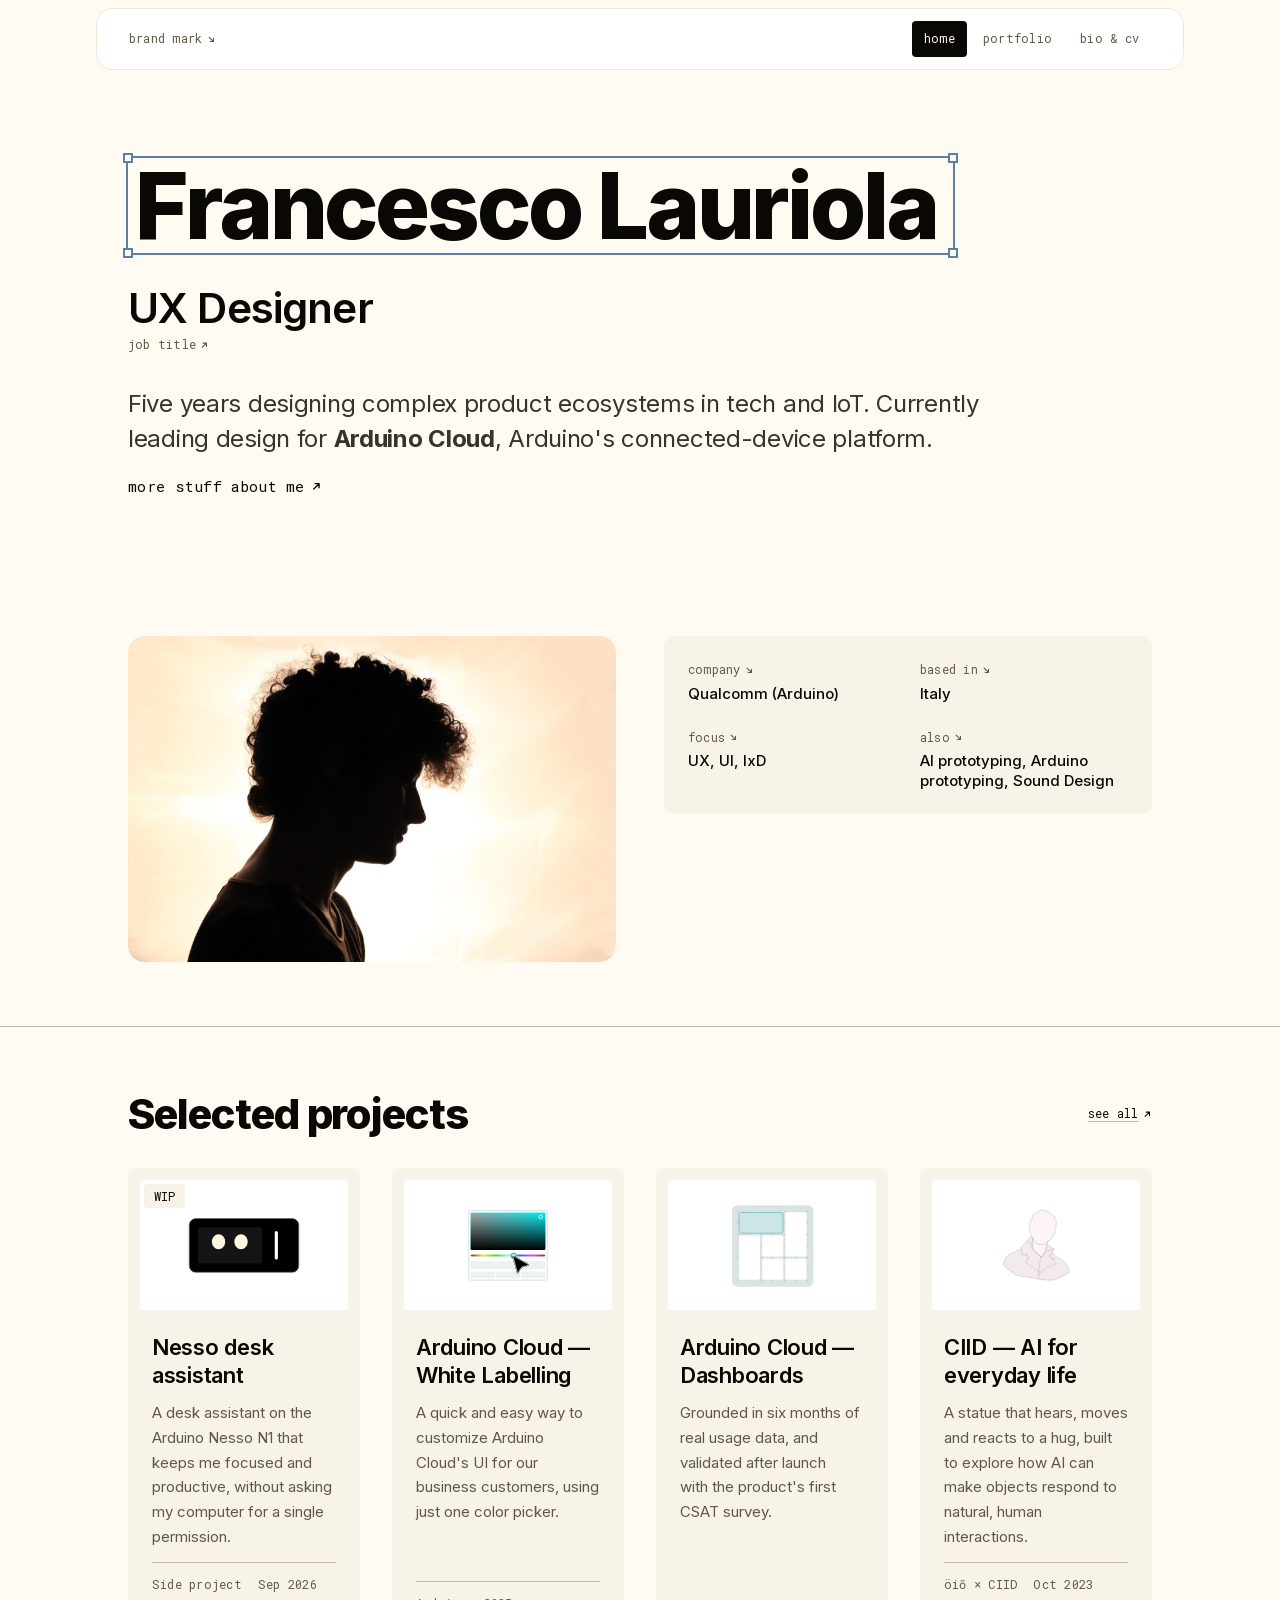
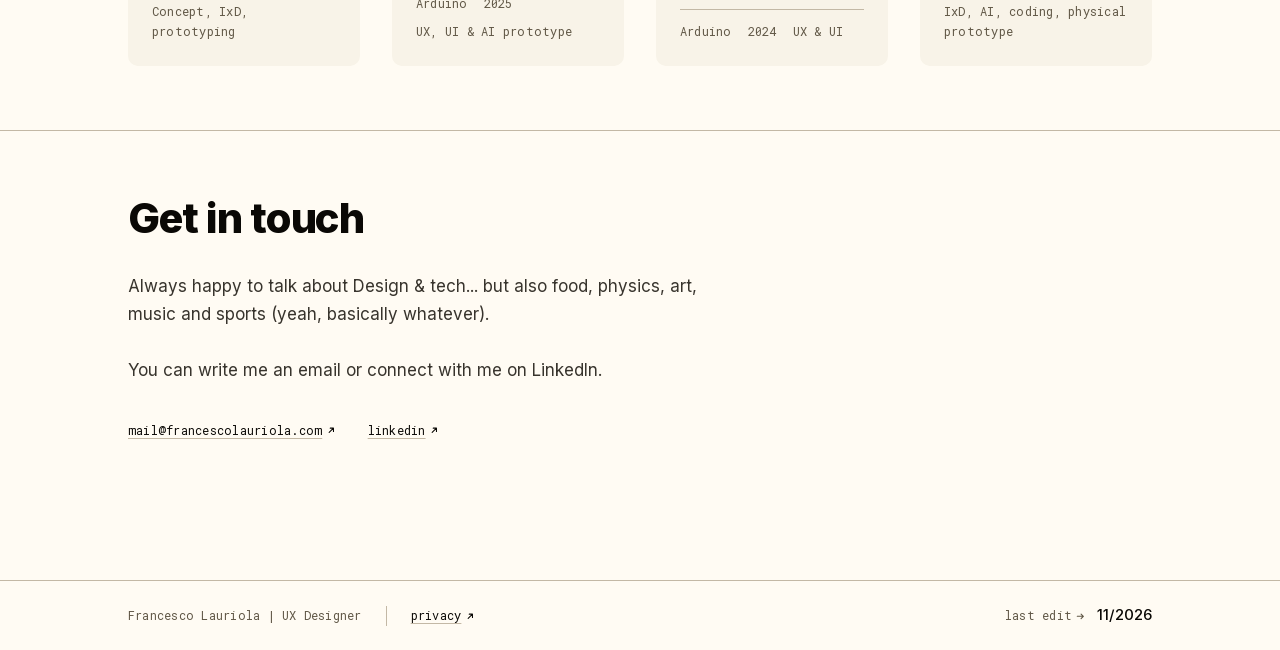
<file: index.html>
<!doctype html>
<html lang="en">
<head>
<meta charset="utf-8">
<meta name="viewport" content="width=device-width, initial-scale=1">

<title>Francesco Lauriola — UX Designer</title>
<meta name="description" content="UX Designer with five years designing complex product ecosystems in tech and IoT. Currently leading design for Arduino Cloud at Qualcomm.">
<link rel="canonical" href="https://francescolauriola.com/">

<meta property="og:type" content="website">
<meta property="og:url" content="https://francescolauriola.com/">
<meta property="og:title" content="Francesco Lauriola — UX Designer">
<meta property="og:description" content="Five years designing complex product ecosystems in tech and IoT. Currently leading design for Arduino Cloud.">
<meta property="og:image" content="https://francescolauriola.com/assets/img/portrait.jpg">
<meta name="twitter:card" content="summary_large_image">
<meta name="theme-color" content="#F8F3E8">
<meta name="theme-color" content="#0A0805" media="(prefers-color-scheme: dark)">

<!-- ?v= busts the browsers' favicon cache: bump it whenever favicon.svg changes -->
<link rel="icon" href="favicon.svg?v=2" type="image/svg+xml">
<link rel="icon" href="favicon-96.png?v=2" type="image/png" sizes="96x96">
<link rel="apple-touch-icon" href="apple-touch-icon.png?v=2">
<link rel="preload" href="assets/fonts/inter-latin.woff2" as="font" type="font/woff2" crossorigin>
<link rel="preload" href="assets/fonts/robotomono-latin.woff2" as="font" type="font/woff2" crossorigin>
<link rel="stylesheet" href="assets/css/site.css">

<!-- shared header + footer, defined once in assets/js/components.js.
     Not deferred: the custom elements must exist before the parser reaches them. -->
<script src="assets/js/site.config.js"></script>
<script src="assets/js/components.js"></script>

<script type="application/ld+json">
{
  "@context": "https://schema.org",
  "@type": "Person",
  "name": "Francesco Lauriola",
  "jobTitle": "UX Designer",
  "email": "mailto:mail@francescolauriola.com",
  "address": { "@type": "PostalAddress", "addressLocality": "Turin", "addressCountry": "IT" },
  "worksFor": { "@type": "Organization", "name": "Qualcomm (Arduino)" },
  "sameAs": [
    "https://www.linkedin.com/in/francesco-lauriola/"
  ]
}
</script>
</head>

<body data-page="home">

<a class="skip-link" href="#main">Skip to content</a>

<!-- One arrow, defined once, referenced everywhere. ↗ and ↘ are not in Inter's
     latin subset, so drawing them keeps weight and baseline consistent. -->
<svg width="0" height="0" style="position:absolute" aria-hidden="true" focusable="false">
  <symbol id="arrow" viewBox="0 0 12 12">
    <path d="M3 9 9 3M4.5 3H9v4.5" fill="none" stroke="currentColor" stroke-width="1.5"
          stroke-linecap="round" stroke-linejoin="round"/>
  </symbol>
  <!-- Lucide icons (ISC) — https://lucide.dev. The licence travels with them:
       assets/LICENSE-Lucide.txt -->
  <symbol id="i-grip" viewBox="0 0 24 24">
    <circle cx="9" cy="5" r="1.6"/><circle cx="9" cy="12" r="1.6"/><circle cx="9" cy="19" r="1.6"/>
    <circle cx="15" cy="5" r="1.6"/><circle cx="15" cy="12" r="1.6"/><circle cx="15" cy="19" r="1.6"/>
  </symbol>
  <symbol id="i-reset" viewBox="0 0 24 24">
    <path d="M3 12a9 9 0 1 0 9-9 9.75 9.75 0 0 0-6.74 2.74L3 8"/><path d="M3 3v5h5"/>
  </symbol>
</svg>

<!-- announcements for assistive tech when blocks are reordered -->
<div class="sr-only" aria-live="polite" data-announce></div>

<site-header></site-header>

<!-- Same three links for browsers with JavaScript off, where <site-header>
     stays empty. Keep in sync with the NAV array in assets/js/components.js —
     the only thing on the site that is still duplicated per page. -->
<noscript>
  <nav class="nav nav--fallback" aria-label="Main">
    <a class="nav__link" data-page="home"      href="/">home</a>
    <a class="nav__link" data-page="portfolio" href="/portfolio">portfolio</a>
    <a class="nav__link" data-page="bio"       href="/bio">bio &amp; cv</a>
  </nav>
</noscript>

<main id="main">

  <!-- Hero ------------------------------------------------------------- -->
  <section class="hero">
    <div class="container">

      <!-- The name in a selection box, as on the cover slide of the portfolio.
           Drag any handle to resize it: the name scales to fit and the page
           reflows underneath (site.js). The wrapper — not the <h1> — carries
           the handles, so the heading's accessible name stays clean.
           data-dock: the header's brand name stays out of the bar until this
           <h1> has scrolled under it (components.js); the portrait below does
           the same for the brand mark. -->
      <div class="selbox hero__name" data-selbox>
        <h1 class="display" data-dock="name">Francesco Lauriola</h1>
        <span class="selbox__handle selbox__handle--nw" data-side="-1" aria-hidden="true"></span>
        <span class="selbox__handle selbox__handle--ne" data-side="1"  aria-hidden="true"></span>
        <span class="selbox__handle selbox__handle--sw" data-side="-1" aria-hidden="true"></span>
        <button class="selbox__handle selbox__handle--se" data-side="1" type="button"
                role="slider" aria-label="Resize the name" aria-orientation="horizontal"
                aria-valuemin="0" aria-valuemax="100" aria-valuenow="100"></button>
      </div>

      <div class="meta meta--reverse">
        <span class="mono meta__label">
          job title <svg class="arrow" aria-hidden="true"><use href="#arrow"/></svg>
        </span>
        <p class="hero__role">UX Designer</p>
      </div>

      <p class="lead hero__intro">
        Five years designing complex product ecosystems in tech and IoT.
        Currently leading design for <strong>Arduino Cloud</strong>, Arduino's
        connected-device platform.
      </p>

      <a class="out out--loop hero__more" href="/bio#random-facts">
        <span>more stuff about me</span> <svg class="arrow" aria-hidden="true"><use href="#arrow"/></svg>
      </a>
    </div>
  </section>

  <!-- Portrait + facts ------------------------------------------------- -->
  <section class="section">
    <!-- Drag the portrait or the facts chip onto the other one to swap them. -->
    <div class="container split reveal" data-sortable="split">

      <figure class="portrait" data-dock="mark">
        <!-- draggable="false" + pointer-events:none in site.css § 7.6: macOS and iOS
             answer a press-and-hold on an <img> themselves (drag out, subject lift,
             save-image), which fought the reorder. The events land on the <figure>. -->
        <img src="assets/img/portrait.jpg" width="1600" height="1067" draggable="false"
             alt="Backlit profile portrait of Francesco Lauriola in silhouette against a warm amber background.">
        <button class="grip" type="button" aria-label="Move the portrait (drag, or use the arrow keys)">
          <svg aria-hidden="true"><use href="#i-grip"/></svg>
        </button>
      </figure>

      <div class="facts">
        <button class="grip" type="button" aria-label="Move the facts (drag, or use the arrow keys)">
          <svg aria-hidden="true"><use href="#i-grip"/></svg>
        </button>
        <div class="meta">
          <span class="mono meta__label">
            company <svg class="arrow arrow--down" aria-hidden="true"><use href="#arrow"/></svg>
          </span>
          <span class="meta__value">Qualcomm (Arduino)</span>
        </div>
        <div class="meta">
          <span class="mono meta__label">
            based in <svg class="arrow arrow--down" aria-hidden="true"><use href="#arrow"/></svg>
          </span>
          <span class="meta__value">Italy</span>
        </div>
        <div class="meta">
          <span class="mono meta__label">
            focus <svg class="arrow arrow--down" aria-hidden="true"><use href="#arrow"/></svg>
          </span>
          <span class="meta__value">UX, UI, IxD</span>
        </div>
        <div class="meta">
          <span class="mono meta__label">
            also <svg class="arrow arrow--down" aria-hidden="true"><use href="#arrow"/></svg>
          </span>
          <span class="meta__value">AI prototyping, Arduino prototyping, Sound Design</span>
        </div>
      </div>

    </div>
  </section>

  <!-- Selected work ---------------------------------------------------- -->
  <section class="section" id="selected-projects">
    <div class="container">

      <div class="section-head reveal">
        <div class="meta meta--reverse">
<!--        <span class="mono meta__label">
            selected work <svg class="arrow" aria-hidden="true"><use href="#arrow"/></svg>
            </span> -->
          <!-- iPhone only: Safari lets a page feel the phone move only after a
               tap, and this is the tap. covers.js shows it when it is needed,
               swaps in data-motion-then once allowed, hides it after the first
               shake. Edit the two lines of copy here, and in portfolio.html. -->
          <button class="mono meta__label trick" type="button" data-motion-ask hidden
                  data-motion-then="now shake your phone">
            <span data-motion-text>wanna see a magic trick?</span>
            <svg class="arrow arrow--up" aria-hidden="true"><use href="#arrow"/></svg>
          </button>
          <div class="h2-row">
            <h2 class="h2">Selected projects</h2>
            <button class="icon-btn" type="button" data-reset-order hidden
                    aria-label="Reset the original order" title="Reset order">
              <svg aria-hidden="true"><use href="#i-reset"/></svg>
            </button>
          </div>
        </div>
        <a class="out" href="/portfolio">
          see all <svg class="arrow" aria-hidden="true"><use href="#arrow"/></svg>
        </a>
      </div>

      <!-- Drag cards to reorder them; the reset button appears beside the title. -->
      <div class="projects projects--four reveal" data-sortable="cards">

        <!-- CARD TEMPLATE — duplicate this <article> to add a project -->
        <article class="project-card">
          <button class="grip" type="button" aria-label="Move this project (drag, or use the arrow keys)">
            <svg aria-hidden="true"><use href="#i-grip"/></svg>
          </button>
          <div class="project-card__cover" data-cover="nesso">
            <img src="assets/img/projects/Cover/Nesso.svg" width="296" height="185" loading="lazy"
                 alt="Project cover: Nesso desk assistant.">
          </div>
          <span class="mono tag tag--cover" data-tooltip="work in progress">
            <span aria-hidden="true">WIP</span><span class="sr-only">work in progress</span>
          </span>
          <div class="project-card__body">
            <h3 class="h3 project-card__title">
              <a class="project-card__link" href="/nesso-desk-assistant" draggable="false">Nesso desk assistant</a>
            </h3>
            <p class="project-card__desc">
              A desk assistant on the Arduino Nesso N1 that keeps me focused and
              productive, without asking my computer for a single permission.
            </p>
            <div class="project-card__foot">
              <div class="meta-row">
                <span class="mono">Side project</span>
                <span class="mono">Sep 2026</span>
                <span class="mono">Concept, IxD, prototyping</span>
              </div>
            </div>
          </div>
        </article>

        <article class="project-card">
          <button class="grip" type="button" aria-label="Move this project (drag, or use the arrow keys)">
            <svg aria-hidden="true"><use href="#i-grip"/></svg>
          </button>
          <div class="project-card__cover" data-cover="white-label">
            <picture>
              <source media="(prefers-color-scheme: dark)" srcset="assets/img/projects/Cover/White%20Labelling_dark.svg">
              <img src="assets/img/projects/Cover/White%20Labelling_light.svg" width="296" height="185" loading="lazy"
                   alt="Project cover: Arduino Cloud white labelling settings.">
            </picture>
          </div>
          <div class="project-card__body">
            <h3 class="h3 project-card__title">
              <a class="project-card__link" href="/white-labelling" draggable="false">Arduino Cloud — White Labelling</a>
            </h3>
            <p class="project-card__desc">
              A quick and easy way to customize Arduino Cloud's UI for our business customers,
              using just one color picker.
            </p>
            <div class="project-card__foot">
              <div class="meta-row">
                <span class="mono">Arduino</span>
                <span class="mono">2025</span>
                <span class="mono">UX, UI &amp; AI prototype</span>
              </div>
            </div>
          </div>
        </article>

        <article class="project-card">
          <button class="grip" type="button" aria-label="Move this project (drag, or use the arrow keys)">
            <svg aria-hidden="true"><use href="#i-grip"/></svg>
          </button>
          <div class="project-card__cover" data-cover="dashboards">
            <picture>
              <source media="(prefers-color-scheme: dark)" srcset="assets/img/projects/Cover/Dashboards%20improvements_dark.svg">
              <img src="assets/img/projects/Cover/Dashboards%20improvements_light.svg" width="296" height="185" loading="lazy"
                   alt="Project cover: Arduino Cloud Dashboards redesign.">
            </picture>
          </div>
          <div class="project-card__body">
            <h3 class="h3 project-card__title">
              <a class="project-card__link" href="/dashboards-redesign" draggable="false">Arduino Cloud — Dashboards</a>
            </h3>
            <p class="project-card__desc">
              Grounded in six months of real usage data, and validated after launch
              with the product's first CSAT survey.
            </p>
            <div class="project-card__foot">
              <div class="meta-row">
                <span class="mono">Arduino</span>
                <span class="mono">2024</span>
                <span class="mono">UX &amp; UI</span>
              </div>
            </div>
          </div>
        </article>

        <article class="project-card">
          <button class="grip" type="button" aria-label="Move this project (drag, or use the arrow keys)">
            <svg aria-hidden="true"><use href="#i-grip"/></svg>
          </button>
          <div class="project-card__cover" data-cover="ciid">
            <img src="assets/img/projects/Cover/CIID.svg" width="296" height="185" loading="lazy"
                 alt="Project cover: AI for everyday life, öiō × CIID workshop on Lake Como.">
          </div>
          <div class="project-card__body">
            <h3 class="h3 project-card__title">
              <a class="project-card__link" href="/ciid" draggable="false">CIID — AI for everyday life</a>
            </h3>
            <p class="project-card__desc">
              A statue that hears, moves and reacts to a hug, built to explore how AI
              can make objects respond to natural, human interactions.
            </p>
            <div class="project-card__foot">
              <div class="meta-row">
                <span class="mono">öiō × CIID</span>
                <span class="mono">Oct 2023</span>
                <span class="mono">IxD, AI, coding, physical prototype</span>
              </div>
            </div>
          </div>
        </article>

      </div>
    </div>
  </section>

  <!-- Contact ---------------------------------------------------------- -->
  <section class="section" id="get-in-touch">
    <div class="container reveal">
      <div class="section-head">
        <div class="meta meta--reverse">
          <!-- <span class="mono meta__label">
            contacts <svg class="arrow" aria-hidden="true"><use href="#arrow"/></svg>
          </span> -->
          <h2 class="h2">Get in touch</h2>
        </div>
      </div>

      <!-- Borrows from "Off the clock" on the bio page — keep the two in sync. -->
      <p class="prose">
        Always happy to talk about Design & tech... but also food, physics, art, music and sports (yeah, basically whatever).
        <br>
        <br>
        You can write me an email or connect with me on LinkedIn.
      </p>

      <div class="contact-list">
        <a class="out" href="mailto:mail@francescolauriola.com">
          mail@francescolauriola.com <svg class="arrow" aria-hidden="true"><use href="#arrow"/></svg>
        </a>
        <a class="out" href="https://www.linkedin.com/in/francesco-lauriola/" target="_blank" rel="noopener">
          linkedin <svg class="arrow" aria-hidden="true"><use href="#arrow"/></svg>
        </a>
      </div>
    </div>
  </section>

</main>

<site-footer></site-footer>

<script src="assets/js/site.js"></script>
<script src="assets/js/covers.js"></script>
</body>
</html>
</file>
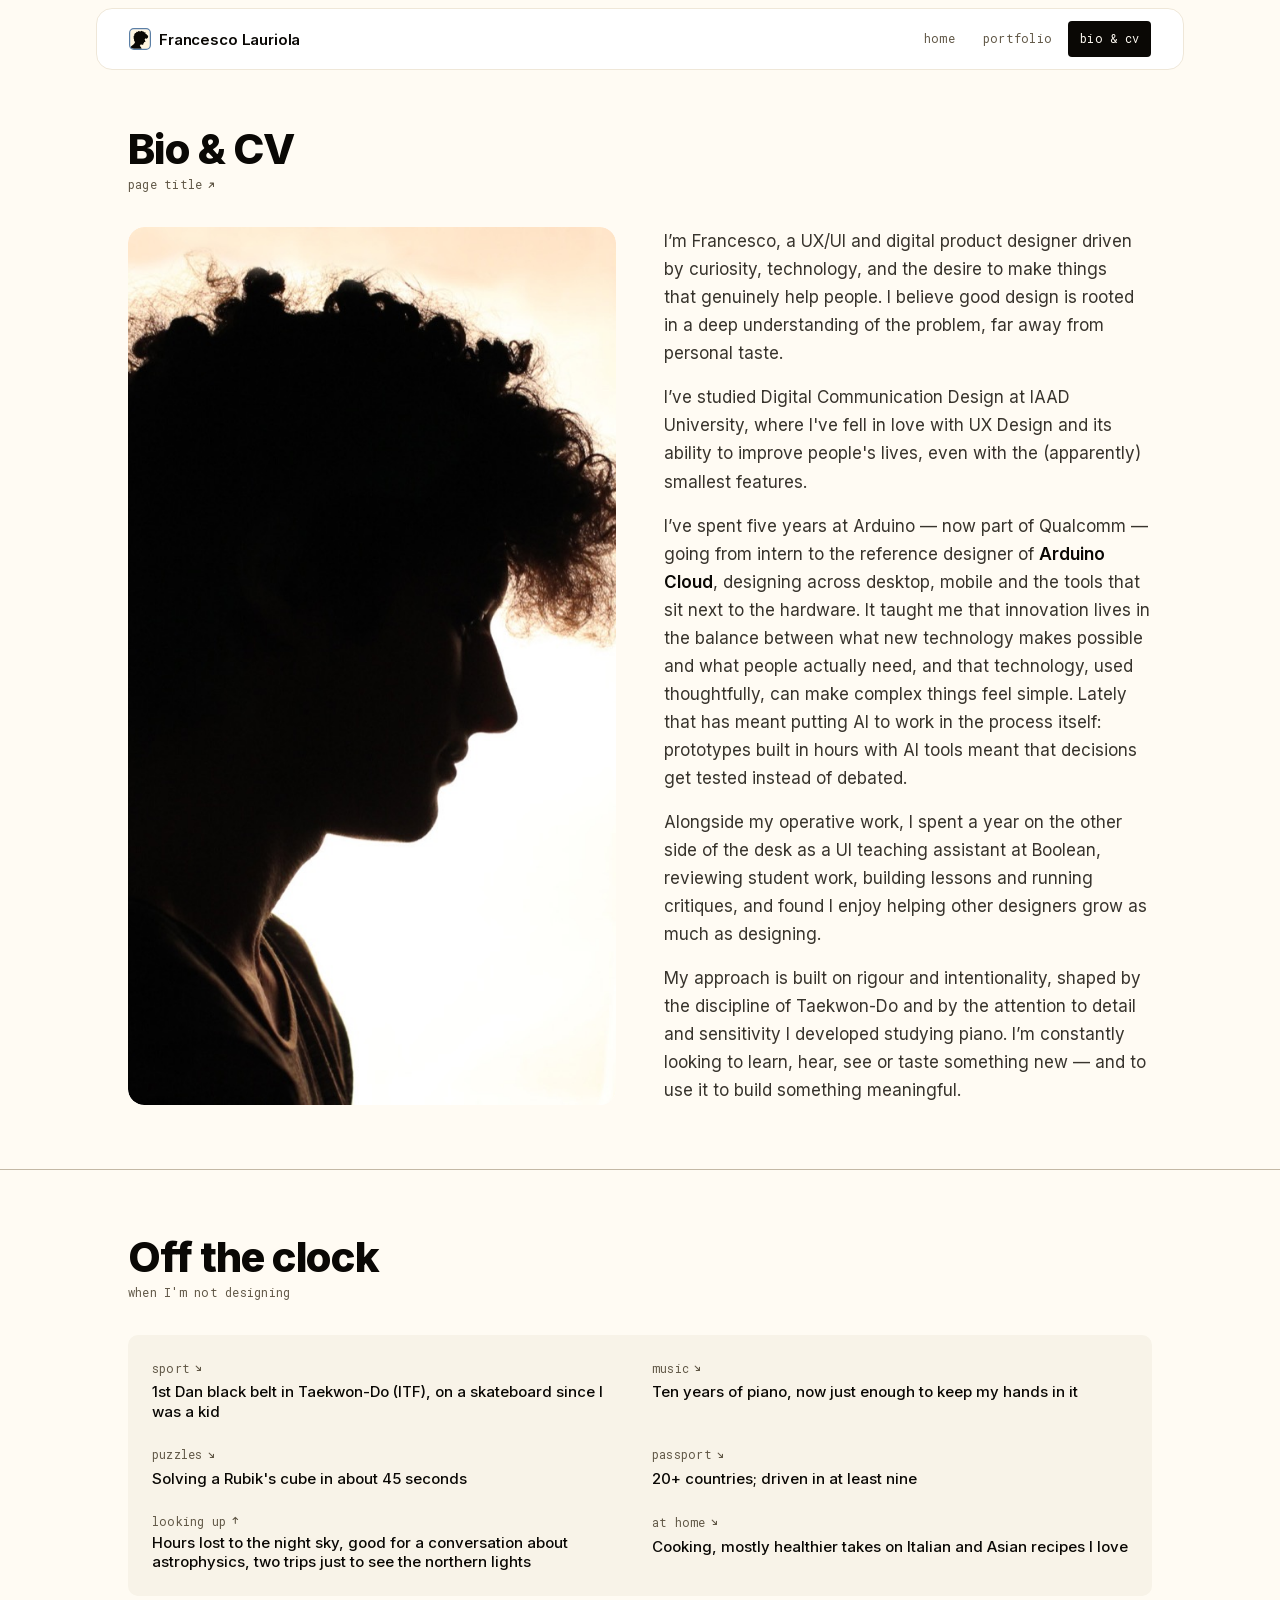
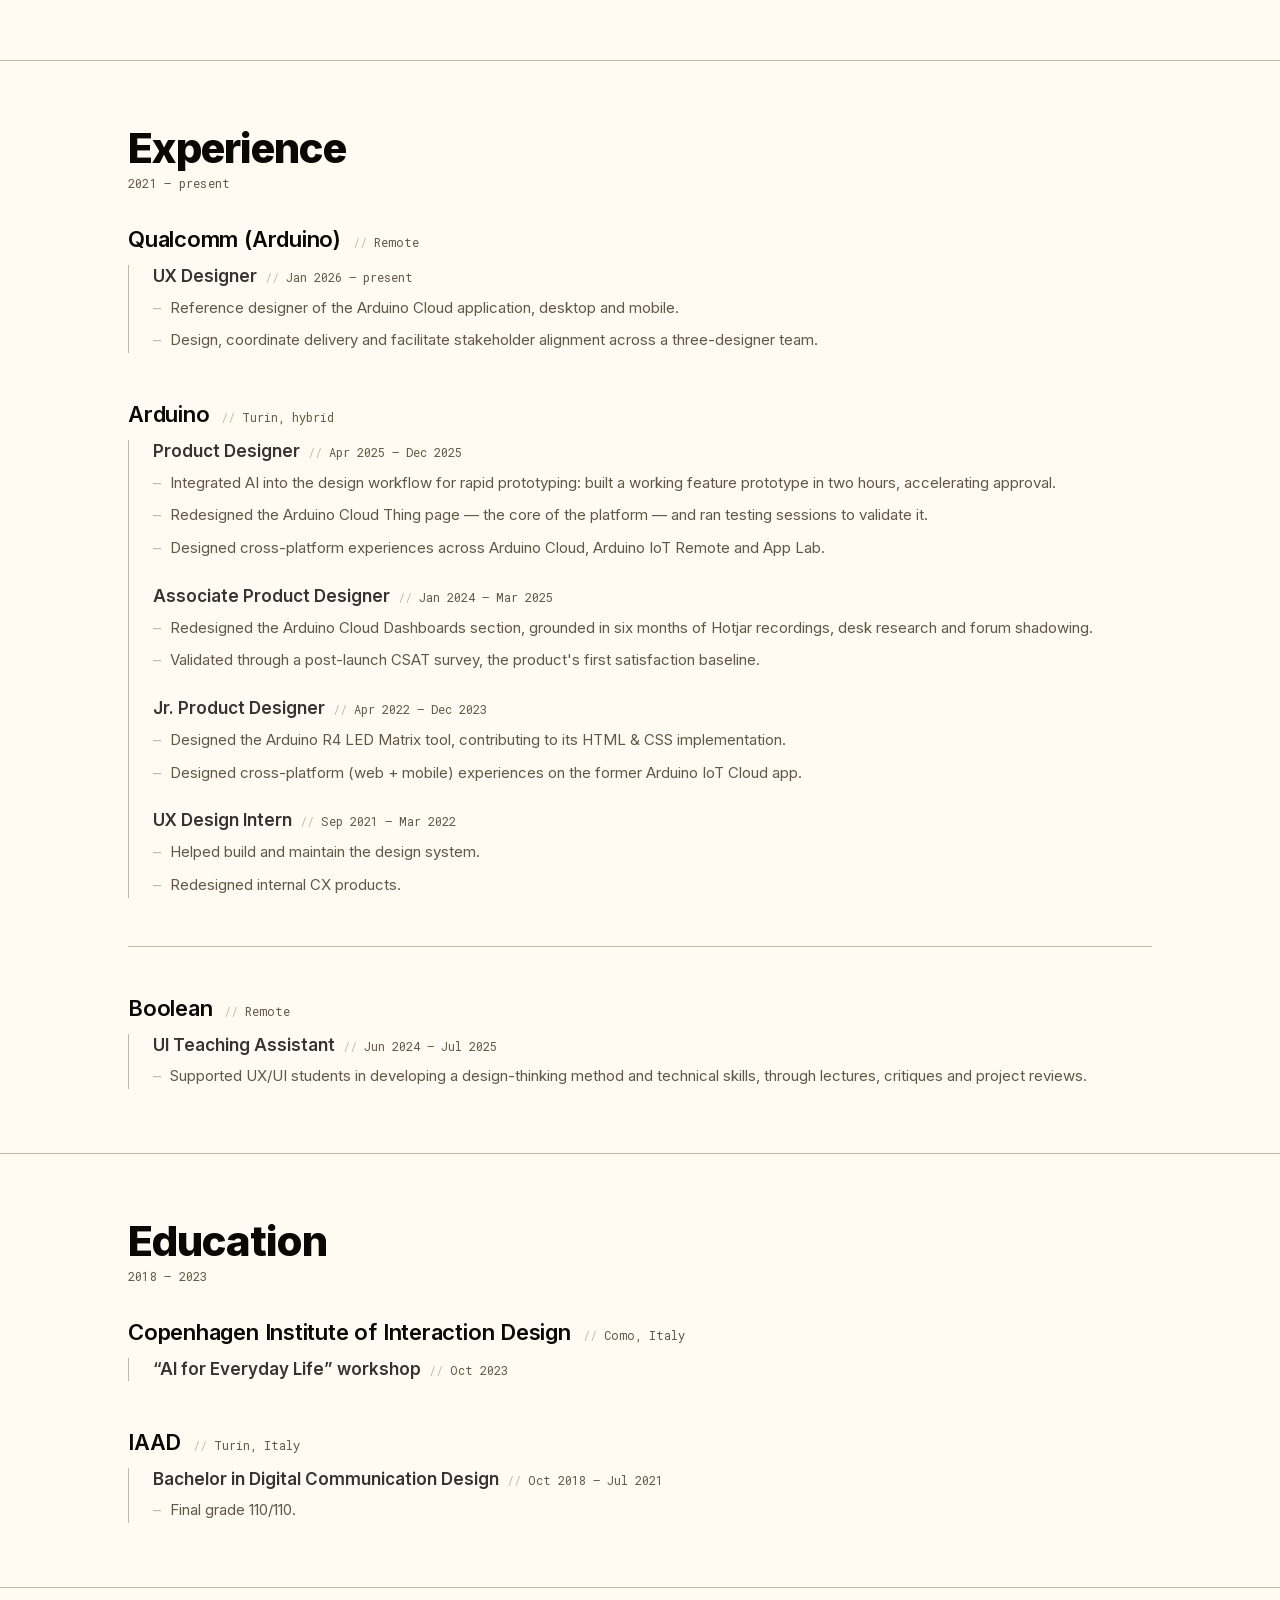
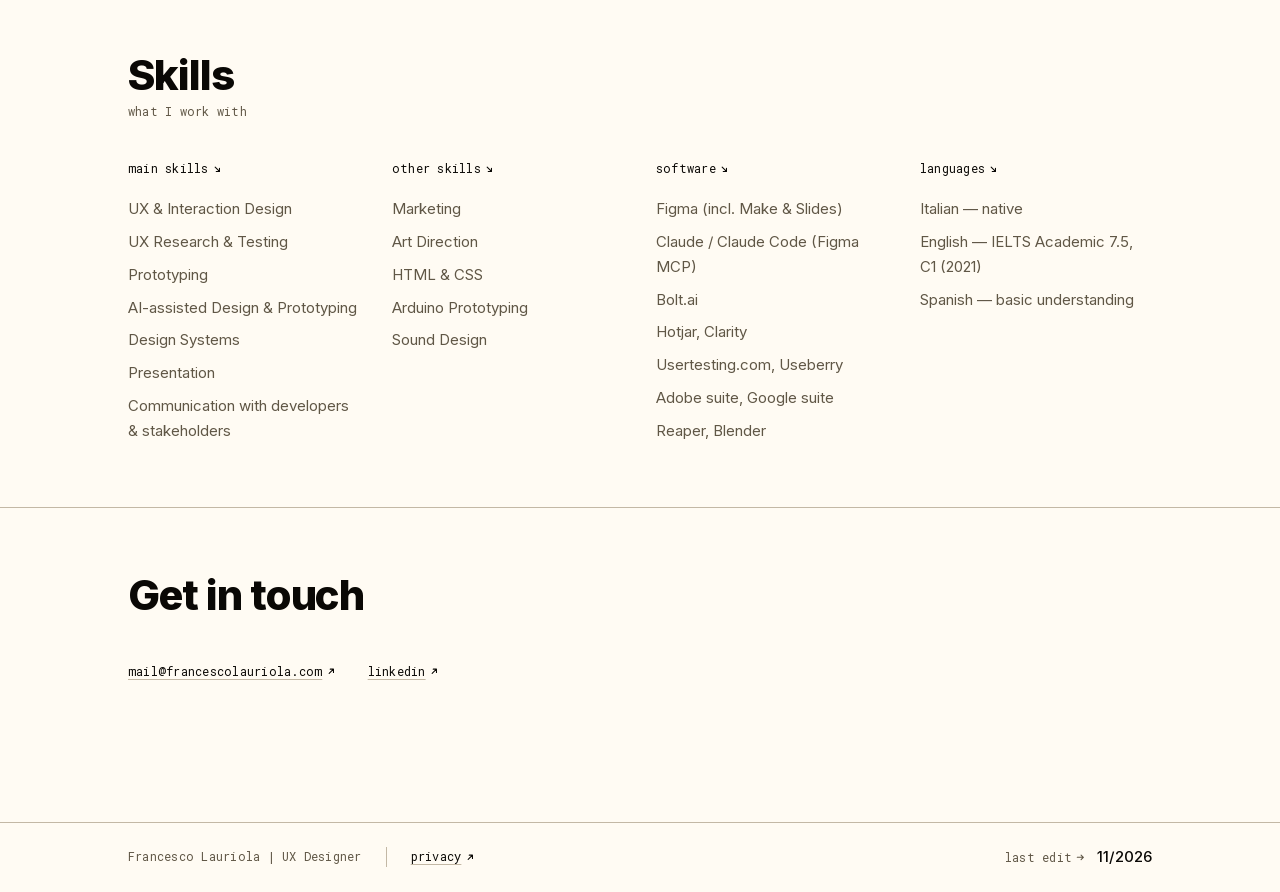
<file: bio.html>
<!doctype html>
<html lang="en">
<head>
<meta charset="utf-8">
<meta name="viewport" content="width=device-width, initial-scale=1">

<title>Bio &amp; CV — Francesco Lauriola</title>
<meta name="description" content="Francesco Lauriola — UX Designer. Five years at Arduino, now Qualcomm, leading design for Arduino Cloud.">
<link rel="canonical" href="https://francescolauriola.com/bio">

<meta property="og:type" content="profile">
<meta property="og:url" content="https://francescolauriola.com/bio">
<meta property="og:title" content="Bio &amp; CV — Francesco Lauriola">
<meta property="og:description" content="UX Designer. Five years at Arduino, now Qualcomm, leading design for Arduino Cloud.">
<meta property="og:image" content="https://francescolauriola.com/assets/img/portrait.jpg">
<meta name="twitter:card" content="summary_large_image">
<meta name="theme-color" content="#F8F3E8">
<meta name="theme-color" content="#0A0805" media="(prefers-color-scheme: dark)">

<!-- ?v= busts the browsers' favicon cache: bump it whenever favicon.svg changes -->
<link rel="icon" href="favicon.svg?v=2" type="image/svg+xml">
<link rel="icon" href="favicon-96.png?v=2" type="image/png" sizes="96x96">
<link rel="apple-touch-icon" href="apple-touch-icon.png?v=2">
<link rel="preload" href="assets/fonts/inter-latin.woff2" as="font" type="font/woff2" crossorigin>
<link rel="preload" href="assets/fonts/robotomono-latin.woff2" as="font" type="font/woff2" crossorigin>
<link rel="stylesheet" href="assets/css/site.css">

<!-- shared header + footer, defined once in assets/js/components.js.
     Not deferred: the custom elements must exist before the parser reaches them. -->
<script src="assets/js/site.config.js"></script>
<script src="assets/js/components.js"></script>
</head>

<body data-page="bio">

<a class="skip-link" href="#main">Skip to content</a>

<svg width="0" height="0" style="position:absolute" aria-hidden="true" focusable="false">
  <symbol id="arrow" viewBox="0 0 12 12">
    <path d="M3 9 9 3M4.5 3H9v4.5" fill="none" stroke="currentColor" stroke-width="1.5"
          stroke-linecap="round" stroke-linejoin="round"/>
  </symbol>
  <!-- Lucide icons (ISC) — https://lucide.dev. The licence travels with them:
       assets/LICENSE-Lucide.txt. Used by the sky's "reset position". -->
  <symbol id="i-reset" viewBox="0 0 24 24">
    <path d="M3 12a9 9 0 1 0 9-9 9.75 9.75 0 0 0-6.74 2.74L3 8"/><path d="M3 3v5h5"/>
  </symbol>
</svg>

<site-header></site-header>

<!-- Same three links for browsers with JavaScript off, where <site-header>
     stays empty. Keep in sync with the NAV array in assets/js/components.js —
     the only thing on the site that is still duplicated per page. -->
<noscript>
  <nav class="nav nav--fallback" aria-label="Main">
    <a class="nav__link" data-page="home"      href="/">home</a>
    <a class="nav__link" data-page="portfolio" href="/portfolio">portfolio</a>
    <a class="nav__link" data-page="bio"       href="/bio">bio &amp; cv</a>
  </nav>
</noscript>

<main id="main">

  <!-- Bio --------------------------------------------------------------- -->
  <section class="page-head">
    <div class="container">
      <div class="meta meta--reverse">
        <span class="mono meta__label">
          page title <svg class="arrow" aria-hidden="true"><use href="#arrow"/></svg>
        </span>
        <h1 class="h2">Bio &amp; CV</h1>
      </div>
    </div>
  </section>

  <section class="section" style="padding-top:0;border-top:0">
    <div class="container split split--even">

      <figure class="portrait portrait--fill">
        <img src="assets/img/portrait.jpg" width="1600" height="1067"
             alt="Backlit profile portrait of Francesco Lauriola in silhouette against a warm amber background.">
      </figure>

      <!-- First-person draft, written from the facts in the CV. Edit freely —
           this is the one place on the site that should sound like you. -->
      <div class="prose">
        <p>
          I’m Francesco, a UX/UI and digital product designer driven by curiosity, technology,
          and the desire to make things that genuinely help people. I believe good design is
          rooted in a deep understanding of the problem, far away from personal taste.
        </p>
        <p>
          I’ve studied Digital Communication Design at IAAD University, where I've fell in love with UX Design
          and its ability to improve people's lives, even with the (apparently) smallest features.
        </p>
        <p>
          I’ve spent five years at Arduino — now part of Qualcomm — going from intern to the
          reference designer of <strong>Arduino Cloud</strong>, designing across desktop, mobile
          and the tools that sit next to the hardware. It taught me that innovation lives in the
          balance between what new technology makes possible and what people actually need, and
          that technology, used thoughtfully, can make complex things feel simple. Lately that
          has meant putting AI to work in the process itself: prototypes built in hours with
          AI tools meant that decisions get tested instead of debated.
        </p>
        <p>
          Alongside my operative work, I spent a year on the other side of the desk as a UI teaching assistant at Boolean,
          reviewing student work, building lessons and running critiques, and found I enjoy
          helping other designers grow as much as designing.
        </p>
        <p>
          My approach is built on rigour and intentionality, shaped by the discipline of
          Taekwon-Do and by the attention to detail and sensitivity I developed studying piano.
          I’m constantly looking to learn, hear, see or taste something new — and to use it to
          build something meaningful.
        </p>
        <!-- CV DOWNLOAD — commented out, not deleted: the PDF is not in this repository.
             Drop a copy you are happy to publish at
             assets/docs/Francesco-Lauriola-CV-2026.pdf and uncomment this block.
        <div class="contact-list">
          <a class="btn" href="assets/docs/Francesco-Lauriola-CV-2026.pdf" download>
            download the CV (PDF) <svg class="arrow arrow--down" aria-hidden="true"><use href="#arrow"/></svg>
          </a>
        </div>
        -->
      </div>

    </div>
  </section>

  <!-- Off the clock ----------------------------------------------------- -->
  <!-- The facts chip from the home page, reused: flat surface, one mono
       label per fact. No new CSS — .facts and .meta already do all of it.
       id: the home page's "more stuff about me" link lands here. -->
  <section class="section" id="random-facts">
    <div class="container reveal">

      <div class="section-head">
        <div class="meta meta--reverse">
          <span class="mono meta__label">
            when I'm not designing <!-- <svg class="arrow" aria-hidden="true"><use href="#arrow"/></svg> -->
          </span>
          <h2 class="h2">Off the clock</h2>
        </div>
      </div>

      <div class="facts">
        <div class="meta">
          <span class="mono meta__label">
            sport <svg class="arrow arrow--down" aria-hidden="true"><use href="#arrow"/></svg>
          </span>
          <span class="meta__value">1st Dan black belt in Taekwon-Do (ITF), on a skateboard since I was a kid</span>
        </div>
        <div class="meta">
          <span class="mono meta__label">
            music <svg class="arrow arrow--down" aria-hidden="true"><use href="#arrow"/></svg>
          </span>
          <span class="meta__value">Ten years of piano, now just enough to keep my hands in it</span>
        </div>
        <div class="meta">
          <span class="mono meta__label">
            puzzles <svg class="arrow arrow--down" aria-hidden="true"><use href="#arrow"/></svg>
          </span>
          <span class="meta__value">Solving a Rubik's cube in about 45 seconds</span>
        </div>
        <div class="meta">
          <span class="mono meta__label">
            passport <svg class="arrow arrow--down" aria-hidden="true"><use href="#arrow"/></svg>
          </span>
          <span class="meta__value">20+ countries; driven in at least nine</span>
        </div>
        <div class="meta">
          <!-- Easter egg: the sky over my hometown (assets/js/sky.js). A label
               that is a button, like the magic trick on the home; the arrow
               is the hint — every other one here points down. The second line
               of copy, phones only, is data-sky-then. -->
          <button class="mono meta__label lookup" type="button" data-sky-ask
                  data-sky-then="now hold your phone up to the sky">
            <span data-sky-text>looking up</span>
            <svg class="arrow arrow--up" aria-hidden="true"><use href="#arrow"/></svg>
          </button>
          <span class="meta__value">Hours lost to the night sky, good for a conversation about astrophysics, two trips just to see the northern lights</span>
        </div>
        <div class="meta">
          <span class="mono meta__label">
            at home <svg class="arrow arrow--down" aria-hidden="true"><use href="#arrow"/></svg>
          </span>
          <span class="meta__value">Cooking, mostly healthier takes on Italian and Asian recipes I love</span>
        </div>
      </div>

    </div>
  </section>

  <!-- verbatim:start ----------------------------------------------------
       Everything down to verbatim:end is HISTORY: job titles as they were held,
       employers, dates and places. The sync helper skips this block, so a
       change to the current role or city in site.config.js can never rewrite the
       past. Edit it by hand, or not at all.

       Grouped by organisation, following the 2026 CV: one organisation line,
       then every role held there hanging off a single hairline. -->

  <!-- Experience -------------------------------------------------------- -->
  <section class="section" id="experience">
    <div class="container reveal">

      <div class="section-head">
        <div class="meta meta--reverse">
          <span class="mono meta__label">
            2021 – present <!-- <svg class="arrow" aria-hidden="true"><use href="#arrow"/></svg> -->
          </span>
          <h2 class="h2">Experience</h2>
        </div>
      </div>

      <section class="cv-org">
        <header class="cv-org__head">
          <h3 class="cv-org__name">Qualcomm (Arduino)</h3>
          <span class="cv-org__where">Remote</span>
        </header>
        <div class="cv-org__roles">
          <article>
            <div class="cv-role__head">
              <h4 class="cv-role__title">UX Designer</h4>
              <span class="cv-role__when">Jan 2026 — present</span>
            </div>
            <ul class="cv-role__list">
              <li>Reference designer of the Arduino Cloud application, desktop and mobile.</li>
              <li>Design, coordinate delivery and facilitate stakeholder alignment across a three-designer team.</li>
            </ul>
          </article>
        </div>
      </section>

      <section class="cv-org">
        <header class="cv-org__head">
          <h3 class="cv-org__name">Arduino</h3>
          <span class="cv-org__where">Turin, hybrid</span>
        </header>
        <div class="cv-org__roles">
          <article>
            <div class="cv-role__head">
              <h4 class="cv-role__title">Product Designer</h4>
              <span class="cv-role__when">Apr 2025 — Dec 2025</span>
            </div>
            <ul class="cv-role__list">
              <li>Integrated AI into the design workflow for rapid prototyping: built a working feature prototype in two hours, accelerating approval.</li>
              <li>Redesigned the Arduino Cloud Thing page — the core of the platform — and ran testing sessions to validate it.</li>
              <li>Designed cross-platform experiences across Arduino Cloud, Arduino IoT Remote and App Lab.</li>
            </ul>
          </article>
          <article>
            <div class="cv-role__head">
              <h4 class="cv-role__title">Associate Product Designer</h4>
              <span class="cv-role__when">Jan 2024 — Mar 2025</span>
            </div>
            <ul class="cv-role__list">
              <li>Redesigned the Arduino Cloud Dashboards section, grounded in six months of Hotjar recordings, desk research and forum shadowing.</li>
              <li>Validated through a post-launch CSAT survey, the product's first satisfaction baseline.</li>
            </ul>
          </article>
          <article>
            <div class="cv-role__head">
              <h4 class="cv-role__title">Jr. Product Designer</h4>
              <span class="cv-role__when">Apr 2022 — Dec 2023</span>
            </div>
            <ul class="cv-role__list">
              <li>Designed the Arduino R4 LED Matrix tool, contributing to its HTML &amp; CSS implementation.</li>
              <li>Designed cross-platform (web + mobile) experiences on the former Arduino IoT Cloud app.</li>
            </ul>
          </article>
          <article>
            <div class="cv-role__head">
              <h4 class="cv-role__title">UX Design Intern</h4>
              <span class="cv-role__when">Sep 2021 — Mar 2022</span>
            </div>
            <ul class="cv-role__list">
              <li>Helped build and maintain the design system.</li>
              <li>Redesigned internal CX products.</li>
            </ul>
          </article>
        </div>
      </section>

      <!-- data-rule-before draws the one horizontal rule in this section.
           Boolean is not simply the next employer: it is teaching rather than
           product work, and it ran in parallel with the Arduino years rather
           than after them. -->
      <section class="cv-org" data-rule-before>
        <header class="cv-org__head">
          <h3 class="cv-org__name">Boolean</h3>
          <span class="cv-org__where">Remote</span>
        </header>
        <div class="cv-org__roles">
          <article>
            <div class="cv-role__head">
              <h4 class="cv-role__title">UI Teaching Assistant</h4>
              <span class="cv-role__when">Jun 2024 — Jul 2025</span>
            </div>
            <ul class="cv-role__list">
              <li>Supported UX/UI students in developing a design-thinking method and technical skills, through lectures, critiques and project reviews.</li>
            </ul>
          </article>
        </div>
      </section>

    </div>
  </section>

  <!-- Education --------------------------------------------------------- -->
  <section class="section" id="education">
    <div class="container reveal">

      <div class="section-head">
        <div class="meta meta--reverse">
          <span class="mono meta__label">
            2018 – 2023 <!-- <svg class="arrow" aria-hidden="true"><use href="#arrow"/></svg> -->
          </span>
          <h2 class="h2">Education</h2>
        </div>
      </div>

      <section class="cv-org">
        <header class="cv-org__head">
          <h3 class="cv-org__name">Copenhagen Institute of Interaction Design</h3>
          <span class="cv-org__where">Como, Italy</span>
        </header>
        <div class="cv-org__roles">
          <article>
            <div class="cv-role__head">
              <h4 class="cv-role__title">“AI for Everyday Life” workshop</h4>
              <span class="cv-role__when">Oct 2023</span>
            </div>
          </article>
        </div>
      </section>

      <section class="cv-org">
        <header class="cv-org__head">
          <h3 class="cv-org__name">IAAD</h3>
          <span class="cv-org__where">Turin, Italy</span>
        </header>
        <div class="cv-org__roles">
          <article>
            <div class="cv-role__head">
              <h4 class="cv-role__title">Bachelor in Digital Communication Design</h4>
              <span class="cv-role__when">Oct 2018 — Jul 2021</span>
            </div>
            <ul class="cv-role__list">
              <li>Final grade 110/110.</li>
            </ul>
          </article>
        </div>
      </section>

    </div>
  </section>

  <!-- verbatim:end -->

  <!-- Skills ------------------------------------------------------------ -->
  <section class="section" id="skills">
    <div class="container reveal">

      <div class="section-head">
        <div class="meta meta--reverse">
          <span class="mono meta__label">
            what I work with <!-- <svg class="arrow" aria-hidden="true"><use href="#arrow"/></svg> -->
          </span>
          <h2 class="h2">Skills</h2>
        </div>
      </div>

      <div class="skill-cols">
        <div>
          <span class="mono meta__label">main skills <svg class="arrow arrow--down" aria-hidden="true"><use href="#arrow"/></svg></span>
          <ul class="skill-list">
            <li>UX &amp; Interaction Design</li>
            <li>UX Research &amp; Testing</li>
            <li>Prototyping</li>
            <li>AI-assisted Design &amp; Prototyping</li>
            <li>Design Systems</li>
            <li>Presentation</li>
            <li>Communication with developers &amp; stakeholders</li>
          </ul>
        </div>
        <div>
          <span class="mono meta__label">other skills <svg class="arrow arrow--down" aria-hidden="true"><use href="#arrow"/></svg></span>
          <ul class="skill-list">
            <li>Marketing</li>
            <li>Art Direction</li>
            <li>HTML &amp; CSS</li>
            <li>Arduino Prototyping</li>
            <li>Sound Design</li>
          </ul>
        </div>
        <div>
          <span class="mono meta__label">software <svg class="arrow arrow--down" aria-hidden="true"><use href="#arrow"/></svg></span>
          <ul class="skill-list">
            <li>Figma (incl. Make &amp; Slides)</li>
            <li>Claude / Claude Code (Figma MCP)</li>
            <li>Bolt.ai</li>
            <li>Hotjar, Clarity</li>
            <li>Usertesting.com, Useberry</li>
            <li>Adobe suite, Google suite</li>
            <li>Reaper, Blender</li>
          </ul>
        </div>
        <div>
          <span class="mono meta__label">languages <svg class="arrow arrow--down" aria-hidden="true"><use href="#arrow"/></svg></span>
          <ul class="skill-list">
            <li>Italian — native</li>
            <li>English — IELTS Academic 7.5, C1 (2021)</li>
            <li>Spanish — basic understanding</li>
          </ul>
        </div>
      </div>

    </div>
  </section>

  <!-- Contact ----------------------------------------------------------- -->
  <section class="section" id="get-in-touch">
    <div class="container reveal">
      <div class="section-head">
        <div class="meta meta--reverse">
          <!-- <span class="mono meta__label">
            contacts <svg class="arrow" aria-hidden="true"><use href="#arrow"/></svg>
          </span> -->
          <h2 class="h2">Get in touch</h2>
        </div>
      </div>

      <div class="contact-list">
        <a class="out" href="mailto:mail@francescolauriola.com">
          mail@francescolauriola.com <svg class="arrow" aria-hidden="true"><use href="#arrow"/></svg>
        </a>
        <a class="out" href="https://www.linkedin.com/in/francesco-lauriola/" target="_blank" rel="noopener">
          linkedin <svg class="arrow" aria-hidden="true"><use href="#arrow"/></svg>
        </a>
      </div>
    </div>
  </section>

</main>

<site-footer></site-footer>

<!-- The sky behind "looking up": hidden until the tap. Styles: site.css § 7.29. -->
<div class="sky" data-sky hidden role="dialog" aria-label="The sky over my hometown, right now">
  <canvas class="sky__canvas" aria-hidden="true"></canvas>
  <div class="sky__hud">
    <div class="meta">
      <span class="mono meta__label">
        the sky over my hometown <svg class="arrow arrow--down" aria-hidden="true"><use href="#arrow"/></svg>
      </span>
      <span class="meta__value" data-sky-time></span>
      <span class="mono sky__note" data-sky-note hidden>the sun is up: you'd see none of this</span>
      <button class="mono sky__credits-open" type="button" data-sky-credits-open aria-haspopup="dialog">credits</button>
    </div>
    <button class="mono sky__close" type="button" data-sky-close>
      close <svg viewBox="0 0 12 12" aria-hidden="true"><path d="M2.5 2.5l7 7M9.5 2.5l-7 7" stroke-linecap="round"/></svg>
    </button>
  </div>
  <!-- Where you are looking: two metadata pairs, value above, label below
       pointing up at it — the hero's "job title ↗" pattern. -->
  <div class="sky__foot">
    <div class="sky__readout">
      <div class="meta meta--reverse">
        <span class="mono meta__label">facing <svg class="arrow" aria-hidden="true"><use href="#arrow"/></svg></span>
        <span class="meta__value" data-sky-heading>–</span>
      </div>
      <div class="meta meta--reverse">
        <span class="mono meta__label">altitude <svg class="arrow" aria-hidden="true"><use href="#arrow"/></svg></span>
        <span class="meta__value" data-sky-alt>–</span>
      </div>
    </div>
    <p class="mono sky__hint" data-sky-hint hidden></p>
    <!-- after a finger drag on the phone: give the view back to the phone.
         Same reset icon as the home's reset-order button (#i-reset, above). -->
    <button class="mono sky__reset" type="button" data-sky-reset hidden>
      <svg aria-hidden="true"><use href="#i-reset"/></svg>
      reset position
    </button>
  </div>
  <pre class="sky__debug" data-sky-debug hidden></pre>

  <!-- Credits, shown where the material is: the constellation figures are
       CC BY 3.0, which wants a visible attribution, the licence link and a note
       of what was changed. The rest is courtesy. Fonts (OFL) and the reset icon
       (ISC) only ask for their licence text to travel with the files — it does,
       in assets/fonts/OFL-*.txt and assets/LICENSE-Lucide.txt — so they are not
       listed here. Keep in step with the sources in assets/js/sky-data.js. -->
  <div class="sky__credits" data-sky-credits hidden role="dialog" aria-modal="true" aria-labelledby="sky-credits-title">
    <div class="sky__credits-card">
      <div class="sky__credits-head">
        <h2 class="sky__credits-title" id="sky-credits-title">Credits</h2>
        <button class="mono sky__close" type="button" data-sky-credits-close>
          close <svg viewBox="0 0 12 12" aria-hidden="true"><path d="M2.5 2.5l7 7M9.5 2.5l-7 7" stroke-linecap="round"/></svg>
        </button>
      </div>

      <div class="meta">
        <span class="mono meta__label">stars <svg class="arrow arrow--down" aria-hidden="true"><use href="#arrow"/></svg></span>
        <p class="sky__credit">Positions and brightness from
          <a class="link" href="https://cdsarc.cds.unistra.fr/viz-bin/cat/V/137D" target="_blank" rel="noopener">XHIP</a>,
          an extended Hipparcos compilation (Anderson &amp; Francis, 2012), via the
          <a class="link" href="https://doi.org/10.26093/cds/vizier" target="_blank" rel="noopener">VizieR</a>
          catalogue access tool, CDS, Strasbourg, France.</p>
      </div>

      <div class="meta">
        <span class="mono meta__label">constellation figures <svg class="arrow arrow--down" aria-hidden="true"><use href="#arrow"/></svg></span>
        <p class="sky__credit">Alan MacRobert's patterns from the
          <a class="link" href="https://web.archive.org/web/20200107091323/https://www.iau.org/public/themes/constellations/" target="_blank" rel="noopener">IAU constellation charts</a>,
          made with Sky &amp; Telescope magazine (Roger Sinnott &amp; Rick Fienberg),
          <a class="link" href="https://creativecommons.org/licenses/by/3.0/" target="_blank" rel="noopener">CC BY 3.0</a>.
          Lines adapted by Olaf Frohn; here reduced to the stars down to magnitude 5.</p>
      </div>

      <div class="meta">
        <span class="mono meta__label">star data <svg class="arrow arrow--down" aria-hidden="true"><use href="#arrow"/></svg></span>
        <p class="sky__credit"><a class="link" href="https://github.com/ofrohn/d3-celestial" target="_blank" rel="noopener">d3-celestial</a>
          by Olaf Frohn, BSD 3-Clause licence — filtered and reshaped for this page;
          the full notice is in the data file.</p>
      </div>

      <div class="meta">
        <span class="mono meta__label">sun, moon, planets <svg class="arrow arrow--down" aria-hidden="true"><use href="#arrow"/></svg></span>
        <p class="sky__credit">Worked out on your device with
          <a class="link" href="https://ssd.jpl.nasa.gov/planets/approx_pos.html" target="_blank" rel="noopener">JPL's approximate planetary elements</a>
          (E. M. Standish) and
          <a class="link" href="https://stjarnhimlen.se/comp/ppcomp.html" target="_blank" rel="noopener">Paul Schlyter's method</a> for the moon.</p>
      </div>
    </div>
  </div>
</div>

<script src="assets/js/site.js"></script>
<script src="assets/js/sky-data.js"></script>
<script src="assets/js/sky-astro.js"></script>
<script src="assets/js/sky.js"></script>
</body>
</html>
</file>
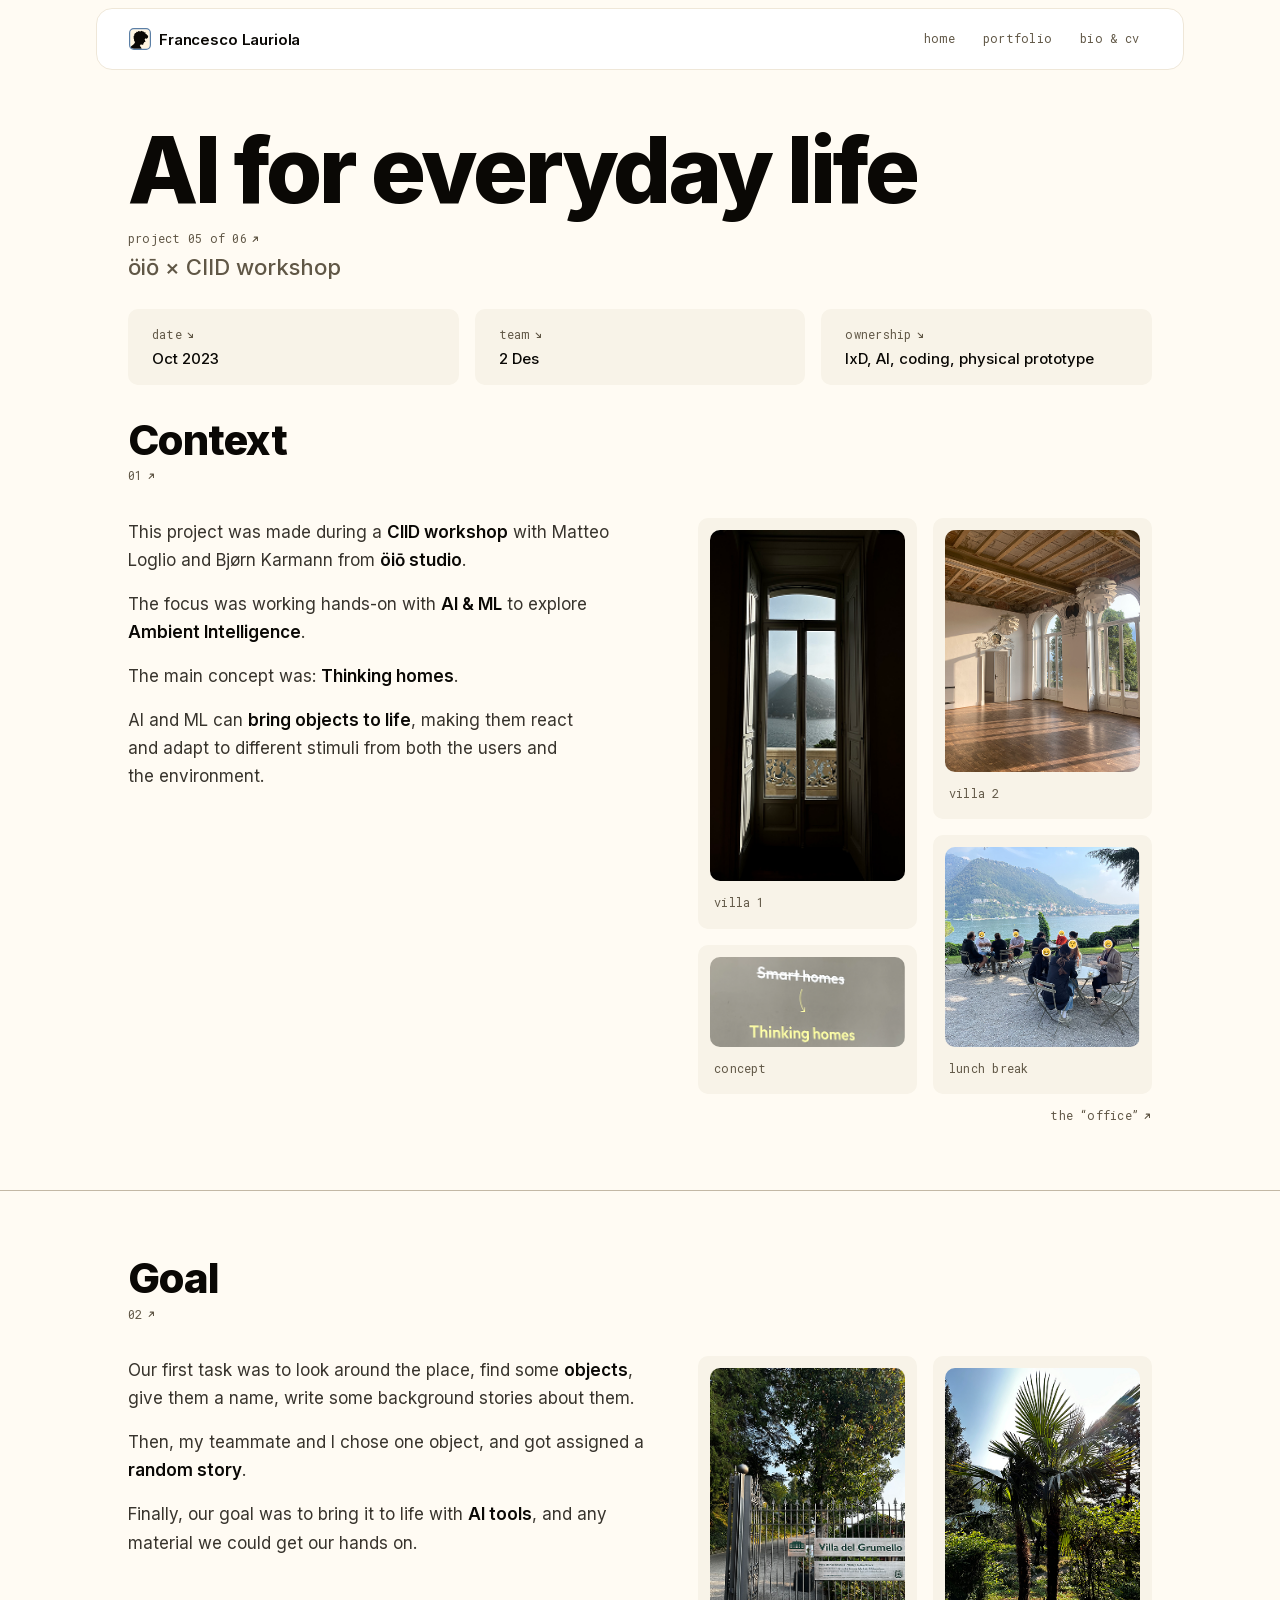
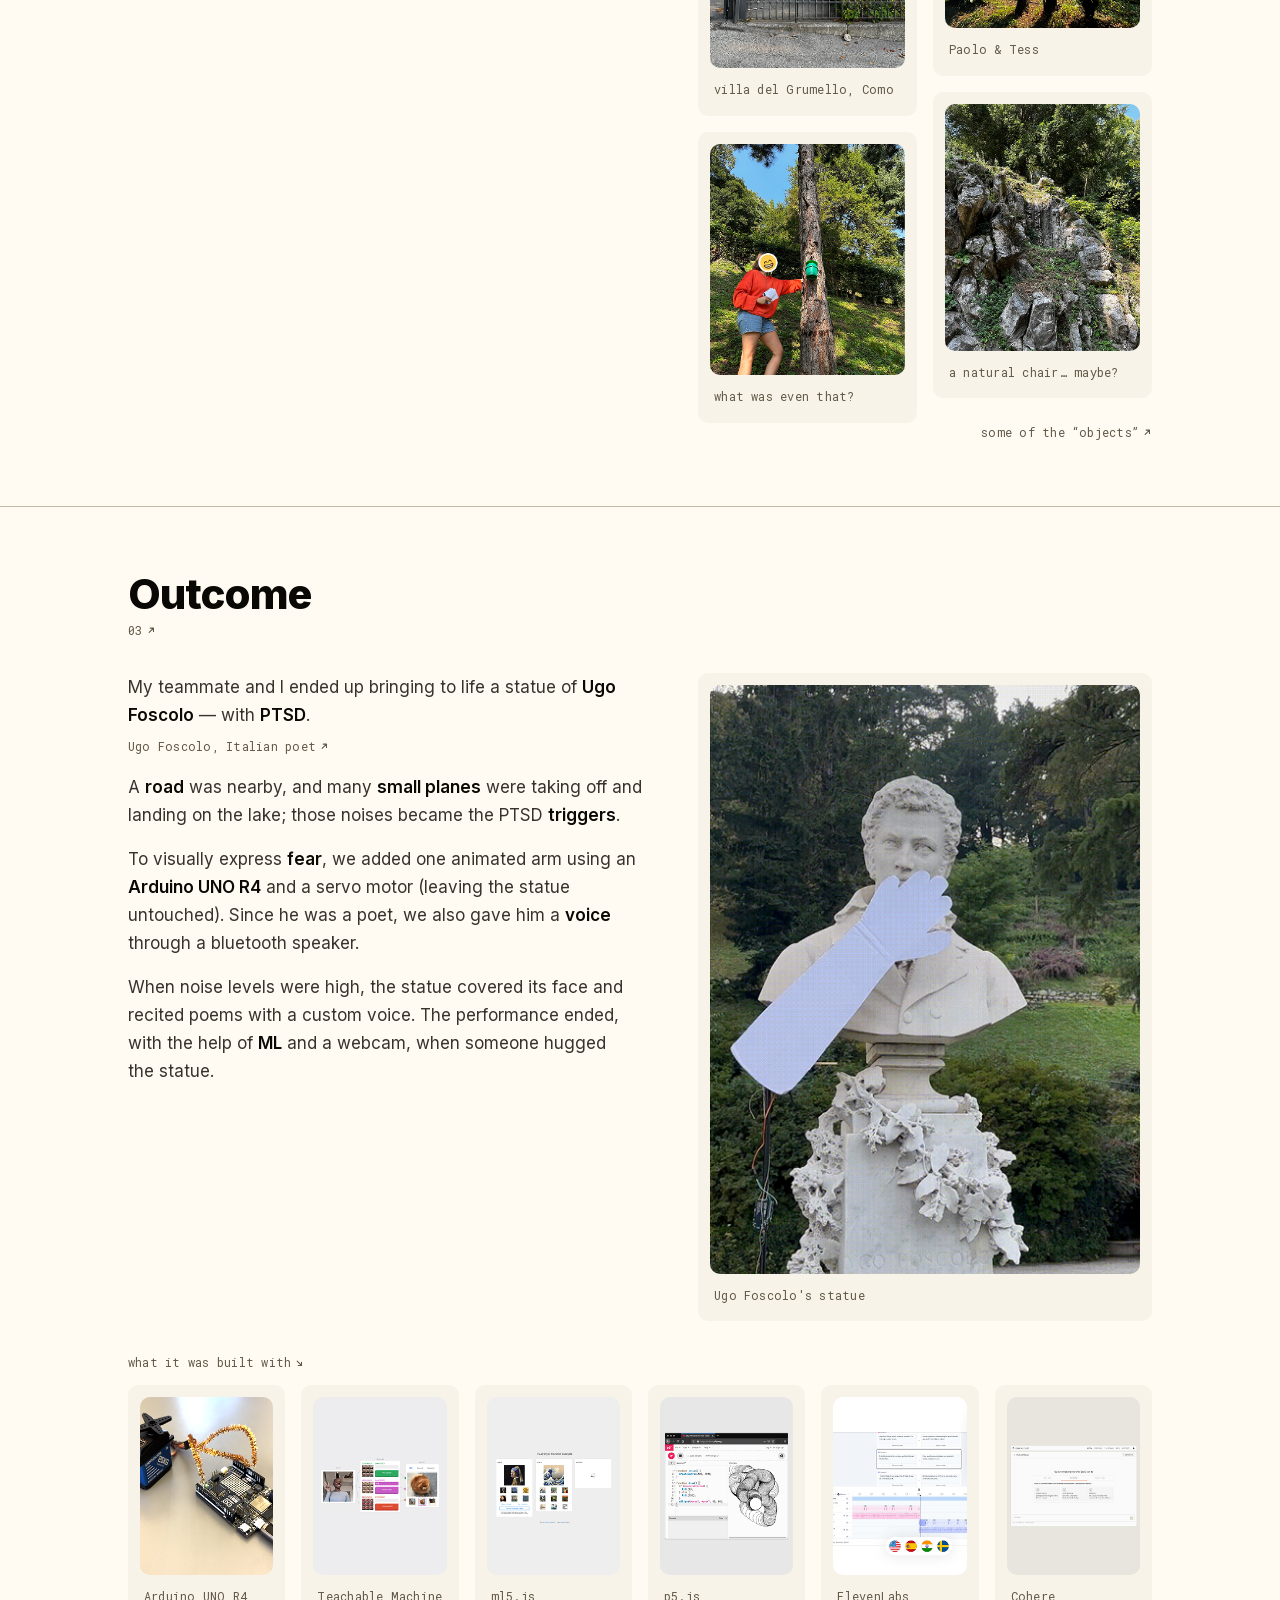
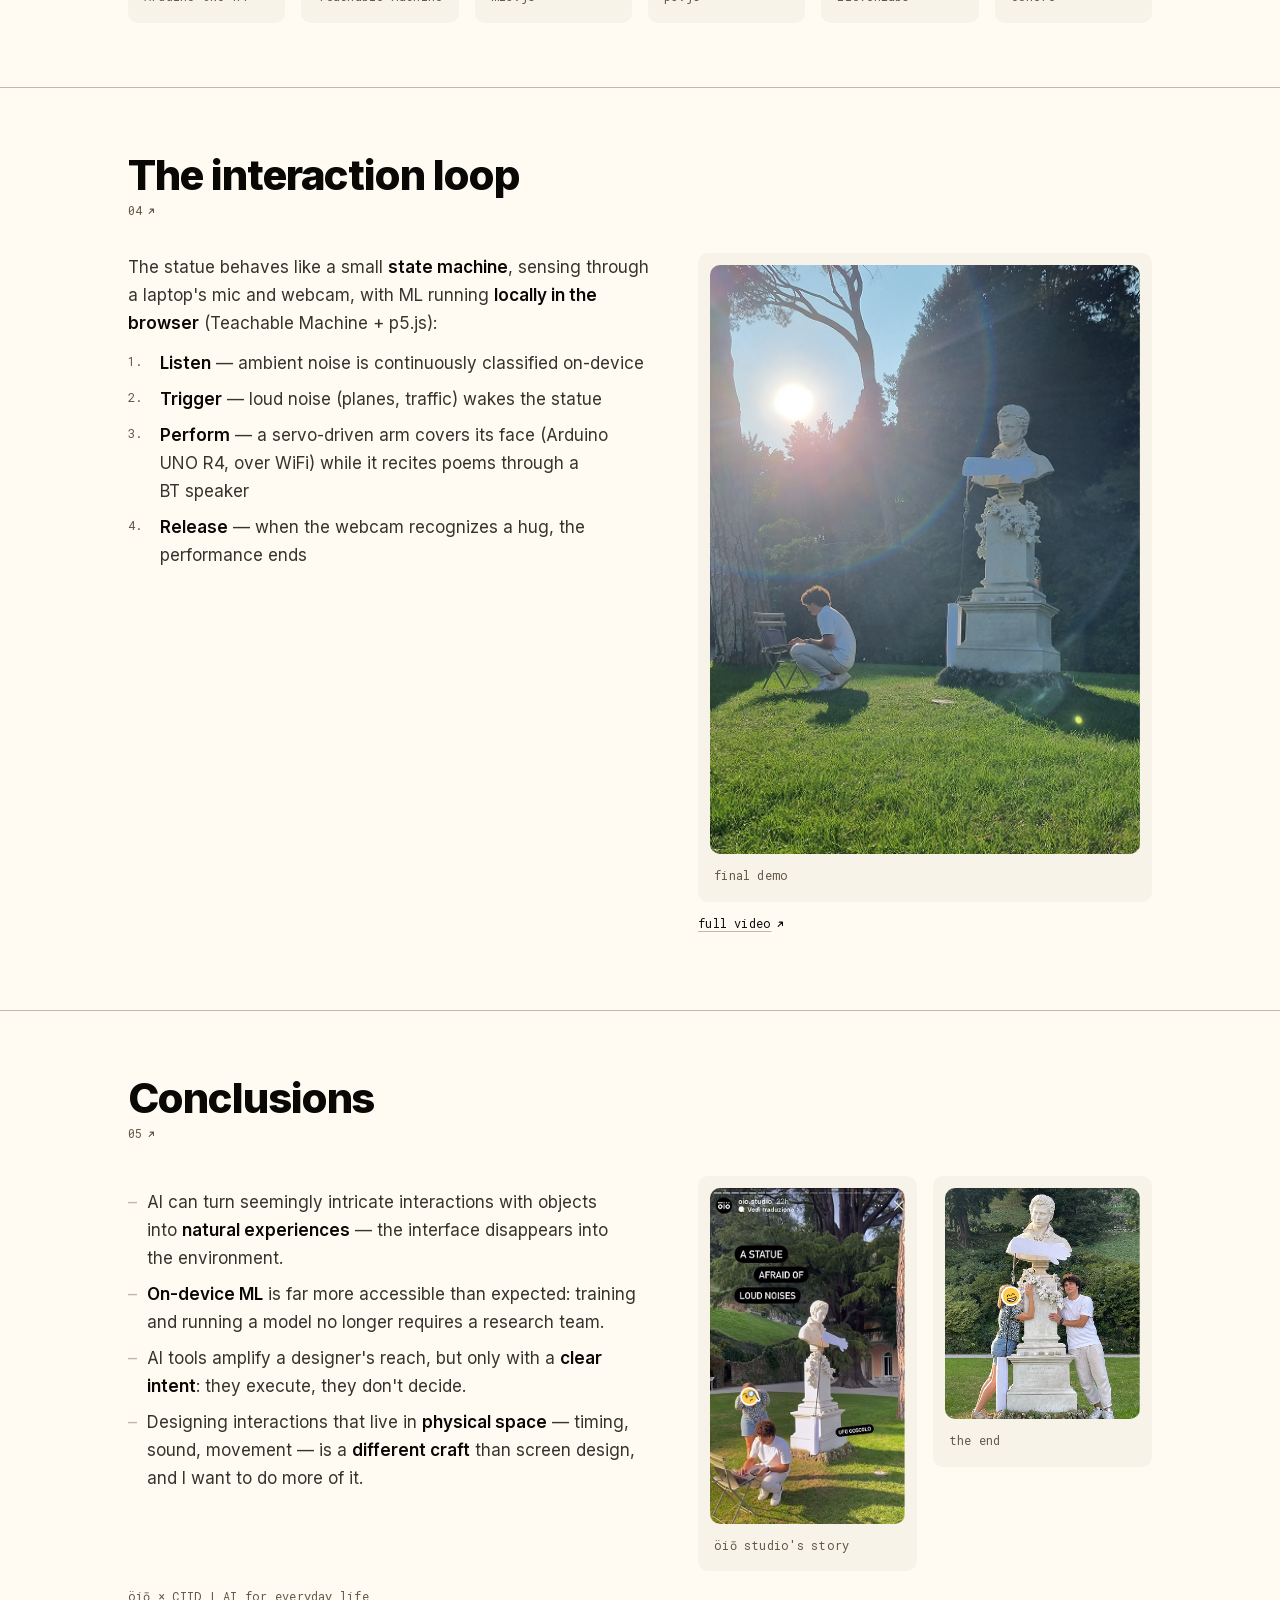
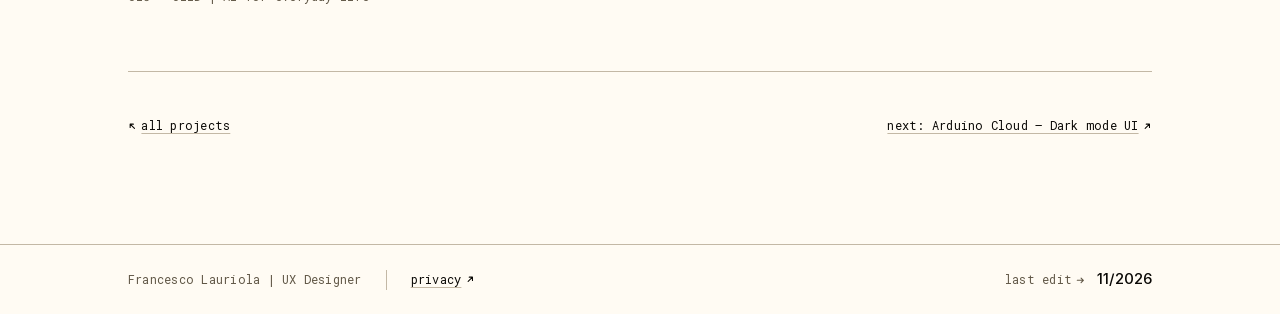
<file: ciid.html>
<!doctype html>
<html lang="en">
<head>
<meta charset="utf-8">
<meta name="viewport" content="width=device-width, initial-scale=1">

<title>AI for everyday life — öiō × CIID — Francesco Lauriola</title>
<meta name="description" content="Case study: a CIID workshop with öiō studio. A marble bust of Ugo Foscolo given PTSD — an Arduino UNO R4 raises an arm over its face when planes pass, a cloned voice recites his poems, and on-device ML ends the performance when someone hugs it.">
<link rel="canonical" href="https://francescolauriola.com/ciid">

<meta property="og:type" content="article">
<meta property="og:url" content="https://francescolauriola.com/ciid">
<meta property="og:title" content="AI for everyday life — öiō × CIID — case study">
<meta property="og:description" content="A statue afraid of loud noises: a servo-driven arm, a cloned voice, and machine learning running in the browser.">
<meta property="og:image" content="https://francescolauriola.com/assets/img/portrait.jpg">
<meta name="twitter:card" content="summary_large_image">
<meta name="theme-color" content="#F8F3E8">
<meta name="theme-color" content="#0A0805" media="(prefers-color-scheme: dark)">

<!-- ?v= busts the browsers' favicon cache: bump it whenever favicon.svg changes -->
<link rel="icon" href="favicon.svg?v=2" type="image/svg+xml">
<link rel="icon" href="favicon-96.png?v=2" type="image/png" sizes="96x96">
<link rel="apple-touch-icon" href="apple-touch-icon.png?v=2">
<link rel="preload" href="assets/fonts/inter-latin.woff2" as="font" type="font/woff2" crossorigin>
<link rel="preload" href="assets/fonts/robotomono-latin.woff2" as="font" type="font/woff2" crossorigin>
<link rel="stylesheet" href="assets/css/site.css">

<!-- shared header + footer, defined once in assets/js/components.js.
     Not deferred: the custom elements must exist before the parser reaches them. -->
<script src="assets/js/site.config.js"></script>
<script src="assets/js/components.js"></script>
</head>

<body data-page="project">

<a class="skip-link" href="#main">Skip to content</a>

<svg width="0" height="0" style="position:absolute" aria-hidden="true" focusable="false">
  <symbol id="arrow" viewBox="0 0 12 12">
    <path d="M3 9 9 3M4.5 3H9v4.5" fill="none" stroke="currentColor" stroke-width="1.5"
          stroke-linecap="round" stroke-linejoin="round"/>
  </symbol>
</svg>

<site-header></site-header>

<!-- Same three links for browsers with JavaScript off, where <site-header>
     stays empty. Keep in sync with the NAV array in assets/js/components.js —
     the only thing on the site that is still duplicated per page. -->
<noscript>
  <nav class="nav nav--fallback" aria-label="Main">
    <a class="nav__link" data-page="home"      href="/">home</a>
    <a class="nav__link" data-page="portfolio" href="/portfolio">portfolio</a>
    <a class="nav__link" data-page="bio"       href="/bio">bio &amp; cv</a>
  </nav>
</noscript>

<main id="main">

  <!-- Cover ------------------------------------------------------------ -->
  <section class="case-head">
    <div class="container">
      <div class="meta meta--reverse">
        <span class="mono meta__label">
          project 05 of 06 <svg class="arrow" aria-hidden="true"><use href="#arrow"/></svg>
        </span>
        <h1 class="display case-head__title" data-dock="title">AI for everyday life</h1>
      </div>
      <p class="case-head__sub">öiō × CIID workshop</p>

      <!-- The deck's cover carries three pairs, not four: the workshop, not a
           company, is the context, and it is already in the line above. -->
      <div class="case-meta">
        <div class="meta">
          <span class="mono meta__label">date <svg class="arrow arrow--down" aria-hidden="true"><use href="#arrow"/></svg></span>
          <span class="meta__value">Oct 2023</span>
        </div>
        <div class="meta">
          <span class="mono meta__label">team <svg class="arrow arrow--down" aria-hidden="true"><use href="#arrow"/></svg></span>
          <span class="meta__value">2 Des</span>
        </div>
        <div class="meta">
          <span class="mono meta__label">ownership <svg class="arrow arrow--down" aria-hidden="true"><use href="#arrow"/></svg></span>
          <span class="meta__value">IxD, AI, coding, physical prototype</span>
        </div>
      </div>

    </div>
  </section>

  <!-- Context ----------------------------------------------------------- -->
  <section class="section" style="padding-top:0;border-top:0">
    <div class="container reveal">
      <div class="section-head">
        <div class="meta meta--reverse">
          <span class="mono meta__label">01 <svg class="arrow" aria-hidden="true"><use href="#arrow"/></svg></span>
          <h2 class="h2">Context</h2>
        </div>
      </div>
      <div class="split">
        <div class="prose">
          <p>
            This project was made during a <strong>CIID workshop</strong> with Matteo Loglio and
            Bjørn Karmann from <strong>öiō studio</strong>.
          </p>
          <p>
            The focus was working hands-on with <strong>AI &amp; ML</strong> to explore
            <strong>Ambient Intelligence</strong>.
          </p>
          <p>
            The main concept was: <strong>Thinking homes</strong>.
          </p>
          <p>
            AI and ML can <strong>bring objects to life</strong>, making them react and adapt to
            different stimuli from both the users and the environment.
          </p>
        </div>

        <div>
          <!-- No pairing of these four shapes gives two equal columns, so the
               photos are cropped a little (aspect-ratio + object-fit) until
               villa 1 + concept = villa 2 + lunch break, as heights in column
               widths: 1.8 + 0.461 = 1.24 + 1.021. The slide is never cropped.
               If a photo changes, redo the sum. The lightbox shows them whole. -->
          <div class="figure-masonry">
            <figure class="figure figure--inset">
              <img src="assets/img/projects/CIID/context-villa-1.png" width="205" height="320" loading="lazy"
                   style="aspect-ratio:1/1.8"
                   alt="An open balcony door in the villa, framing Lake Como and the mountains beyond.">
              <span class="mono figure__caption">villa 1</span>
            </figure>
            <figure class="figure figure--inset">
              <img src="assets/img/projects/CIID/context-concept.png" width="410" height="189" loading="lazy"
                   alt="A projected slide: “Smart homes” struck through, an arrow pointing down to “Thinking homes”.">
              <span class="mono figure__caption">concept</span>
            </figure>
            <figure class="figure figure--inset">
              <img src="assets/img/projects/CIID/context-villa-2.png" width="237" height="320" loading="lazy"
                   style="aspect-ratio:1/1.24"
                   alt="The empty frescoed hall used as the workshop studio, with tall windows onto the garden.">
              <span class="mono figure__caption">villa 2</span>
            </figure>
            <figure class="figure figure--inset">
              <img src="assets/img/projects/CIID/context-lunch-break.png" width="239" height="283" loading="lazy"
                   style="aspect-ratio:1/1.021"
                   alt="The group at café tables on the lakeside terrace during a break.">
              <span class="mono figure__caption">lunch break</span>
            </figure>
          </div>
          <span class="mono figure-note figure-note--end">
            the “office” <svg class="arrow" aria-hidden="true"><use href="#arrow"/></svg>
          </span>
        </div>
      </div>
    </div>
  </section>

  <!-- Goal -------------------------------------------------------------- -->
  <section class="section">
    <div class="container reveal">
      <div class="section-head">
        <div class="meta meta--reverse">
          <span class="mono meta__label">02 <svg class="arrow" aria-hidden="true"><use href="#arrow"/></svg></span>
          <h2 class="h2">Goal</h2>
        </div>
      </div>
      <div class="split">
        <div class="prose">
          <p>
            Our first task was to look around the place, find some <strong>objects</strong>, give them
            a name, write some background stories about them.
          </p>
          <p>
            Then, my teammate and I chose one object, and got assigned a
            <strong>random story</strong>.
          </p>
          <p>
            Finally, our goal was to bring it to life with <strong>AI tools</strong>, and any material
            we could get our hands on.
          </p>
        </div>

        <div>
          <div class="figure-masonry">
            <figure class="figure figure--inset">
              <img src="assets/img/projects/CIID/goal-villa.png" width="208" height="320" loading="lazy"
                   alt="The wrought-iron gate of Villa del Grumello in Como, with the villa's name on a sign.">
              <span class="mono figure__caption">villa del Grumello, Como</span>
            </figure>
            <figure class="figure figure--inset">
              <img src="assets/img/projects/CIID/goal-ania.png" width="270" height="320" loading="lazy"
                   alt="A workshop participant leaning against a pine trunk with a small green lantern fixed to it.">
              <span class="mono figure__caption">what was even that?</span>
            </figure>
            <figure class="figure figure--inset">
              <img src="assets/img/projects/CIID/goal-paolo-e-tess.png" width="240" height="320" loading="lazy"
                   alt="Two palm trees standing side by side in the villa garden, the lake behind them.">
              <span class="mono figure__caption">Paolo &amp; Tess</span>
            </figure>
            <figure class="figure figure--inset">
              <img src="assets/img/projects/CIID/goal-natural-chair.png" width="253" height="320" loading="lazy"
                   alt="A rock outcrop overgrown with ivy, its ledges shaped roughly like a seat.">
              <span class="mono figure__caption">a natural chair… maybe?</span>
            </figure>
          </div>
          <span class="mono figure-note figure-note--end">
            some of the “objects” <svg class="arrow" aria-hidden="true"><use href="#arrow"/></svg>
          </span>
        </div>
      </div>
    </div>
  </section>

  <!-- Outcome ----------------------------------------------------------- -->
  <section class="section">
    <div class="container reveal">
      <div class="section-head">
        <div class="meta meta--reverse">
          <span class="mono meta__label">03 <svg class="arrow" aria-hidden="true"><use href="#arrow"/></svg></span>
          <h2 class="h2">Outcome</h2>
        </div>
      </div>
      <div class="split">
        <div class="prose">
          <p>
            My teammate and I ended up bringing to life a statue of <strong>Ugo Foscolo</strong> —
            with <strong>PTSD</strong>.
          </p>
          <!-- the slide sets this as a mono aside under the name; sp-2 pulls it up
               against the line it annotates instead of reading as a new paragraph -->
          <p class="mono figure-note" style="margin-top:var(--sp-2)">
            Ugo Foscolo, Italian poet <svg class="arrow" aria-hidden="true"><use href="#arrow"/></svg>
          </p>
          <p>
            A <strong>road</strong> was nearby, and many <strong>small planes</strong> were taking off
            and landing on the lake; those noises became the PTSD <strong>triggers</strong>.
          </p>
          <p>
            To visually express <strong>fear</strong>, we added one animated arm using an
            <strong>Arduino UNO R4</strong> and a servo motor (leaving the statue untouched). Since he
            was a poet, we also gave him a <strong>voice</strong> through a bluetooth speaker.
          </p>
          <p>
            When noise levels were high, the statue covered its face and recited poems with a custom
            voice. The performance ended, with the help of <strong>ML</strong> and a webcam, when
            someone hugged the statue.
          </p>
        </div>

        <!-- SWAP ME — outcome-project.png is a still of the moment the arm lifts.
             When the GIF is ready, drop it in beside the PNG and change the src
             (and width/height) here. Nothing else needs to move. -->
        <figure class="figure figure--inset">
          <img src="assets/img/projects/CIID/outcome-project.png" width="438" height="600" loading="lazy"
               alt="The marble bust of Ugo Foscolo in the garden, a pale cardboard arm raised across its face.">
          <span class="mono figure__caption">Ugo Foscolo's statue</span>
        </figure>
      </div>

      <span class="mono figure-note figure-note--above">
        what it was built with <svg class="arrow arrow--down" aria-hidden="true"><use href="#arrow"/></svg>
      </span>
      <div class="figure-masonry figure-masonry--tools">
        <figure class="figure figure--inset">
          <img src="assets/img/projects/CIID/outcome-uno-r4.png" width="240" height="320" loading="lazy"
               alt="An Arduino UNO R4 WiFi wired to a 25 kg servo, a copper pipe-cleaner arm attached to the horn.">
          <span class="mono figure__caption">Arduino UNO R4</span>
        </figure>
        <figure class="figure figure--inset">
          <img src="assets/img/projects/CIID/outcome-teachable-machine-google.png" width="240" height="320" loading="lazy"
               alt="Google Teachable Machine: sample classes on the left, training in the middle, a live preview on the right.">
          <span class="mono figure__caption">Teachable Machine</span>
        </figure>
        <figure class="figure figure--inset">
          <img src="assets/img/projects/CIID/outcome-ml5js.png" width="240" height="320" loading="lazy"
               alt="The ml5.js fast style transfer example, an input photo restyled by a model in the browser.">
          <span class="mono figure__caption">ml5.js</span>
        </figure>
        <figure class="figure figure--inset">
          <img src="assets/img/projects/CIID/outcome-p5js.png" width="240" height="320" loading="lazy"
               alt="The p5.js web editor: a short sketch on the left, its generated drawing on the right.">
          <span class="mono figure__caption">p5.js</span>
        </figure>
        <figure class="figure figure--inset">
          <img src="assets/img/projects/CIID/outcome-eleven-labs.png" width="240" height="320" loading="lazy"
               alt="The ElevenLabs workspace: recorded takes above, voice waveforms below, a row of language flags.">
          <span class="mono figure__caption">ElevenLabs</span>
        </figure>
        <figure class="figure figure--inset">
          <img src="assets/img/projects/CIID/outcome-cohere.png" width="240" height="320" loading="lazy"
               alt="The Cohere playground, an empty chat waiting for a prompt.">
          <span class="mono figure__caption">Cohere</span>
        </figure>
      </div>
    </div>
  </section>

  <!-- The interaction loop ---------------------------------------------- -->
  <section class="section">
    <div class="container reveal">
      <div class="section-head">
        <div class="meta meta--reverse">
          <span class="mono meta__label">04 <svg class="arrow" aria-hidden="true"><use href="#arrow"/></svg></span>
          <h2 class="h2">The interaction loop</h2>
        </div>
      </div>
      <div class="split">
        <div class="prose">
          <p>
            The statue behaves like a small <strong>state machine</strong>, sensing through a laptop's
            mic and webcam, with ML running <strong>locally in the browser</strong>
            (Teachable Machine + p5.js):
          </p>
          <ol class="bullets bullets--num">
            <li><strong>Listen</strong> — ambient noise is continuously classified on-device</li>
            <li><strong>Trigger</strong> — loud noise (planes, traffic) wakes the statue</li>
            <li><strong>Perform</strong> — a servo-driven arm covers its face (Arduino UNO R4, over WiFi) while it recites poems through a BT speaker</li>
            <li><strong>Release</strong> — when the webcam recognizes a hug, the performance ends</li>
          </ol>
        </div>

        <div>
          <figure class="figure figure--inset">
            <img src="assets/img/projects/CIID/demo.png" width="416" height="570" loading="lazy"
                 alt="The final demo at golden hour: the laptop driving the piece on a folding chair, the bust lit from behind.">
            <span class="mono figure__caption">final demo</span>
          </figure>
          <a class="out" href="https://youtu.be/0w3elfQQxZA" target="_blank" rel="noopener">
            full video <svg class="arrow" aria-hidden="true"><use href="#arrow"/></svg>
          </a>
        </div>
      </div>
    </div>
  </section>

  <!-- Conclusions -------------------------------------------------------- -->
  <section class="section">
    <div class="container reveal">
      <div class="section-head">
        <div class="meta meta--reverse">
          <span class="mono meta__label">05 <svg class="arrow" aria-hidden="true"><use href="#arrow"/></svg></span>
          <h2 class="h2">Conclusions</h2>
        </div>
      </div>
      <div class="split">
        <div class="prose">
          <ul class="bullets">
            <li>
              AI can turn seemingly intricate interactions with objects into
              <strong>natural experiences</strong> — the interface disappears into the environment.
            </li>
            <li>
              <strong>On-device ML</strong> is far more accessible than expected: training and running
              a model no longer requires a research team.
            </li>
            <li>
              AI tools amplify a designer's reach, but only with a <strong>clear intent</strong>: they
              execute, they don't decide.
            </li>
            <li>
              Designing interactions that live in <strong>physical space</strong> — timing, sound,
              movement — is a <strong>different craft</strong> than screen design, and I want to do
              more of it.
            </li>
          </ul>
        </div>

        <div class="figure-masonry">
          <figure class="figure figure--inset">
            <img src="assets/img/projects/CIID/conclusions-ig.png" width="244" height="420" loading="lazy"
                 alt="An Instagram story by öiō studio captioned “A statue afraid of loud noises”, the arm raised over the bust.">
            <span class="mono figure__caption">öiō studio's story</span>
          </figure>
          <figure class="figure figure--inset">
            <img src="assets/img/projects/CIID/conclusions-photo.png" width="354" height="420" loading="lazy"
                 alt="The two of us either side of the bust at the end of the workshop, its cardboard arms spread wide.">
            <span class="mono figure__caption">the end</span>
          </figure>
        </div>
      </div>

      <span class="mono runfoot">öiō × CIID | AI for everyday life</span>
    </div>
  </section>

  <!-- Prev / next ------------------------------------------------------- -->
  <div class="container">
    <nav class="case-nav" aria-label="Other projects">
      <a class="out" href="/portfolio">
        <svg class="arrow" aria-hidden="true" style="transform:scaleX(-1)"><use href="#arrow"/></svg> all projects
      </a>
      <a class="out" href="/dark-mode">
        next: Arduino Cloud — Dark mode UI <svg class="arrow" aria-hidden="true"><use href="#arrow"/></svg>
      </a>
    </nav>
  </div>

</main>

<site-footer></site-footer>

<script src="assets/js/site.js"></script>
<script src="assets/js/lightbox.js"></script>
</body>
</html>
</file>
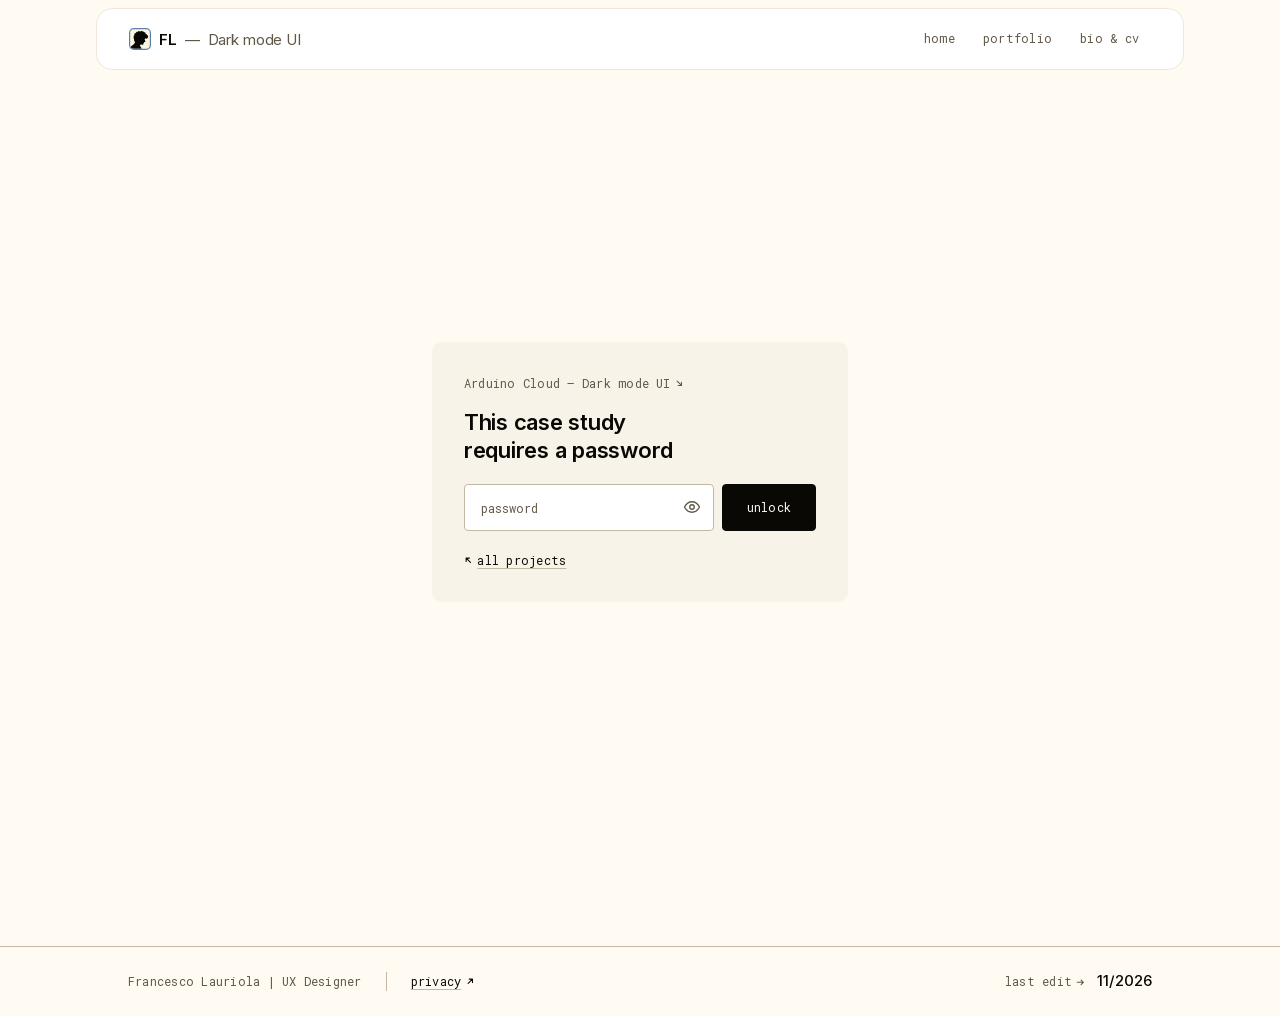
<file: dark-mode.html>
<!doctype html>
<html lang="en">
<head>
<meta charset="utf-8">
<meta name="viewport" content="width=device-width, initial-scale=1">

<title>Arduino Cloud — Dark mode UI — Francesco Lauriola</title>
<meta name="description" content="Case study: the Arduino Cloud dark mode. Not inverting colors — standardizing surfaces, bringing contrast up to guideline compliance, and building a system maintainable without a dedicated design-system team.">
<link rel="canonical" href="https://francescolauriola.com/dark-mode">

<meta property="og:type" content="article">
<meta property="og:url" content="https://francescolauriola.com/dark-mode">
<meta property="og:title" content="Arduino Cloud — Dark mode UI — case study">
<meta property="og:description" content="Standardized surfaces, contrast compliance, and a system that scales without a design-system team.">
<meta property="og:image" content="assets/img/projects/dark-mode.jpg">
<meta name="twitter:card" content="summary_large_image">
<meta name="theme-color" content="#F8F3E8">
<meta name="theme-color" content="#0A0805" media="(prefers-color-scheme: dark)">

<!-- ?v= busts the browsers' favicon cache: bump it whenever favicon.svg changes -->
<link rel="icon" href="favicon.svg?v=2" type="image/svg+xml">
<link rel="icon" href="favicon-96.png?v=2" type="image/png" sizes="96x96">
<link rel="apple-touch-icon" href="apple-touch-icon.png?v=2">
<link rel="preload" href="assets/fonts/inter-latin.woff2" as="font" type="font/woff2" crossorigin>
<link rel="preload" href="assets/fonts/robotomono-latin.woff2" as="font" type="font/woff2" crossorigin>
<link rel="stylesheet" href="assets/css/site.css">

<!-- shared header + footer, defined once in assets/js/components.js.
     Not deferred: the custom elements must exist before the parser reaches them. -->
<script src="assets/js/site.config.js"></script>
<script src="assets/js/components.js"></script>
</head>

<body data-page="project">

<a class="skip-link" href="#main">Skip to content</a>

<svg width="0" height="0" style="position:absolute" aria-hidden="true" focusable="false">
  <symbol id="arrow" viewBox="0 0 12 12">
    <path d="M3 9 9 3M4.5 3H9v4.5" fill="none" stroke="currentColor" stroke-width="1.5"
          stroke-linecap="round" stroke-linejoin="round"/>
  </symbol>
</svg>

<site-header></site-header>

<!-- Same three links for browsers with JavaScript off, where <site-header>
     stays empty. Keep in sync with the NAV array in assets/js/components.js —
     the only thing on the site that is still duplicated per page. -->
<noscript>
  <nav class="nav nav--fallback" aria-label="Main">
    <a class="nav__link" data-page="home"      href="/">home</a>
    <a class="nav__link" data-page="portfolio" href="/portfolio">portfolio</a>
    <a class="nav__link" data-page="bio"       href="/bio">bio &amp; cv</a>
  </nav>
</noscript>

<main id="main">

  <!-- Cover ------------------------------------------------------------ -->
  <section class="case-head">
    <div class="container">
      <div class="meta meta--reverse">
        <span class="mono meta__label">
          project 06 of 06 <svg class="arrow" aria-hidden="true"><use href="#arrow"/></svg>
        </span>
        <h1 class="display case-head__title" data-dock="title">Dark mode UI</h1>
      </div>
      <p class="case-head__sub">Arduino Cloud</p>

      <div class="case-meta">
        <div class="meta">
          <span class="mono meta__label">company <svg class="arrow arrow--down" aria-hidden="true"><use href="#arrow"/></svg></span>
          <span class="meta__value">Arduino</span>
        </div>
        <div class="meta">
          <span class="mono meta__label">date <svg class="arrow arrow--down" aria-hidden="true"><use href="#arrow"/></svg></span>
          <span class="meta__value">2023</span>
        </div>
        <div class="meta">
          <span class="mono meta__label">team <svg class="arrow arrow--down" aria-hidden="true"><use href="#arrow"/></svg></span>
          <span class="meta__value">2 Des + 3 Devs</span>
        </div>
        <div class="meta">
          <span class="mono meta__label">ownership <svg class="arrow arrow--down" aria-hidden="true"><use href="#arrow"/></svg></span>
          <span class="meta__value">UX, UI</span>
        </div>
      </div>

    </div>
  </section>

  <!-- Locked: on the published site everything from here to locked:end is
       encrypted, images included — see assets/js/gate.js. Leave both
       comments where they are. -->
  <div class="gate" data-gate>
    <noscript><div class="gate__stage"><div class="gate__box"><p class="gate__text">This case study requires a password, and JavaScript to open it.</p></div></div></noscript>
  </div>
  <script type="application/json" data-gate-payload>{"data":"vkPF1rD+wo8VPb\/71nIbeAO3GmPly7TGnPIjpPOjPTaboyXW1WAyFIlFUzWgRZGjpTV2g9ubLoetzDn0hMgJTPCJN8NhkmnPY+yAe5j\/DICtgPCr70KD34rrxclISNcSIq1TlZXTcWzZd4gSgZGCVlhhI7OwYw9h3rcTMrn4f5mFME\/VGViJ0XfOL2XlWqAM4pz\/MEEQMs3wCF829HxZsus1eUaAWg9XlcwS2rY8y9IRqqnVTmKCVgx8F3sZEzA5TkqOfWNzbpkUB87BGwOHCv3mHDvhbHxkqrv1Q\/efGxKEHeCjUft19WqfNc5TFoIuKnXkvNgbfSuSiZ9L+Ln+1mzL+J1JpRF0mVdkhvjvAQrGKOxmxczHy0Qt1SUuT3r8iyunMuVyUviUF56yPTbZ2iqR6cC2ANYkbmHahwo3zLjKhtNey56moVcclL\/eaNg9T0IGJLJq\/XPYBFH4hhL\/nedbi57BozktbFG9SzevoATkuNSwmXncyyhSRf4t2tZnGOe2efIvOO5cAjMKVD0gry0O0VX36V34unG9a7HW0cEaU\/4EB6StfUiDtNZ+wTlWIkgFYrJzdST78j4+Mtvkgcv4jC4iQIMFCp4QXmtgytLLeuOWR6INmdyqjn92LIZK7Bt7jO8vS+2QXsdge4pLAOy4WcY4ZIsXHfmjxJ\/C4ixRqDwMcF7shJYw+9j2X4zuuPviWAFUYae8cIIFzsv+F+0Dx4EYKx80xojBzcKAa+YwzdKViVJ\/iFRDPk+RNro7+RDu0OgJCVEoHGnFHvO5w7ibe6Vu5+L1j+l9DrVBRPy1gMzA\/xqSmNc8EgbI6X3C6AOrZe4XfKwxYgdof8uqLcYwbTorJmxDrJVWIukOsC845h4PskEmjtG7BigLaEpKE60nsZHeXc0hsyBmqsb\/q7RW77zbMgU3IsA7hAYHEWuTglSR\/xIiqWTr2JP3eKr76Zgkaq3ExVY7mW0qCqadeBHVyAWN6sv9UPfBaLhkH6w74OcjTHVfU68y157GjR2wR8ldfAjcazXvqgXU6Y0izDH4zLpLlm+WtRTWUjJUbk2ZtqqHKrwRZY7e2i3y2cTWW\/eKJp81CzMbhSKmuo+gmtg2RLqNEeefSiJkCSX5DgiVxkUoLIXXveKhzD1kUBH1Tdpr0Jj0DbhWs0cIhnatarrFsBbDZd+BkQniZ039E3BIri71aFPwHn86E67BkvxEXTHnj2p7EOnsWBPTpErmQnkKT\/4O\/NGo6mF71y7OVpS2\/MU+rVR\/UktboEH2ApfIf4JfiFvjjZp0+4AFukLPTftGevnrMdO\/h\/FdrJBBH2+JcY2hXaJVLI3pg8qYu\/zXBi8khb5kUNLqjrD2wD5vR35+RtqXl7W5DI0F0yGHOBRHmGnlJYx1CAEnta15XLqReyMiHu7LQbhyL+Fgw\/wra8kP+briiBMdh9g+d9E8X\/AxGpox9C9+gwn+oXiVv+4FvBbNZfHiXLDBv4BrgR1vZ31mmmb8AT5kY0uIPoMuVeM+Z7akur\/bygpf5pfllB1qZ1Clw\/lwb2xxkk\/CFuk8hZKOwCHPkq9uTHA4EmtSn4i1Z3Ko5u0vuXBDlU5Y6JWntZF3KXJQzbEnt6RgcTLryl3qAkOr1avArvQA4nKZYqooEbsRnfnVXbi2crnsucX3WATRCBDxZdDA+SopxF94SGaRJVgZeHfAY\/S1nDHuxR2YEdFDKLFLjTNKXJNCUcCRXoWooSv8Y\/FKBxOwgvOcNAR3i9jAScrSdlmZRQvTTsp44b2qU8\/MWktGSoY66fgGjVw6UOTuDDdGPwEYmq9lP7YoHgz7aM5QhaMn\/fhvj5ZBxR\/[base64]\/mZJyZV973\/ts1CAaEtbk8lJkXVa0sT43UIUrJYezNpvUFklSaYxx6F0+YohGzaeLYQz+CK8L5BtxoO0I0qUIMMamxAJuyfWwTpcsHoEVQM5ZhkcV8mxpkgcDAlMj+LCfvTrTMQZAJBM4RYMZpXnNU3XJXrkbRV25zBIA1Pp+H0iDyLoD8PviWyn6mNBUzOCb1a\/vIBD13WW0jhvWQ+krpktBC0zl748LwyHvft99Vj8SbMkqizHWiZ\/5nxMix8KkeVOIQZ9Mj+mNIwGnO8sfXc0f0ZBGZ0ITzWrtOiYM\/xPIwMAP2cbMvDhDSW2W6YRnr4C\/98sG\/vzAdpx7rAvCaJOWoL\/RFPJEewt2f+V0AXNpr0B5uURYoxszGaVaLbX1XAz0NnQ1X0LJqQm84LUPSgdNUpCxN382MXgbLAOPHBFJcTB0k2TwkOl+6XgCq4TtFLFj9f4oJi4ik4JQaST13AGSg4mJFjTDq0PrtZQFyXisCKG57nRUw\/kaEuzlyNUHVk+tDNb04Ry13MfdalFCRwVXYq5CcJLcvRH6QFn6+KkkXY26UN6qYHtmouOm6fuMiyXOG1AiNFcRGv\/TTPg0EslWhwbSjxYoEModicidKds7qvLs9coakUPIEVdQ4qBrMI2l48BB\/dsBhXP3KLefWcMMhnh+pWi1bgBphlXaA7T9FJVEmiII\/qOQEdDUqqI6eqgDzPQJDqxwa\/PijyPwv+f1ooI2TC9QgRJm4J9V2dFhG+am0jGLPlTU9AicuGxT0T7vLNa4cInDLqJxsccvp7hjlIi8ZlnqMCTsgbcZfuHheFHhTYmQicpdc+1s1hv\/+qkAct+79+2MAoEzuNUVyKyeYNZbL6oNI\/X9fd\/keMin46uB+hmGi01mjNiAy+mtQqWDfvvavLuDaK73TA9X61\/y7eg\/dxznNBILYP2Zf9tOTKltmkMN8n86qT13sQIbQ17I5ZrBrSHNyUNIOSB+52rlZYTVjxoxF+p2HX1ebpPF3cSx1D8Jse1kIBO+KL1YsEKf9vIzV011QLhZghTOl94c\/5H2sq92z6Ou0Y3gRxmuXbn6etqN84y2eV3JtH1gjgjZXdSv7tyedZdAHhhVvUkx1wVMQKi4eNajigwepqDgVLGZLj1Gp98U312LKu9nQBLIyieJP9pPxPs17gI5pdR8Dx8WoICi1T1Uk4dHgcsMyuCK0TYKTvVxyq+\/u8xuz6t4ziWjZ4wty9C5\/EQhxUzNrPHmDzMBzKUAdApGSRqQA+dZjd4DBeTLtVJPDcji1i2T1B8LOU4oG00DVHyoJATPyaWf8JC6tBewUIfMeHuciX+58YHe+ch0ls6xihbizID7pfji51oYnlgaV2vOA9jF\/FK2TLzimnN\/+d2n9eEf6iQR2eStLOPhrAyTECtW5aBl3wlVVAKePCUEIbksBQ+REi5s0iZO2tVCWhuC6Rh7w5jaUAQvG2g4\/0ENXLSmqSZFo2BSmy44k++v\/jQK54UfQsM0GyZdLiuu5zV5\/23qmFgv15d9F2maluiH6\/a0clExde\/FUwH73dzcn1BhnNnE48C\/Jvc1e+r9hwMYw1wX4ZmZKYiebfSLxeC7Oq7TqNx2Hx+EwClhK9WQiaZ3Zjm+yOC3q8HIgrTSBgxvIahxpd2BIXE6g2yhkjAs04Sc6SB4s6R8s2T2d5x98ryvE4GlASlBTX4AjESYrpKD\/FxDtymMV1EPxHnFEjHLZZ7BHFgSuMt6MWsIootzxqII3+0xeOnlEB272XevmT8rMXVXiG+x\/ZDl2BXyDtTQzF\/i2WRLOuZvOctqVSA9Kw9HoQdgG0OJGMCmeQC\/fnxcC0lEsQVg6T7uweE\/bklqyl7vLWfYj\/YxuLIlMbmCl16ZVvo\/TZMUsyNlRKlK0jJONLUAnU9toBL17qw0BisoUoNrW4YkyyY7eBtyIM8oVtoDxNrXo70tx\/LMe3lteDAJ5Nm6M8DMuz1sBZ1f9a5tXRuPpL1RHmcnRvQ1c+yPaCRN\/DtOZtcXXicdmjjARCYc40GsL\/ptBd1CQ15rG1P9UfMsd82A1cXsJf4D48uObeCYuU6HnepWwBTQ71zrm0UfjPGGOOAt8M+NLOYc5afao0ogO6jKsck9gaqYb9IkXhbFrjOko9G2h7JnTyEFFN4VXgk2HZS17IrTrNJ9oTRCyVbyPK+C1SjXzWyZtH5oGYwfvpojkx6PC12WNv22ipwBiCHmttBsH9aiy\/83bO9oLItlj+adbkeZiizfrA2vkfZSmcsHmkVsbrQVkCAyo+bXIZa\/Rg15kkLIQCzXiZuENhzmDeMQVcoN4WwvMOMaK9cgo8cnoendd28\/r66Fu8FtiFhOp75UMQn9JKOvDlzODZkiFwPlzlkEqGc6FHNPvoRStg6uFfW44GLdwGsCg8tazYCtWusdlWZDFMR5ixX\/7qBepLCl3YbUz9Ak\/[base64]\/e8s6bDwvZWOaBn3EC9pqDT2KNEgqwrO80EYBxqMhtkgSia4QsnwJzyKWT2AdQYKWoKkAa+vTUa+BBIfzbYJk2FArKcIkMGO1idXuuno6x7rWb3VCnB9T4fiPrT\/[base64]\/M2afh9eQIyS+2OmuXT4gcFMZoKhh0MXVnd6BF+pMm3zAWQQYT42XbF+B4DubMJ6YyOLkpfsZ44i3Upp2b+hhGSaNVWb\/csB8iOhrXmFWFv+LmsVXn61XREIKhSZ7fY4XeqXhO4lR1uGSxHXUYuRvgY+cjIu003iVp3r7pPX8UQlIWQFTCb3ynCg\/FV7qDOJPHE2WEMith3Gc5k\/9y4fuvTQT93+9msdUQ45Wm1U6w096Lgb7ilo3h+jhD6HlPAIqeAr48GjEMKf\/fy72C3\/FkTB3svg0wXh53pW2NZ9rw5d3o4kW0QG0Xtv8GhMplxf8im7F8mP0YaPRgGjof2BfQ+EWDp7DfmRKnZjaRQ\/f5\/jgTU7a+azHt1r6RthSNEoZ53YMKaRhuXWcmXmUmVVEjhIWX0m3YwDtMcRC\/[base64]\/Npj2OMPY74oXZS5byfxsiFm49L\/dbH8UZlHe2E5j0DGVdB1grfL7fm0NXd19qr29v3hdY3uPgMnXMq+eMvwhvzyz0ff65YgVW\/jpT9IJK\/4A0PYYDeT809F5KVWvtXLTqTxJydl1N6r7nNQwhJJn2Z8ysZdD1hRItvcu1n2ftx3Zw+08bsGK9JN\/Kd8aX8SZorIvM3OVn63Gi18Rx+xftisGjefi+QoKQU0lM7qAWjrH6Df9SXMjYVABryLprk0V9WM3MWouSO6w7eEYGpTe49Mry0tQfYIcw6aL5IrA\/WVEz+VAffZHabpXsR8ZNZWWtFV6w1gpXwGxU8FV\/7sDXqS9AU\/isky7d5NIlXeGht2At3mafAUSnPmPBAsUmLtGc6nNxhHrPhrS3nVCmAUQoGHZXqEzF+CfmR94T2vqzJ6IbCDEYY\/pH82lVIGnWGKObkKyM3qubdngawpa\/GQqDbkwIT2QZnmTPJZrhuwLSpP7ih4eusVASE9Q01rrwxLtH2kKmEfVUY0bAZql1q8wDR9j7xHFQm5lMrhjEEswdMqEdyxq1Fbe3YN43O5ViYE9WGaOvnHKIyxQ9KU2uz\/[base64]\/ZdPdU4IqCMly8bInS36z6xM4RmIwrtPA\/39VCS7c+fVxNKF4Je5R2+\/DanKnEjl4lwZucd01IVKi2oOBnkr2GehQy0RIWAONTypNF63dCTYmmjEm+J2azYPFjtUlFf29SpYx60GnBEB9QHaTYrEsOouhEp7lnU3YZixdW2k9Gna7jwKnH1\/8EEOupQXhOWq7fdt6P4qw\/bOmi6UqqkSoGrvq+8RfT2D8SSOjfJq2v\/vPCgMZJ\/Yrqdq1VRD1\/Six+LsVlo8bTLw2CdwYqF5NtOn9V\/EMO1JUOfgSoBnaYCWP7sddtYc7c+cO0r0glHPONLwG0\/v8v\/xFL5IqX1JwX6\/yJeLxtwPGpDmFl5+SucDCwOWeCQGYkSdH4A6HPScKKtHvwf8uRud8nXcQ22QSx0ksROgE4gKUXI4gzUVuA66V4WFoSUa1EFXIqGYOvwXOETXRBQTIMCtyG5jmWcWPhmLEVzxnbHCLo6gbAbQPZpq1hG\/QzwdRRYMa0Pib\/UFh\/QZU6q3S\/bMF37i8EhiCc+P49QZmA3ikFZkSkesQ++iqu0MWudbgqmjmPkyEP48lXcZdXEy9BRxcdTgBAh3psflWMJRz1WA5+HjlXD9jTc18jr3tDg3L8wS7kaw7CdYsEtuXgE45LQajp3SqjbcmJ07GLfw6e4z9XB3\/HK35BqhvCLPPQ3ECbbA87HeJ7D4OPtrwpblCl6PCIgb\/KOUEGq\/fYJj5z12IrjJW8Rlzv3cgqs5PGruz40gxzvmROMdRp68xBKwPTeP3gLxdb0EwBd73krxxY3pOUl6QoPhlHLqKF6uu0EmhYbshB7uteXl3QHrIIXTJ0OeXxbYbtDCKPdoKWB1mBf\/cahdI1+v5ECSO4scME3jPnRwJGaMSw4SCrCQxE6cT6eyKBoRUX6V1n27Sl+Y29c3bjow9eGq7iTBAVicQwR9in3LI76pa4N5fDEZMRvGVbcA+mh+N59RP70cnrBkX\/w0BR1ItHbvqmJCX3BnN00nBFV9SD6ZO0AP0JfdE3iYVmE3bJ97D6bt6F1Hjvn1kgSyVhLo4vsWf3HgietL4rotRfmNlkzsKqhd55B9+08Wu5c0zrNYhbZHy\/IsokD+HGsa5xyUjIon1yWZlyHUVJ49yrKBBHAeVdRMbT7yIjMacFNo6rciMq8EOBhZUYIQ7htdayu2HFilJfpg6Y9w8eSNCU7wMRO6XXVnXOsdJ256\/bs8+ljPFveLrAfrpa1AvREcZsFeh2NFk9oelyEXWi+kzQg2h5lZgl1vuSTzfc4FLSE\/Qrplax5Sw\/TU4CLtKsIuJgb7ZQyxipRlbIqyLSwSCNndncXSwU2B14MKjA42yeehDjiDewK0iNlLKQSzEPf\/Ubv9w+1Pibud1WPCl\/q1kkRr8+2et41J2ON+WCY3mU2o6HjwQ19DMnHGqT6W0JhSrApGh2TWcXr74E1Fr4uFZWVkpgqeZJzk3kRAKUtVfBRId\/eQvD4B68qqCrlrpBRFzfpoF7N3oDXa+YiN1viMeuad+3QOObvJ0rds2m19IZbcJqAHd8DdC1UBeQz8wu+cgxVbvf5XD+C3XGMvGS8t0xQ5231OP2ZDXoO03fOcsMoaLZ8o+14etWjIoJNFDoHGU\/3Tt\/uxsCIMYLxq3ExktLXgxUOzzxbuG9D+T9I+qR5ne+pv6JF1KZyNVs1pLQHISKltyqXa1MJg15nP+gntenG31OqPpvU7FxDFc1D+nzkYeaPCOX46n4sylCTKNmxv3SzzkK59o1geumEIaq2Pm2Ys\/[base64]\/S7cHzUgFrbpB0xt5ADX4J7BvKGsnJ9PxQiChch5btX5O\/p2bc24DgfsE49fsS1YN\/tZvxPDa74lG4dqW5rPQTEFQU602AfMLli+tf7xadAgN53j8YVWII6X0uoDWu736KnPOu8zU1JPSdMrpEwpt0Swl23QVwyMJNhvAj1jpghB69\/4t5lTOJjSyQ9f4eJpC\/yXkX3I0d3v97\/FWVuxHUTlcEKkeImqQsuv7mxpYm88zpFUZCOhhpiHFKGniXPEfpF03jJ5yCi1Mv37VHwnAWlRe\/xWwVWfEUFP5c0szfK7YQbePAEW6rsv4CULwsXTctxfC9cYMDwThpoDVEtqsxVrdWcv7hqWg8\/ZkjwTiMV3o1NmFpvfd3Uc5FaHU0NCmB+jg40j+WP1TQ8tHvwDjQscpY4vhyRa037Vv0xb1SZwckl\/N\/EptnP+Vyx4EHLCNMn0LfcATvh6I4b6nyhwl4z2Byxop\/05u0oVJe1Zc67Qvzt+wA3lMtKEb2edMrPz9eeYj4YtlfNoHAoouctfETqqqbR33qvSD6GkJDWRw2g5nmqwJICGuUo71iKoZLM\/B+vZlQqfSz6how9qtnDmgSbCw\/tIrXYSUNBAlCdu6Iv0cCg3pmk+yDas3ajB2R5Hyg9QYg6q1zPW0bVa9tcpmjjYLORZ\/[base64]\/sLOxjUwVfgSdzLUEwBgBhAAYyIr+L+JW90\/SSeen50cpStEa7D4kHyRK\/Infs3IyRj4EnONLIRJgIlA94\/sKiOu+xb0LuKb9ZGB34EBsMltztGu+3LvCd0B7ivWHRYTJIqZEoxLduewgC\/u32t3I1qJ6IFDkbp4+ySQj0cDs8Q6aaeTsOhHe27QFZK4oAQybzMecpDJI\/SNm4QzrzEp5TibV\/[base64]\/IgaShrLWhKy5pPpow7l4S\/ux5DFG61uL\/0Hw8qZHHhsa4hDi8kdJ\/azD0Al2dLloOd9Zlznu2JaxsHebwbEyhK1uGbSfWHrSuBhubWPjqkAp39oIlPcbFpEscYN4E7CNo8qDRh56QCVwSvQb3Lij\/M9l09vAPZbHGWwLKWsB3TIDLYW8vjHe4tuSrGgb8o1I4XLivlzAB8zpJkka288KR6aeRodEcEZvyQFf\/HB4QXOgft7W06tIQrv12vQG0TtclX6dpSaBoYrGc\/\/[base64]\/6BA1wyok6PEjUEHnNVOjU316E5b8VRmckkonWTtqm5ED49z0qeRW+VJa3QHrc5PWK7nvsy4lBBXFI1Rh4AGUQZUWq0RakK6hXFwRBq5issGyahVR7Ux0S5gPOjFlxlGH1DkbGuc\/3OmKhcDGjbCOXYFMi711FgiSBtSt+mkXUAhUg1KVcPo0+l5F38Wq\/HW3HUTfDloX0Y0xjyaJ7Fq9KARVIW1d5Rquslz5uphNHktWOMlzT\/F93duP07PQ3YYFn01f+Z0NnYY+QbpjTWokv+JkUooCBX7rPBe\/6N7NlKRd8wlmk1bG6N1pI+4l+ORx9f0hpwBYayJzr\/[base64]\/qTs9CQ2rn5wpveYNUBa+v\/b6+phNLgQ91NPqqwATnlcc46yVS+7E\/Jxx9rPdQHSu2UNWna38zCqcy9UDCfJlXcMclPoqOB+Xv3fUTMrEw9lWJdgPognZ9JIVp8CGRL5enrwynrFF1ZVYuGK2qs2gqQAqk8fgHnKwC\/[base64]\/Hpa0Ceggpft7a8NEb9BDMvdMQPnr8c6mzRpGksO4fBLEpuxk4YSwjmBUkyppQFOf24VKvAx+q9MiSyinFPudD5sb+hFHQigU\/9pj1BRFDxJvyTTfeAbw6TBnpAXXkY1f\/KSxaD1RvVC1XUxXtDS14m7BtsfbROw3ssRau19dtXu\/fYjT8wyIR6WGl4Rlt1S4CdJ47urSsSRstvQr1JeTxBPpd\/UYAnc3UD4sAOtQihDdbKTqWNV3L0uoH+ro\/BxaDhi40v93jQmHfyy+UdfhfAO6q+eky3zEeZOOB6PDUNqj+AV+7yD5alaYrpkcBtjg2+Er7DSPGbF6RzTRbHYaVnWl2SfRRRsqB8YJlfB4nZdAv6KFVuNZ5ZHTuHOmiA+WLV9rWnTqjyMkvGMZ9OGhJNWqo8FW9Pdk\/UQ3JwV7KNb1A\/z+luzOYlTM3Drx1Q+a6XK5QBJ9S3Nui4X9tWPW9KOc5HVFrMLjLtYnL8tkvE3lfTZjZB8uImXIgRYxi2ZLFbbqwVR1iY0swOTBXyVP9kEhtrJx4xeVPExVI22z8M7hiYyIr\/cAaNpR3fI36Fh1sE5q86PuVUujw2HjD2QNouLi7ITauWRyfEPj9jslmsHmyTq4D4jkiX\/3Vlfgo4iUh9FQ36ukaCBOc7naJIoBuuEkBltfhqxZvARqfc\/Bw36jdOiCd1TRgYYT7SPTL7a4wnMyXDHOcTyVgfaSefG55nbdDcM9JSG3mWT6WEIVovv47W\/ecs\/yaDqMxjRH5i\/EgJVChBF+URHqWJWamzWiqReSz3cC49rMlBS4dxs9GUGc1Ww=","iter":600000,"salt":"AVIm4NpEVPacMAu\/HB+ccQ==","v":1}</script>


  <!-- Prev / next ------------------------------------------------------- -->
  <div class="container">
    <nav class="case-nav" aria-label="Other projects">
      <a class="out" href="/portfolio">
        <svg class="arrow" aria-hidden="true" style="transform:scaleX(-1)"><use href="#arrow"/></svg> all projects
      </a>
      <a class="out" href="/nesso-desk-assistant">
        next: Nesso desk assistant <svg class="arrow" aria-hidden="true"><use href="#arrow"/></svg>
      </a>
    </nav>
  </div>

</main>

<site-footer></site-footer>

<script src="assets/js/gate.js"></script>
<script src="assets/js/site.js"></script>
<script src="assets/js/lightbox.js"></script>
<script src="assets/js/theme-scroll.js"></script>
</body>
</html>
</file>
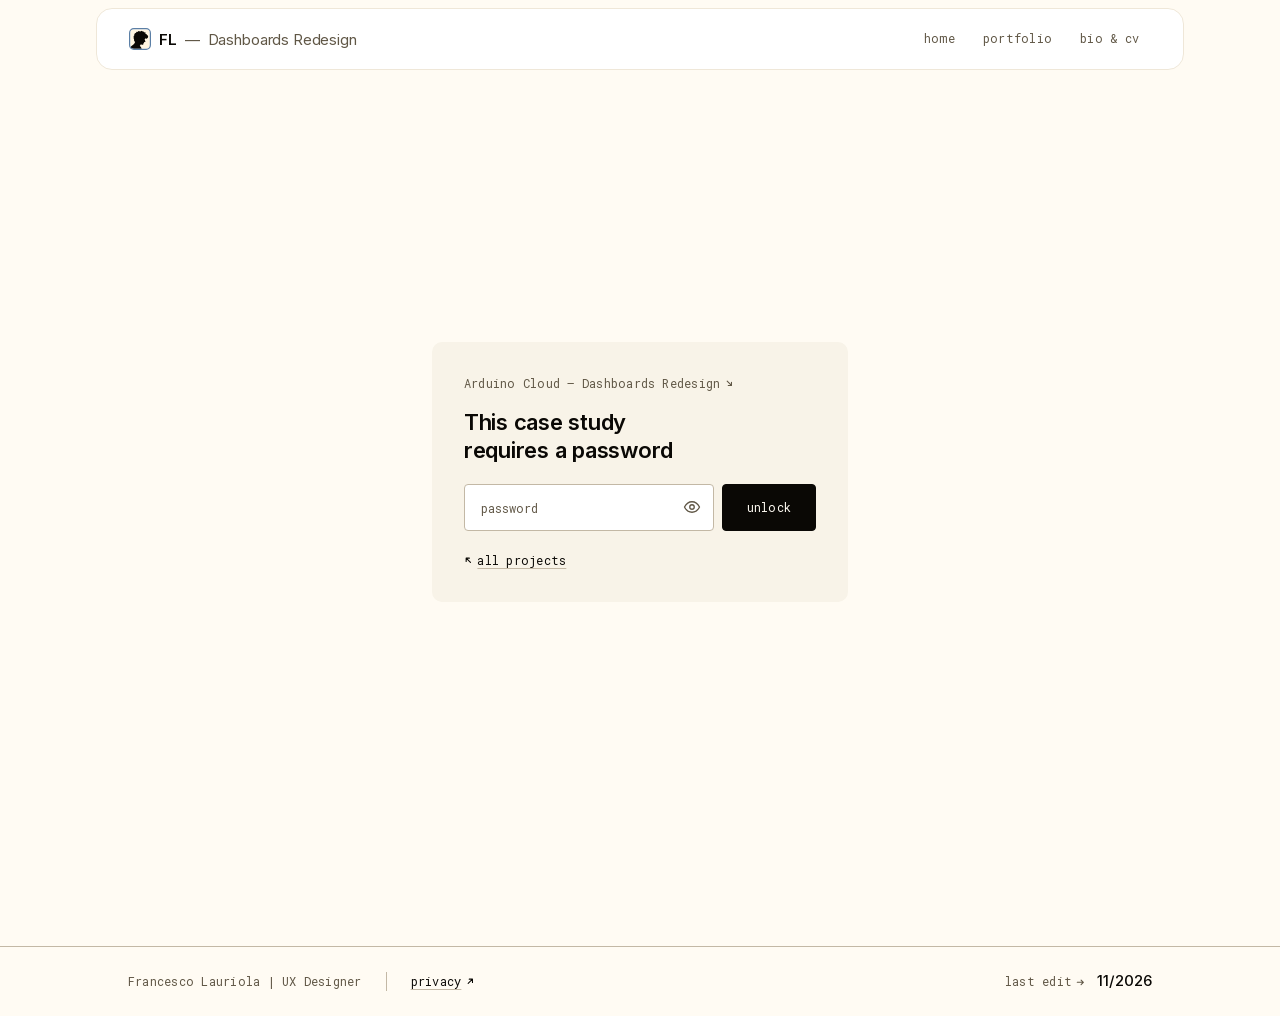
<file: dashboards-redesign.html>
<!doctype html>
<html lang="en">
<head>
<meta charset="utf-8">
<meta name="viewport" content="width=device-width, initial-scale=1">

<title>Arduino Cloud — Dashboards Redesign — Francesco Lauriola</title>
<meta name="description" content="Case study: redesigning Arduino Cloud Dashboards. Six months of Hotjar recordings, four modalities reduced to two, and the first structured satisfaction measurement for the product.">
<link rel="canonical" href="https://francescolauriola.com/dashboards-redesign">

<meta property="og:type" content="article">
<meta property="og:url" content="https://francescolauriola.com/dashboards-redesign">
<meta property="og:title" content="Arduino Cloud — Dashboards Redesign — case study">
<meta property="og:description" content="Separating building from interacting: four modalities down to two, validated with the product's first CSAT baseline.">
<meta property="og:image" content="assets/img/projects/dashboards-redesign.jpg">
<meta name="twitter:card" content="summary_large_image">
<meta name="theme-color" content="#F8F3E8">
<meta name="theme-color" content="#0A0805" media="(prefers-color-scheme: dark)">

<!-- ?v= busts the browsers' favicon cache: bump it whenever favicon.svg changes -->
<link rel="icon" href="favicon.svg?v=2" type="image/svg+xml">
<link rel="icon" href="favicon-96.png?v=2" type="image/png" sizes="96x96">
<link rel="apple-touch-icon" href="apple-touch-icon.png?v=2">
<link rel="preload" href="assets/fonts/inter-latin.woff2" as="font" type="font/woff2" crossorigin>
<link rel="preload" href="assets/fonts/robotomono-latin.woff2" as="font" type="font/woff2" crossorigin>
<link rel="stylesheet" href="assets/css/site.css">

<!-- shared header + footer, defined once in assets/js/components.js.
     Not deferred: the custom elements must exist before the parser reaches them. -->
<script src="assets/js/site.config.js"></script>
<script src="assets/js/components.js"></script>
</head>

<body data-page="project">

<a class="skip-link" href="#main">Skip to content</a>

<svg width="0" height="0" style="position:absolute" aria-hidden="true" focusable="false">
  <symbol id="arrow" viewBox="0 0 12 12">
    <path d="M3 9 9 3M4.5 3H9v4.5" fill="none" stroke="currentColor" stroke-width="1.5"
          stroke-linecap="round" stroke-linejoin="round"/>
  </symbol>
</svg>

<site-header></site-header>

<!-- Same three links for browsers with JavaScript off, where <site-header>
     stays empty. Keep in sync with the NAV array in assets/js/components.js —
     the only thing on the site that is still duplicated per page. -->
<noscript>
  <nav class="nav nav--fallback" aria-label="Main">
    <a class="nav__link" data-page="home"      href="/">home</a>
    <a class="nav__link" data-page="portfolio" href="/portfolio">portfolio</a>
    <a class="nav__link" data-page="bio"       href="/bio">bio &amp; cv</a>
  </nav>
</noscript>

<main id="main">

  <!-- Cover ------------------------------------------------------------ -->
  <section class="case-head">
    <div class="container">
      <div class="meta meta--reverse">
        <span class="mono meta__label">
          project 04 of 06 <svg class="arrow" aria-hidden="true"><use href="#arrow"/></svg>
        </span>
        <h1 class="display case-head__title" data-dock="title">Dashboards Redesign</h1>
      </div>
      <p class="case-head__sub">Arduino Cloud</p>

      <div class="case-meta">
        <div class="meta">
          <span class="mono meta__label">company <svg class="arrow arrow--down" aria-hidden="true"><use href="#arrow"/></svg></span>
          <span class="meta__value">Arduino</span>
        </div>
        <div class="meta">
          <span class="mono meta__label">date <svg class="arrow arrow--down" aria-hidden="true"><use href="#arrow"/></svg></span>
          <span class="meta__value">2024</span>
        </div>
        <div class="meta">
          <span class="mono meta__label">team <svg class="arrow arrow--down" aria-hidden="true"><use href="#arrow"/></svg></span>
          <span class="meta__value">2 Des + 4 Dev</span>
        </div>
        <div class="meta">
          <span class="mono meta__label">ownership <svg class="arrow arrow--down" aria-hidden="true"><use href="#arrow"/></svg></span>
          <span class="meta__value">UX &amp; UI</span>
        </div>
      </div>

    </div>
  </section>

  <!-- Locked: on the published site everything from here to locked:end is
       encrypted, images included — see assets/js/gate.js. Leave both
       comments where they are. -->
  <div class="gate" data-gate>
    <noscript><div class="gate__stage"><div class="gate__box"><p class="gate__text">This case study requires a password, and JavaScript to open it.</p></div></div></noscript>
  </div>
  <script type="application/json" data-gate-payload>{"data":"ebzBbwHparpRr3VTo7haZ3vJmV8DIHsoBdmotGJ0gooLGSdJgZ1MGevNtw6r4u\/\/lhJLNoRaGocnVc17Xm7bQpf9sFtPQwxuyOoJ5CSDrRK1oNWrURqnD3uV8MDthBlgN8PBqGo2gKbX+B5D88qaeMY0xq\/QT2jbCqsVMZm3dqZ+H0IIKbVZQSdpFDJ+2VOZccQnP3l0mD\/5wUhiEC0epS2oPPQKQKGgr+PgMevIOMP2zVArmb3h63An3D9SIz+nwkKl9YNwA8jdv\/3vQimy6IIF+FQZqDYK4XCLKf0E58EzNJx2e95OVaUjmz\/5R0Fa7koLCXyt9GvO40BeoIgdfCvkV3ZfVlRUTnjrDRye2i2KSI1pTlHKZG1yBJgQMe7jC8IfStDMJa8AvYYSgcJQ8ZqU3mcPaCn79ekxLLRDpEM37SAA1SAVKnwj1E9qRVBJKFjPTa6Xu21NtgPZqtbaERFuF7F0w1qDOffer6prVQB7eY\/EEUR256i1J\/I6GHTqZUo4a2Uo1iloXTeBYDNGehNyYfV\/YM4OrWJGdlIZTpCXzqX2MOeR1xb779ZI5eI5IK2JVD4ZlfvZiFFDULHaChqVv933qRmmL8SbjeLHWABtsX10y2xSvdTOD80T3DU\/uhFZ+su5DA4W1HI7LvNA6U83cIaLYBWSgBJdrTFodNuhKCE99AGoXeqqyP29pdXUNee2pCo5eR7eEy8gQqWf\/Vm4dUO1AyN0dhUWPCHRCy2ay\/GUqEYpL3AFmKKJrZc5gKf61KFUMpL0TfkOp7MNYkqZP+J6dj6qSMLE6s60ppUlUQfWEJzmh++8PGB3QnHa26I5qT9H8wOVXs7d3p5y9SSaI61grjKj+8isOwXo9\/JNxQ5by05nfp3CQfp0AuIhAjyyjBTwlrn37zDzNfWj9a0w+aCEzz5U4ugwdeicaw2cZgZAIkZAWRZthjNth\/3xG0sTqcy6MZvOf3dG5wxdlqqdP\/aQ2Y1TjgCzU4ogeizqHgqH+uYsUvgFnFcU67SKWqzY3kRjvYeBZKBdeh6NYX6wORtPUnkcmQHpqIQeo8PkjjAjtO0+M5hR0bpam3YIrvmXnZFApOU9c4UyyDorZVgUEa5gvFyfsq1PdmUVWMGQgSkfsCOVITkqqYJmTCzWTQFp\/7nyEWbXj6AbYpP1XET1h1dYvXL+REQH8n4+g2taUz5JxFukybrE1Z0dGA1aZyAxpc8K1HER2+SnXhTxWiKOLwor+zp3zujjpPsgKr\/NqWBkDedsUA\/5iMbak4Y6hEJKe91Vg2hbOsDOGbv4CrX9UFOSAWtYREzI6x05kUGI5JwXji+wLJkRbxGS4UL1aDiAsrr6DioV5KD8afan\/tZwKOCAk3eDk26gwCkkvvmcJJYErCXpRCReuT3nBE42nJbxsLNMmVUwV5MJH\/ltb\/PF89DOIY\/hkBcRaDyW4naScwsj+r5BByQWVEwcFQGm6TKV2OLDUikCKYZRzbrJyaM3ezCeljsuQa7OaSwRtko260iGKQArhV8wk+9A0GWpKHIcQfBqEtWJSqVfYKaQfiX95G8YtHDsNK6LbSUwpdLmbSUotfYE4P4grfuaHJAiNnsIjp4jducQgiNfcjHAvgh8rZr+NiM\/MumoRPrPBdxptGR5erD+fLQUg4etAEMK918kQVyDLBNjH+11RItm\/9mTS4kmBnawfvQoALjFZcoVqLg3ooh6cVyvyNSwUkDRYFVEx+RumYX9SPzNLGr22NqVbsNpG8a6KV4DpMxqd02IpUrekAprSrwb8cYCpGJrc\/CL2rWSm3ZgcmIOZ83EZAlui4\/TcnRv6H2CQIYuoGR\/DU07qU9ADLI4bjgPpz734JN7BUfcRiKzL4OLLV4ONiFqo7IfypMnDlr+rLFeL1pBjXNTg4KAPuH9KGQoNX\/vPT0vAgewmVcAiybZaFs8oOT4YJZM3K7pVkoLxnqkKr3W0G7dtXVX95HAxeZmhLNuWMFc5\/B0Dxupm\/1aCs8qaac5tK03PKI07pnEMWK4ETpafMul9um3e\/1JBUCaY9of1PkLqo8MBfXJ8V0YOU83jqfc0SWcd5bvNq2afv5urlVgF9aMpbmQWxuxaJpsVD3PRz\/lW4n5nsaSH2aO0Jq7lTJdrdsAcquoaTYHRh2FX560AMdmHQLrMmYBs0LKSk80FJq7cM7wR+\/AtZ2EDHn1CEDBkms0pPI\/BwFMEw34f+lM2+jsIaGANybdWW8zM9mA86+ocEuUbglbtEAsvb4id2LtK289iw\/3J4OM9pT9invMQt4ksomzMuTIBCJ6JNRETAHVmTzis1\/TeeRHDyU8TLJLU9vbEJ+Apa8+WfPP\/pB\/lND7B\/hFmGFqayh3rrXawAkoPTN43f2DLaCP\/3kcG2Jjaq1jaRoBZgZzQqGdxw3NyteonHExIVM\/FPetulauruh7YfPWdHbNEvm52pl0zNzTERvBAY3UPgiYpkfK\/knjpj5W5SY6TZbNTIqMq8XE3dGIHPBHZNC63n0BqWSg2wE3V3NDurc2rRk0DRO0rYRxf198FWRQmVNQbv3uc6R+QuLYyDiRC5YFXIaNHUizjZOsiZkadf98lqbDq\/L+Kgksp43h+IfSRjslUyK5\/lSjG4D4qpGIw6zQLHdf0MEMcg\/e1iOE3b2PIzG9\/fqZyRyPHmpA317hZnizB4YEYDbZjZQ0wzG29LUTS2SVfWIGfTNxQ+nw0L81jjllzQrTxlheGwLl4qRY7WV4oFisOIKlcidP85gpYwJpZjxUX2yjkUHSA7awXcG42vPRSKEUFfY5CwKMxx0MTyBg0bG+tZkg0fvaPa\/mz7jMKiAxPJJGdzUrhdesn3rlyKG5y3xrgw3eE7cQ3pypbaAeesUDsadz4pKTvrLtOytvRSDLm0fAoVktTsO8MjFDxaBI5AIMDJ5b9JNXCC+\/8cXKCZtamXMXW4+zFJE31w8IdqcFhH371ofvb8ryRelXnBvY7U1qQUj5zqPE9avPiw1XxCdwvjJL2E9lC0dwbGJXVl8vSTIoz6DImahiG\/kOgAOjqqADQUHTkGn4NwxkA+2oI4XCrorOREFvSgbHMB7WBALe\/qPL9sGZhq452GrSZYxtRbINOPOlOtpR9uNgzL8oaRWc6SituBZucbP797wOyByb1aEmL2swWQuGBKVGWMlekC9eT8hYBk7m+p1W95WmG1TIJZOnKV5ku1GQVQ65kwGUTLVaOERAdwIDvFa8Cb1tNgofIWMVA\/rHUUBRnH4l\/tRsO7QAR9Tk8qHeg\/08S1EA6VgEtMl\/gqGhMQC8RYE6TGp8Anwf6vsdXyZC1t31jbfTp6g9BQkn\/HfJHrLcu0IZbhrLvUWMtGuW9xvtvaoFOERsJRw2ng7LlGjLhXNA\/flnRE+nZlzgvpi+X0xCMeSckQH3pKwb14g95xKCx5xqKgMnkhQx8uPHl6yjxUR\/csmAzU4GsC4LE27wT1eK\/BAQNRj2COItDxTgfjLO7pzM5168QDx6Gx\/oxE7yTdnHbjlnMoHxxcKUS+PF2uD40DKHSx+3ZuT\/OvTgKHkSB\/sKRttncPQeNTtbnxF7ybi7EEW9c\/oxh0o1olsfclhmz1TG45WnKKyJU85wogNFGPk2cJWc7Q8ldalbA2jd4IO4q8fLymewOzIrEIgEdQWRWpQ8zoL1XyKYxmWPT3BYzvZAQSHq3B1z\/uvmSi5ptQlV9Jwa4xEwfoPtD6EUfsbEFR5VVXNZm45qUMqYwbJbv2mWFxvCdPowTO17O6apnJ8yWfL9EinYiU09r\/BeQRo9Zvi98gFE69b33pUtdC+EcJWHrLG02LbVJdMmUPliXpmFnNhzL77zISM8yaUBuVeEnPKclU63+zC4qPlIvJwvrbz\/4uymIGz3+Z9qADWT\/6le46w8RELn5qFjgDftPwf9M44tCWwfKt\/jfDUZgeOuDamCxgsA4pdnL6FnLRyqoq2c5V3DhLLRDwozkTm81lkWDrJqpdbllF6l36lFJiU0dEpXq2ZoqR5rxhT57JdT85i+toVq4B6novzGrENvVIu59pRRMqhVzcRhjaS7jOdxS4GDR1LTPTMcCHJd4F+lCAwSRUmDWcs\/UskXISVinBddzwQY0GW7FDNlpNHxVOvMFu1o2\/EHb+r04QhqkSP\/g+bu7fcxp3Q+r2ccKmXUEhN+VzE9kiDX6pWSGx\/1j8au57TdhrK\/byvJcB8hE1Gv7QiYqyfCmTfE826QhITrE4uxSVr6H7jsjmQMQB65k8AkHnp0T8dtVG2d\/p0CvP5DWDIe7S\/ydiYDwCA75yfEcfLsuE0qsBYPMDBXfiivJDczmbJHFnfa9EYMdzPXIwWKSgHwGsLb7j6ejKIy1YJmhAoTJykcNYfTY4D5lUqrnWKB708kwUr0pVWLP\/i1m6LJdo8NucZmoRbns8uKDctoUPdb8ATHHhCz2qXNQYGonOEPPJhS\/PjvQu2lG90Q5QJwbd4jCX4QkM2MtMJpYP7dSa5lDngai8w+do2oLVZu+gPGhCLkn\/+81lHvW12Z6swrjjVDujBMryS62Jpl26PZ+3taSu0AklHkXWvkOzEV3bP8JGijTVGK5VPnsscfDobbLDdx0bEZOfmDkBVA6B+TAOX4QjOWNdGgZQ6kvYupHdvqYcn7hGjS6KDpcqzJI8ivC\/AqK\/3Azofu3FwuPLKklWckVx6LgY1Iadg3Wiu24N0hyDNcsmj6LU7dLfp\/zqrdXzz+W7I4emg1ADTLyX+agj72m+9DscFCQ+srpNw8ZF9opgZvA6Ks2JSWIDNbkzTG1uu+p8Mxk7XMez4C\/GGvv+9y+oplSMfgDhLb9CajIF0duUGndH16V5L7m\/gr4a1\/KKo62iJKG6R2+H32xWL7+UupuAiUSbjDYY4b4gvTIOz9MhcYNLk9NFWX3uO9xg\/3UZ6+dMhMWvIfae2jyZz3oowq0VzXKGBBvnc4f1reGUZkx3dmUd6xxI3qWelhu9R2C4LUcfD\/CyRISXto9uqWXhFBIcVBMy6ImRvxmUqFtzK4vGFX\/[base64]\/Oz5ZuPjld\/CohqDCMj2Pg91pzWoQs9ITdI0pRC4Ftmr117Xc997Tzp+1t8xl+K\/RDgFOtrzgM00qngrLH1HUPyK9QiHBkJ5djJvnjSd4dWCkWWfLe7mxYnSZ0+TLYnayMedakVqdg0AJU2t3BbdfRjEkzmGv3QocEFRIJclGyx9UctJN0w10SKgk4VqkA\/aIpDqkwVwQAmUXanlGcdnkX4zAYsshNq2ao+AclVxrGqrR13xNy7TWQS2vLvFa8stLSi7CU0fzdr2qoXUS\/C9dzOoTyFnNf+omiCQ46Dddq2F2FNp0rWCJTO0o6qtndGiPRNP2JmtTh7EE9YnCZ1HH6Ai7WEJY0w2q78prp9QDcA0xb0BPT3ACEQekE6PCbmgjIHuEuylv\/x7IRkZRX6vR836KlXnihfxIL8y7v9VOsrwo+XjFXLyteShV\/2J\/GyrzakazE9BCusWHQGzNagUYFpW0kVmJx7mA5k26OSeKx1Gb3H8\/nb4NAoFsUNBAZfsgy0X218vpgsRzmbmXDsPGvQ3kJ7ZcMu1PqFCURM\/HTIq32j3j1oT7\/9h70SKOA\/g+OKjBJIe+SKK3SzkPpce9bOldIeTKVlxVnsYbCBdiH\/Br8SsvdFO6zaur4TPNOvOZSD4UoAF8cq\/[base64]\/7dN2CIQ9f8RinWGoWnT+7KUzeNW\/2j1UCz\/Qn19OkFsBl7gBJdRRT7qSPHnebF0OpTaaPayNAWRpKjBjTrLwMnJhrfa3f4Dc\/\/WZSb6gozdK\/CDWD5TTktuxtimBBSPZnm9OGFFwWIx3+RbryDIfg\/8Jw95R5a3QuGZSDtMRnhSGswIgnxNsNqEC3zfznGMBkbKuLPL5PAzbuxT59AepscZAs99CgxS8vIJy10lFBSUUmkwgYEA8AMwAff7OlUak5vICAtGRzIrSApiRYKTR7txvArKTwRjDCItc8EeL\/MzxXlx63afRfQEcx3T6t3swe6\/ikpbhqufyYCUEojCqmBcEtdkTqM63CZiM6lTW\/18YqJPvljS7QmoAZO75EMMpMQcAfnFGVbR+CLOtKJsvkNgXG\/EPXAVp1bj0FLwL\/5\/0FlqRWlWrl9CqtgHtKTpwmdbAtSVWLwyIfVNFTWZ\/N7nRjdBQptBEEj7tboHTnbjalVrMo6spltmYgckB489\/ICHaudF3V86euL2kPeZ3AUAIaXXQADEVrn5MBIrqhuq1q29RHldneMMe12Uk9KuFizEKvBvZzsyVLtiFnv+kKU00d8U\/[base64]\/HV+0hdUjdG6waHOa97TPOm0dJvPGt0gT7jCUnjov8QrcBIqOcgUjVuaksU3wnMaxA8VRZZVnm2HPpBTWcJsPy83Za+2UQpCnZaETM6q89\/7qY5Uq75a0OcTqU2RvkQxf5C9aG8D5ppZKHplpjIkV8\/qQ3BgD6+C2DQT5NhgD6okn+\/oCqyqDUAqkd+INdF30RY2bT+U8dpe5y3MUPWwl2kOeqhf2K3mSYc2BSHr5bKhuBYn92Bc5o2fmG454yoYCzP+UqaEI+Xs7nR64lIvWXWHkXSKSiJWVZH6ZcYDkKvPeZmdNA9V11MZkstPaNMWe\/SY+Gpg6zlFAfwEU3oNB\/XjWa18BbGKzGY4+b3z65OwvGE+kIEWCd8peiVR9kq8Q8d5Pe\/72aqoBrAm0NtZRjlsc1q1CrWbqGzE3+82nXYU\/TSnJDK0ZvCPRZbIObvJdq8Ow1DOgiPECQ7lOgmbIkG88w5lbXNLDdzp+nus0Mjab+fUiiE+29pgojZiMY4Bg6a2nKSWn9CnKa8e\/\/NFzNHDPxgFOyfnFJn4vz42kg\/\/aaoVjRL1AmGam1atYLn+7JCa5qJb4CDT4W5NoY6U0Jn5Y6S5JZL2h\/ej1CMfNhsWuqxNlzH+Wn9cMpC9a\/ib93PBzqT6xInPnGtubL0RMfbgH8vf4XsmZ28uqWYhvtB0dsx5A\/5zkdjG7e2gCMy7DY3ak3vahh69Hge2R8fa593XkgbWe\/HBSYMU4euPOdxCU8chZNzdrgdeGAR6shtutFko8QI1LfDTBdRYC0oo2UhC8ZQCC5fQDrmaepJTdovZGtJ6E8b\/GbtzqmFz9jY1\/PPC0xMqhgj5qEqQrQpZ3drpSrbL9+L6oORirqsEa8zuyBWYICIOMWQpMi2ncUKfGRwURU7jj6nPTatt7ZnbOrgTANwz4eKiMM3vgmCOERs8KA\/2BKxrJjsd54BhzHfxTRIzZ40GzmkF8o6vGBRRVTIFmkhXUNG4NV0u2ydJS16JAyQQ3LmbSGkINNqc6EYJl+\/\/tRcAA8l1qUTwukjGPtSrzsqn+tXMEUeBOKT\/if7z\/DNkn5rlPS2+g0iM5BpZme2VWv15mxyuKOxN\/gh95uwJ+t7W9wRdmu\/njn0yEXJbTAAVPM4Hz\/oxBXrqTHzsAGBCOH\/ywpoh3EaxlgZ9MbkSd3REfacSUvvoGM\/E0XbsDfuNzSHaLZWAeCEETrWt3O1vk2yY40zXTw5ETKN+Ag9NsT09\/wC1xezuxFMF\/XrMTWkhxrVwmIdwYheYXBVyapeuU3l9magYnd6rJH7WTx\/F\/ixgKpuKrWZNx7iHms+2gjn0dpsB6lQBDTH7oTQrU0XlgGbNCaNfTigQtXpI8jNxSXb5GkltohUjOLIiV1euyj9QjQOMvyhNq+L0B3Y6TGwXnClkWXKBZb\/pXzRLMcAzEtLEssFhtzhTWhg8eXH0tSAbYMsEd3CcHy6eqO15u6tvp+U5b1xfqq\/wnJkq2Q+9e5qeupU5i7shknz9Yf1GK5E9Cj0+JpvuKLf2BJB8WSide2ISmKJZg49waZQOXtQlybgd2TLHYVXIRn3Ock+W5Lp\/ZNi2Ccm\/AdkRZqD6TX2DWoCkDJjdahub\/UD4j6mjufqdsbq\/KnXsup+j55lNj6dzxr8o3tnmgAZBQrklgHRV4rO1d0cNNpiQWfz3LsNw5V2bC80kmRhTuaTh0e3aUuUqGYlU0xUfELVU3t5GUDRuy8UXjbHYX8JsIw1wDOwStFn+5dsmLMifF9eGUIQG8cMKUBzf6GEA2r\/sbuLdGVv5trxv38efbaFiltMem2bynoha1qsdv0JDHhsQ3v0q8pRj6hoCYIWrs4FZHB0WmWw8DmkgsmX4JAc9zFjxO0qBbg7\/j60D1FQ2aJzYgNmI+xPZmFHmr0TfQBBIfnSU+9WSaGYu2rMp71aaGT4NGvQmc23Vu3ir9WQKx1PgGC0gTwfITb\/deSI8tqefqaO\/n1SO\/Gsp2hPmGpF0IPaasaE4iQooScJNWuzEvq\/U0ZVe9Moe4\/[base64]\/NlR2oA1dk6UfHSqS0db\/mECpBLEYy6UKrUYkYSPDWzFpwM75KJIfr5kPggV5BT6QjLUKT1z3r6f36sUem\/wXM+IT1AIFyqq00iJ+HvuSTiirHW\/oLxWTtLPJ\/SwAnrr61xOcUB2B+urmtiPXmxs9qCSoyyZC\/6NUwdxTV4i3N9HP6JpbiMtnTYdnImgUA7F5kk0gg4oWX+Inna5fWBcVVA9sMAGvc5+5W2PqWXzHUXbi4b39vIXsY1kMmIhx+DYvxA1woeVDHxzmzuvl03ANouWbqKnVs2IaIPC6cytrCAc7uccG165WYR8s34jZxs\/[base64]\/1EWo5jrhHSVDHhY9TBl740RmyQF1M\/ulQTNf8s4NGNvdDvzNNs64WP847LfKgwCIznndPk18TutUPGBLh7Jq2Z+xRQfmPxQvajayajXlRrfhwHsUBDj0+V6\/N6APpt\/Zs6gOcRiD3JRAXWCTfoWFVhis1BHMuLungkYtRiiy7awBhv2MVChCAkiq9+M66qz3bUaDMlX3h6H0ZIBTa9zfoOVI270xMhF1VfJ+DxsKjwGCg731WxLQGaRA1cPwqTmvuqO7xeaZTWc\/263FYLkwmvBQhskUVhQEDzAqiyID5bafVfcdMMEqx5BofM8ZkhFMwDY4L7lSUO8NVZpayLG6vt5QQrJ+mYiafh1On1Kj9EEHRjEcefJxvpMJZsMgObEpUeX4hQYOCPcELR6YXeKs9qdFLcMqcLwEKbFgxCjnxH8dLE03iszhmTh1xUPJiDcFl0xuoOFQh8alWvU\/O0quIDhheDhPv6US4nCC4WRrWEnZN8fFMBcwIt7aLo6majwFlFWw2rCCWUaw+Byr0kZWKPWKhv21O8SXoc21WUMQgdq16SrmT\/mr0dXh3C4\/8405GE1OMpDEt6mgO6YgxuCvx6uzWzwoFGhBILeHGCspoHaHFbxrP7l1XDJl9OWXy3R9y8BlmfIVU0SWycECxKK1KF0YNtQFyGvcXe4kKqq5+WIHbGc9e2NK+aOn\/[base64]\/szND7mlU4+qHEbP1tyanbBaoqEP+C82lhnFjYBfc4P+yfqrt2Bf7B7OCpToo1t83KPr4L3\/GfoQEa4k082Jv0y3iM3bBneyw\/dSNQOhjAzICHvdIEM2LCs06CmAlav0VcIuBOnDVQu1IMF+MYmrp8MAlDD63rHKMFc4k8EqxzKZw8vbvOsVP7hI\/lJ4ZwjSW3iF3Zs3BVJpXe0F1eMQrjEJFQbNoOkUWviF54qkIb+RAh7kKYQWJCD81DF90xkHFl1JnJE55eQ1\/q+A4RzOF6NmshZQOjSyGkU0\/7wSWwTGG4Vlschf5eH3w43Jp\/l0CAkwF8K1oH7fIQJT7Oryh8IsGGE\/zYDfEyMuiDHg+khg0yB+8GbSlp47NoYsMPiAq2EusdPgRdl1x1iYAX1465Wci3W5Miobatr11prHmTMcLgGA5\/fPJD4tcqioWlY31t1EG4nr5D0tVSBUJBgMp3uTvgw50D0V1nOTh6UylnBwW15zZlUVdiuJhBZAhPfgAIEwhTvY7dD4RElTvZ6CGyRPNq78eqJvuZmF8MZINrFfEyJ4bIM+22G9089a+hYOjxcGQ3WoNd8eNH\/Zow95mNFprwL7bWuq\/ekQ4POriouTmHwdUadNNaplqgmTv9U9yse+vkgwwDQONkyhkcgHd21oYYlOeyu674gGBa7\/e2VEM\/[base64]\/EWpckBXmMrDHQYJ04Tfpp0bR\/VLJbnrj+Kbd0uUP0j86ICYuO297VF\/xLUEoPTAw90ZE00x3BACr+rAlfWCN2yDb136qmaTZTbRFo2DjCFXJVlnhdJeA5upWi++rg27av0h1\/DbVoIAHIQErQ0iG22RRK8u1HCmzJHWzUbVbwZREOaFqNDd0yWKa0q4v8Nw3rR+6lsnsOtgkt11kDsE9bfYf2QnpEq3nnvgaUvrrZa3YIpiR\/2Bca6tS1JPfqWXA5KPqJqzCXO+r\/Rufi0DWupH94Ih+Obt6wbUwbrLIrPu+tjjY5uHfrv0B5MumqGZy18oPaC\/KC+HI4y+ksxIF10U3F0fe9rWWU86bUtupSuN1XfxhctPd3ogXOB91SHGGaRhdkis5eaks44oYbpY79nCTDXoQipd4\/j9rNHdPAxOZgT1qZVOXvTxbqJJYSN2DOOJHEBWrW98KktYKydCYWskGjI7rsYT2NnYT+yPvu\/9UeVaP71DKCdCi5ok88TtcFDdZ5nC\/xItGOatCXlXfzGgZBfWCyAttv3jeHQ8cSqv5WYetVFqG6F9RErhrfZPVz57M7ps1vrO2iEsma8G87XQg9o15KPsasx8jYSUTK7+W\/+7aqcHPoj02KM+XTenzqLS6MteUuTJF0+zTVKYTaqkfC95pbuufVDddpdUnZHhdInZTPfsJNDOCd24kpV+e8MLfCtq3digEEsqaA62R2Ey1+RUGi6RABk0\/0qWNbMw+8Dej8v8hF0orBTB5YDUz1XF8Aau62UvgCh3EJb3XB4T7ZjZ4DcdAet7jFmHmE7TyE\/qZecn8nAbcYg\/ARx8HG\/Zhua1ip+ORSam+ASEo73tRx7x93nbZpAvk2CT+zp0esOHaYGVqF3dWlzplGFRuMpjIWkwaeleArTB1+OTcgmK5wDCDochEA4lGcwG86Rf+EM\/yky79L2qSS2Yf5s3oDl7BfHNAkgjQ8uyUsTcdX\/s5CcleyiFvI3qBgxd8YGZRXoPZMXVANCCJ3mXn8QI1fxrUBHYH4aPhbgZwei0RBUvzQ2NAzRXKDuBGCjGX9DFz0TyMZy5GyF6gL7jE5g+Goc4T9j9l\/T8lc5UdrZTf70ZXmQQr8HMdbT6dACA6GYdV035XDex0n7QQM9JpyfnqF0V91BRiyMenzH0ZJ8p6t1NRH3r0mLuUhEb5uAgbFhR3kPrsQdrXHihjRzBKRs4E\/[base64]\/cw3+AzJemE1GQIBL4OZMJ80dRGyo2OXYQ8pR7e\/RI0FER6dFrv4EiVzCeo7Kxfa3KLxdDyoXyujxixQJBJmEqNxK7SSkLaitOVpgiEPoxktmnDfb6s61DAwSuAQYQDHmW64UvvEeHdjloqg69VoHz4vDrXOAJnQUoWcsWxNS3cF9WP6XACS64IGjWCkDk9uDMVmTPVs9kIOkqp2mF9xpOO\/VKWlUDwHv18MiuwnxCp6+EmJOh0iarYkNx3ppvKKHBqniKZ7\/fTY9d1rOD6NsXBIxE4M21MWtqRYbewO\/X\/zXhsTcd3tr50qJf5ZOGXN3wzSldXKCq0Xc3dgbtO3O8iGZIczB2Vl\/f\/m4mfSq2jJeLVCO+\/6NiJsSzLbMelj8T8co4QMPWWKxixIkpstSCjysyhHWLaU1kSKGrQQZgY7fusVSZtmR4S3UpZ3KyvoIYPhTMEWuL9UG1OetLqxaLhhr7k9IrwMNlHeB5v6IDAr4qwISEq7s2rnFuPeFWuYqt\/HzD400fMdmS3J\/8ggntqLrNV9ikxutaCZlOESLBL4RfAhb9tVOp9JdMkOAPxO2DOJHDRAZdcsy+ibca0n3cPY1g89CYg6y\/Ll6jiNfW+e9fGCerxK4LXX7ocTwklQmP8LsLQVsSWkBJUEtTwKV1IAsXS4PLyHVIpEKyy3yZrlnqFEFQ43x5Nr5JZe8a1kUx0Vs+7juxtleddgYaDKiAFubZxzY46jkXW+OihmsMgm8g5X0Zjqtg2Cy\/\/JIu7xfcQekayj\/gu284g0Le9lfHlcwf\/lFXntuQRofPQWltrijeWVxJ9TEYM7kzIa7lNFxs67\/kUZtjHgX67PbBQKdvmnk4L\/dtREZ2qMJFhtq4IWyfGR0mJ47K\/E89n9XtG+TyQRuzYWn5WE0u5TtZLn2rrxOclZA=","iter":600000,"salt":"AVIm4NpEVPacMAu\/HB+ccQ==","v":1}</script>


  <!-- Prev / next ------------------------------------------------------- -->
  <div class="container">
    <nav class="case-nav" aria-label="Other projects">
      <a class="out" href="/portfolio">
        <svg class="arrow" aria-hidden="true" style="transform:scaleX(-1)"><use href="#arrow"/></svg> all projects
      </a>
      <a class="out" href="/ciid">
        next: CIID — AI for everyday life <svg class="arrow" aria-hidden="true"><use href="#arrow"/></svg>
      </a>
    </nav>
  </div>

</main>

<site-footer></site-footer>

<script src="assets/js/gate.js"></script>
<script src="assets/js/site.js"></script>
<script src="assets/js/lightbox.js"></script>
</body>
</html>
</file>
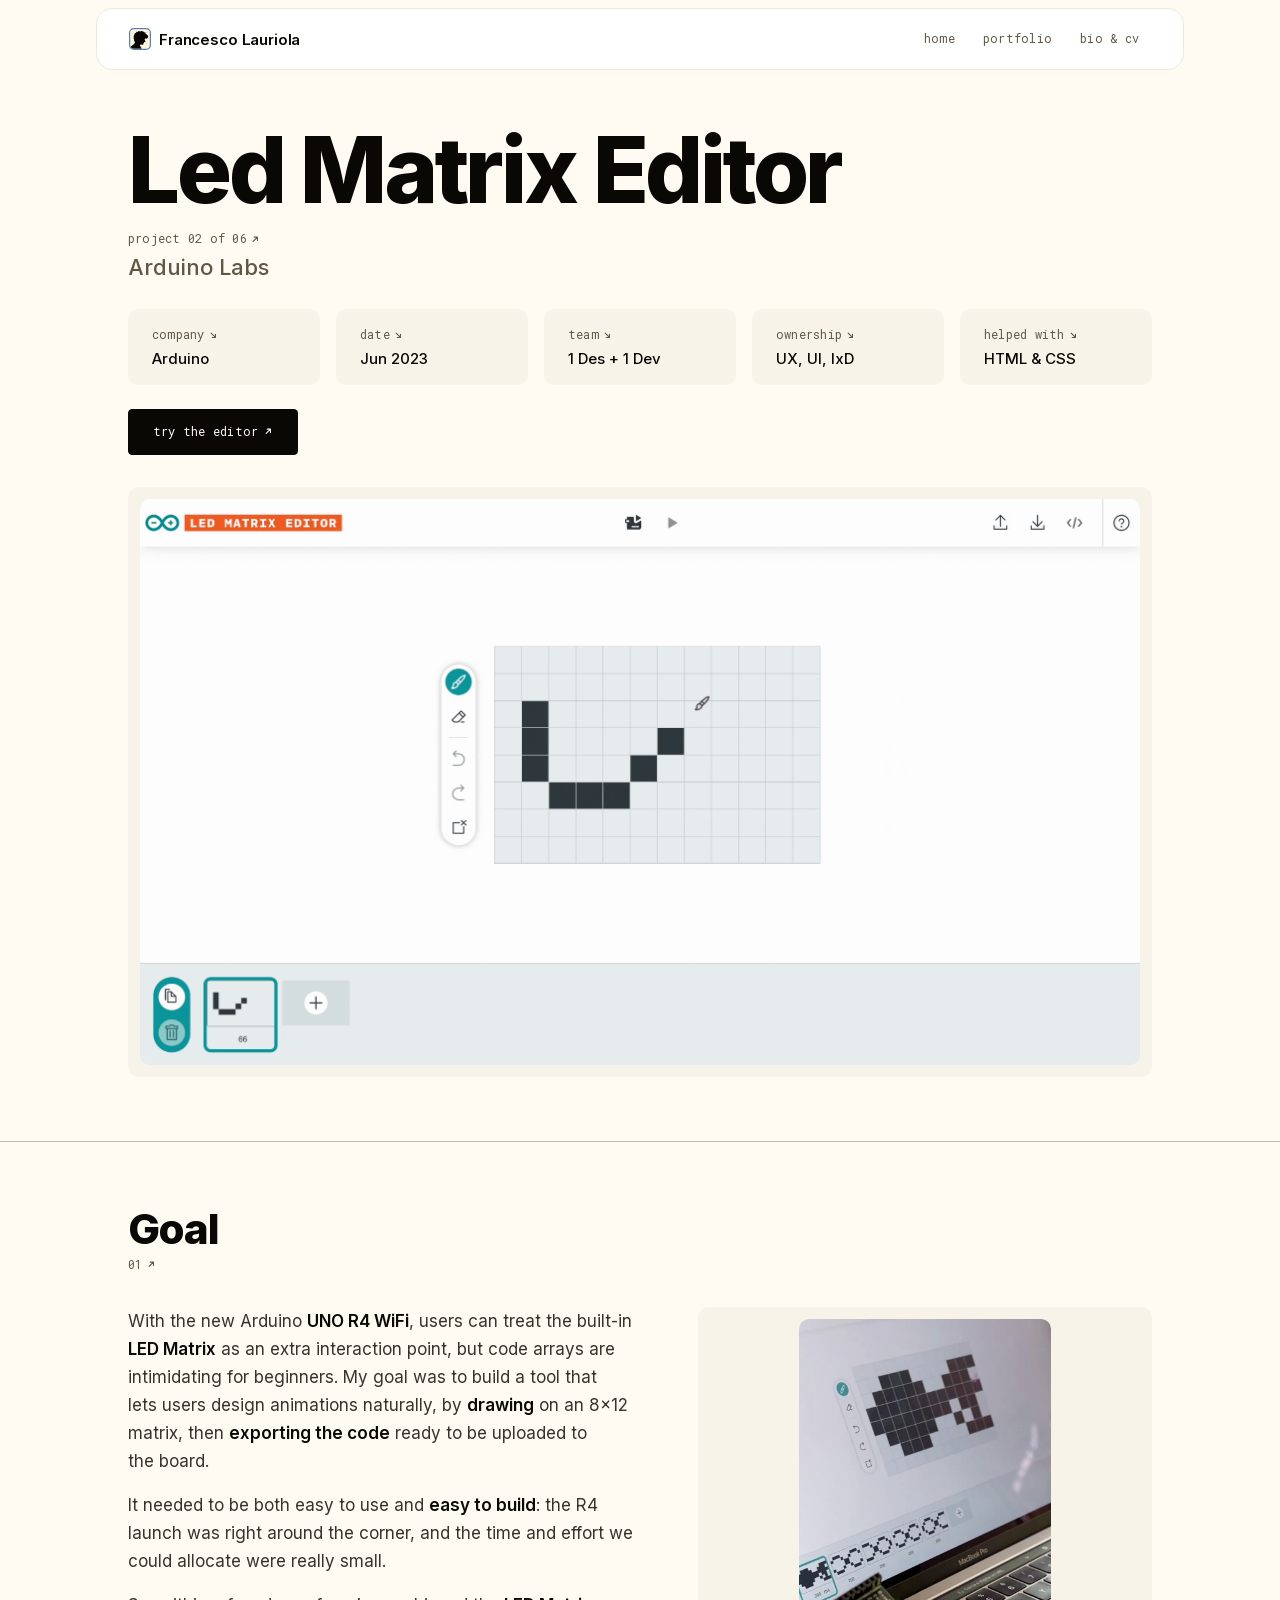
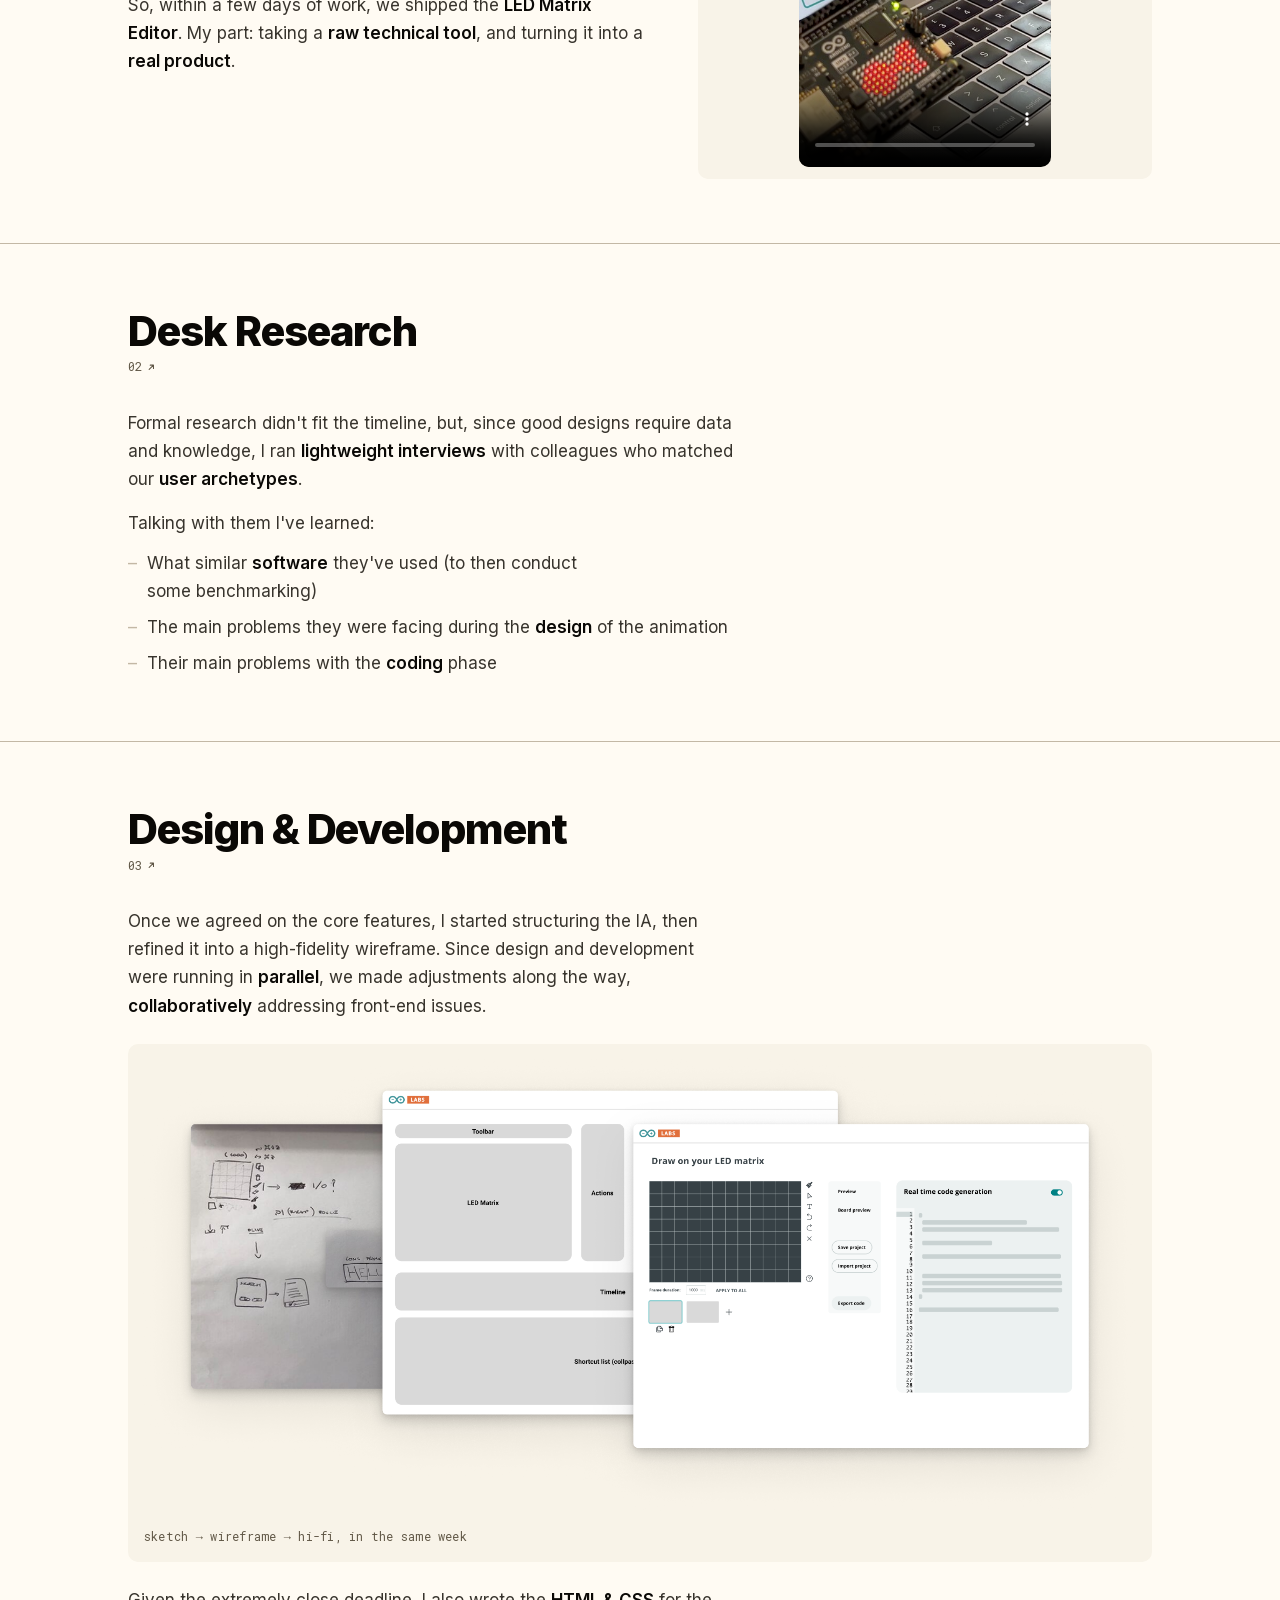
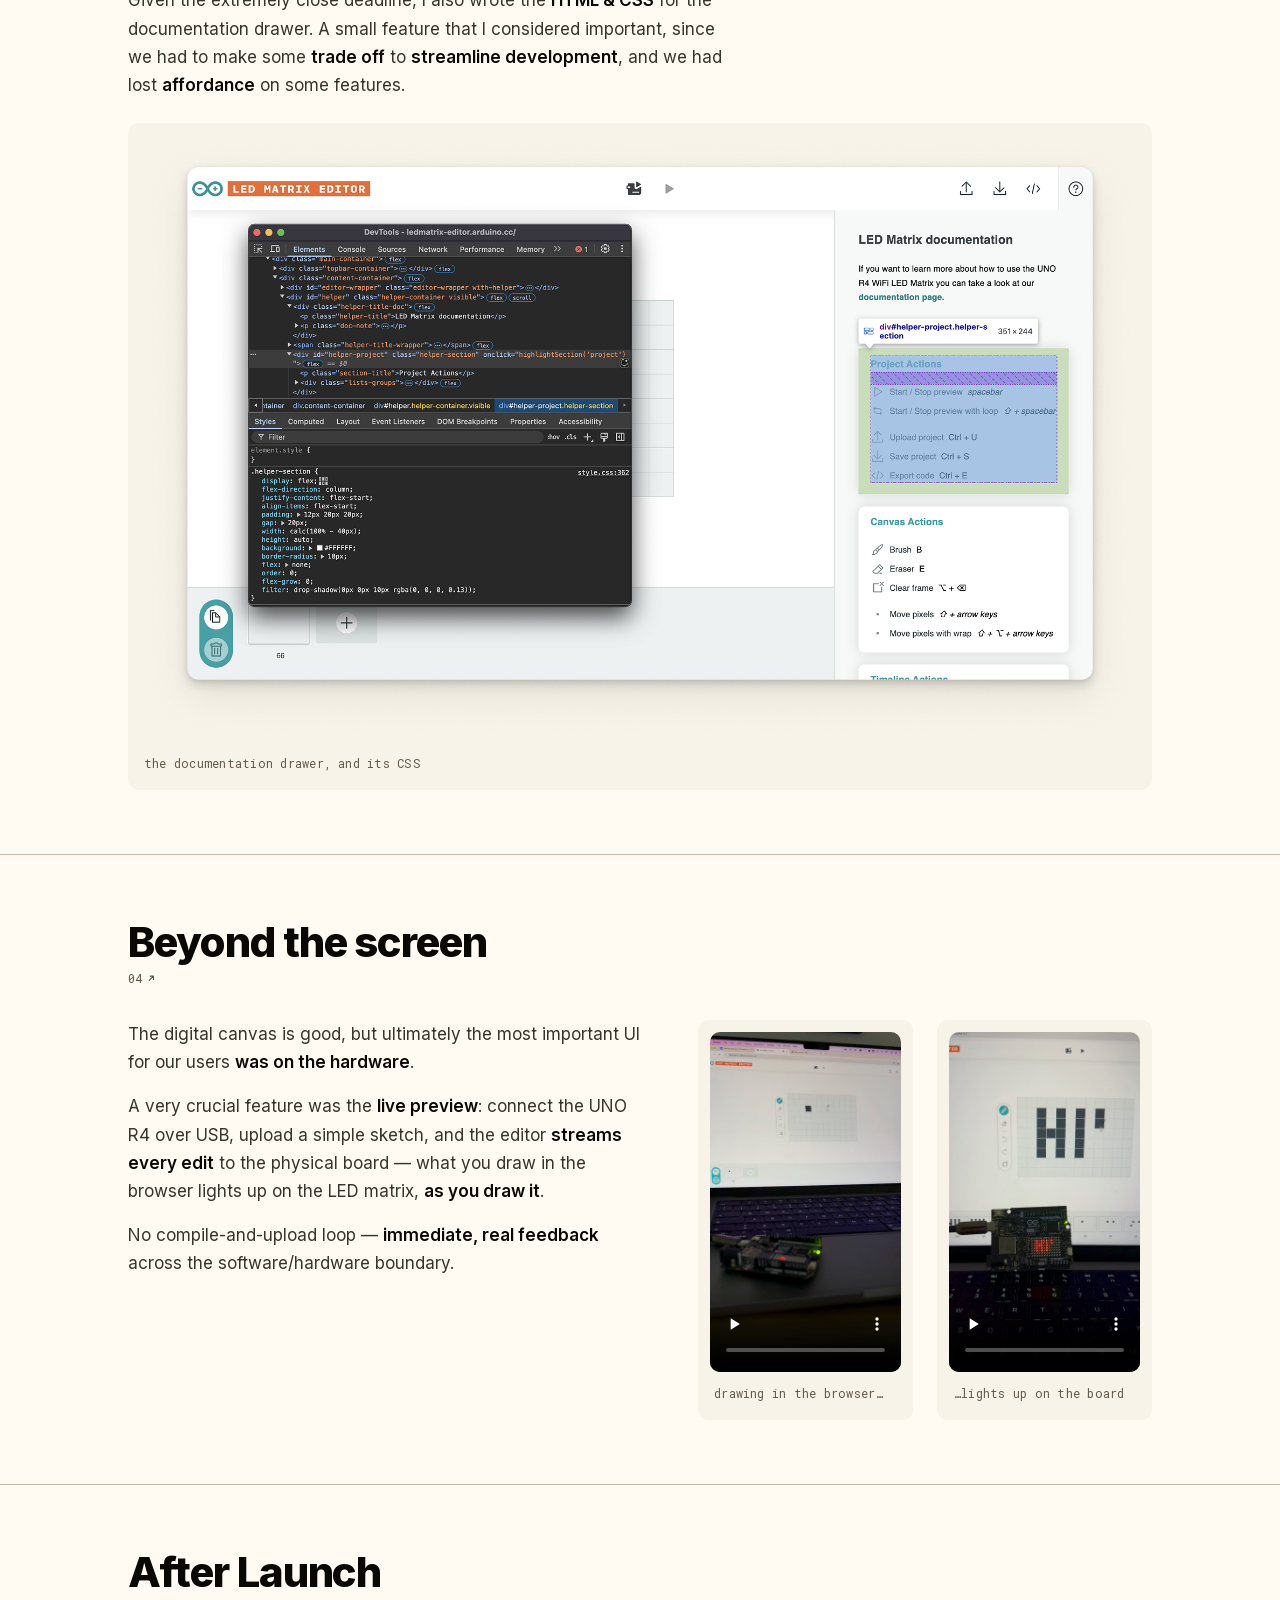
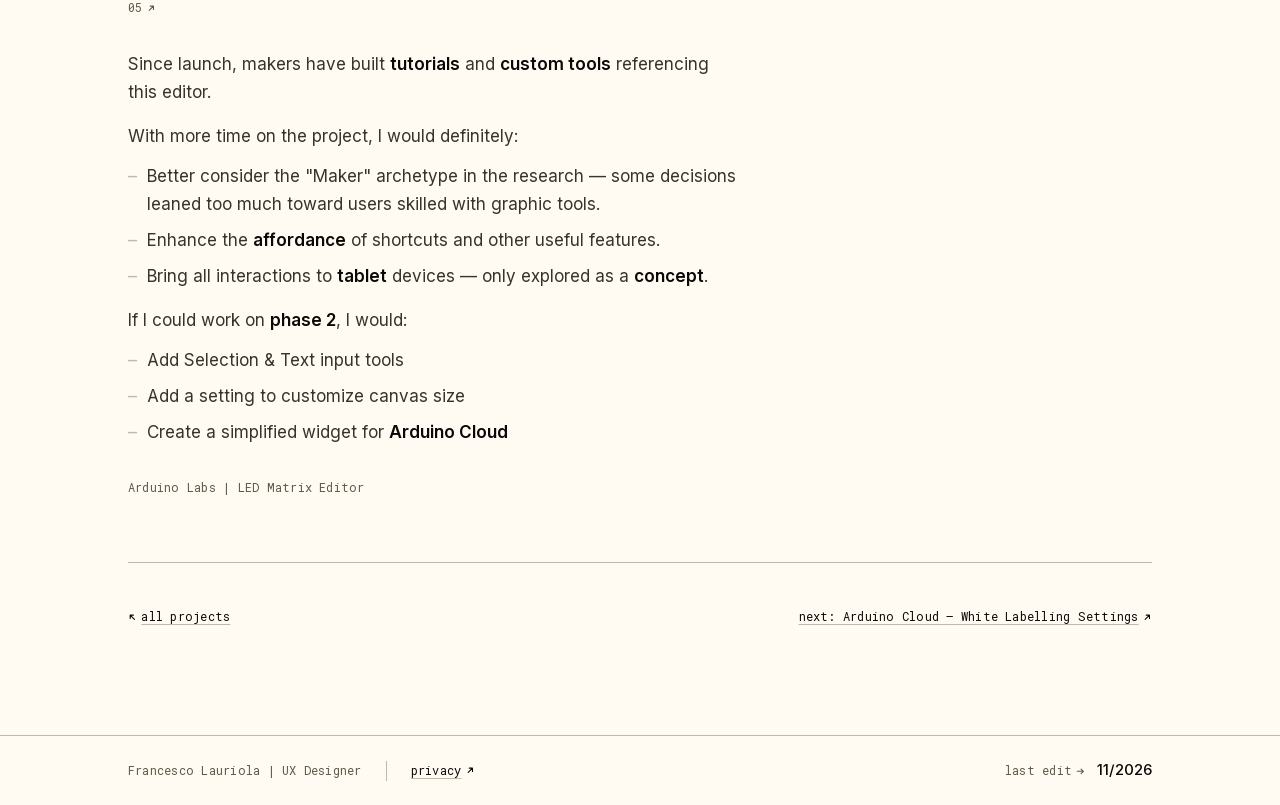
<file: led-matrix-editor.html>
<!doctype html>
<html lang="en">
<head>
<meta charset="utf-8">
<meta name="viewport" content="width=device-width, initial-scale=1">

<title>Arduino LED Matrix Editor — Francesco Lauriola</title>
<meta name="description" content="Case study: designing the Arduino LED Matrix Editor for the UNO R4 WiFi in a few days — from lightweight interviews to a live preview that streams every edit to the board.">
<link rel="canonical" href="https://francescolauriola.com/led-matrix-editor">

<meta property="og:type" content="article">
<meta property="og:url" content="https://francescolauriola.com/led-matrix-editor">
<meta property="og:title" content="Arduino LED Matrix Editor — case study">
<meta property="og:description" content="A drawing tool for the UNO R4's LED matrix, shipped in days, with a live preview across the software/hardware boundary.">
<meta property="og:image" content="assets/img/projects/led-matrix-editor.jpg">
<meta name="twitter:card" content="summary_large_image">
<meta name="theme-color" content="#F8F3E8">
<meta name="theme-color" content="#0A0805" media="(prefers-color-scheme: dark)">

<!-- ?v= busts the browsers' favicon cache: bump it whenever favicon.svg changes -->
<link rel="icon" href="favicon.svg?v=2" type="image/svg+xml">
<link rel="icon" href="favicon-96.png?v=2" type="image/png" sizes="96x96">
<link rel="apple-touch-icon" href="apple-touch-icon.png?v=2">
<link rel="preload" href="assets/fonts/inter-latin.woff2" as="font" type="font/woff2" crossorigin>
<link rel="preload" href="assets/fonts/robotomono-latin.woff2" as="font" type="font/woff2" crossorigin>
<link rel="stylesheet" href="assets/css/site.css">

<!-- shared header + footer, defined once in assets/js/components.js.
     Not deferred: the custom elements must exist before the parser reaches them. -->
<script src="assets/js/site.config.js"></script>
<script src="assets/js/components.js"></script>
</head>

<body data-page="project">

<a class="skip-link" href="#main">Skip to content</a>

<svg width="0" height="0" style="position:absolute" aria-hidden="true" focusable="false">
  <symbol id="arrow" viewBox="0 0 12 12">
    <path d="M3 9 9 3M4.5 3H9v4.5" fill="none" stroke="currentColor" stroke-width="1.5"
          stroke-linecap="round" stroke-linejoin="round"/>
  </symbol>
</svg>

<site-header></site-header>

<!-- Same three links for browsers with JavaScript off, where <site-header>
     stays empty. Keep in sync with the NAV array in assets/js/components.js —
     the only thing on the site that is still duplicated per page. -->
<noscript>
  <nav class="nav nav--fallback" aria-label="Main">
    <a class="nav__link" data-page="home"      href="/">home</a>
    <a class="nav__link" data-page="portfolio" href="/portfolio">portfolio</a>
    <a class="nav__link" data-page="bio"       href="/bio">bio &amp; cv</a>
  </nav>
</noscript>

<main id="main">

  <!-- Cover ------------------------------------------------------------ -->
  <section class="case-head">
    <div class="container">
      <div class="meta meta--reverse">
        <span class="mono meta__label">
          project 02 of 06 <svg class="arrow" aria-hidden="true"><use href="#arrow"/></svg>
        </span>
        <h1 class="display case-head__title" data-dock="title">Led Matrix Editor</h1>
      </div>
      <p class="case-head__sub">Arduino Labs</p>

      <div class="case-meta">
        <div class="meta">
          <span class="mono meta__label">company <svg class="arrow arrow--down" aria-hidden="true"><use href="#arrow"/></svg></span>
          <span class="meta__value">Arduino</span>
        </div>
        <div class="meta">
          <span class="mono meta__label">date <svg class="arrow arrow--down" aria-hidden="true"><use href="#arrow"/></svg></span>
          <span class="meta__value">Jun 2023</span>
        </div>
        <div class="meta">
          <span class="mono meta__label">team <svg class="arrow arrow--down" aria-hidden="true"><use href="#arrow"/></svg></span>
          <span class="meta__value">1 Des + 1 Dev</span>
        </div>
        <div class="meta">
          <span class="mono meta__label">ownership <svg class="arrow arrow--down" aria-hidden="true"><use href="#arrow"/></svg></span>
          <span class="meta__value">UX, UI, IxD</span>
        </div>
        <div class="meta">
          <span class="mono meta__label">helped with <svg class="arrow arrow--down" aria-hidden="true"><use href="#arrow"/></svg></span>
          <span class="meta__value">HTML &amp; CSS</span>
        </div>
      </div>

      <div class="case-head__actions">
        <a class="btn" href="https://ledmatrix-editor.arduino.cc/" target="_blank" rel="noopener">
          try the editor <svg class="arrow" aria-hidden="true"><use href="#arrow"/></svg>
        </a>
      </div>
    </div>
  </section>

  <section class="section" style="padding-top:0;border-top:0;">
    <div class="container">
      <figure class="figure figure--inset reveal">
        <img src="assets/img/projects/led-matrix/LED-matrix-ui.gif" width="960" height="548"
             alt="The LED Matrix Editor: a 12×8 grid with brush, eraser, undo and redo tools on the left, and a frame timeline at the bottom.">
      </figure>
    </div>
  </section>

  <!-- Goal -------------------------------------------------------------- -->
  <section class="section">
    <div class="container reveal">
      <div class="section-head">
        <div class="meta meta--reverse">
          <span class="mono meta__label">01 <svg class="arrow" aria-hidden="true"><use href="#arrow"/></svg></span>
          <h2 class="h2">Goal</h2>
        </div>
      </div>
      <div class="split">
        <div class="prose">
          <p>
            With the new Arduino <strong>UNO R4 WiFi</strong>, users can treat the built-in
            <strong>LED Matrix</strong> as an extra interaction point, but code arrays are
            intimidating for beginners. My goal was to build a tool that lets users design
            animations naturally, by <strong>drawing</strong> on an 8×12 matrix, then
            <strong>exporting the code</strong> ready to be uploaded to the board.
          </p>
          <p>
            It needed to be both easy to use and <strong>easy to build</strong>: the R4 launch
            was right around the corner, and the time and effort we could allocate were really small.
          </p>
          <p>
            So, within a few days of work, we shipped the <strong>LED Matrix Editor</strong>.
            My part: taking a <strong>raw technical tool</strong>, and turning it into a
            <strong>real product</strong>.
          </p>
        </div>
        <figure class="figure figure--inset">
          <video class="video" controls preload="none" playsinline width="720" height="1280"
                 poster="assets/img/projects/led-matrix/live-preview-poster.jpg"
                 style="max-height:28rem;margin-inline:auto;width:auto">
            <source src="assets/img/projects/led-matrix/Live-preview-no-audio.MP4" type="video/mp4">
            Your browser can't play this video.
            <a href="assets/img/projects/led-matrix/Live-preview-no-audio.MP4">Download it</a> instead.
          </video>
        </figure>
      </div>
    </div>
  </section>

  <!-- Desk research ----------------------------------------------------- -->
  <section class="section">
    <div class="container reveal">
      <div class="section-head">
        <div class="meta meta--reverse">
          <span class="mono meta__label">02 <svg class="arrow" aria-hidden="true"><use href="#arrow"/></svg></span>
          <h2 class="h2">Desk Research</h2>
        </div>
      </div>
      <div class="prose">
        <p>
          Formal research didn't fit the timeline, but, since good designs require data and
          knowledge, I ran <strong>lightweight interviews</strong> with colleagues who matched our
          <strong>user archetypes</strong>.
        </p>
        <p>Talking with them I've learned:</p>
        <ul class="bullets">
          <li>What similar <strong>software</strong> they've used (to then conduct some benchmarking)</li>
          <li>The main problems they were facing during the <strong>design</strong> of the animation</li>
          <li>Their main problems with the <strong>coding</strong> phase</li>
        </ul>
      </div>
    </div>
  </section>

  <!-- Design & Development ---------------------------------------------- -->
  <section class="section">
    <div class="container reveal">
      <div class="section-head">
        <div class="meta meta--reverse">
          <span class="mono meta__label">03 <svg class="arrow" aria-hidden="true"><use href="#arrow"/></svg></span>
          <h2 class="h2">Design &amp; Development</h2>
        </div>
      </div>
      <div class="prose">
        <p>
          Once we agreed on the core features, I started structuring the IA, then refined it into a
          high-fidelity wireframe. Since design and development were running in
          <strong>parallel</strong>, we made adjustments along the way,
          <strong>collaboratively</strong> addressing front-end issues.
        </p>
      </div>
      <figure class="figure figure--inset" style="margin-top:var(--sp-5)">
        <img src="assets/img/projects/led-matrix/design-process.png" width="1570" height="680" loading="lazy"
             alt="From a pen sketch of the layout, to a gray-box wireframe with toolbar, matrix, actions and timeline, to the high-fidelity screen with real-time code generation.">
        <span class="mono figure__caption">sketch → wireframe → hi-fi, in the same week</span>
      </figure>
      <div class="prose" style="margin-top:var(--sp-5)">
        <p>
          Given the extremely close deadline, I also wrote the <strong>HTML &amp; CSS</strong> for
          the documentation drawer. A small feature that I considered important, since we had to make
          some <strong>trade off</strong> to <strong>streamline development</strong>, and we had lost
          <strong>affordance</strong> on some features.
        </p>
      </div>
      <figure class="figure figure--inset" style="margin-top:var(--sp-5)">
        <img src="assets/img/projects/led-matrix/docs-drawer.png" width="964" height="555" loading="lazy"
             alt="The editor with its documentation drawer open on the right, listing project, canvas and timeline shortcuts; the browser devtools show the drawer's CSS.">
        <span class="mono figure__caption">the documentation drawer, and its CSS</span>
      </figure>
    </div>
  </section>

  <!-- Beyond the screen ------------------------------------------------- -->
  <section class="section">
    <div class="container reveal">
      <div class="section-head">
        <div class="meta meta--reverse">
          <span class="mono meta__label">04 <svg class="arrow" aria-hidden="true"><use href="#arrow"/></svg></span>
          <h2 class="h2">Beyond the screen</h2>
        </div>
      </div>
      <div class="split">
        <div class="prose">
          <p>
            The digital canvas is good, but ultimately the most important UI for our users
            <strong>was on the hardware</strong>.
          </p>
          <p>
            A very crucial feature was the <strong>live preview</strong>: connect the UNO R4 over
            USB, upload a simple sketch, and the editor <strong>streams every edit</strong> to the
            physical board — what you draw in the browser lights up on the LED matrix,
            <strong>as you draw it</strong>.
          </p>
          <p>
            No compile-and-upload loop — <strong>immediate, real feedback</strong> across the
            software/hardware boundary.
          </p>
        </div>
        <div class="figure-grid">
          <figure class="figure figure--inset">
            <video class="video" controls preload="none" playsinline width="360" height="640"
                   poster="assets/img/projects/led-matrix/live-1-poster.jpg">
              <source src="assets/video/led-matrix-live-1.mp4" type="video/mp4">
              Your browser can't play this video. <a href="assets/video/led-matrix-live-1.mp4">Download it</a> instead.
            </video>
            <span class="mono figure__caption">drawing in the browser…</span>
          </figure>
          <figure class="figure figure--inset">
            <video class="video" controls preload="none" playsinline width="360" height="640"
                   poster="assets/img/projects/led-matrix/live-2-poster.jpg">
              <source src="assets/video/led-matrix-live-2.mp4" type="video/mp4">
              Your browser can't play this video. <a href="assets/video/led-matrix-live-2.mp4">Download it</a> instead.
            </video>
            <span class="mono figure__caption">…lights up on the board</span>
          </figure>
        </div>
      </div>
    </div>
  </section>

  <!-- After launch ------------------------------------------------------ -->
  <section class="section">
    <div class="container reveal">
      <div class="section-head">
        <div class="meta meta--reverse">
          <span class="mono meta__label">05 <svg class="arrow" aria-hidden="true"><use href="#arrow"/></svg></span>
          <h2 class="h2">After Launch</h2>
        </div>
      </div>
      <div class="prose">
        <p>
          Since launch, makers have built <strong>tutorials</strong> and <strong>custom tools</strong>
          referencing this editor.
        </p>
        <p>With more time on the project, I would definitely:</p>
        <ul class="bullets">
          <li>Better consider the "Maker" archetype in the research — some decisions leaned too much toward users skilled with graphic tools.</li>
          <li>Enhance the <strong>affordance</strong> of shortcuts and other useful features.</li>
          <li>Bring all interactions to <strong>tablet</strong> devices — only explored as a <strong>concept</strong>.</li>
        </ul>
        <p>If I could work on <strong>phase 2</strong>, I would:</p>
        <ul class="bullets">
          <li>Add Selection &amp; Text input tools</li>
          <li>Add a setting to customize canvas size</li>
          <li>Create a simplified widget for <strong>Arduino Cloud</strong></li>
        </ul>
      </div>

      <span class="mono runfoot">Arduino Labs | LED Matrix Editor</span>
    </div>
  </section>

  <!-- Prev / next ------------------------------------------------------- -->
  <div class="container">
    <nav class="case-nav" aria-label="Other projects">
      <a class="out" href="/portfolio">
        <svg class="arrow" aria-hidden="true" style="transform:scaleX(-1)"><use href="#arrow"/></svg> all projects
      </a>
      <a class="out" href="/white-labelling">
        next: Arduino Cloud — White Labelling Settings <svg class="arrow" aria-hidden="true"><use href="#arrow"/></svg>
      </a>
    </nav>
  </div>

</main>

<site-footer></site-footer>

<script src="assets/js/site.js"></script>
<script src="assets/js/lightbox.js"></script>
</body>
</html>
</file>
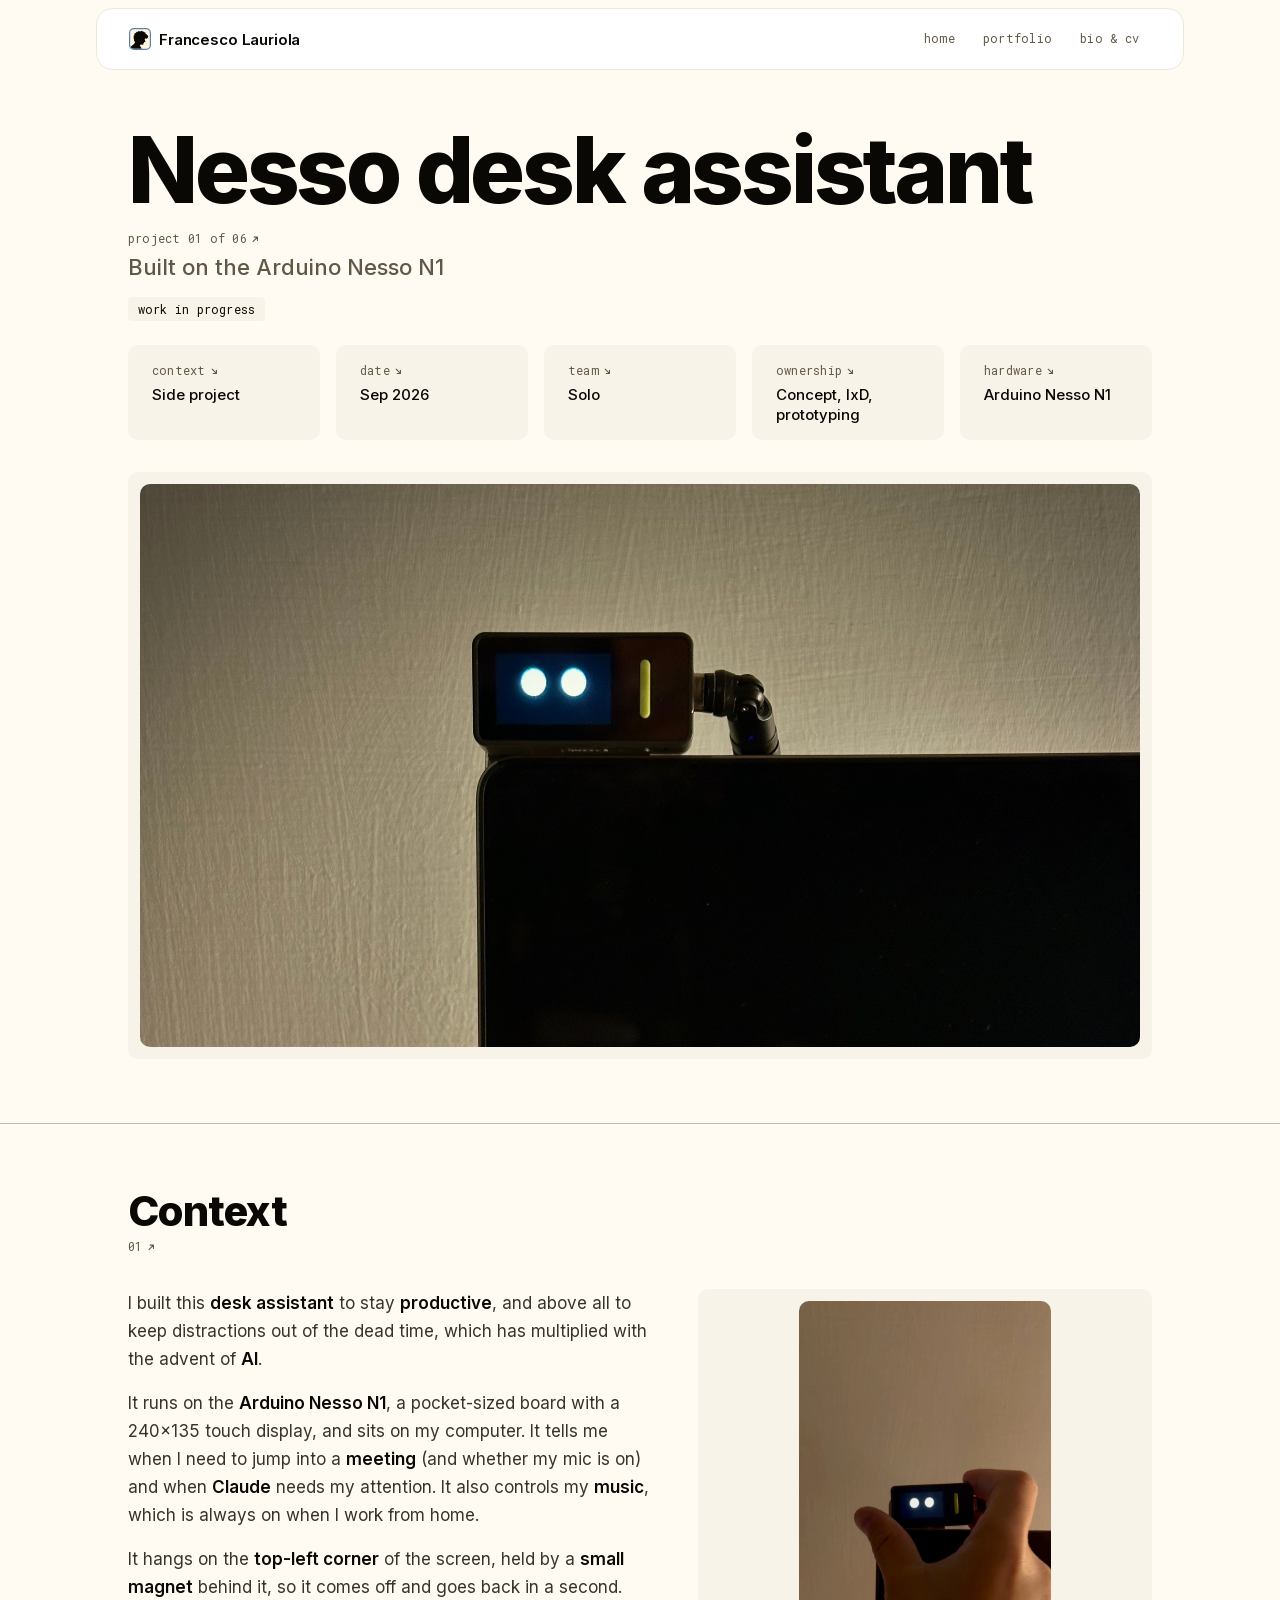
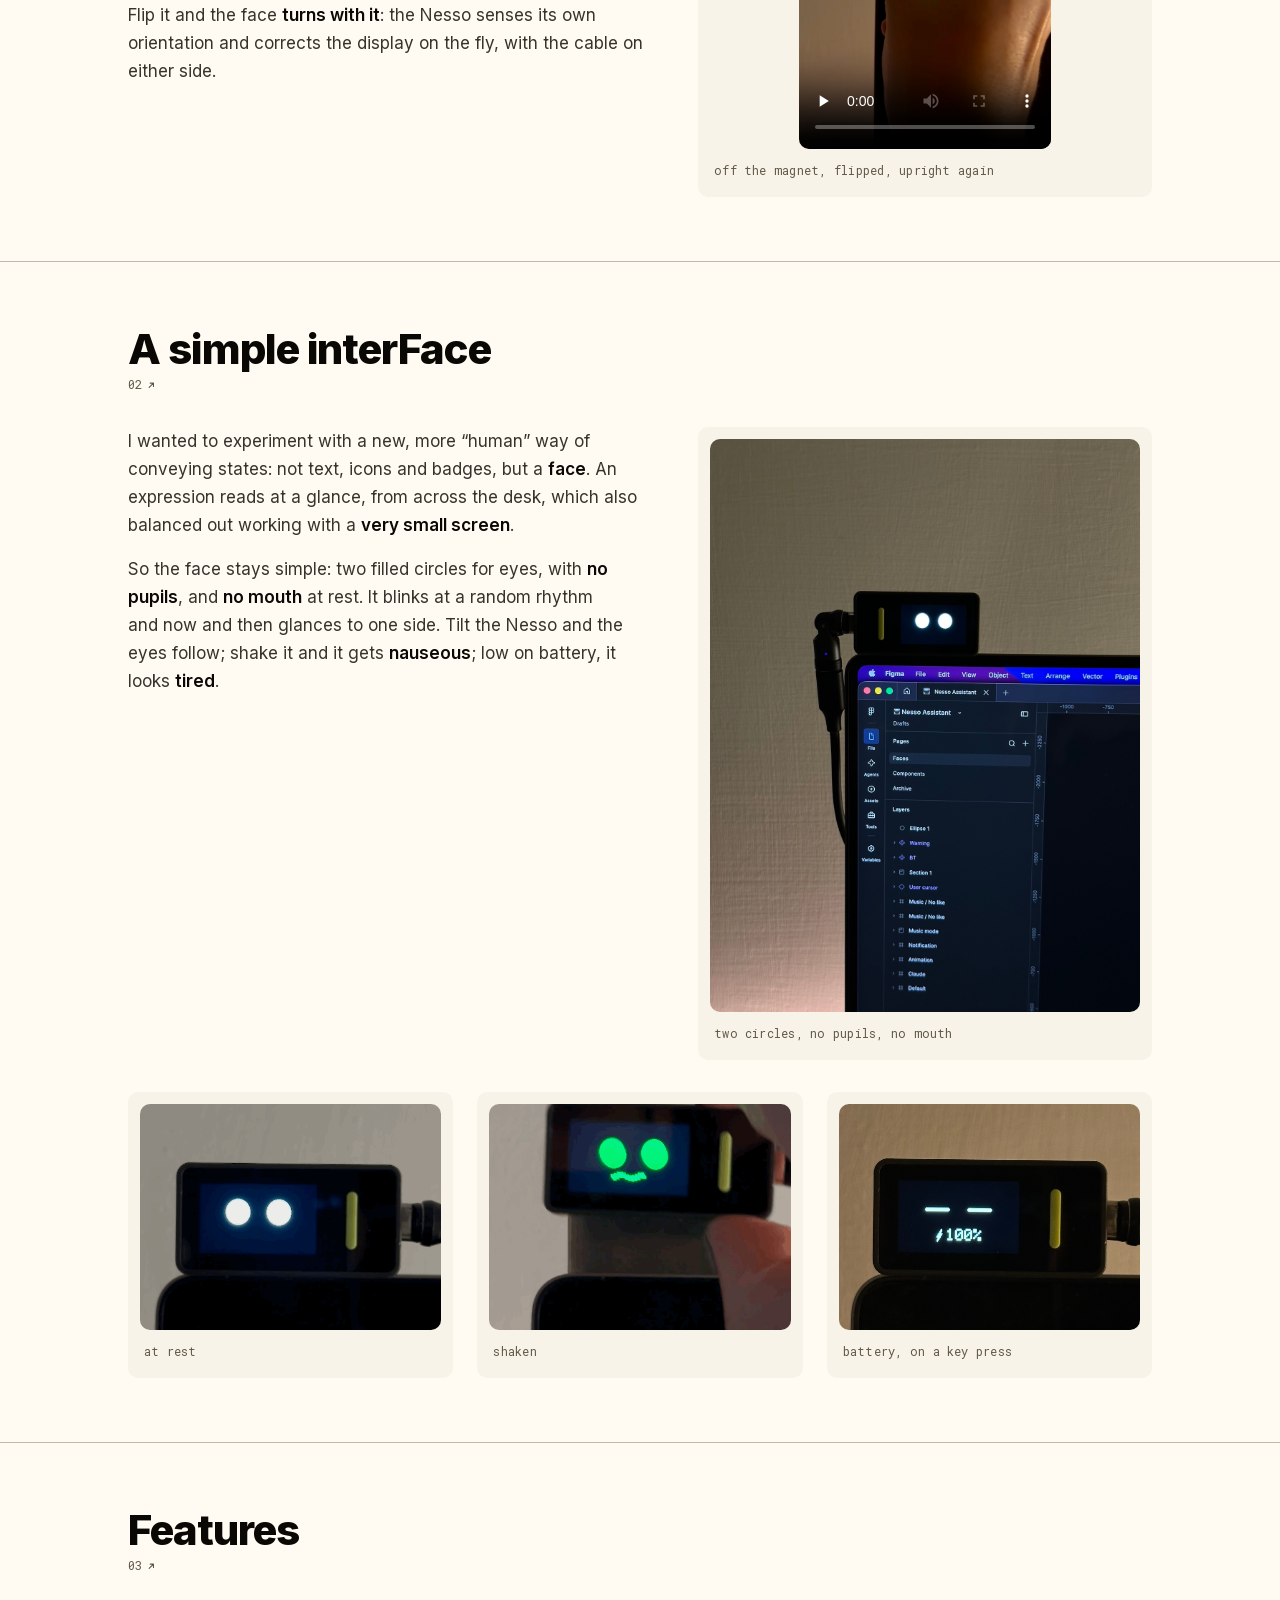
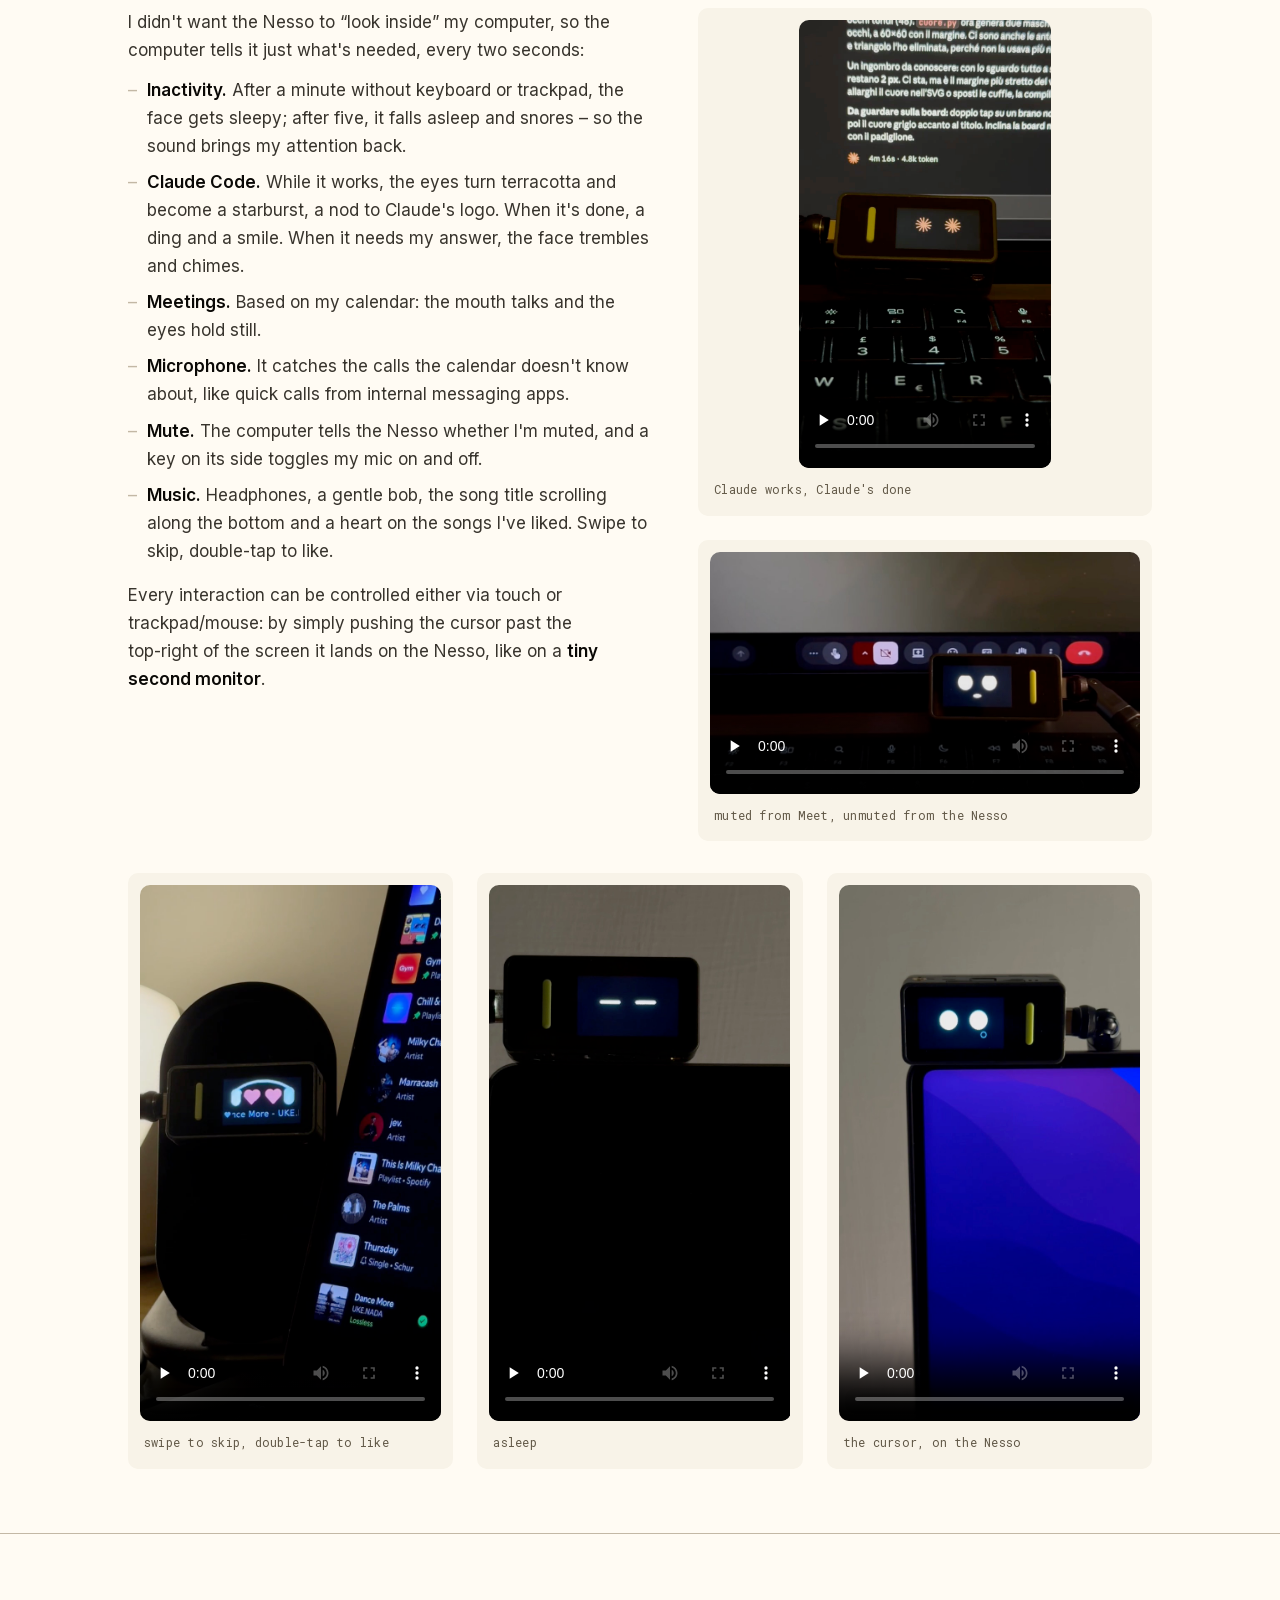
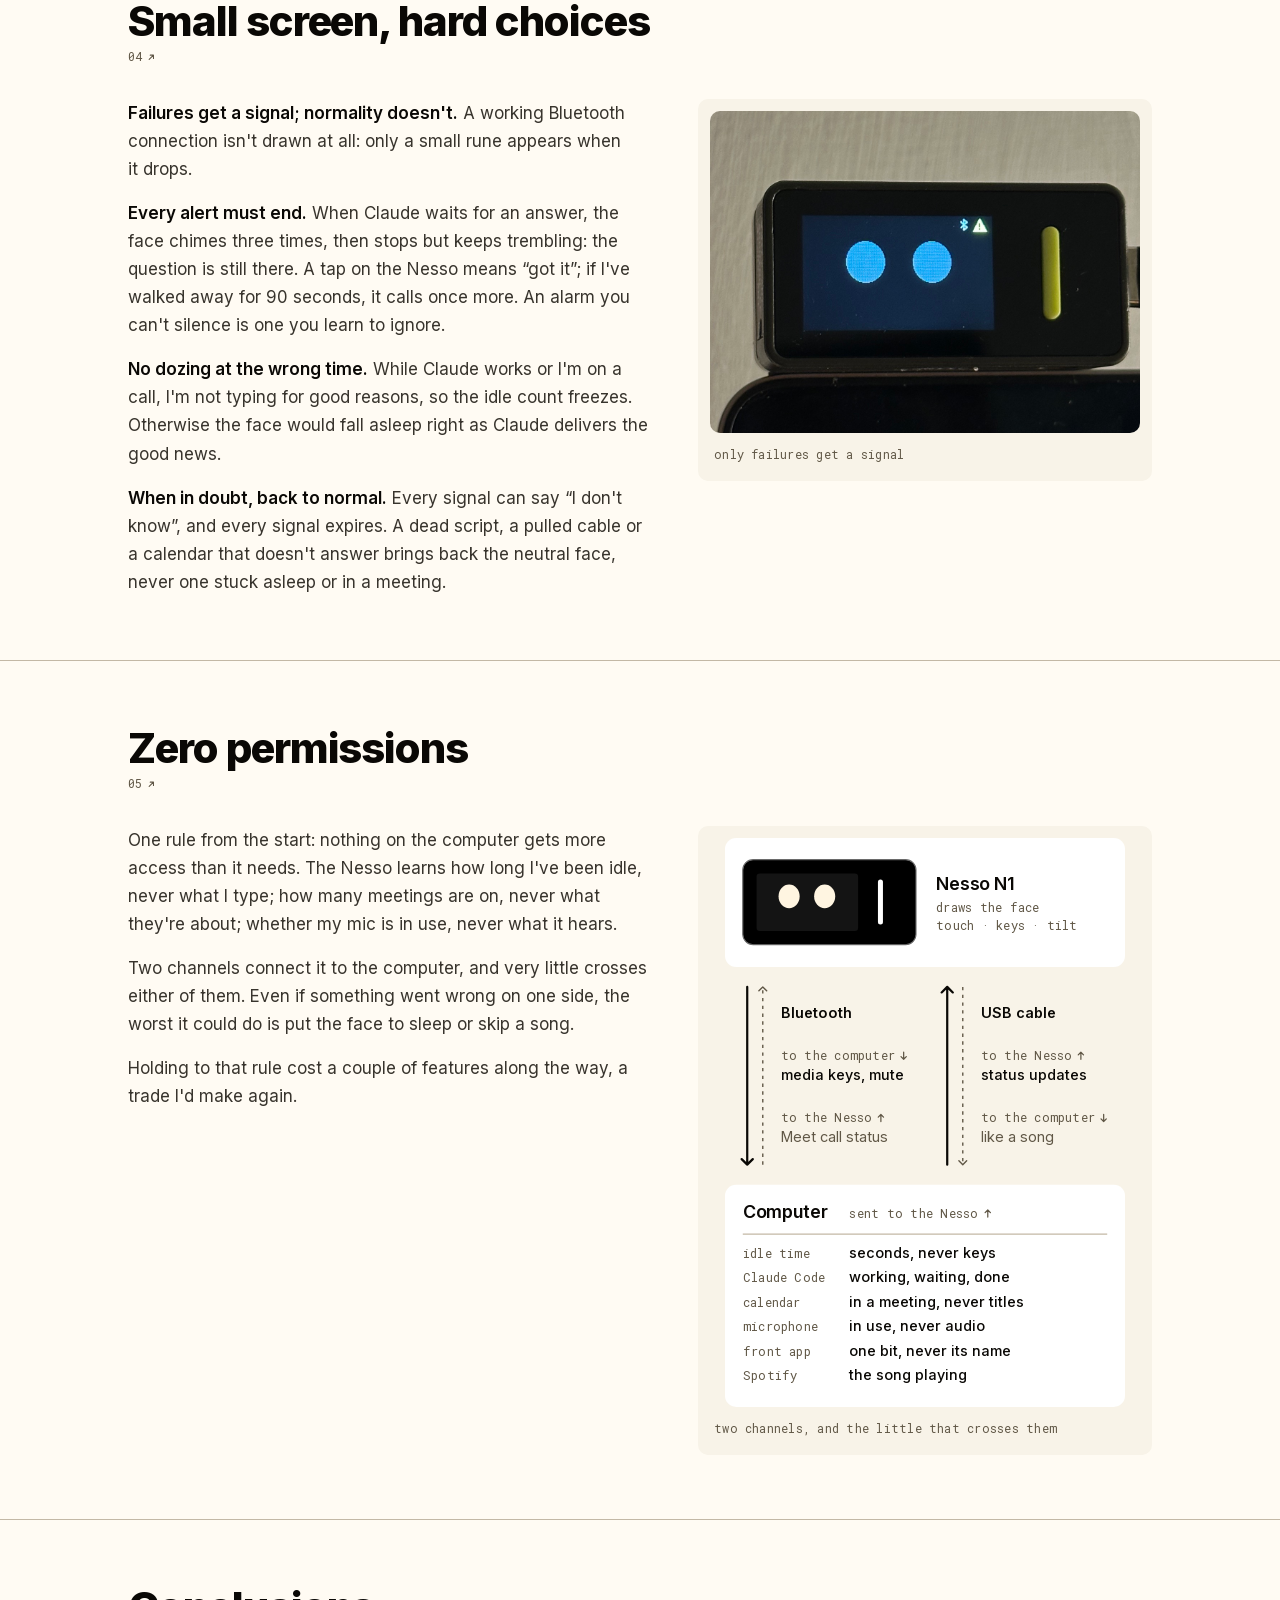
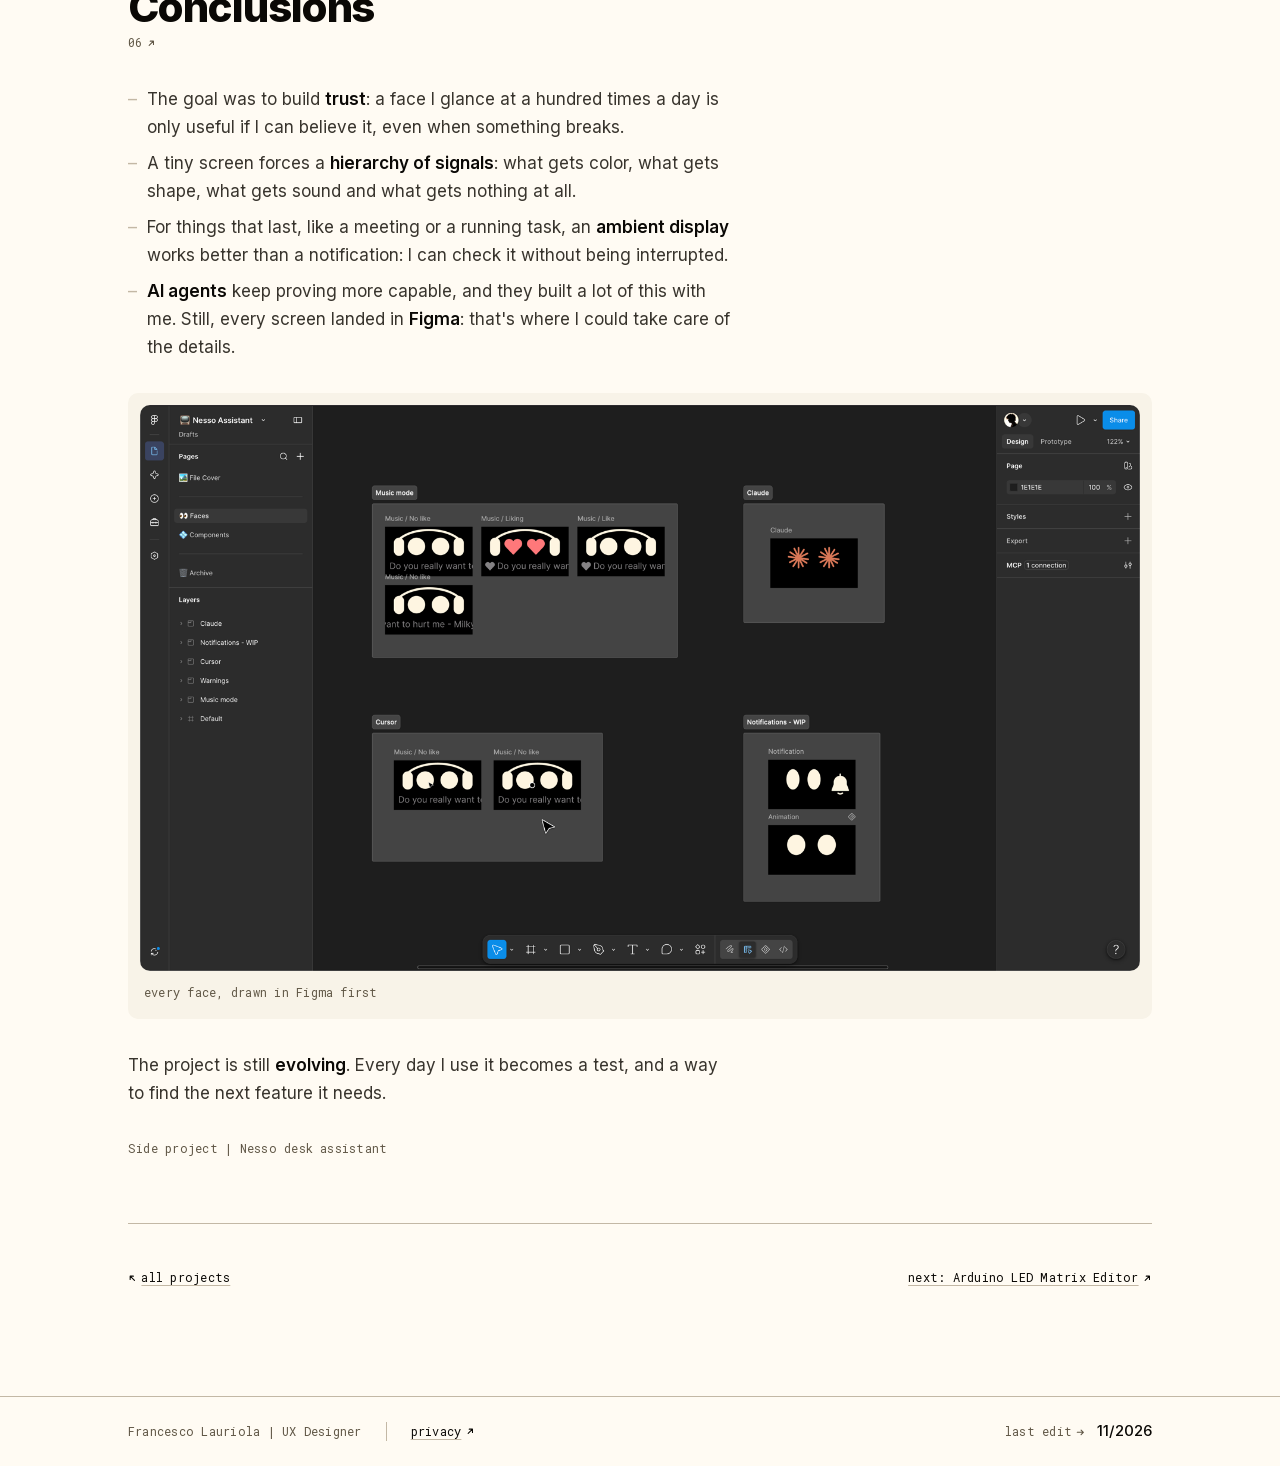
<file: nesso-desk-assistant.html>
<!doctype html>
<html lang="en">
<head>
<meta charset="utf-8">
<meta name="viewport" content="width=device-width, initial-scale=1">

<title>Nesso desk assistant — Francesco Lauriola</title>
<meta name="description" content="Case study, work in progress: a desk assistant on the Arduino Nesso N1 that keeps distractions out of the dead time — waiting for AI, sitting in meetings — with a face instead of notifications, and no permissions on the computer.">
<link rel="canonical" href="https://francescolauriola.com/nesso-desk-assistant">

<meta property="og:type" content="article">
<meta property="og:url" content="https://francescolauriola.com/nesso-desk-assistant">
<meta property="og:title" content="Nesso desk assistant — case study">
<meta property="og:description" content="A desk assistant with a face, to stay focused while waiting for AI or sitting in meetings.">
<!-- SWAP ME — the portrait stands in until the cover exists; then point this
     at https://francescolauriola.com/assets/img/projects/nesso-desk-assistant.jpg -->
<meta property="og:image" content="https://francescolauriola.com/assets/img/portrait.jpg">
<meta name="twitter:card" content="summary_large_image">
<meta name="theme-color" content="#F8F3E8">
<meta name="theme-color" content="#0A0805" media="(prefers-color-scheme: dark)">

<!-- ?v= busts the browsers' favicon cache: bump it whenever favicon.svg changes -->
<link rel="icon" href="favicon.svg?v=2" type="image/svg+xml">
<link rel="icon" href="favicon-96.png?v=2" type="image/png" sizes="96x96">
<link rel="apple-touch-icon" href="apple-touch-icon.png?v=2">
<link rel="preload" href="assets/fonts/inter-latin.woff2" as="font" type="font/woff2" crossorigin>
<link rel="preload" href="assets/fonts/robotomono-latin.woff2" as="font" type="font/woff2" crossorigin>
<link rel="stylesheet" href="assets/css/site.css">

<!-- shared header + footer, defined once in assets/js/components.js.
     Not deferred: the custom elements must exist before the parser reaches them. -->
<script src="assets/js/site.config.js"></script>
<script src="assets/js/components.js"></script>
</head>

<body data-page="project">

<a class="skip-link" href="#main">Skip to content</a>

<svg width="0" height="0" style="position:absolute" aria-hidden="true" focusable="false">
  <symbol id="arrow" viewBox="0 0 12 12">
    <path d="M3 9 9 3M4.5 3H9v4.5" fill="none" stroke="currentColor" stroke-width="1.5"
          stroke-linecap="round" stroke-linejoin="round"/>
  </symbol>
</svg>

<site-header></site-header>

<!-- Same three links for browsers with JavaScript off, where <site-header>
     stays empty. Keep in sync with the NAV array in assets/js/components.js —
     the only thing on the site that is still duplicated per page. -->
<noscript>
  <nav class="nav nav--fallback" aria-label="Main">
    <a class="nav__link" data-page="home"      href="/">home</a>
    <a class="nav__link" data-page="portfolio" href="/portfolio">portfolio</a>
    <a class="nav__link" data-page="bio"       href="/bio">bio &amp; cv</a>
  </nav>
</noscript>

<main id="main">

  <!-- Cover ------------------------------------------------------------ -->
  <section class="case-head">
    <div class="container">
      <div class="meta meta--reverse">
        <span class="mono meta__label">
          project 01 of 06 <svg class="arrow" aria-hidden="true"><use href="#arrow"/></svg>
        </span>
        <h1 class="display case-head__title" data-dock="title">Nesso desk assistant</h1>
      </div>
      <p class="case-head__sub">Built on the Arduino Nesso N1</p>
      <span class="mono tag case-head__tag">work in progress</span>

      <div class="case-meta">
        <div class="meta">
          <span class="mono meta__label">context <svg class="arrow arrow--down" aria-hidden="true"><use href="#arrow"/></svg></span>
          <span class="meta__value">Side project</span>
        </div>
        <div class="meta">
          <span class="mono meta__label">date <svg class="arrow arrow--down" aria-hidden="true"><use href="#arrow"/></svg></span>
          <span class="meta__value">Sep 2026</span>
        </div>
        <div class="meta">
          <span class="mono meta__label">team <svg class="arrow arrow--down" aria-hidden="true"><use href="#arrow"/></svg></span>
          <span class="meta__value">Solo</span>
        </div>
        <div class="meta">
          <span class="mono meta__label">ownership <svg class="arrow arrow--down" aria-hidden="true"><use href="#arrow"/></svg></span>
          <span class="meta__value">Concept, IxD, prototyping</span>
        </div>
        <div class="meta">
          <span class="mono meta__label">hardware <svg class="arrow arrow--down" aria-hidden="true"><use href="#arrow"/></svg></span>
          <span class="meta__value">Arduino Nesso N1</span>
        </div>
      </div>
    </div>
  </section>

  <section class="section" style="padding-top:0;border-top:0;">
    <div class="container">
      <figure class="figure figure--inset reveal">
        <img src="assets/img/projects/nesso/hero.jpg" width="1920" height="1080"
             alt="The Nesso N1 clipped to the top edge of a laptop in a dim room, two round white eyes glowing on its screen.">
      </figure>
    </div>
  </section>

  <!-- Context ----------------------------------------------------------- -->
  <section class="section">
    <div class="container reveal">
      <div class="section-head">
        <div class="meta meta--reverse">
          <span class="mono meta__label">01 <svg class="arrow" aria-hidden="true"><use href="#arrow"/></svg></span>
          <h2 class="h2">Context</h2>
        </div>
      </div>
      <div class="split">
        <div class="prose">
          <p>
            I built this <strong>desk assistant</strong> to stay <strong>productive</strong>, and
            above all to keep distractions out of the dead time, which has multiplied with the
            advent of <strong>AI</strong>.
          </p>
          <p>
            It runs on the <strong>Arduino Nesso N1</strong>, a pocket-sized board with a 240×135
            touch display, and sits on my computer. It tells me when I need to jump into a
            <strong>meeting</strong> (and whether my mic is on) and when <strong>Claude</strong>
            needs my attention. It also controls my <strong>music</strong>, which is always on when
            I work from home.
          </p>
          <p>
            It hangs on the <strong>top-left corner</strong> of the screen, held by a
            <strong>small magnet</strong> behind it, so it comes off and goes back in a second.
            Flip it and the face <strong>turns with it</strong>: the Nesso senses its own
            orientation and corrects the display on the fly, with the cable on either side.
          </p>
        </div>
        <figure class="figure figure--inset">
          <video class="video" controls preload="none" playsinline width="720" height="1280"
                 poster="assets/img/projects/nesso/mounting-poster.jpg"
                 style="max-height:28rem;margin-inline:auto;width:auto">
            <source src="assets/img/projects/nesso/mounting.mp4" type="video/mp4">
            Your browser can't play this video. <a href="assets/img/projects/nesso/mounting.mp4">Download it</a> instead.
          </video>
          <span class="mono figure__caption">off the magnet, flipped, upright again</span>
        </figure>
      </div>
    </div>
  </section>

  <!-- A simple interFace ------------------------------------------------ -->
  <section class="section">
    <div class="container reveal">
      <div class="section-head">
        <div class="meta meta--reverse">
          <span class="mono meta__label">02 <svg class="arrow" aria-hidden="true"><use href="#arrow"/></svg></span>
          <h2 class="h2">A simple interFace</h2>
        </div>
      </div>
      <div class="split">
        <div class="prose">
          <p>
            I wanted to experiment with a new, more “human” way of conveying states: not text,
            icons and badges, but a <strong>face</strong>. An expression reads at a glance, from
            across the desk, which also balanced out working with a <strong>very small screen</strong>.
          </p>
          <p>
            So the face stays simple: two filled circles for eyes, with <strong>no pupils</strong>,
            and <strong>no mouth</strong> at rest. It blinks at a random rhythm and now and then
            glances to one side. Tilt the Nesso and the eyes follow; shake it and it gets
            <strong>nauseous</strong>; low on battery, it looks <strong>tired</strong>.
          </p>
        </div>
        <figure class="figure figure--inset">
          <img src="assets/img/projects/nesso/on-the-screen.jpg" width="1200" height="1600" loading="lazy"
               alt="The Nesso on the top-left corner of a laptop screen, its two round eyes lit.">
          <span class="mono figure__caption">two circles, no pupils, no mouth</span>
        </figure>
      </div>

      <!-- The two moving faces are GIFs: they loop on their own, like the face does. -->
      <div class="figure-grid figure-grid--3" style="margin-top:var(--sp-6)">
        <figure class="figure figure--inset">
          <img src="assets/img/projects/nesso/rest.gif" width="480" height="360" loading="lazy"
               alt="The Nesso on top of the laptop at rest: two round white eyes that blink, then glance to one side.">
          <span class="mono figure__caption">at rest</span>
        </figure>
        <figure class="figure figure--inset">
          <img src="assets/img/projects/nesso/shaken.gif" width="480" height="360" loading="lazy"
               alt="A hand lifts the Nesso and shakes it; it comes back with green eyes and a wavy mouth, then turns white again.">
          <span class="mono figure__caption">shaken</span>
        </figure>
        <figure class="figure figure--inset">
          <img src="assets/img/projects/nesso/battery.jpg" width="1200" height="900" loading="lazy"
               alt="The battery panel: eyes closed as two flat lines, and below them a lightning bolt with 100%.">
          <span class="mono figure__caption">battery, on a key press</span>
        </figure>
      </div>
    </div>
  </section>

  <!-- Features ----------------------------------------------------------- -->
  <section class="section">
    <div class="container reveal">
      <div class="section-head">
        <div class="meta meta--reverse">
          <span class="mono meta__label">03 <svg class="arrow" aria-hidden="true"><use href="#arrow"/></svg></span>
          <h2 class="h2">Features</h2>
        </div>
      </div>
      <div class="split">
        <div class="prose">
          <p>
            I didn't want the Nesso to “look inside” my computer, so the computer tells it just
            what's needed, every two seconds:
          </p>
          <ul class="bullets">
            <li>
              <strong>Inactivity.</strong> After a minute without keyboard or trackpad, the face
              gets sleepy; after five, it falls asleep and snores – so the sound brings my attention back.
            </li>
            <li>
              <strong>Claude Code.</strong> While it works, the eyes turn terracotta and become a
              starburst, a nod to Claude's logo. When it's done, a ding and a smile. When it needs
              my answer, the face trembles and chimes.
            </li>
            <li>
              <strong>Meetings.</strong> Based on my calendar: the mouth talks and the eyes hold still.
            </li>
            <li>
              <strong>Microphone.</strong> It catches the calls the calendar doesn't know about,
              like quick calls from internal messaging apps.
            </li>
            <li>
              <strong>Mute.</strong> The computer tells the Nesso whether I'm muted, and a key on its
              side toggles my mic on and off.
            </li>
            <li>
              <strong>Music.</strong> Headphones, a gentle bob, the song title scrolling along the
              bottom and a heart on the songs I've liked. Swipe to skip, double-tap to like.
            </li>
          </ul>
          <p>
            Every interaction can be controlled either via touch or trackpad/mouse: by simply
            pushing the cursor past the top-right of the screen it lands on the Nesso, like on a
            <strong>tiny second monitor</strong>.
          </p>
        </div>
        <div style="display:grid;gap:var(--sp-5)">
          <figure class="figure figure--inset">
            <video class="video" controls preload="none" playsinline width="720" height="1280"
                   poster="assets/img/projects/nesso/claude-poster.jpg"
                   style="max-height:28rem;margin-inline:auto;width:auto">
              <source src="assets/img/projects/nesso/claude.mp4" type="video/mp4">
              Your browser can't play this video. <a href="assets/img/projects/nesso/claude.mp4">Download it</a> instead.
            </video>
            <span class="mono figure__caption">Claude works, Claude's done</span>
          </figure>
          <figure class="figure figure--inset">
            <video class="video video--wide" controls preload="none" playsinline width="960" height="540"
                   poster="assets/img/projects/nesso/meeting-poster.jpg">
              <source src="assets/img/projects/nesso/meeting.mp4" type="video/mp4">
              Your browser can't play this video. <a href="assets/img/projects/nesso/meeting.mp4">Download it</a> instead.
            </video>
            <span class="mono figure__caption">muted from Meet, unmuted from the Nesso</span>
          </figure>
        </div>
      </div>

      <div class="figure-grid figure-grid--3" style="margin-top:var(--sp-6)">
        <figure class="figure figure--inset">
          <video class="video" controls preload="none" playsinline width="720" height="1280"
                 poster="assets/img/projects/nesso/spotify-poster.jpg">
            <source src="assets/img/projects/nesso/spotify.mp4" type="video/mp4">
            Your browser can't play this video. <a href="assets/img/projects/nesso/spotify.mp4">Download it</a> instead.
          </video>
          <span class="mono figure__caption">swipe to skip, double-tap to like</span>
        </figure>
        <figure class="figure figure--inset">
          <video class="video" controls preload="none" playsinline width="720" height="1280"
                 poster="assets/img/projects/nesso/sleep-poster.jpg">
            <source src="assets/img/projects/nesso/sleep.mp4" type="video/mp4">
            Your browser can't play this video. <a href="assets/img/projects/nesso/sleep.mp4">Download it</a> instead.
          </video>
          <span class="mono figure__caption">asleep</span>
        </figure>
        <figure class="figure figure--inset">
          <video class="video" controls preload="none" playsinline width="720" height="1280"
                 poster="assets/img/projects/nesso/cursor-poster.jpg">
            <source src="assets/img/projects/nesso/cursor.mp4" type="video/mp4">
            Your browser can't play this video. <a href="assets/img/projects/nesso/cursor.mp4">Download it</a> instead.
          </video>
          <span class="mono figure__caption">the cursor, on the Nesso</span>
        </figure>
      </div>

    </div>
  </section>

  <!-- Design decisions -------------------------------------------------- -->
  <section class="section">
    <div class="container reveal">
      <div class="section-head">
        <div class="meta meta--reverse">
          <span class="mono meta__label">04 <svg class="arrow" aria-hidden="true"><use href="#arrow"/></svg></span>
          <h2 class="h2">Small screen, hard choices</h2>
        </div>
      </div>
      <div class="split">
        <div class="prose">
          <p>
            <strong>Failures get a signal; normality doesn't.</strong> A working Bluetooth
            connection isn't drawn at all: only a small rune appears when it drops.
          </p>
          <p>
            <strong>Every alert must end.</strong> When Claude waits for an answer, the face chimes
            three times, then stops but keeps trembling: the question is still there. A tap on the
            Nesso means “got it”; if I've walked away for 90 seconds, it calls once more. An alarm
            you can't silence is one you learn to ignore.
          </p>
          <p>
            <strong>No dozing at the wrong time.</strong> While Claude works or I'm on a call, I'm
            not typing for good reasons, so the idle count freezes. Otherwise the face would fall
            asleep right as Claude delivers the good news.
          </p>
          <p>
            <strong>When in doubt, back to normal.</strong> Every signal can say “I don't know”, and
            every signal expires. A dead script, a pulled cable or a calendar that doesn't answer
            brings back the neutral face, never one stuck asleep or in a meeting.
          </p>
        </div>
        <figure class="figure figure--inset">
          <img src="assets/img/projects/nesso/faults.jpg" width="1200" height="900" loading="lazy"
               alt="The Nesso on the edge of the laptop with gray eyes, a small Bluetooth rune and a yellow warning triangle side by side in the top-right corner of its screen.">
          <span class="mono figure__caption">only failures get a signal</span>
        </figure>
      </div>
    </div>
  </section>

  <!-- Zero permissions -------------------------------------------------- -->
  <section class="section">
    <div class="container reveal">
      <div class="section-head">
        <div class="meta meta--reverse">
          <span class="mono meta__label">05 <svg class="arrow" aria-hidden="true"><use href="#arrow"/></svg></span>
          <h2 class="h2">Zero permissions</h2>
        </div>
      </div>
      <div class="split">
        <div class="prose">
          <p>
            One rule from the start: nothing on the computer gets more access than it needs. The
            Nesso learns how long I've been idle, never what I type; how many meetings are on, never
            what they're about; whether my mic is in use, never what it hears.
          </p>
          <p>
            Two channels connect it to the computer, and very little crosses either of them. Even if
            something went wrong on one side, the worst it could do is put the face to sleep or skip
            a song.
          </p>
          <p>
            Holding to that rule cost a couple of features along the way, a trade I'd make again.
          </p>
        </div>
        <!-- The two channels, drawn inline so the text uses the site's fonts and
             the colours follow the theme (site.css § 7.26). Thick solid arrow =
             what a channel is for; thin dashed arrow = the little that comes
             back. The board is the drawing from Cover/Nesso.svg, same colours. -->
        <figure class="figure figure--inset">
          <svg class="diagram" viewBox="0 0 360 512" role="img"
               aria-labelledby="channels-title channels-desc">
            <title id="channels-title">The two channels between the Nesso and the computer</title>
            <desc id="channels-desc">
              The Nesso N1 at the top, the computer at the bottom, two channels between them.
              Bluetooth carries media keys and mute to the computer, and brings back from Google
              Meet whether a call is on and muted. The USB cable carries status updates to
              the Nesso, and brings back only a like for the song playing. What it sends is
              as little as it can be: idle time as seconds, never keys; Claude Code as
              working, waiting or done; the calendar as in a meeting or not, never titles;
              the microphone as in use, never audio; the front app as one bit, never its
              name; Spotify as the song playing.
            </desc>

            <!-- the board -->
            <rect class="dg-box" width="360" height="116" rx="10"/>
            <g transform="translate(16 19.5)">
              <rect width="155.9" height="76.6" rx="9.4" fill="#000" stroke="#6A6A6A"/>
              <rect x="12.4" y="12.4" width="91.4" height="51.8" rx="3" fill="#141414"/>
              <ellipse cx="41.7" cy="33" rx="9.5" ry="10.7" fill="#FFF5E1"/>
              <ellipse cx="73.7" cy="33" rx="9.5" ry="10.7" fill="#FFF5E1"/>
              <path d="M123.9 20.2V56.2" stroke="#FFF" stroke-width="4.5" stroke-linecap="round"/>
            </g>
            <text class="dg-title" x="190" y="47">Nesso N1</text>
            <text class="dg-mono" x="190" y="67">draws the face</text>
            <text class="dg-mono" x="190" y="83">touch · keys · tilt</text>

            <!-- The arrows stop 18 short of both boxes, so they read as
                 travelling between them rather than glued on. -->

            <!-- Bluetooth: out to the Mac, a little back from Meet -->
            <path class="dg-flow" d="M20 134V294M15 289l5 5 5-5"/>
            <path class="dg-flow dg-flow--back dg-dash" d="M34 294V136"/>
            <path class="dg-flow dg-flow--back" d="M30.5 137.5L34 134l3.5 3.5"/>
            <text class="dg-head" x="50" y="162">Bluetooth</text>
            <text class="dg-mono" x="50" y="200">to the computer</text>
            <use class="dg-arrow" href="#arrow" x="156.3" y="191.5" width="9" height="9" transform="rotate(135 160.8 196)"/>
            <text class="dg-value" x="50" y="218">media keys, mute</text>
            <text class="dg-mono" x="50" y="256">to the Nesso</text>
            <use class="dg-arrow" href="#arrow" x="135.8" y="247.5" width="9" height="9" transform="rotate(-45 140.3 252)"/>
            <text class="dg-back" x="50" y="274">Meet call status</text>

            <!-- USB: in to the board, two words back -->
            <path class="dg-flow" d="M200 294V134M195 139l5-5 5 5"/>
            <path class="dg-flow dg-flow--back dg-dash" d="M214 134V292"/>
            <path class="dg-flow dg-flow--back" d="M210.5 290.5L214 294l3.5-3.5"/>
            <text class="dg-head" x="230" y="162">USB cable</text>
            <text class="dg-mono" x="230" y="200">to the Nesso</text>
            <use class="dg-arrow" href="#arrow" x="315.8" y="191.5" width="9" height="9" transform="rotate(-45 320.3 196)"/>
            <text class="dg-value" x="230" y="218">status updates</text>
            <text class="dg-mono" x="230" y="256">to the computer</text>
            <use class="dg-arrow" href="#arrow" x="336.3" y="247.5" width="9" height="9" transform="rotate(135 340.8 252)"/>
            <text class="dg-back" x="230" y="274">like a song</text>

            <!-- the computer: the list is what the USB arrow carries, and how little of each -->
            <rect class="dg-box" y="312" width="360" height="200" rx="10"/>
            <text class="dg-title" x="16" y="342">Computer</text>
            <text class="dg-mono" x="112" y="342">sent to the Nesso</text>
            <use class="dg-arrow" href="#arrow" x="232" y="333.5" width="9" height="9" transform="rotate(-45 236.5 338)"/>
            <path class="dg-rule" d="M16 356.5H344"/>
            <text class="dg-mono" x="16" y="378">idle time</text>
            <text class="dg-value" x="112" y="378">seconds, never keys</text>
            <text class="dg-mono" x="16" y="400">Claude Code</text>
            <text class="dg-value" x="112" y="400">working, waiting, done</text>
            <text class="dg-mono" x="16" y="422">calendar</text>
            <text class="dg-value" x="112" y="422">in a meeting, never titles</text>
            <text class="dg-mono" x="16" y="444">microphone</text>
            <text class="dg-value" x="112" y="444">in use, never audio</text>
            <text class="dg-mono" x="16" y="466">front app</text>
            <text class="dg-value" x="112" y="466">one bit, never its name</text>
            <text class="dg-mono" x="16" y="488">Spotify</text>
            <text class="dg-value" x="112" y="488">the song playing</text>
          </svg>
          <span class="mono figure__caption">two channels, and the little that crosses them</span>
        </figure>
      </div>
    </div>
  </section>

  <!-- Conclusions ------------------------------------------------------- -->
  <section class="section">
    <div class="container reveal">
      <div class="section-head">
        <div class="meta meta--reverse">
          <span class="mono meta__label">06 <svg class="arrow" aria-hidden="true"><use href="#arrow"/></svg></span>
          <h2 class="h2">Conclusions</h2>
        </div>
      </div>
      <div class="prose">
        <ul class="bullets">
          <li>
            The goal was to build <strong>trust</strong>: a face I glance at a hundred times a
            day is only useful if I can believe it, even when something breaks.
          </li>
          <li>
            A tiny screen forces a <strong>hierarchy of signals</strong>: what gets color, what
            gets shape, what gets sound and what gets nothing at all.
          </li>
          <li>
            For things that last, like a meeting or a running task, an <strong>ambient
            display</strong> works better than a notification: I can check it without being
            interrupted.
          </li>
          <li>
            <strong>AI agents</strong> keep proving more capable, and they built a lot of this with
            me. Still, every screen landed in <strong>Figma</strong>: that's where I could take care
            of the details.
          </li>
        </ul>
      </div>
      <figure class="figure figure--inset" style="margin-top:var(--sp-6)">
        <img src="assets/img/projects/nesso/figma-faces.png" width="1680" height="951" loading="lazy"
             alt="The Nesso Assistant file in Figma: frames for Music mode (no like, liking, like), starburst eyes for Claude, the cursor on the face, and a work-in-progress notification with a bell.">
        <span class="mono figure__caption">every face, drawn in Figma first</span>
      </figure>
      <div class="prose" style="margin-top:var(--sp-6)">
        <p>
          The project is still <strong>evolving</strong>. Every day I use it becomes a test,
          and a way to find the next feature it needs.
        </p>
      </div>

      <span class="mono runfoot">Side project | Nesso desk assistant</span>
    </div>
  </section>

  <!-- Prev / next ------------------------------------------------------- -->
  <div class="container">
    <nav class="case-nav" aria-label="Other projects">
      <a class="out" href="/portfolio">
        <svg class="arrow" aria-hidden="true" style="transform:scaleX(-1)"><use href="#arrow"/></svg> all projects
      </a>
      <a class="out" href="/led-matrix-editor">
        next: Arduino LED Matrix Editor <svg class="arrow" aria-hidden="true"><use href="#arrow"/></svg>
      </a>
    </nav>
  </div>

</main>

<site-footer></site-footer>

<script src="assets/js/site.js"></script>
<script src="assets/js/lightbox.js"></script>
</body>
</html>
</file>
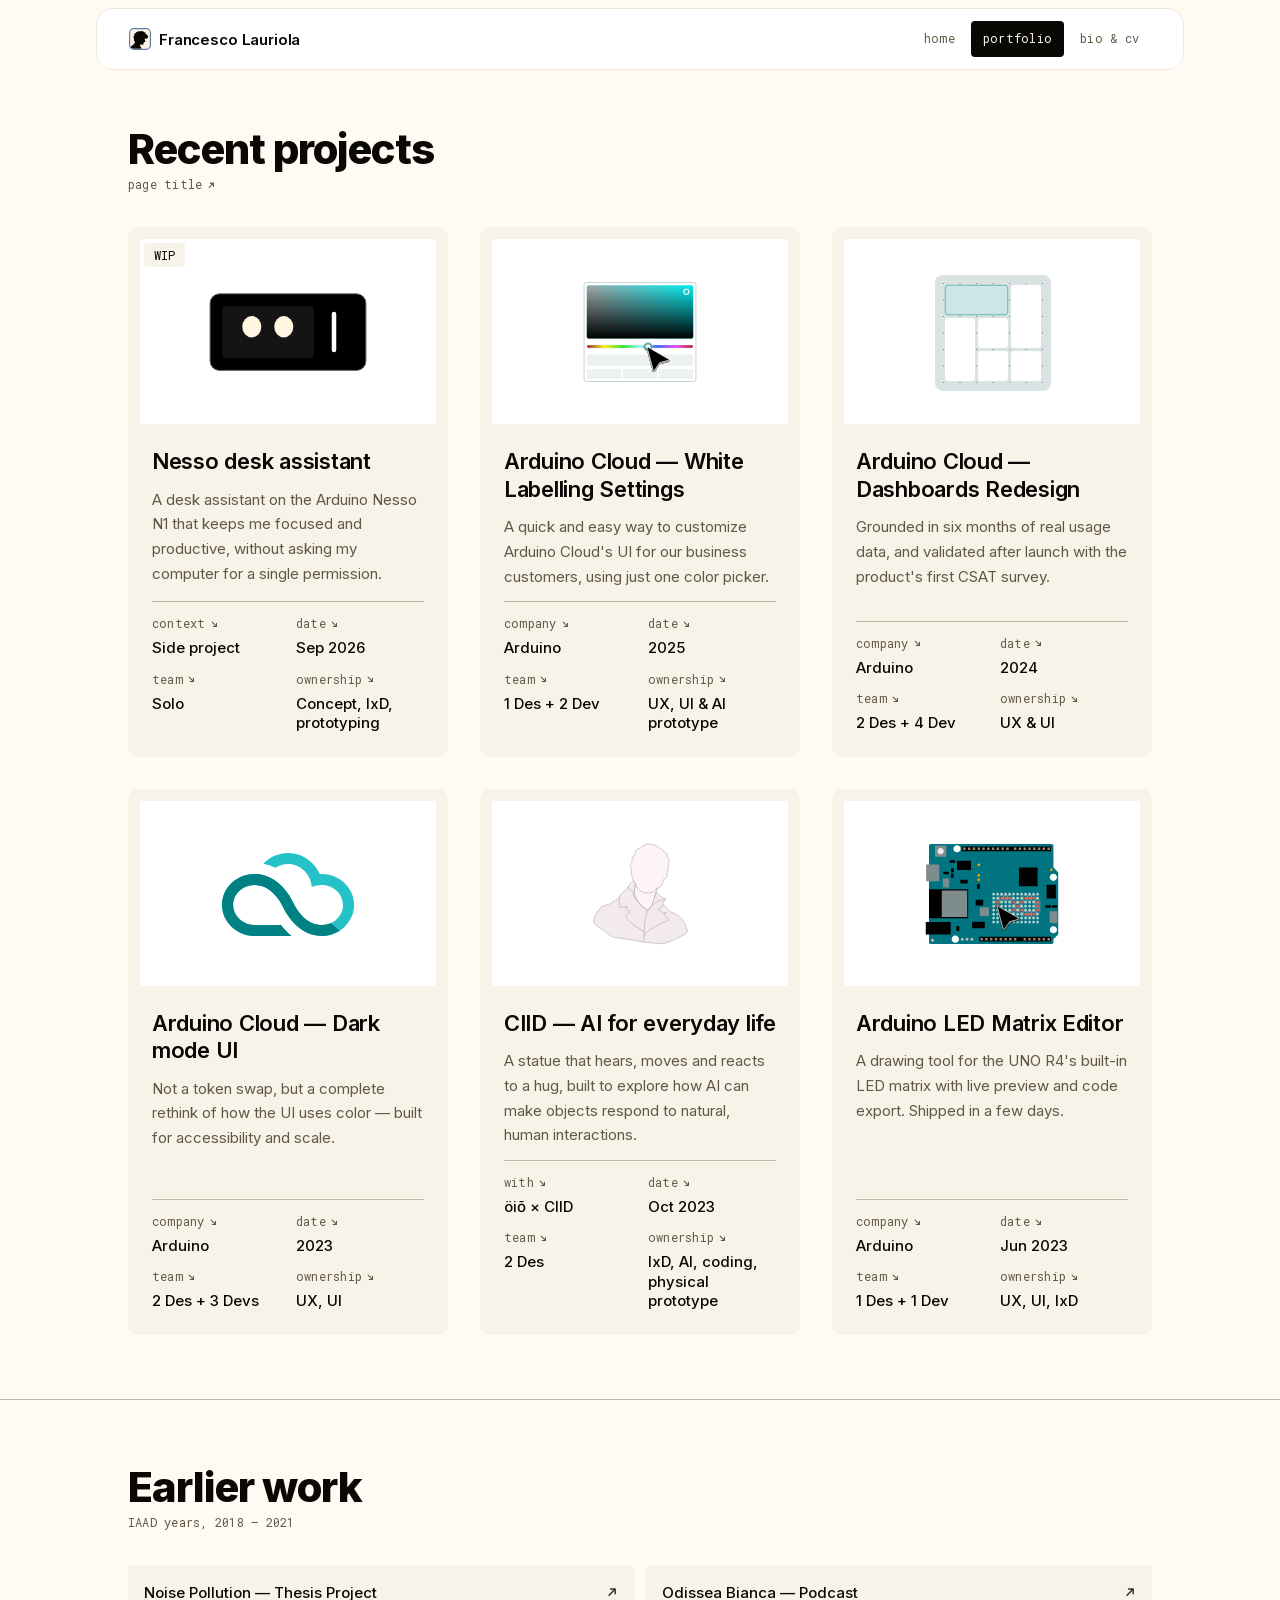
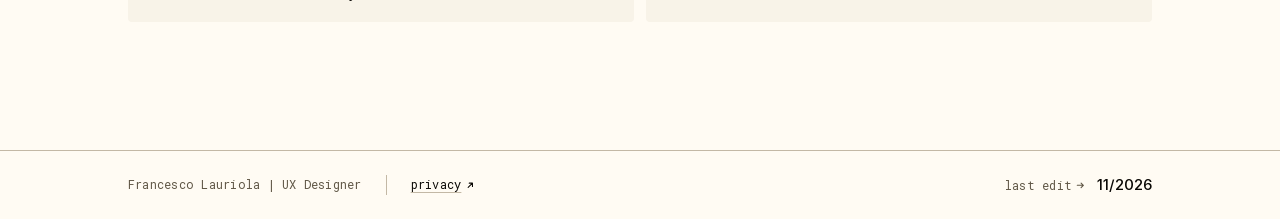
<file: portfolio.html>
<!doctype html>
<html lang="en">
<head>
<meta charset="utf-8">
<meta name="viewport" content="width=device-width, initial-scale=1">

<title>Portfolio — Francesco Lauriola</title>
<meta name="description" content="Selected product design work by Francesco Lauriola: the Arduino Cloud white labelling settings, dashboards redesign and dark mode UI, the Arduino LED Matrix Editor, an AI workshop with öiō and CIID, and a desk assistant built on the Arduino Nesso N1.">
<link rel="canonical" href="https://francescolauriola.com/portfolio">

<meta property="og:type" content="website">
<meta property="og:url" content="https://francescolauriola.com/portfolio">
<meta property="og:title" content="Portfolio — Francesco Lauriola">
<meta property="og:description" content="Six projects across Arduino Cloud, Arduino Labs, CIID and the Arduino Nesso N1.">
<meta property="og:image" content="https://francescolauriola.com/assets/img/portrait.jpg">
<meta name="twitter:card" content="summary_large_image">
<meta name="theme-color" content="#F8F3E8">
<meta name="theme-color" content="#0A0805" media="(prefers-color-scheme: dark)">

<!-- ?v= busts the browsers' favicon cache: bump it whenever favicon.svg changes -->
<link rel="icon" href="favicon.svg?v=2" type="image/svg+xml">
<link rel="icon" href="favicon-96.png?v=2" type="image/png" sizes="96x96">
<link rel="apple-touch-icon" href="apple-touch-icon.png?v=2">
<link rel="preload" href="assets/fonts/inter-latin.woff2" as="font" type="font/woff2" crossorigin>
<link rel="preload" href="assets/fonts/robotomono-latin.woff2" as="font" type="font/woff2" crossorigin>
<link rel="stylesheet" href="assets/css/site.css">

<!-- shared header + footer, defined once in assets/js/components.js.
     Not deferred: the custom elements must exist before the parser reaches them. -->
<script src="assets/js/site.config.js"></script>
<script src="assets/js/components.js"></script>
</head>

<body data-page="portfolio">

<a class="skip-link" href="#main">Skip to content</a>

<svg width="0" height="0" style="position:absolute" aria-hidden="true" focusable="false">
  <symbol id="arrow" viewBox="0 0 12 12">
    <path d="M3 9 9 3M4.5 3H9v4.5" fill="none" stroke="currentColor" stroke-width="1.5"
          stroke-linecap="round" stroke-linejoin="round"/>
  </symbol>
</svg>

<site-header></site-header>

<!-- Same three links for browsers with JavaScript off, where <site-header>
     stays empty. Keep in sync with the NAV array in assets/js/components.js —
     the only thing on the site that is still duplicated per page. -->
<noscript>
  <nav class="nav nav--fallback" aria-label="Main">
    <a class="nav__link" data-page="home"      href="/">home</a>
    <a class="nav__link" data-page="portfolio" href="/portfolio">portfolio</a>
    <a class="nav__link" data-page="bio"       href="/bio">bio &amp; cv</a>
  </nav>
</noscript>

<main id="main">

  <!-- Page head + index ------------------------------------------------ -->
  <!-- <section class="page-head">
    <div class="container">
      <div class="meta meta--reverse">
        <span class="mono meta__label">
          page title <svg class="arrow" aria-hidden="true"><use href="#arrow"/></svg>
        </span>
        <h1 class="h2">Projects Index</h1>
      </div>

      <p class="prose">
        Four projects, all shipped or tested with real users. Each one links out to the full
        case study.
      </p>
    </div>
  </section>

  <section class="section" style="padding-top:0;border-top:0">
    <div class="container">
      <nav class="index" aria-label="Projects on this page">
        <a class="index__row" href="/nesso-desk-assistant">
          <span class="index__num">1 <svg class="arrow" aria-hidden="true"><use href="#arrow"/></svg></span>
          <span class="index__title">Nesso desk assistant</span>
          <span class="index__meta">Side project · 2026</span>
        </a>
        <a class="index__row" href="/white-labelling">
          <span class="index__num">2 <svg class="arrow" aria-hidden="true"><use href="#arrow"/></svg></span>
          <span class="index__title">Arduino Cloud — White Labelling Settings</span>
          <span class="index__meta">Arduino · 2025</span>
        </a>
        <a class="index__row" href="/dashboards-redesign">
          <span class="index__num">3 <svg class="arrow" aria-hidden="true"><use href="#arrow"/></svg></span>
          <span class="index__title">Arduino Cloud — Dashboards Redesign</span>
          <span class="index__meta">Arduino · 2024</span>
        </a>
        <a class="index__row" href="/dark-mode">
          <span class="index__num">4 <svg class="arrow" aria-hidden="true"><use href="#arrow"/></svg></span>
          <span class="index__title">Arduino Cloud — Dark mode UI</span>
          <span class="index__meta">Arduino · 2025</span>
        </a>
        <a class="index__row" href="/ciid">
          <span class="index__num">5 <svg class="arrow" aria-hidden="true"><use href="#arrow"/></svg></span>
          <span class="index__title">CIID — AI for everyday life</span>
          <span class="index__meta">öiō × CIID · 2023</span>
        </a>
        <a class="index__row" href="/led-matrix-editor">
          <span class="index__num">6 <svg class="arrow" aria-hidden="true"><use href="#arrow"/></svg></span>
          <span class="index__title">Arduino LED Matrix Editor</span>
          <span class="index__meta">Arduino · 2023</span>
        </a>
      </nav>
    </div>
  </section>  -->

  <!-- Featured projects ------------------------------------------------ -->
  <section class="section">
    <div class="container">

      <div class="section-head reveal">
        <div class="meta meta--reverse">
          <span class="mono meta__label">
            page title <svg class="arrow" aria-hidden="true"><use href="#arrow"/></svg>
          </span>
          <h2 class="h2">Recent projects</h2>
        </div>
        <!-- iPhone only, as on the home (see the note there). Same two lines
             of copy: change them in both pages. -->
        <button class="mono meta__label trick" type="button" data-motion-ask hidden
                data-motion-then="now shake your phone">
          <span data-motion-text>wanna see a magic trick?</span>
          <svg class="arrow arrow--up" aria-hidden="true"><use href="#arrow"/></svg>
        </button>
      </div>

      <div class="projects reveal">

        <!-- CARD TEMPLATE — duplicate this <article> to add a project.
             Give it an id and add a matching row to the index above. -->
        <article class="project-card" id="nesso-desk-assistant">
          <div class="project-card__cover" data-cover="nesso">
            <img src="assets/img/projects/Cover/Nesso.svg" width="296" height="185" loading="lazy"
                 alt="Project cover: Nesso desk assistant.">
          </div>
          <span class="mono tag tag--cover" data-tooltip="work in progress">
            <span aria-hidden="true">WIP</span><span class="sr-only">work in progress</span>
          </span>
          <div class="project-card__body">
            <h3 class="h3 project-card__title">
              <a class="project-card__link" href="/nesso-desk-assistant" draggable="false">Nesso desk assistant</a>
            </h3>
            <p class="project-card__desc">
              A desk assistant on the Arduino Nesso N1 that keeps me focused and
              productive, without asking my computer for a single permission.
            </p>
            <div class="project-card__foot">
              <div class="meta-grid">
                <div class="meta">
                  <span class="mono meta__label">context <svg class="arrow arrow--down" aria-hidden="true"><use href="#arrow"/></svg></span>
                  <span class="meta__value">Side project</span>
                </div>
                <div class="meta">
                  <span class="mono meta__label">date <svg class="arrow arrow--down" aria-hidden="true"><use href="#arrow"/></svg></span>
                  <span class="meta__value">Sep 2026</span>
                </div>
                <div class="meta">
                  <span class="mono meta__label">team <svg class="arrow arrow--down" aria-hidden="true"><use href="#arrow"/></svg></span>
                  <span class="meta__value">Solo</span>
                </div>
                <div class="meta">
                  <span class="mono meta__label">ownership <svg class="arrow arrow--down" aria-hidden="true"><use href="#arrow"/></svg></span>
                  <span class="meta__value">Concept, IxD, prototyping</span>
                </div>
              </div>
            </div>
          </div>
        </article>

        <article class="project-card" id="white-labelling">
          <div class="project-card__cover" data-cover="white-label">
            <picture>
              <source media="(prefers-color-scheme: dark)" srcset="assets/img/projects/Cover/White%20Labelling_dark.svg">
              <img src="assets/img/projects/Cover/White%20Labelling_light.svg" width="296" height="185" loading="lazy"
                   alt="Project cover: Arduino Cloud white labelling settings.">
            </picture>
          </div>
          <div class="project-card__body">
            <h3 class="h3 project-card__title">
              <a class="project-card__link" href="/white-labelling" draggable="false">Arduino Cloud — White Labelling Settings</a>
            </h3>
            <p class="project-card__desc">
              A quick and easy way to customize Arduino Cloud's UI for our business customers,
              using just one color picker.
            </p>
            <div class="project-card__foot">
              <div class="meta-grid">
                <div class="meta">
                  <span class="mono meta__label">company <svg class="arrow arrow--down" aria-hidden="true"><use href="#arrow"/></svg></span>
                  <span class="meta__value">Arduino</span>
                </div>
                <div class="meta">
                  <span class="mono meta__label">date <svg class="arrow arrow--down" aria-hidden="true"><use href="#arrow"/></svg></span>
                  <span class="meta__value">2025</span>
                </div>
                <div class="meta">
                  <span class="mono meta__label">team <svg class="arrow arrow--down" aria-hidden="true"><use href="#arrow"/></svg></span>
                  <span class="meta__value">1 Des + 2 Dev</span>
                </div>
                <div class="meta">
                  <span class="mono meta__label">ownership <svg class="arrow arrow--down" aria-hidden="true"><use href="#arrow"/></svg></span>
                  <span class="meta__value">UX, UI &amp; AI prototype</span>
                </div>
              </div>
            </div>
          </div>
        </article>

        <article class="project-card" id="dashboards">
          <div class="project-card__cover" data-cover="dashboards">
            <picture>
              <source media="(prefers-color-scheme: dark)" srcset="assets/img/projects/Cover/Dashboards%20improvements_dark.svg">
              <img src="assets/img/projects/Cover/Dashboards%20improvements_light.svg" width="296" height="185" loading="lazy"
                   alt="Project cover: Arduino Cloud Dashboards redesign.">
            </picture>
          </div>
          <div class="project-card__body">
            <h3 class="h3 project-card__title">
              <a class="project-card__link" href="/dashboards-redesign" draggable="false">Arduino Cloud — Dashboards Redesign</a>
            </h3>
            <p class="project-card__desc">
              Grounded in six months of real usage data, and validated after launch
              with the product's first CSAT survey.
            </p>
            <div class="project-card__foot">
              <div class="meta-grid">
                <div class="meta">
                  <span class="mono meta__label">company <svg class="arrow arrow--down" aria-hidden="true"><use href="#arrow"/></svg></span>
                  <span class="meta__value">Arduino</span>
                </div>
                <div class="meta">
                  <span class="mono meta__label">date <svg class="arrow arrow--down" aria-hidden="true"><use href="#arrow"/></svg></span>
                  <span class="meta__value">2024</span>
                </div>
                <div class="meta">
                  <span class="mono meta__label">team <svg class="arrow arrow--down" aria-hidden="true"><use href="#arrow"/></svg></span>
                  <span class="meta__value">2 Des + 4 Dev</span>
                </div>
                <div class="meta">
                  <span class="mono meta__label">ownership <svg class="arrow arrow--down" aria-hidden="true"><use href="#arrow"/></svg></span>
                  <span class="meta__value">UX &amp; UI</span>
                </div>
              </div>
            </div>
          </div>
        </article>

        <article class="project-card" id="dark-mode">
          <div class="project-card__cover" data-cover="dark-mode">
            <img src="assets/img/projects/Cover/Dark%20Mode.svg" width="296" height="185" loading="lazy"
                 alt="Project cover: Arduino Cloud dark mode UI.">
          </div>
          <div class="project-card__body">
            <h3 class="h3 project-card__title">
              <a class="project-card__link" href="/dark-mode" draggable="false">Arduino Cloud — Dark mode UI</a>
            </h3>
            <p class="project-card__desc">
              Not a token swap, but a complete rethink of how the UI uses color —
              built for accessibility and scale.
            </p>
            <div class="project-card__foot">
              <div class="meta-grid">
                <div class="meta">
                  <span class="mono meta__label">company <svg class="arrow arrow--down" aria-hidden="true"><use href="#arrow"/></svg></span>
                  <span class="meta__value">Arduino</span>
                </div>
                <div class="meta">
                  <span class="mono meta__label">date <svg class="arrow arrow--down" aria-hidden="true"><use href="#arrow"/></svg></span>
                  <span class="meta__value">2023</span>
                </div>
                <div class="meta">
                  <span class="mono meta__label">team <svg class="arrow arrow--down" aria-hidden="true"><use href="#arrow"/></svg></span>
                  <span class="meta__value">2 Des + 3 Devs</span>
                </div>
                <div class="meta">
                  <span class="mono meta__label">ownership <svg class="arrow arrow--down" aria-hidden="true"><use href="#arrow"/></svg></span>
                  <span class="meta__value">UX, UI</span>
                </div>
              </div>
            </div>
          </div>
        </article>

        <article class="project-card" id="ciid">
          <div class="project-card__cover" data-cover="ciid">
            <img src="assets/img/projects/Cover/CIID.svg" width="296" height="185" loading="lazy"
                 alt="Project cover: AI for everyday life, öiō × CIID workshop on Lake Como.">
          </div>
          <div class="project-card__body">
            <h3 class="h3 project-card__title">
              <a class="project-card__link" href="/ciid" draggable="false">CIID — AI for everyday life</a>
            </h3>
            <p class="project-card__desc">
              A statue that hears, moves and reacts to a hug, built to explore how AI
              can make objects respond to natural, human interactions.
            </p>
            <div class="project-card__foot">
              <div class="meta-grid">
                <div class="meta">
                  <span class="mono meta__label">with <svg class="arrow arrow--down" aria-hidden="true"><use href="#arrow"/></svg></span>
                  <span class="meta__value">öiō × CIID</span>
                </div>
                <div class="meta">
                  <span class="mono meta__label">date <svg class="arrow arrow--down" aria-hidden="true"><use href="#arrow"/></svg></span>
                  <span class="meta__value">Oct 2023</span>
                </div>
                <div class="meta">
                  <span class="mono meta__label">team <svg class="arrow arrow--down" aria-hidden="true"><use href="#arrow"/></svg></span>
                  <span class="meta__value">2 Des</span>
                </div>
                <div class="meta">
                  <span class="mono meta__label">ownership <svg class="arrow arrow--down" aria-hidden="true"><use href="#arrow"/></svg></span>
                  <span class="meta__value">IxD, AI, coding, physical prototype</span>
                </div>
              </div>
            </div>
          </div>
        </article>

        <article class="project-card" id="led-matrix">
          <div class="project-card__cover" data-cover="led-matrix">
            <img src="assets/img/projects/Cover/LED%20Matrix.svg" width="296" height="185" loading="lazy"
                 alt="Project cover: Arduino LED Matrix Editor.">
          </div>
          <div class="project-card__body">
            <h3 class="h3 project-card__title">
              <a class="project-card__link" href="/led-matrix-editor" draggable="false">Arduino LED Matrix Editor</a>
            </h3>
            <p class="project-card__desc">
              A drawing tool for the UNO R4's built-in LED matrix with live preview
              and code export. Shipped in a few days.
            </p>
            <div class="project-card__foot">
              <div class="meta-grid">
                <div class="meta">
                  <span class="mono meta__label">company <svg class="arrow arrow--down" aria-hidden="true"><use href="#arrow"/></svg></span>
                  <span class="meta__value">Arduino</span>
                </div>
                <div class="meta">
                  <span class="mono meta__label">date <svg class="arrow arrow--down" aria-hidden="true"><use href="#arrow"/></svg></span>
                  <span class="meta__value">Jun 2023</span>
                </div>
                <div class="meta">
                  <span class="mono meta__label">team <svg class="arrow arrow--down" aria-hidden="true"><use href="#arrow"/></svg></span>
                  <span class="meta__value">1 Des + 1 Dev</span>
                </div>
                <div class="meta">
                  <span class="mono meta__label">ownership <svg class="arrow arrow--down" aria-hidden="true"><use href="#arrow"/></svg></span>
                  <span class="meta__value">UX, UI, IxD</span>
                </div>
              </div>
            </div>
          </div>
        </article>

      </div>
    </div>
  </section>


  <!-- Earlier work ----------------------------------------------------- -->
  <section class="section" id="earlier-work">
    <div class="container reveal">

      <div class="section-head">
        <div class="meta meta--reverse">
          <span class="mono meta__label">
            IAAD years, 2018 – 2021 <!-- <svg class="arrow" aria-hidden="true"><use href="#arrow"/></svg> -->
          </span>
          <h2 class="h2">Earlier work</h2>
        </div>
      </div>

      <div class="other">
        <a class="other__item" href="https://www.behance.net/gallery/124132921/Noise-Pollution" target="_blank" rel="noopener">
          <span class="other__name">Noise Pollution — Thesis Project</span>
          <svg class="arrow" aria-hidden="true"><use href="#arrow"/></svg>
        </a>

        <a class="other__item" href="https://www.behance.net/gallery/117588431/Odissea-Bianca-Podcast" target="_blank" rel="noopener">
          <span class="other__name">Odissea Bianca — Podcast</span>
          <svg class="arrow" aria-hidden="true"><use href="#arrow"/></svg>
        </a>
      </div>
    </div>
  </section>

</main>

<site-footer></site-footer>

<script src="assets/js/site.js"></script>
<script src="assets/js/covers.js"></script>
</body>
</html>
</file>
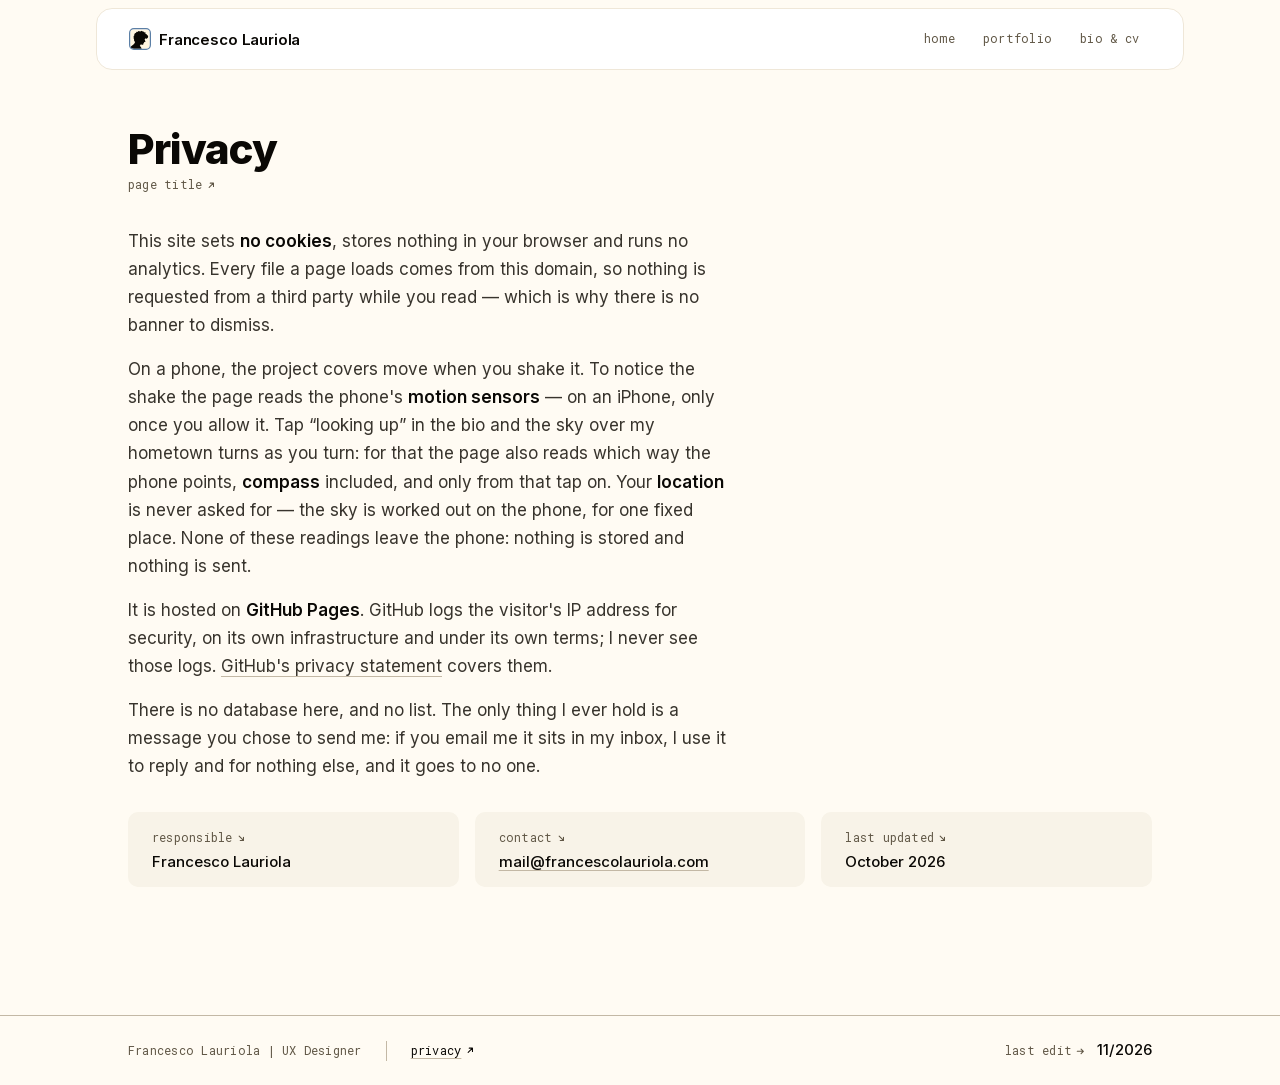
<file: privacy.html>
<!doctype html>
<html lang="en">
<head>
<meta charset="utf-8">
<meta name="viewport" content="width=device-width, initial-scale=1">

<title>Privacy — Francesco Lauriola</title>
<meta name="description" content="No cookies, no analytics, no third-party requests. What the host records, and how to reach me about it.">
<link rel="canonical" href="https://francescolauriola.com/privacy">

<meta property="og:type" content="website">
<meta property="og:url" content="https://francescolauriola.com/privacy">
<meta property="og:title" content="Privacy — Francesco Lauriola">
<meta property="og:description" content="No cookies, no analytics, no third-party requests.">
<meta property="og:image" content="https://francescolauriola.com/assets/img/portrait.jpg">
<meta name="twitter:card" content="summary_large_image">
<meta name="theme-color" content="#F8F3E8">
<meta name="theme-color" content="#0A0805" media="(prefers-color-scheme: dark)">

<!-- ?v= busts the browsers' favicon cache: bump it whenever favicon.svg changes -->
<link rel="icon" href="favicon.svg?v=2" type="image/svg+xml">
<link rel="icon" href="favicon-96.png?v=2" type="image/png" sizes="96x96">
<link rel="apple-touch-icon" href="apple-touch-icon.png?v=2">
<link rel="preload" href="assets/fonts/inter-latin.woff2" as="font" type="font/woff2" crossorigin>
<link rel="preload" href="assets/fonts/robotomono-latin.woff2" as="font" type="font/woff2" crossorigin>
<link rel="stylesheet" href="assets/css/site.css">

<!-- shared header + footer, defined once in assets/js/components.js.
     Not deferred: the custom elements must exist before the parser reaches them. -->
<script src="assets/js/site.config.js"></script>
<script src="assets/js/components.js"></script>
</head>

<body data-page="privacy">

<a class="skip-link" href="#main">Skip to content</a>

<svg width="0" height="0" style="position:absolute" aria-hidden="true" focusable="false">
  <symbol id="arrow" viewBox="0 0 12 12">
    <path d="M3 9 9 3M4.5 3H9v4.5" fill="none" stroke="currentColor" stroke-width="1.5"
          stroke-linecap="round" stroke-linejoin="round"/>
  </symbol>
</svg>

<site-header></site-header>

<!-- Same three links for browsers with JavaScript off, where <site-header>
     stays empty. Keep in sync with the NAV array in assets/js/components.js —
     the only thing on the site that is still duplicated per page. -->
<noscript>
  <nav class="nav nav--fallback" aria-label="Main">
    <a class="nav__link" data-page="home"      href="/">home</a>
    <a class="nav__link" data-page="portfolio" href="/portfolio">portfolio</a>
    <a class="nav__link" data-page="bio"       href="/bio">bio &amp; cv</a>
  </nav>
</noscript>

<main id="main">

  <section class="page-head">
    <div class="container">
      <div class="meta meta--reverse">
        <span class="mono meta__label">
          page title <svg class="arrow" aria-hidden="true"><use href="#arrow"/></svg>
        </span>
        <h1 class="h2">Privacy</h1>
      </div>
    </div>
  </section>

  <section class="section" style="padding-top:0;border-top:0">
    <div class="container reveal">
      <div class="prose">
        <p>
          This site sets <strong>no cookies</strong>, stores nothing in your browser and runs no
          analytics. Every file a page loads comes from this domain, so nothing is requested from a
          third party while you read — which is why there is no banner to dismiss.
        </p>
        <p>
          On a phone, the project covers move when you shake it. To notice the shake the page reads
          the phone's <strong>motion sensors</strong> — on an iPhone, only once you allow it. Tap
          “looking up” in the bio and the sky over my hometown turns as you turn: for that the page
          also reads which way the phone points, <strong>compass</strong> included, and only from
          that tap on. Your <strong>location</strong> is never asked for — the sky is worked out on
          the phone, for one fixed place. None of these readings leave the phone: nothing is stored
          and nothing is sent.
        </p>
        <p>
          It is hosted on <strong>GitHub Pages</strong>. GitHub logs the visitor's IP address for
          security, on its own infrastructure and under its own terms; I never see those logs.
          <a class="link" href="https://docs.github.com/en/site-policy/privacy-policies/github-general-privacy-statement"
             target="_blank" rel="noopener">GitHub's privacy statement</a> covers them.
        </p>
        <p>
          There is no database here, and no list. The only thing I ever hold is a message you chose to
          send me: if you email me it sits in my inbox, I use it to reply and for nothing else, and it
          goes to no one.
        </p>
      </div>

      <div class="case-meta" style="margin-top:var(--sp-6)">
        <div class="meta">
          <span class="mono meta__label">responsible <svg class="arrow arrow--down" aria-hidden="true"><use href="#arrow"/></svg></span>
          <span class="meta__value">Francesco Lauriola</span>
        </div>
        <div class="meta">
          <span class="mono meta__label">contact <svg class="arrow arrow--down" aria-hidden="true"><use href="#arrow"/></svg></span>
          <span class="meta__value"><a class="link" href="mailto:mail@francescolauriola.com">mail@francescolauriola.com</a></span>
        </div>
        <div class="meta">
          <span class="mono meta__label">last updated <svg class="arrow arrow--down" aria-hidden="true"><use href="#arrow"/></svg></span>
          <span class="meta__value">October 2026</span>
        </div>
      </div>
    </div>
  </section>

</main>

<site-footer></site-footer>

<script src="assets/js/site.js"></script>
</body>
</html>
</file>
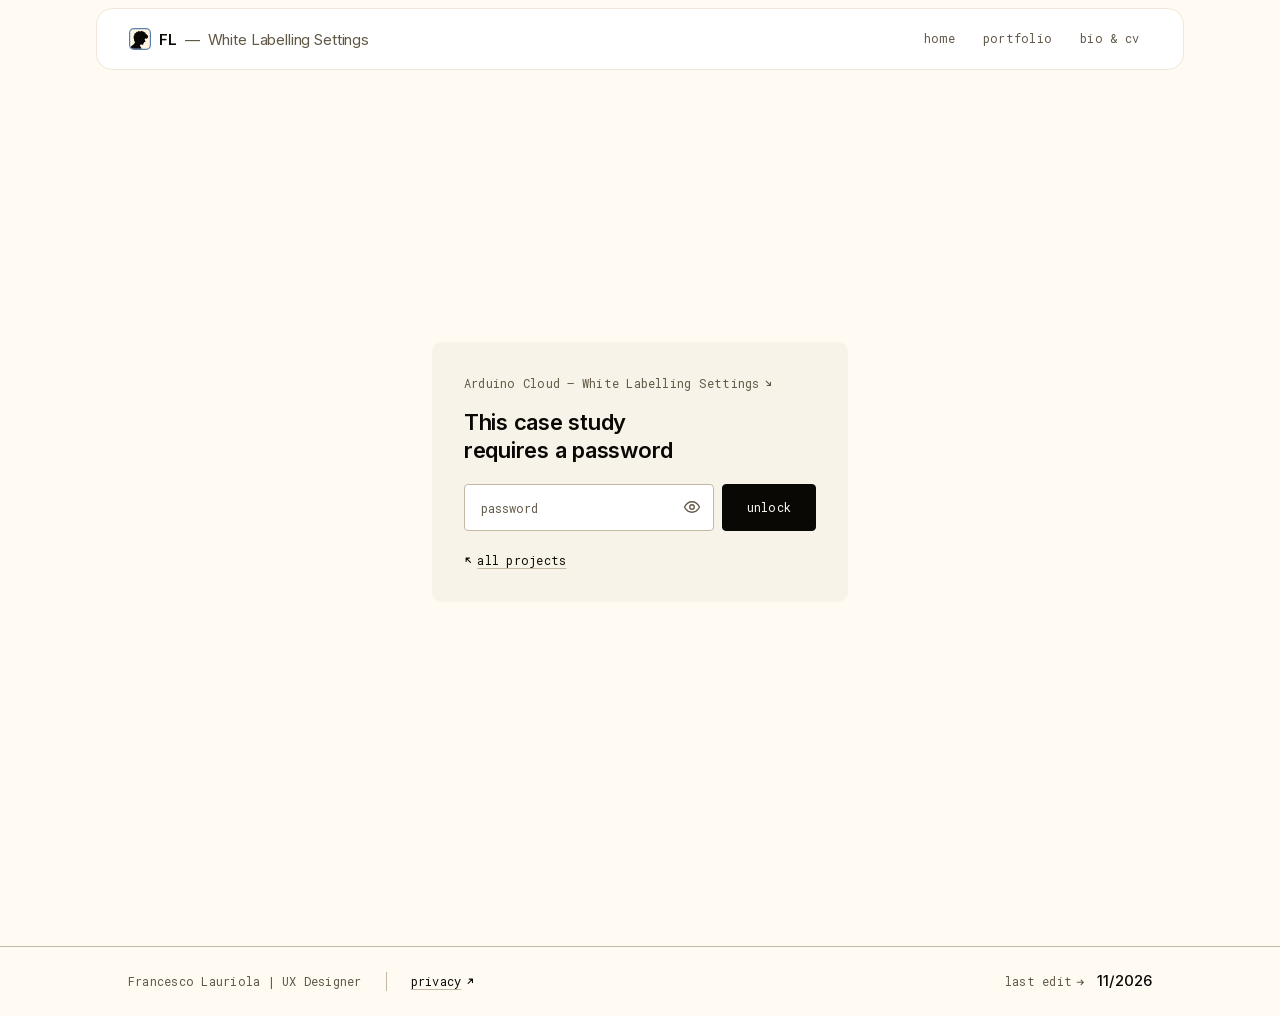
<file: white-labelling.html>
<!doctype html>
<html lang="en">
<head>
<meta charset="utf-8">
<meta name="viewport" content="width=device-width, initial-scale=1">

<title>Arduino Cloud — White Labelling Settings — Francesco Lauriola</title>
<meta name="description" content="Case study: letting business customers rebrand Arduino Cloud from a single accent color. The system derives the whole palette, checks contrast in real time and generates the tokens.">
<link rel="canonical" href="https://francescolauriola.com/white-labelling">

<meta property="og:type" content="article">
<meta property="og:url" content="https://francescolauriola.com/white-labelling">
<meta property="og:title" content="Arduino Cloud — White Labelling Settings — case study">
<meta property="og:description" content="One accent color in, a whole accessible theme out — validated with a working AI prototype built in a couple of hours.">
<meta property="og:image" content="https://francescolauriola.com/assets/img/portrait.jpg">
<meta name="twitter:card" content="summary_large_image">
<meta name="theme-color" content="#F8F3E8">
<meta name="theme-color" content="#0A0805" media="(prefers-color-scheme: dark)">

<!-- ?v= busts the browsers' favicon cache: bump it whenever favicon.svg changes -->
<link rel="icon" href="favicon.svg?v=2" type="image/svg+xml">
<link rel="icon" href="favicon-96.png?v=2" type="image/png" sizes="96x96">
<link rel="apple-touch-icon" href="apple-touch-icon.png?v=2">
<link rel="preload" href="assets/fonts/inter-latin.woff2" as="font" type="font/woff2" crossorigin>
<link rel="preload" href="assets/fonts/robotomono-latin.woff2" as="font" type="font/woff2" crossorigin>
<link rel="stylesheet" href="assets/css/site.css">

<!-- shared header + footer, defined once in assets/js/components.js.
     Not deferred: the custom elements must exist before the parser reaches them. -->
<script src="assets/js/site.config.js"></script>
<script src="assets/js/components.js"></script>
</head>

<body data-page="project">

<a class="skip-link" href="#main">Skip to content</a>

<svg width="0" height="0" style="position:absolute" aria-hidden="true" focusable="false">
  <symbol id="arrow" viewBox="0 0 12 12">
    <path d="M3 9 9 3M4.5 3H9v4.5" fill="none" stroke="currentColor" stroke-width="1.5"
          stroke-linecap="round" stroke-linejoin="round"/>
  </symbol>
</svg>

<site-header></site-header>

<!-- Same three links for browsers with JavaScript off, where <site-header>
     stays empty. Keep in sync with the NAV array in assets/js/components.js —
     the only thing on the site that is still duplicated per page. -->
<noscript>
  <nav class="nav nav--fallback" aria-label="Main">
    <a class="nav__link" data-page="home"      href="/">home</a>
    <a class="nav__link" data-page="portfolio" href="/portfolio">portfolio</a>
    <a class="nav__link" data-page="bio"       href="/bio">bio &amp; cv</a>
  </nav>
</noscript>

<main id="main">

  <!-- Cover ------------------------------------------------------------ -->
  <section class="case-head">
    <div class="container">
      <div class="meta meta--reverse">
        <span class="mono meta__label">
          project 03 of 06 <svg class="arrow" aria-hidden="true"><use href="#arrow"/></svg>
        </span>
        <h1 class="display case-head__title" data-dock="title">White Labelling Settings</h1>
      </div>
      <p class="case-head__sub">Arduino Cloud</p>

      <div class="case-meta">
        <div class="meta">
          <span class="mono meta__label">company <svg class="arrow arrow--down" aria-hidden="true"><use href="#arrow"/></svg></span>
          <span class="meta__value">Arduino</span>
        </div>
        <div class="meta">
          <span class="mono meta__label">date <svg class="arrow arrow--down" aria-hidden="true"><use href="#arrow"/></svg></span>
          <span class="meta__value">2025</span>
        </div>
        <div class="meta">
          <span class="mono meta__label">team <svg class="arrow arrow--down" aria-hidden="true"><use href="#arrow"/></svg></span>
          <span class="meta__value">1 Des + 2 Dev</span>
        </div>
        <div class="meta">
          <span class="mono meta__label">ownership <svg class="arrow arrow--down" aria-hidden="true"><use href="#arrow"/></svg></span>
          <span class="meta__value">UX, UI &amp; AI prototype</span>
        </div>
      </div>

    </div>
  </section>

  <!-- Locked: on the published site everything from here to locked:end is
       encrypted, images included — see assets/js/gate.js. Leave both
       comments where they are. -->
  <div class="gate" data-gate>
    <noscript><div class="gate__stage"><div class="gate__box"><p class="gate__text">This case study requires a password, and JavaScript to open it.</p></div></div></noscript>
  </div>
  <script type="application/json" data-gate-payload>{"data":"vzV6pAVrTLn1zYDHjP0TbyYlNcJH9ZJ0tzz2A\/CghOCnCy+TVka6V4jwEUnEiNnO1fb4ziJKC2qWVa1pEVMXiFaRxtU2ShOoH0uaJ\/[base64]\/x250oLUQST1K8XnL60QKilen4PiXSqhF6AkFGQbkI8Lsbkkds4EBymbU66uZ5Dffd8SPAjVfBuXbII0bpwbDSxHRT4MfkhirwgIEbPbANdz4LeGy7vB\/PqUb0LqW\/k8gjx6lm8rFB88\/\/7DSkLU7zHfCUc34LgBkKDJjkV26M4I+wbBGYobCnBTTqGeu56K8JlliDkILOkStRiTdc71O52CeoawGc62sO9LpGMcwO\/PmAXIBBOr0FvyEO59SMN9HDLJ79glfiBMdsLmjFvJ869jXc4w6WfNT7R4gOZ68KafUqs8NXEuERv4uWIvHxHgIVMdM62Ts6XlLv1uwCKIVXrPt9jtOF4IyLgTZNXbg5CJB422isLPk1Y9k5q+i62\/+W2t+6RZPmurk2tff6isAbI1q3SPPvaFHRexwxhPpO9lMpNukbjom0BKTLmz5gMdcOzh6tcKBCC1ZjK0t6lAV4PtIE34LEMBz2o3M+Mki8uh4jY0Rf3b3KBy1knu2Ke1U34rukKaUSh8rnNjKOMABRY0ZnvHGjX7lv\/PyAaQ0RMMNSa3j6r85s5U2s81cdZMy+MrptJLeRSoFDHgYTA8\/BKBCDOC5nZ0qPBBlL\/uzzMw9aCyjChz6R2ZFk1zXf7QQuivKL3hYguLsljV2jAa5OHmnSgIECRfaH4jcayz3KTd+1c8nXDZWhkdzEKdV9nSgI6BcgzN23ZFTvEN4ctv9U8WwudqVFkoBH7dkT+JKW6BX2cCRp9WK9Vf2XthP+kfIHKyhYtiMi7q\/J0LbrwIrXi\/HFyrlCPA8IbsNCzXwgc\/Ub8YATpbh674hhTcEMBynBIHyTBv2ndezvQRuQ43Qp+\/wWsKG3Joj0zL0hThWOvyDysFL+z\/simX\/oi3X0\/FfZbNzMu\/rhFZ88K5sEKmu1lqbCfCstGEL9RFPq8mVnrEegAp27TN4zoj2e863zroJoFBt6cXjBb0o1Gw5gXSlPkrYAh+0TYPtlKqZj8AwdOHA5Jm\/Xm4Wj7oY7LkfMfU8ueh1eAnW7sxoYYZyBF5kXKFRZD\/EFx2H3SJuikTRAzsAYgX+uLjTqqudL+il6BwGFPXc3\/1RYjzi6+EgdUvKGvnpU9bHT4V16DoQfzkcYOdsLrjjpi81aZvSp6\/TMQZy2gp4qrpI5b5tdW0c7ADK9e6c30MHdzLSd\/x7AF4tXygFeKwfVW5fTgOjfquPRXFDWcJ2YxKzRVMlzv\/384x+jZqtxinobxxl4QdQqNwYPbiPp406ut+FYMLop4eEe1wH6VqBW2\/Q2v1ozNclqItB4zBNaiD4YLAhBH+nMU9H36uaPTJlZvuXgYCa5qW4ga1awH6DjhvuPnZWYkNnvGKUS+XQZWrUimnujA3puWuuKRjHcjhV8VGk0PWPNihEM8xETisDguej+B8MAJQ3gKk+jmWRtsptP+HI8hxItlLj4nhRM1fWPg\/8Gev5ZjTRu2oiFZmqvmhjldoDzfNbB7Kk7MVUoBhyE78pYW7IavsoZqDqxFZlmmllmbEupyfjaxBAPgZbYlgtwVYJhUkyrkaeg4Z3FHN3mhrEeKLSQYF\/6oXGdZq+sQMrRdLE79NzboGU\/Tvy+z81M8XxppqwYQZvX5b2BzyfGA8daDOs\/6FrJtGYz2p50olwYp\/bkjOuLF0LdcnSkVvf\/v2B+1qZXs3z0HfzsQhTpqDERpkSYPSvIQZfs2UrkUGonQ9CQZY6+UEiw3BH+Ts9gyf0DF2+MiOkF4UlMv432wsDnTU1GkBaIgFDMpiCwdgh5pBBMsQFsKE6\/eDrsQWRCnnhSk+PwfGKXrp+dYBPVQQtmVCtWc+aI567CHhF0vxZXAUHsC\/1jbhIQSUfCMT+QolJ+io6Iw7Kvl\/Wa6gvDCIdnDIF54w1VGxbFrsBBsQTmJ4vM08mVO9+gOT532fK8FO9f2uWbUqaXjjlmQQrUNZJ4U2vitLUM1NHriAb1E4MtA9LfwL\/4vU+eqnFlOjlmyF1gl4zNKHqZmQm\/HhDJPgXcaERIuSSme48\/EyDDUSayB+WaMYprW\/X8wK\/OiGDpvNi8WxqggcqBnkJ1rwWeiXu5uKLKApBxVB8nDkv9XyzkbFaRqh27R\/9CGJXi9h2aYBcZ8CNWKSLRxlMDwSYNeqE+Z4GFJb4fnmTU+GazcgHQ47A5lyeCdlwdxC4fL3pOu5jyoOW6YEeoueDoRXLTmWu6Reh7jlX9GALolHLnNYoFPxZhdKiQtuZeoY7DRg8l8x4rGdmg3q7VqabmRKX\/HhpXez1NrqeaLuzvmpZBCWd00FJBprHsWh3aSFadYPjWYIkdbOTL08fjZ\/gYI7iciZRJIjxJWhvV0Mp3Rz5yHYZNxVl+S0hPuQ8v87AFtEq0PasQt7FQ3qa7l5SfkEi9Z6BQGso4Z1OZkMXOgTwAS5wETMyR5cwvGl\/FpCzGxHEcnxPxBtJMqhLSUrJtKRJ+aioPpvbliCD8G9bVZ3lH75nUnTcgvE2JVXQib56qeTqbkNc9iCzGCpEJWbCo\/cNxCYCyvUTUjJpO829YwAadpwaBK0VSjgaksVW+oQQgjD9Mk\/7sRi6\/HcMXyVkb8B20agfU5dSDOQUp69xhJD3M\/Cu2f7JJHNZ0XuTTfWFpjUEguhdEDEeNZJYz+0sk6cEv+kvH1vA5eWbocd3+UqGd6qjYQ\/[base64]\/qGaziZu7e1r8nBpeu5vOHFZ\/Xf4Dd8MtnB9b56EgWcwRrBsAZa41cwbtdw+IUrhH7SOsJKV20GTFlKnS6jC2+h0UwbD7gIMfzo20CVe5+HuN79wY0YMH0\/rxxVWAU6Fg0icW+cLHO9RavGxKQ0mqPY6IMXAzw\/f\/TnafSNNL5LqwD0eFivQ7upYav++y2OtFxN3eTlXiLHVcJMYepQmdKCkr63\/LqFcUF8hjIYIdJWcRbPqeu8ECzKENKbuMMNrIot7HSczkTXCN1YwpInYuMovWoic7xUoMFyYl4Uf3u36Nl2b3kXvo+ToJFo2EGJG9M1c\/\/TcG1JCi6TcqHB40SmvVLyzmeVW2XAzO5Du4DfO4ic8n\/x0D+nWLxcCWdLyMpSTwEGFKYlRqIjkjpzBTUQCg4PZTd52VtTCuG1TvtPJyAp\/HvR9c8nIPbfmrhPd10o4Hyjpn1TbN\/6OFEZ77iS\/SypwuqZml7WC7WZEJB6rGeK8H2z0v1wGdAtRZSNQh087u09EQI4O8zTgNu\/3uXnKkxDPy0z9xBne\/TAa\/+La9CJcZ1t4NoXHjLTwiXu\/hDfiyBkkO6LnMfGClmK2lUwkscvxwkXnX91qvv5wXP76Swt\/z2o5tD6vtJUxSRCekzOm+gY+4jcFFYOtKIcqv0KIXnrKsAIRsahqkmYayhsRRWb6lqvrsd1QgsHdmuzu7ag3GAcV2KUFJYfHgKMd\/ul2jsA\/tcwu3ZbM6PXGllCd2\/5\/epk4jQLiSgkZmroVroqdEAEPROE5K6ju7kQDkSOffoETnlx07j5FiIJuUBjBHt26KkdFkx\/Xlfx0gEHhYcVtGwYC3S0iupFzBucYFdhKjJSItw3SvPhRt8Bsy09rtlP3nEaXVZu5J0KOL5IMmH0gMPUhw238gnYMXmNxoUr2ITlqKfmOy6ZBI5rllAooZIsAyQxO9AyUvzP8In6\/xVHz6JpcMUL1KTsFugjclCqfrd4vbUJt+Daho1QUBCCyDE3YhMin8iZ9w2Yw4pgutc+IRCqICI6EzsE\/FDw48Lle\/XXcvbizNdjJvKLF5Npt1+o1BHGB+TyVR+Pqs4zBYkVaBMY7qRDWQqBtRpPW8Ix\/gdB7uwK0bEJLc186ri+Jf2oPbtMmVfYLJ5+E4rqdhBWvchwMr1H7m2\/F+OxEeiy2CGyKGmvP2nGQnC\/tfYCahxr0u99NlHfGRpPfLr9TQb6mzPHrZ9IPbfpk8+V\/tWhxBLORgagEsGjhzVt11Vx7DPKLsezeG4rS7mSsKKLcErJcIZ8en7JwpX7tex2VZN8JV7ONq3GhnJZeyl96V9suNPkOWWmBBzIwHT2kD\/[base64]\/cCDS29+T4nTsMYowm4\/+dOPM\/a9M0Myvn8nTZ4sFtEwFRz1L90YWNcZZ\/7pYfv0ruHlWJPDYp4UYVFLE6NqCtQBf5XRWnla3Xw7tp4IOSsUpzCkKLFSYfCGjoH2P3kNrBROuVhEw6oizzcwl7AoqpIw3\/NAFHmDBfPI8b0zabuzmfPrkeup3Bsq1tWLLfoLve8CQ3XWXJqI2XxQxIwIdtJVi96EdNmkkFmYVmpqylNlNW\/y5lIDQR7Aa4HxLUOBQJmlswQ3JWKF0\/SNcGyNHZIf5\/w3jssqwvnZEF\/jNI0mDsgMPrYtlMSClCRNp49nviWMtjVIlNdKahRMt99FmSuL\/AQYOzu8VQWBxhuVI8QYTvltYgQlMj4fgY6PItH3VWhaLvim62G8BEkqkwPCgUvCFbhuuebfcoq1Byyls\/7dgMCiSZlVhMkJI4YrbtmrY5uQu2BggjssxOktBGP4TSMpvpjZX9BmkbyBTObM+Htl1DjomlplUoS0KIHZEvoYxwT5MXrEvxfMvRQqv\/D4gYfncBIGQ6Qr21SHi2XPHrKzxZx9LUU4ZGTgaEWKfZ3D63zoCy1VlfV6YLU2gKcymjODeBZGjRHiTEUL9e1fyoylIV\/OoH7x0liqiLxXaU0mOWZyhNPHJy4\/w844e7yvI1RUulPnrek4uyEgfkLbCCapcx5hvW3svhKsOJg4H3Fvg2PielQx6AjSAhAYJQYBN9zhub7\/GGAib7X0nsQWcQJEo\/6wgAz1IdOftDfGHyXP0kSj3\/rORuu1zZ+LSAqYBRpzEgFaCeUOvvTaNIZyKaemBWOOAwaZ0R1tXsoaRLT0YzAuHxEjhVxpF5MtctR9MaEVFd8QtJg0esw+QKEedXphQWWs7ULfr\/Xs6OhkmgwrLxgTGvcvQfVyWp+Tm666szmSiDElIA4WQR3SNsECxbhd\/3kYbt7y550BZJCkjWFdbwGt3Dwj2UUIWMs+U\/cWev5qQSVa3CpsNMfLG+SWhVaBCY5HZjyQYeYkVdJJCFVjlnk+9xdYzdH8OHfPYBrHXWdCcDzbJnKlWwVSHvhyUhQPG\/DbVXM6WEWuAuzkT3p+Fd4NZAOQ0\/5PF3i9SS7q4wyk4Ert4zgNkfVpuVaPmHU4Zrpi4xtotD3QW4SXhdo2W0ocjKiImCp1AdEQYNlKhExf3xFjGL26V21VRxDEVMcYOF3HPaflHsDv6ChDf6bc4MnsE9oG6nQwdUDjeUekqoZ8j1BSj4yM8VDN2vRTyW9noaL\/xEePIRjcWt6Wy4A2vCbIa1WlmYYriSDR3sqFUewPWZof2ZmCsXdWqRMMFfcnHtmGsUJ8k7LIMAeqFOdCKNYG9yuX3wv62eOSfcA85\/HnO7NUbKvTp8BjBcXI6wkL\/4QVvDXYka2x0KQWCNZRwJyXcaRpUN4nQhkjKXBXAeXbMi6142DqaBO3TNEmptHlbbYjGTRTyMdyeGg3wdVTMe+Dojz7tzfZzMCNz5x9u0fOyCdUHba7OaxoqSlhQC0JkNVCJXydrkvXBWf+tZrLv8hEhiUzzFgJ66+TPW2JGsPoUqBqDE23HGCRQrVP3tZ\/PGC+urlkAbRKg0pOhIqrPh6q+lX8NZH6u7dKAteVMG7lx1riJcMNfywGnTE6igCuua7DsQgvPCQq3WzoBkF7mhm1oHl8S5bgjdd0bIlHCrxeGV5fC\/+Kvpc5Hd9okNTUNHo4fDdtArYimkHaNkjra05eTuzrC8SRT4ehe5j+rsRAaJL8tyODtRO4kzi5gg93XImoJngysFE86wDp2dBmZ5lwe0S5P\/S4HVfBMKEjUrtEHRp4LodNlm3P3y54k6ys0\/oOW+ccswACymC9DxSUVdUKR4FjvRjuUsDXbJeeKNyS4WacKQTXuyIeEP0+LP4YpQNvqewyPFn\/jEDIykNS8vh9LgQCizU4V7Ck6ApBBCQqIPgjeLelt\/zu\/MkRq5pveGNU+ik3yl5Yxsv8wK6OjEzvCVkcLE1OD0pgeXM01mQTXhyIaqDrAKPY98RqXhQfw\/+0ZlNthFlDtqydl2ngtN33ji6kPqdEYAfTj616boA69ZKFfW4hfmhCyDiB66WT\/\/RU8PmLkv6BwnydRsixwXKT\/xslbLxPkP9AfksHswiImdRcJ8v07hJ+VGpnaftpkVOIP+BHCCgXyWXnOSv52l4Es8QUJsCP0AIMP0Ut+feg\/pcLmdNpP\/Sf186jfntXbhqjJxaQz91qBF\/TS06ZzWtgQmaVoYQJgipKQ8MZBaVC8kZI54rYHwkSOEe6XVDuOdd+MDQkdOaWQVkBZlDmN5Bw7O2oX\/sjClHM\/6B83rw6vhDcZMb\/nm+aZSgC0pTyaoIBdSJwMghje178W30kZOa1WVbIyaFSV1xFKA8KdeR1GuE\/6ihOXgmsmxGj\/fnCxy1RavH9Wg7Dg4Hx\/JU+BeLF09kf7f\/eyBTgSvA07Wzt8Y75uhGR15nDYHY8Wi9h9QABCFOV\/1WGBITydhn2g9clJFzQC+Vuv1nwSpV\/AWnqrfmvkP2WqarKRASY\/LYGUxSw6OuYNczbDPs0ZawTreF80PdP5RoASLr60qujIvOwv83E++NJZoD+vu7hptZ3ouR\/P5GYefT8E5O1\/[base64]\/nZV\/nq\/c44SxPfMad5GR7QsQ+P2ouWIyqBauJpXG\/TQsIIrjvjdVI18fg\/H8ix1+qdYa1WSJWQq18uH8hKbBstqOvWPx4WcQT7HPJ066LDY7nrnAGGTMYFUuHbPpmxF6q\/KRZfNNvHYzmbqUXjxsarOAd8FRNBcBq24lc4U83LBwKWqK+4UTQ6Ak\/HY7cZFKRJwrk3HLvQgionEcqlSJzP5y\/IqSBlfV5xhW\/fkJZmxjUMNDi2lC45Rc0uwW9YTq+TqKHwEqfz7kwb8d35ChdSiTOsYqbAYEiFIZ0INqWlHL\/Le65oIBxwN8D\/[base64]\/HmGdi22t8MEPto\/rC5hKX10pxvMTm1qV0l4Fj6XQVMws9Rao8OXs8DQhWMlswTfH8O0ICdWOAuSm0DU8Sz6Mr4RtcNUFTl5Ad79mspIMzQGreL0FQE9Jkxvi+EoeM20hn25VSaQZQtpTVEZb1EaVVSPwHFEkXyhEa9BfXngSYKYX\/[base64]\/yUY8xy1wt9wJZn47vN30XV0YdcLDRdmFWI5zmdhyYy8yESgftLBekoLfCxQHuJWaV3trQm07yaUZlOPn\/3mmMfhYsWnn+yZfbK05MArHYSq7f44NF9fkaSy8JOVtAI69iTuBGodXih\/deqvgEyGH\/+KEkQM8d3JUB7MikU07UadzX7OPZ8dBVw5eaPJHI6fe9HW9b4hiuYCy6Kktj+EUlQybKFYSx4KRU30V+EjG7QT8LKwlLE0\/n829YsVAVI0UgXnEJop7f27NjRXGBIsJfNEFzgKql3E8hHX44i3GmBvNCWCtibUuL3QN540VxIR994Xoe0uk2gBpeh8Kb\/p6sMOPNc95m7zg5Wl5DTUy7QOhzy5DH\/IYSe7ryIuiaJaoditgrWYJdcxHVjUqoqm5K2LKec96dqka3lB5TRpRyc5t9mdC7orNr7IcCfAEWJgqbBUC0KjVK5XN0cenj6DYnKnK5S8MezUVunhV7zDNR6F\/vbOzQuGUBqvS8WoKRWvMluBpxFIpXNtA6NnJ\/IwKBGsXcmWR\/HqDpU2AD4DhZat8HL2X5eb9q4nFNrzek9jRcyNmF8qnmjXBRzz5fm563yerMS3nMd\/\/whyVVxeQ8YT34NrOyAONFuOwDgeNT5BwruiVLsBS5HRYr7tixiUX1iWQwd2cLILa\/h82WJTpzv4Poo4nLk\/LrmlllZuf5cLznnxwEXkjRhQYCpmTzFLCwwra8TtAI5+M\/p1bJ\/P5aHw8psYV1coPBy2ydwZbQNzwedmVe0tWyrmwgHX0\/hy2TBW9xhNJW6d6Kmu5o3ZuGsdA0E407TN3ifhBKnhfRpJU8bfb5DiT3rMNCFHwTOcNsXACn4oon\/Sk05H3Fdjq2YxbhxpKZTs0F9UQG4YPB\/PeXH3wUbjdgxJRO+zb8AHkq4y+1HuwHnONIZ5NF9SJI1lAxAV\/VFcm6upUq70vcy1JSAWJ6AGjxnRDXMwYE9vQW\/S7Bs3lNRFPt88DwWhMp9Tu4byHdPPQa6reysck+vwrYQLzAXLi4Vt7jwx+XdlkMS9eOnN9w5K68m\/H0\/NhlCBfH5E6kC+AfvDFsZtMpfn9TRgcib5Vtoenpj6hjTQUdO9J3YOxafZW6MoSg5uUxhnfWZAtN1TZsCD+Yaqci3Vg3Xn\/FqnlkX7NLKqTKjr5hJq7HhiU6dMycaHNDFjRUDs5yevz3+7oJVCbWcuJ42UoGEV\/[base64]\/kW0Ifjp5xRl+0x1irdqughx8j+Pzi+6HGss3uJrXHdNSbMl6HGX6kaN9Hnd3cg\/G+Ryejtz2XgaU9R+6HHUEudr\/14DCdhkuf4VGsW+ISdlwTdqK+dq2sJ4Rs\/WLIAxRLe27jQbw44GQY08kWj+Y8Y8mGzg6Y+V1mhktL8nFn9NRSHjIlalQr87t8MFi2r9gLKQXAkk28LmdvxDlG\/kaJ78nI7ViXq1RLo2vzaYPKU8T9DAwbSyxcWTUoMN3CK3p3o7psg2nksvhn73T0Aiq2WG2OALjb6dv1jbMmzbRL4kg0tnXO4ijuXuzijkHLYZYWbFBDolmZFy2O6JxXJueDKfYd0kBlCuCxYY5HrQFiD8C\/1Gl7j8LQDB\/pk4LctBaJdlj39gnV4ho0BT4JoRr0W99njTQ8rL1012YSvTShZKJ0RLw9r\/a+WiySEEJHuuugZ23EMGXBWzFQngHGYLNreHf1vPdBrB685aPhNZA8T28ouLUAkcTSy6td+G1gxNoqBbrYqybEu76EfXAq2Q5RdGhnMJHGl5E1LnvLfrxR\/aHMLzHjx0AdOMBkSXvYXQNMs\/VaFl7Dpnj8pMSbJ\/w96SZjtvFX0iFqt+OaPZsceYqLMMG8E\/xhqxZyVRHcuPQm\/3ADIt4W9Rtq3T34m0yKcaY5y9u\/dQnaah24LmmjBCtyty8+uJVr95lN9mxgLqr4ykuS6GoHNeGhnTWkf5eUZPPbZZGSk\/WijzAw25wgzLwNtJWDCVQNVyHK4WmaXbQwD8G0n1UcCt1Vwlz6QISrCQG\/HyvjF+ZQCIBlz6UTXb+GCLjuqDitgXw3VZAE3e538tZfF++EJgrlB9eGbSM8fAohs7L3YUSVI5dPwkHEh\/EXgrOJM3TnI\/5mftH0i19fpGKs3QOC1bMLMRiFmWE5FjdLYNhAaPRPHzuaAWSOmd90h\/tFDKdDzR9Jvoq1z9EWih4YXxNyRz\/AxWidHRwNqgGeMNYyTQXqGIxnG+pMH\/xOjivD3gDMPqnAg9PBSOGERU\/UP5gOAngZMsGbgvwbtIerakegRlOGk6TZTWVdXkgGFMiIM\/CRYB3DMyv\/jKQN3ouW9\/hHZaVoy\/8\/7hQk0JO7KY8ROnyjSmlmBIMmW\/pQIOt5KCwar2jQgpog2u74tAaMSFXpTSvcTb1uRJXpk3NVNLsZvbO\/5dX\/+4tVCGUBN\/TkTJTf1Sm78D0tG1xPLX8GB3B2hiq1gpu6hqIUYgfI5jHiGEcKCRW3Z1LhyCE8TTMjMWB3dGkuUC0MZa\/zcSySJTzJqAU9Mnc23YWVwDzl15+988wL3W8DcBFHbGDhwtTXPnKuJlh0bIt1iSYyb2GDyXAtsTpvyiCFvEY4cbWbQeJHbF0SpzptQlv216q4fZhhA9Z9l2nJjL5UgKAT6m+SLNoBrJcKHLykD7wHbjDQ5FtgPGh04VDsj6e7\/oXx2YREuUenSjshn3OWVg37GL7A2y13lObFAliNYsSRIrDtK5IRiHfVwFo6tyILOHZPSGopvxW0w+ZEbMluXk\/wMdTF56UAR6\/XdtM7zZhKv9yw+7Pf2on4vk2GYioJubq+wd9R9YGUBZXlEJyur4hVb21clBt6QTkW0ORrQCwpimYjSNXidaAd\/R\/bbzTpmFjPhonShZ9cW43fbLp4Q5R\/Ity+J6tIqnYFt6mj2XgD1BVNhcp4G0EVLAvFuIsJilydOBcIjQBuYCjsFepvwot2LBixU9yXuIuM02kmAhSA+YXk+bTUW1XYIKZXmtaGjodIMDmbXbFQ2ZjLhqsTxea1f8AdZQmtbAIJ\/1bErl+HqZ3W\/kSyxZ69n2Duz0q9eZpjITcT0kDHLx8UR9k\/djQ9\/GLbecFlYQboJ9M00wsgVg2dQzZRtK7OwF1c4GBcYoJQ7W1i5JrOxlZpO+eMak+HuzaL6Puw0HCNNa2sK7AO3T0y6VqiSdD13gWkUua8d3mO3lnYXWIQhxvGBeC\/k4IehH+Su2VTujLDoQURSYrsYHumLdes8OBX1FbDmBALqOd5xXok8bpCLGGxmk\/[base64]\/Rv6NVbS2U1icEVr9TX5ohYlKOey2t1B2HQvNztzi+\/NhKRHLgLRPcz5TJAqx2zwngS+vky+Z+oH6ExuLo8YJtyuzmLUh1ivSiOJCrbDjc1GiK+YlBDnf569n1AWfmYkEldrn2xdP8J0ntJL+WW1X1bYbBAtSvuUe9DKKUM4h3X9V8GdjVZEB1+VeC+2PnmXpUx\/EJkmKkOEDl3uPWsE7uje37ysXQmCl2BJ4vm881Wx2yFzFj1vEUiANacxa\/okXVKV7p5DDcyYPyONR7LF60o11hWqntntERn+KInUWnjGgRf8Gu2UXE7Rp2ffSO6","iter":600000,"salt":"AVIm4NpEVPacMAu\/HB+ccQ==","v":1}</script>


  <!-- Prev / next ------------------------------------------------------- -->
  <div class="container">
    <nav class="case-nav" aria-label="Other projects">
      <a class="out" href="/portfolio">
        <svg class="arrow" aria-hidden="true" style="transform:scaleX(-1)"><use href="#arrow"/></svg> all projects
      </a>
      <a class="out" href="/dashboards-redesign">
        next: Arduino Cloud — Dashboards Redesign <svg class="arrow" aria-hidden="true"><use href="#arrow"/></svg>
      </a>
    </nav>
  </div>

</main>

<site-footer></site-footer>

<script src="assets/js/gate.js"></script>
<script src="assets/js/site.js"></script>
<script src="assets/js/lightbox.js"></script>
</body>
</html>
</file>
<file: assets/css/site.css>
/* =============================================================================
   Francesco Lauriola — personal site
   -----------------------------------------------------------------------------
   Mobile first. Every rule is written for a narrow screen; the min-width
   queries at the end of each component only ADD what a wider screen earns.

   Contents
     1. Fonts
     2. Tokens            ← edit colours and type here
     3. Dark theme        ← token overrides only, follows the OS
     4. Reset + cursor
     5. Typography
     6. Layout
     7. Components
     8. Motion
     9. Print
   -----------------------------------------------------------------------------
   RULE: components must only ever reference the SEMANTIC tokens (--bg, --text,
   --border …), never the primitives (--warm-100 …). That single rule is what
   makes the dark theme a block of token overrides instead of a rewrite.
   ========================================================================== */


/* 1. Fonts ================================================================= */
/* Inter and Roboto Mono, both under the SIL Open Font License 1.1. The licence
   travels with the files: assets/fonts/OFL-Inter.txt and OFL-Roboto-Mono.txt.
   Keep them there — serving a woff2 counts as redistributing the font, and the
   OFL asks for the notice to come along. */
/* Self-hosted variable woff2 — one file per subset covers every weight.
   Downloaded from Google Fonts (OFL). No third-party requests at runtime. */

@font-face {
  font-family: 'Inter';
  font-style: normal;
  font-weight: 100 900;
  font-display: swap;
  src: url('../fonts/inter-latin.woff2') format('woff2');
  unicode-range: U+0000-00FF, U+0131, U+0152-0153, U+02BB-02BC, U+02C6, U+02DA,
    U+02DC, U+0304, U+0308, U+0329, U+2000-206F, U+20AC, U+2122, U+2191, U+2193,
    U+2212, U+2215, U+FEFF, U+FFFD;
}
@font-face {
  font-family: 'Inter';
  font-style: normal;
  font-weight: 100 900;
  font-display: swap;
  src: url('../fonts/inter-latin-ext.woff2') format('woff2');
  unicode-range: U+0100-02BA, U+02BD-02C5, U+02C7-02CC, U+02CE-02D7, U+02DD-02FF,
    U+0304, U+0308, U+0329, U+1D00-1DBF, U+1E00-1E9F, U+1EF2-1EFF, U+2020,
    U+20A0-20AB, U+20AD-20C0, U+2113, U+2C60-2C7F, U+A720-A7FF;
}
@font-face {
  font-family: 'Roboto Mono';
  font-style: normal;
  font-weight: 100 700;
  font-display: swap;
  src: url('../fonts/robotomono-latin.woff2') format('woff2');
  unicode-range: U+0000-00FF, U+0131, U+0152-0153, U+02BB-02BC, U+02C6, U+02DA,
    U+02DC, U+0304, U+0308, U+0329, U+2000-206F, U+20AC, U+2122, U+2191, U+2193,
    U+2212, U+2215, U+FEFF, U+FFFD;
}
@font-face {
  font-family: 'Roboto Mono';
  font-style: normal;
  font-weight: 100 700;
  font-display: swap;
  src: url('../fonts/robotomono-latin-ext.woff2') format('woff2');
  unicode-range: U+0100-02BA, U+02BD-02C5, U+02C7-02CC, U+02CE-02D7, U+02DD-02FF,
    U+0304, U+0308, U+0329, U+1D00-1DBF, U+1E00-1E9F, U+1EF2-1EFF, U+2020,
    U+20A0-20AB, U+20AD-20C0, U+2113, U+2C60-2C7F, U+A720-A7FF;
}


/* 2. Tokens ================================================================ */

:root {
  color-scheme: light;

  /* --- primitives: brand colours, extracted from the 2026 CV and the Figma portfolio --- */
  --warm-50:  #FFFBF3;
  --warm-75:  #F8F5EF;   /* the portfolio's secondary surface */
  --warm-100: #F8F3E8;
  --warm-200: #EFE7D8;
  --warm-300: #C3B8A5;
  --warm-600: #605746;
  --warm-800: #38342D;
  --warm-950: #0A0805;
  /* dark-theme stops, same hue family; higher = darker, like the rest of the ramp */
  --warm-400: #A99F91;   /* muted text on dark — 7.7:1 on warm-950 */
  --warm-700: #4A443A;   /* hairline on dark  — 2.1:1 on warm-950 */
  --warm-850: #1B1611;   /* surface on dark */
  --warm-900: #120E0A;   /* dark background, gradient start */
  --white:      #FFFFFF;
  --select-500: #5B7FA6;
  --red-700:    #B42318;   /* errors on light — 5.9:1 on warm-100, 6.6:1 on white */
  --red-300:    #F28B82;   /* errors on dark  — 7.5:1 on warm-850, 5.2:1 on warm-800 */

  /* --- semantic: the only colour tokens components may use --- */
  /*   --bg:          linear-gradient(153deg, #FFF9EE 0%, #FFF 100%), #FFF; */
  --bg:          var(--warm-50);    /*website bg*/  
  --surface:     var(--warm-100);   /* cards, chips, facts — flat, no border */
  --surface-alt: var(--white);      /* image grounds, placeholder */
  --border:      var(--warm-300);   /* dividers only */
  --border-subtle: var(--warm-200);
  --text-muted:  var(--warm-600);   /* 6.4:1 on --bg — safe for body copy */
  --text:        var(--warm-800);   /* 11.2:1 on --bg */
  --text-strong: var(--warm-950);
  --select:      var(--select-500); /* 3.8:1 — UI affordances only, never small text */
  --error:       var(--red-700);    /* a wrong input: its border and its message */
  --on-strong:   var(--warm-50);
  --sel-handle:  var(--white);      /* Figma's handles are white in both themes */

  --hairline:    1px solid var(--border);
  --shadow-lift: 0 2px 4px rgb(10 8 5 / 5%), 0 16px 40px -16px rgb(10 8 5 / 16%);

  /* the band that sweeps a loading skeleton (7.23). It moves toward the text
     in both themes: a shade here — a lighter sheen had no headroom on the
     light ground, warm-100 to white is barely any contrast — and a sheen in
     the dark theme, where lighter already means toward the text. */
  --shimmer:     color-mix(in srgb, var(--warm-950) 8%, transparent);

  /* --- cursor: assets/cursor.svg, 29×33, tip at (5,2) --- */
  --cursor: url('../cursor.svg') 5 2, auto;

  /* --- type --- */
  --font-sans: 'Inter', system-ui, -apple-system, 'Segoe UI', sans-serif;
  --font-mono: 'Roboto Mono', ui-monospace, SFMono-Regular, Menlo, monospace;

  --step-display: clamp(2.75rem, 1.2rem + 7vw, 5.75rem);
  --step-h2:      clamp(1.625rem, 1.1rem + 2.4vw, 2.625rem);
  --step-h3:      clamp(1.125rem, 1rem + 0.5vw, 1.375rem);
  --step-lead:    clamp(1.125rem, 1rem + 0.9vw, 1.5rem);
  --step-body:    1.0625rem;
  --step-small:   0.9375rem;
  --step-mono:    0.75rem;

  /* --- space --- */
  --sp-1: 0.25rem;  --sp-2: 0.5rem;   --sp-3: 0.75rem;  --sp-4: 1rem;
  --sp-5: 1.5rem;   --sp-6: 2rem;     --sp-7: 3rem;     --sp-8: 4rem;
  --sp-9: 6rem;     --sp-10: 8rem;

  --radius-sm: 4px;
  --radius:    10px;
  --radius-lg: 16px;

  --container: 68rem;
  --measure:   38rem;
  --gutter:    var(--sp-4);   /* page side padding — grows on wider screens */
}


/* 3. Dark theme ============================================================ */
/* Token overrides only — no component below knows the theme exists.

   Two selectors, one block each, and the blocks must stay identical:
     <html data-theme="dark">   → dark, whatever the OS says
     <html data-theme="light">  → light, whatever the OS says
     no attribute               → follows prefers-color-scheme
   The media query wraps ONLY the second selector. Put it outside and
   :not([data-theme="light"]) matches everyone — dark becomes the default.

   What changes: background, surfaces, hairline, the three text levels,
   on-strong (buttons and the brand mark invert), the shadow, the loading
   shimmer, and the error red.
   What stays: --select (the brand blue reads 4.8:1 on warm-950) and
   --sel-handle (Figma's handles are white in dark mode too). */

:root[data-theme="dark"] {
  color-scheme: dark;
  --bg:          linear-gradient(153deg, var(--warm-900) 0%, var(--warm-950) 100%), var(--warm-950);
  --surface:     var(--warm-850);
  --surface-alt: var(--warm-800);
  --border:      var(--warm-700);
  --border-subtle: var(--warm-800);
  --text-muted:  var(--warm-400);   /* 7.7:1 */
  --text:        var(--warm-200);   /* 16:1 */
  --text-strong: var(--warm-50);
  --on-strong:   var(--warm-950);   /* cream buttons, dark text */
  --shadow-lift: 0 2px 4px rgb(0 0 0 / 45%), 0 16px 40px -16px rgb(0 0 0 / 65%);
  --shimmer:     color-mix(in srgb, var(--warm-800) 70%, transparent);
  --error:       var(--red-300);
}

@media (prefers-color-scheme: dark) {
  :root:not([data-theme="light"]) {
    color-scheme: dark;
    --bg:          linear-gradient(153deg, var(--warm-900) 0%, var(--warm-950) 100%), var(--warm-950);
    --surface:     var(--warm-850);
    --surface-alt: var(--warm-800);
    --border:      var(--warm-700);
    --border-subtle: var(--warm-800);
    --text-muted:  var(--warm-400);
    --text:        var(--warm-200);
    --text-strong: var(--warm-50);
    --on-strong:   var(--warm-950);
    --shadow-lift: 0 2px 4px rgb(0 0 0 / 45%), 0 16px 40px -16px rgb(0 0 0 / 65%);
    --shimmer:     color-mix(in srgb, var(--warm-800) 70%, transparent);
    --error:       var(--red-300);
  }
}


/* 4. Reset + cursor ======================================================== */

*, *::before, *::after { box-sizing: border-box; }

html { -webkit-text-size-adjust: 100%; cursor: var(--cursor); }

/* The header sticks over the page (§ 7: .site-header 8px from the top, 1px
   border each side; .site-header__inner 3.25rem tall, 3.75rem from 40rem).
   A jump to an anchor — the home's link to the bio's "Off the clock", "Skip to
   content" — and a tab to a field stop below it, not under it. Change these
   two with the header. */
html { scroll-padding-top: calc(8px + 3.25rem + 2px); }
@media (min-width: 40rem) { html { scroll-padding-top: calc(8px + 3.75rem + 2px); } }

body {
  margin: 0;
  background: var(--bg);
  color: var(--text);
  font-family: var(--font-sans);
  font-size: var(--step-body);
  line-height: 1.65;
  -webkit-font-smoothing: antialiased;
  text-rendering: optimizeLegibility;
  overflow-x: hidden;           /* belt and braces — nothing should overflow */
}

/* The custom arrow everywhere, links included; only the resize handles
   keep a system cursor, because that cursor IS the affordance. */
a, button, [role='button'], summary, label { cursor: var(--cursor); }

img, svg, video { display: block; max-width: 100%; height: auto; }

h1, h2, h3, h4, p, ul, ol, figure, blockquote { margin: 0; }
ul, ol { padding: 0; list-style: none; }

a { color: inherit; }

:where(a, button, [tabindex]):focus-visible {
  outline: 2px solid var(--select);
  outline-offset: 3px;
  border-radius: var(--radius-sm);
}


/* 5. Typography ============================================================ */

.display {
  font-size: var(--step-display);
  font-weight: 800;
  line-height: 0.95;
  letter-spacing: -0.035em;
  color: var(--text-strong);
  text-wrap: balance;
}

.h2 {
  font-size: var(--step-h2);
  font-weight: 800;
  line-height: 1.08;
  letter-spacing: -0.025em;
  color: var(--text-strong);
  text-wrap: balance;
}

.h3 {
  font-size: var(--step-h3);
  font-weight: 600;
  line-height: 1.25;
  letter-spacing: -0.012em;
  color: var(--text-strong);
}

.lead {
  font-size: var(--step-lead);
  line-height: 1.45;
  letter-spacing: -0.012em;
  color: var(--text);
  max-width: 60ch;
  text-wrap: pretty;
}

.prose { max-width: var(--measure); text-wrap: pretty; }
.prose p + p { margin-top: var(--sp-4); }
.prose strong { font-weight: 600; color: var(--text-strong); }

.small { font-size: var(--step-small); color: var(--text-muted); }

/* The mono label. His slides use it for every piece of metadata. */
.mono {
  font-family: var(--font-mono);
  font-size: var(--step-mono);
  font-weight: 400;
  letter-spacing: 0.02em;
  color: var(--text-muted);
  font-feature-settings: 'zero' 1;
}

/* Inline link inside body copy */
.link {
  text-decoration: underline;
  text-decoration-color: var(--border);
  text-underline-offset: 0.22em;
  text-decoration-thickness: 1px;
  transition: text-decoration-color 0.18s ease, color 0.18s ease;
}
.link:hover {
  color: var(--text-strong);
  text-decoration-color: var(--select);
}


/* 6. Layout ================================================================ */

.container {
  width: 100%;
  max-width: var(--container);
  margin-inline: auto;
  padding-inline: var(--gutter);
}

.section { padding-block: var(--sp-7); }
.section + .section { border-top: var(--hairline); }

/* Section heading with its mono label, mirroring the slides */
.section-head {
  display: flex;
  flex-direction: column;
  gap: var(--sp-3);
  margin-bottom: var(--sp-5);
}

.skip-link {
  position: absolute;
  left: var(--sp-4);
  top: var(--sp-4);
  z-index: 100;
  padding: var(--sp-2) var(--sp-4);
  background: var(--text-strong);
  color: var(--on-strong);
  border-radius: var(--radius-sm);
  font-family: var(--font-mono);
  font-size: var(--step-mono);
  text-decoration: none;
  transform: translateY(-200%);
}
.skip-link:focus { transform: none; }

@media (min-width: 40rem) {
  :root { --gutter: var(--sp-5); }
  .section { padding-block: var(--sp-8); }
  .section-head {
    flex-direction: row;
    flex-wrap: wrap;
    align-items: flex-end;
    justify-content: space-between;
    gap: var(--sp-3) var(--sp-5);
    margin-bottom: var(--sp-6);
  }
}

@media (min-width: 56rem) {
  :root { --gutter: var(--sp-6); }
}


/* 7. Components ============================================================ */

/* --- 7.1 Arrow -----------------------------------------------------------
   ↗ and ↘ are NOT in Inter's latin subset — as text they fall back to a
   system font with the wrong weight and baseline. Drawn as SVG instead.
   .arrow--down flips the same path vertically. */

.arrow {
  width: 0.72em;
  height: 0.72em;
  flex: none;
  stroke: currentColor;
  stroke-width: 1.5;
  fill: none;
  vertical-align: baseline;
  transition: transform 0.18s ease;
}
.arrow--down { transform: scaleY(-1); }


/* --- 7.2 Metadata pair ---------------------------------------------------
   label + value. The arrow points at the value: ↘ when the label sits above,
   ↗ when it sits below. */

.meta { display: flex; flex-direction: column; align-items: flex-start; gap: var(--sp-1); }

.meta__label {
  display: inline-flex;
  align-items: center;
  gap: 0.35em;
  white-space: nowrap;
}

.meta__value {
  font-size: var(--step-small);
  font-weight: 500;
  color: var(--text-strong);
  line-height: 1.3;
}

.meta--reverse { flex-direction: column-reverse; }

/* A row of metadata pairs */
.meta-row {
  display: flex;
  flex-wrap: wrap;
  gap: var(--sp-2) var(--sp-4);
}

/* A 2×2 block of metadata pairs — the cover-slide layout, on a card */
.meta-grid {
  display: grid;
  grid-template-columns: 1fr 1fr;
  gap: var(--sp-3) var(--sp-4);
}


/* --- 7.2b Inner page head ------------------------------------------------
   Home keeps the one display-size moment; inner pages open at h2 scale with
   the same mono label underneath, like "Projects Index / page title ↗". */

.page-head { padding-block: var(--sp-7) var(--sp-5); }
.page-head .prose { margin-top: var(--sp-4); }

@media (min-width: 40rem) {
  .page-head { padding-block: var(--sp-8) var(--sp-6); }
  .page-head .prose { margin-top: var(--sp-5); }
}


/* --- 7.3 Selection box ---------------------------------------------------
   The name sits in a Figma-style selection box: a 2px frame with four corner
   handles. With JS (site.js) the handles resize the box and the name scales
   to fit — min font 20px, max width the grid — and everything below reflows.
   Without JS it is a static frame and the name wraps as usual.

   The box is a wrapper around the <h1>, not the <h1> itself, so the handle
   button never becomes part of the heading's accessible name. */

.selbox {
  position: relative;
  display: block;
  width: fit-content;
  max-width: 100%;
  padding: 0.04em 0.08em;
  font-size: var(--step-display);
  border-radius: 0;                   /* a selection frame is always square */
  outline: 2px solid var(--select);   /* outline, not border: no effect on layout maths */
  outline-offset: 0;
}

.selbox .display { font-size: inherit; }

/* JS opts in to single-line scaling; without it the name wraps normally.
   Both properties, on both elements: `text-wrap: balance` on .display is a
   shorthand that would otherwise switch wrapping back on. */
.selbox.is-ready, .selbox.is-ready .display { white-space: nowrap; text-wrap: nowrap; }

.selbox__handle {
  position: absolute;
  width: 10px;
  height: 10px;
  margin: 0;
  padding: 0;
  background: var(--sel-handle);
  border: 2px solid var(--select);
  border-radius: 0;
  transform: translate(-50%, -50%);
  touch-action: none;
  cursor: nwse-resize;
}
/* a 30px hit area around each 10px handle, for fingers */
.selbox__handle::before { content: ''; position: absolute; inset: -10px; }

.selbox__handle--nw { left: 0;    top: 0; }
.selbox__handle--ne { left: 100%; top: 0;    cursor: nesw-resize; }
.selbox__handle--sw { left: 0;    top: 100%; cursor: nesw-resize; }
.selbox__handle--se { left: 100%; top: 100%; }

.selbox__handle:focus-visible { outline: 2px solid var(--select); outline-offset: 3px; }

body.is-resizing { user-select: none; -webkit-user-select: none; cursor: nwse-resize; }
body.is-resizing * { cursor: inherit; }


/* --- 7.4 Header ---------------------------------------------------------- */

/* <site-header> / <site-footer> (assets/js/components.js) print the real
   <header>/<footer> into their own light DOM. display:contents removes the
   custom element's own box from the layout, so the header below still sticks
   to the viewport and the footer still sits directly on <body>'s flow. */
site-header, site-footer { display: contents; }

.site-header {
  position: sticky;
  top: 8px;
  z-index: 20;
  background: var(--surface-alt);
  border-radius: var(--radius-lg);
  border: solid 1px var(--border-subtle);

  /* The bar follows the grid: same max-width as .container, and centred by the
     auto margins — without them a max-width block just stays at the left.
     The min() keeps at least 8px from each page edge (same as `top`) once the
     viewport is narrower than the container. */
  max-width: min(var(--container), 100% - 16px);
  margin-inline: auto;
  /*background: color-mix(in srgb, var(--bg) 88%, transparent);
  backdrop-filter: blur(10px);
  -webkit-backdrop-filter: blur(10px);
  border-bottom: var(--hairline);*/
}

@supports not (backdrop-filter: blur(10px)) {
  .site-header { background: var(--surface-alt); }
}

.site-header__inner {
  display: flex;
  align-items: center;
  justify-content: space-between;
  gap: var(--sp-3);
  min-height: 3.25rem;
}

.brand {
  display: inline-flex;
  align-items: center;
  gap: var(--sp-2);
  font-family: var(--font-sans);
  font-size: var(--step-small);
  font-weight: 600;
  letter-spacing: -0.01em;
  text-decoration: none;
  color: var(--text-strong);
  white-space: nowrap;
}

.brand__mark { width: 22px; height: 22px; flex: none; }

/* The full name where there is room, the initials on phones.
   Nudged 1px down: the portrait's weight sits low, so a geometrically
   centred name reads high next to it. */
.brand__name { position: relative; top: 1px; }
.brand__full { display: none; }

.nav { display: flex; align-items: center; gap: 2px; }

.nav__link {
  display: block;
  padding: var(--sp-2) var(--sp-2);
  font-family: var(--font-mono);
  font-size: var(--step-mono);
  letter-spacing: 0.02em;
  color: var(--text-muted);
  text-decoration: none;
  white-space: nowrap;
  border-radius: var(--radius-sm);
  transition: color 0.18s ease, background-color 0.18s ease;
}
.nav__link:hover { color: var(--text-strong); background: var(--surface); }

.nav__link[aria-current='page'] {
  color: var(--on-strong);
  background: var(--text-strong);   /* semantic, so it inverts with the theme — a primitive here was black-on-black in dark */
}

/* --- 7.4b Nav fallback, for <noscript> ------------------------------------
   The browser parses the contents of <noscript> only when scripting is off, so
   with JS on this element never exists and these rules cost nothing. It is a
   plain row of links rather than the sticky bar: without JS the job is reaching
   the other pages, not reproducing the chrome. */

.nav--fallback {
  max-width: var(--container);
  margin-inline: auto;
  flex-wrap: wrap;
  padding: var(--sp-3) var(--gutter);
}

/* The active pill without JS. site.js normally sets aria-current, but
   <body data-page> is already in the static HTML — CSS can do the same job. */
body[data-page='home']      .nav--fallback [data-page='home'],
body[data-page='portfolio'] .nav--fallback [data-page='portfolio'],
body[data-page='bio']       .nav--fallback [data-page='bio'] {
  color: var(--on-strong);
  background: var(--text-strong);
}

@media (min-width: 40rem) {
  .site-header__inner { min-height: 3.75rem; gap: var(--sp-4); }
  .brand__full { display: inline; }
  .brand__initials { display: none; }
  .nav { gap: var(--sp-1); }
  .nav__link { padding: var(--sp-2) var(--sp-3); }
}

/* --- 7.4c Brand dock, home only -------------------------------------------
   On the home the brand is not in the bar to begin with: the page's own name
   and portrait are. components.js adds .has-name once the <h1> has scrolled
   completely under the bar, .has-mark once the portrait has.

   Both rise in from the bar's bottom edge — the edge the originals just
   slipped under — so they read as the same objects arriving, not as new ones
   fading in. The bar clips them on the way.

   The name comes first, flush left, with no slot kept for the mark. When the
   mark arrives its slot opens, pushing the name right, and 0.075s later
   the mark rises into it. Leaving mirrors it with the same lag: the mark
   drops, then the slot closes. The delays below are what order those steps; each
   state carries the delays of the transition INTO it.

   Before anything arrives, .brand__label — "brand mark ↘", a meta label like
   the facts' — keeps the bar from looking empty and points down at the
   originals. The arriving name pushes it out through the top of the bar: the
   value takes the place of its label. */

/* The case-study header (§ 7.4d) moves the same way, so it shares these. */
.site-header--dock,
.site-header--case {
  --dock-rise: 2.75rem;                      /* centre of the bar → below its bottom edge */
  --dock-scale: 1.3;
  --dock-scale-mark: 2;                      /* the mark comes from the large portrait: more to shed */
  --dock-ease: cubic-bezier(0.2, 0.8, 0.2, 1);
  overflow: hidden;
  overflow: clip;                            /* clip, where supported, makes no scroll container */
}

/* They also start a little oversized and settle to size as they rise, as if
   shrinking from the page's scale into the bar's. Both scale from their
   left edge, so each stays put against whatever is on its left. */
.site-header--dock .brand__name,
.site-header--dock .brand__mark {
  opacity: 0;
  transform: translateY(var(--dock-rise)) scale(var(--dock-scale));
}
.site-header--dock .brand__name,
.site-header--dock .brand__mark { transform-origin: left center; }
.site-header--dock .brand__mark { transform: translateY(var(--dock-rise)) scale(var(--dock-scale-mark)); }

.site-header--dock .brand__name {
  transition: opacity 0.25s ease, transform 0.5s var(--dock-ease);
}

/* The mark's slot: a negative margin that swallows the mark and the gap, so
   the name sits flush left. The mark keeps its 22px throughout — animating
   its width instead squashed the image while the slot opened. */
.site-header--dock .brand__mark {
  margin-right: calc(-22px - var(--sp-2));
  transition: margin-right 0.35s var(--dock-ease) 0.075s, opacity 0.2s ease, transform 0.4s var(--dock-ease);
}

/* Out of flow, so it takes no width or gap from the brand. */
.site-header--dock .brand { position: relative; }
.brand__label {
  position: absolute;
  left: 0;
  top: 50%;
  translate: 0 -50%;
  pointer-events: none;
  transition: opacity 0.25s ease 0.1s, transform 0.45s var(--dock-ease) 0.1s;
}
.site-header--dock.has-name .brand__label,
.site-header--dock .brand:focus-visible .brand__label {
  opacity: 0;
  transform: translateY(calc(var(--dock-rise) * -1));
  transition-delay: 0s;
}
/* Below ~360px "brand mark" would run under the nav: it shortens to "brand". */
@media (max-width: 22.4rem) {
  .brand__label-more { display: none; }
}

/* Nothing on show yet: no invisible link to click. Still reachable by Tab —
   and focusing it brings the whole brand in, see below. */
.site-header--dock:not(.has-name):not(.has-mark) .brand { pointer-events: none; }

.site-header--dock.has-name .brand__name,
.site-header--dock.has-mark .brand__mark,
.site-header--dock .brand:focus-visible .brand__name,
.site-header--dock .brand:focus-visible .brand__mark {
  opacity: 1;
  transform: none;
}

.site-header--dock.has-mark .brand__mark,
.site-header--dock .brand:focus-visible .brand__mark {
  margin-right: 0;
  transition-delay: 0s, 0.075s, 0.075s;      /* slot, opacity, transform */
}


/* --- 7.4d Case title, case studies only -----------------------------------
   Inside a case study the nav marks nothing — you are on none of its pages.
   Instead the bar names the project: once the <h1> has scrolled completely
   under it, components.js adds .has-title, the name folds to "FL" and the
   title rises in after it — "FL — AI for everyday life".

   The fold: the letters after each initial sit in a .brand__fold, an
   inline grid whose one column goes from 1fr (its text's width) to 0fr. The
   bar clips them as they shrink, so they read as retracting into the
   initials. Phones show "FL" anyway (§ 7.4), so there only the title moves.

   The title rises from the bar's bottom edge, like the brand on the home: it
   is the <h1> that just slipped under it. Order, both ways: the name makes
   room, then the title enters; the title leaves, then the name unfolds. As in
   § 7.4c, each state carries the delays of the transition into it.

   Its type is the brand's, one step quieter: same sans and size, regular
   weight, muted. A heading's tone, so it can't pass for one of the mono nav
   links on the right — and it is plain text, not a link.

   Phones skip it: at 375px the nav leaves the title about 27px, which is
   "N…". It appears from 40rem, where the full name does (§ 7.4). */

.site-header__lead {
  display: flex;
  align-items: center;
  gap: var(--sp-2);
  min-width: 0;                              /* lets a long title shrink, not the nav */
}

.brand__fold {
  display: inline-grid;
  grid-template-columns: 1fr;
  transition: grid-template-columns 0.4s var(--dock-ease) 0.15s, opacity 0.25s ease 0.15s;
}
.brand__fold > span { min-width: 0; overflow: hidden; }

.site-header--case.has-title .brand__fold {
  grid-template-columns: 0fr;
  opacity: 0;
  transition-delay: 0s;
}

.case-title {
  display: none;
  gap: var(--sp-2);
  min-width: 0;
  position: relative;
  top: 1px;                                  /* the same optical nudge as .brand__name */
  font-family: var(--font-sans);
  font-size: var(--step-small);
  font-weight: 400;
  letter-spacing: -0.01em;
  color: var(--text-muted);
  white-space: nowrap;
  opacity: 0;
  transform: translateY(var(--dock-rise)) scale(var(--dock-scale));
  transform-origin: left center;
  transition: opacity 0.25s ease, transform 0.5s var(--dock-ease);
}
.case-title__text { min-width: 0; overflow: hidden; text-overflow: ellipsis; }

.site-header--case.has-title .case-title {
  opacity: 1;
  transform: none;
  transition-delay: 0.15s;
}

@media (min-width: 40rem) {
  .case-title { display: flex; }
}

/* --- 7.5 Hero ------------------------------------------------------------ */

.hero { padding-block: var(--sp-7) var(--sp-6); }

.hero__name { margin-bottom: var(--sp-5); }

.hero__role {
  font-size: var(--step-h2);
  font-weight: 600;
  line-height: 1.1;
  letter-spacing: -0.02em;
  color: var(--text-strong);
}

.hero__intro { margin-top: var(--sp-5); }

/* The way into the bio's "Off the clock": a text link under the intro, a step
   bigger than the other .out links so it holds up next to the lead. */
.out.hero__more {   /* .out comes later in this file */
  display: flex;
  width: fit-content;
  margin-top: var(--sp-2);
  font-size: var(--step-small);
}

@media (min-width: 40rem) {
  .hero { padding-block: var(--sp-8) var(--sp-7); }
  .hero__name { margin-bottom: var(--sp-6); }
  .hero__intro { margin-top: var(--sp-6); }
}

@media (min-width: 56rem) {
  .hero { padding-block: var(--sp-9) var(--sp-8); }
}


/* --- 7.6 Portrait -------------------------------------------------------- */
/* The silhouette is backlit on warm amber — it sits on --surface-alt so the
   photo's own glow blends into the page rather than fighting a hard edge. */

.portrait {
  position: relative;
  overflow: hidden;
  border-radius: var(--radius-lg);
  background: var(--surface-alt);

  /* macOS and iOS claim a press-and-hold on a photo for themselves — drag the
     image out, lift the subject off the background, the save/copy callout —
     and every one of those fought the reorder drag. The <figure> takes the
     pointer instead, so the OS never sees an image being held. */
  -webkit-touch-callout: none;
  user-select: none;
  -webkit-user-select: none;
}

.portrait img {
  width: 100%;
  aspect-ratio: 4 / 3;
  object-fit: cover;
  object-position: 50% 42%;
  border-radius: inherit;   /* .is-dragging lifts the figure's overflow clip */

  /* the half that does the work — paired with draggable="false" in index.html.
     site.js resolves the drag with closest('[data-sortable] > *'), and that is
     the <figure>, so nothing about the reorder depends on the <img>. */
  pointer-events: none;
  -webkit-user-drag: none;
}

@media (min-width: 56rem) {
  .portrait img { aspect-ratio: 3 / 2; }

  /* --fill: the photo takes the full height of its column instead of a fixed
     ratio, so the text beside it sets the height and the two halves end level.
     Width is untouched — the column still comes from .split. The crop does the
     work: object-fit stays `cover`, so the frame changes and the subject never
     stretches. Two columns only; below 56rem the split stacks and there is no
     column height to fill, so the 4/3 ratio above still governs. */
  .portrait--fill { align-self: stretch; }
  .portrait--fill img { height: 100%; aspect-ratio: auto; }
}


/* --- 7.7 Facts strip ----------------------------------------------------- */

.facts {
  display: grid;
  grid-template-columns: 1fr;
  gap: var(--sp-4);
  padding: var(--sp-4);
  background: var(--surface);
  border-radius: var(--radius);
  align-content: start;
}

@media (min-width: 30rem) {
  .facts { grid-template-columns: 1fr 1fr; gap: var(--sp-5); padding: var(--sp-5); }
}


/* --- 7.8 Project index --------------------------------------------------- */
/* The numbered list from slide 2 of the portfolio. */

.index { border-top: var(--hairline); }

.index__row {
  display: grid;
  grid-template-columns: 1.75rem 1fr;
  align-items: baseline;
  gap: var(--sp-1) var(--sp-3);
  padding-block: var(--sp-4);
  border-bottom: var(--hairline);
  text-decoration: none;
  transition: background-color 0.18s ease;
}
.index__row:hover { background: var(--surface); }

.index__num {
  display: inline-flex;
  align-items: center;
  gap: 0.25em;
  font-family: var(--font-mono);
  font-size: var(--step-mono);
  color: var(--text-muted);
}

.index__title {
  font-size: var(--step-h3);
  font-weight: 600;
  letter-spacing: -0.012em;
  color: var(--text-strong);
  text-decoration: underline;
  text-decoration-color: transparent;
  text-underline-offset: 0.2em;
  text-decoration-thickness: 1px;
  transition: text-decoration-color 0.18s ease;
}
.index__row:hover .index__title { text-decoration-color: var(--select); }

.index__meta {
  grid-column: 2;
  font-family: var(--font-mono);
  font-size: var(--step-mono);
  color: var(--text-muted);
}

@media (min-width: 40rem) {
  .index__row { grid-template-columns: 2rem 1fr auto; }
  .index__meta { grid-column: auto; }
}


/* --- 7.9 Project cards --------------------------------------------------- */
/* Flat, borderless chips on the secondary surface — the way text sits in
   boxes on the portfolio slides. The lift on hover is the only depth. */

.projects {
  display: grid;
  grid-template-columns: 1fr;
  gap: var(--sp-5);
}

@media (min-width: 40rem) {
  .projects { grid-template-columns: repeat(auto-fit, minmax(min(100%, 20rem), 1fr)); gap: var(--sp-6); }
}

/* Home: four cards in one row on wide screens, 2×2 below that — never the
   3 + 1 orphan the auto-fit grid above would leave. */
@media (min-width: 40rem) {
  .projects--four { grid-template-columns: repeat(2, 1fr); }
}
@media (min-width: 64rem) {
  .projects--four { grid-template-columns: repeat(4, 1fr); }
}

.project-card {
  position: relative;          /* the stretched link below anchors to this */
  display: flex;
  flex-direction: column;
  background: var(--surface);
  border-radius: var(--radius);
  overflow: hidden;
  transition: box-shadow 0.22s ease, transform 0.22s ease;
}
.project-card:hover { box-shadow: var(--shadow-lift); transform: translateY(-2px); }

/* THE WHOLE CARD IS THE LINK. One anchor, sitting on the title, stretched
   over the card by a pseudo-element. Not an <a> wrapping the card: on the
   home page each card also holds a ⋮⋮ grip <button>, and a button inside an
   anchor is invalid and unusable. This way the accessibility tree still gets
   one link with the project's name as its text, and nothing else inside the
   card competes for the click.

   Two things depend on it and will break if you touch it:
   • .grip is z-index 2 — above the overlay, so the grip stays pressable;
   • site.js § 4 excludes .project-card__link from its "interactive" test, or
     dragging a card on the home page would never start. */
.project-card__link { text-decoration: none; }
.project-card__link::after {
  content: '';
  position: absolute;
  inset: 0;
  z-index: 1;
  border-radius: inherit;
}
/* The ring belongs around the card, not around the title's text box. Guarded:
   where :has() is missing the link keeps the default ring, so a keyboard user
   is never left without one. */
@supports selector(:has(a)) {
  .project-card__link:focus-visible { outline: 0; }
  .project-card:has(.project-card__link:focus-visible) {
    outline: 2px solid var(--select);
    outline-offset: 3px;
  }
}

/* The covers are Francesco's own Behance artwork on a cool grey. Inset on
   the warm chip they read as artwork in a frame rather than a temperature
   clash against the cream page. */
.project-card__cover {
  margin: var(--sp-3) var(--sp-3) 0;
  border-radius: var(--radius-sm);
  overflow: hidden;
  background: var(--surface-alt);
}

.project-card__cover img {
  width: 100%;
  aspect-ratio: 16 / 10;
  object-fit: cover;
}

/* The same cover put inline by covers.js, so a shake can move its parts.
   Same box as the <img> it stands in for. isolation: the exports' blend modes
   must mix with the cover itself, not with the card behind it. */
.project-card__cover > svg {
  width: 100%;
  aspect-ratio: 16 / 10;
  isolation: isolate;
}

/* "wanna see a magic trick?" under the projects heading, iPhone only (covers.js).
   A mono label that happens to be a button: no chrome, same muted ink, the
   arrow pointing up. The stroke under it is the bio's "looking up" loop (§ 7.29):
   it stops once tapped, when the label has become an instruction. */
.trick {
  padding: var(--sp-1) 0;      /* a taller tap target, same look */
  border: 0;
  background: none;
  font-family: var(--font-mono);
  transition: opacity 0.4s ease;
}
.trick[hidden] { display: none; }   /* the author display would otherwise beat the hidden attribute */
.trick:disabled { color: var(--text-muted); }
.trick.is-done { opacity: 0; }
.trick [data-motion-text] { position: relative; }
.trick [data-motion-text]::after {
  content: '';
  position: absolute;
  left: 0; right: 0; bottom: -2px;
  height: 1px;
  background: currentColor;
  transform: scaleX(0);
  transform-origin: left center;
  animation: lookup-underline 3s ease-in-out infinite;
}
.trick:disabled [data-motion-text]::after { animation: none; }
@media (prefers-reduced-motion: reduce) {
  .trick [data-motion-text]::after { animation: none; transform: scaleX(1); opacity: 0.5; }
  .trick:disabled [data-motion-text]::after { transform: scaleX(0); }
}

/* Placeholder for a cover that has not been exported yet. Styled as a title
   card in the same language as the real covers, so it reads as intended.
   To swap in the real image, replace the whole
   <div class="project-card__cover project-card__cover--placeholder">…</div>
   with the same markup used by the other cards. */
.project-card__cover--placeholder {
  display: grid;
  place-content: center;
  gap: var(--sp-1);
  aspect-ratio: 16 / 10;
  text-align: center;
  padding: var(--sp-5);
  background:
    repeating-linear-gradient(
      -45deg,
      transparent 0 10px,
      color-mix(in srgb, var(--border) 28%, transparent) 10px 11px
    ),
    var(--surface-alt);
}

.project-card__body {
  display: flex;
  flex-direction: column;
  gap: var(--sp-3);
  padding: var(--sp-4);
  flex: 1;
}

@media (min-width: 40rem) {
  .project-card__body { padding: var(--sp-5); }
}

.project-card__desc { color: var(--text-muted); font-size: var(--step-small); text-wrap: pretty; }

/* The details — company, date, team, ownership — sit under the paragraph and
   are pushed to the bottom edge, so cards of different text lengths still
   line their spec block up across a row. */
.project-card__foot {
  margin-top: auto;
  padding-top: var(--sp-3);
  border-top: var(--hairline);
}


/* --- 7.10 Outbound link -------------------------------------------------- */

.out {
  display: inline-flex;
  align-items: center;
  gap: 0.4em;
  min-height: 44px;                 /* comfortable touch target */
  font-family: var(--font-mono);
  font-size: var(--step-mono);
  letter-spacing: 0.02em;
  color: var(--text-strong);
  text-decoration: underline;
  text-decoration-color: var(--border);
  text-underline-offset: 0.28em;
  text-decoration-thickness: 1px;
  transition: text-decoration-color 0.18s ease;
}
.out:hover { text-decoration-color: var(--select); }
.out:hover .arrow { transform: translate(1px, -1px); }
.out:hover .arrow--down { transform: scaleY(-1) translate(1px, -1px); }

/* The hero's "more stuff about me" link borrows the bio's "looking up" loop
   (§ 7.29): instead of the still underline, a stroke draws in from the left,
   holds, leaves to the right, 3 s a loop. On hover it stays drawn; with
   reduced motion it is the plain underline again. */
.out--loop { text-decoration: none; }
.out--loop > span { position: relative; }
.out--loop > span::after {
  content: '';
  position: absolute;
  left: 0; right: 0; bottom: calc(0.2em - 1px);   /* level with the still underlines beside it */
  height: 1px;
  background: currentColor;
  transform: scaleX(0);
  transform-origin: left center;
  animation: lookup-underline 3s ease-in-out infinite;
}
.out--loop:hover > span::after { animation: none; transform: scaleX(1); background: var(--select); }
@media (prefers-reduced-motion: reduce) {
  .out--loop { text-decoration: underline; text-decoration-color: var(--border); }
  .out--loop:hover { text-decoration-color: var(--select); }
  .out--loop > span::after { display: none; }
}

/* Inside a card foot the 44px box would add dead space; the card is the target */
.project-card__foot .out, .site-footer .out { min-height: 0; }


/* --- 7.11 Earlier work list ---------------------------------------------- */

.other {
  display: grid;
  grid-template-columns: 1fr;
  gap: var(--sp-3);
}

@media (min-width: 40rem) {
  .other { grid-template-columns: repeat(auto-fit, minmax(min(100%, 16rem), 1fr)); }
}

.other__item {
  display: flex;
  align-items: baseline;
  justify-content: space-between;
  gap: var(--sp-3);
  padding: var(--sp-4);
  background: var(--surface);
  border-radius: var(--radius-sm);
  text-decoration: none;
  transition: box-shadow 0.18s ease, transform 0.18s ease;
}
.other__item:hover { box-shadow: var(--shadow-lift); transform: translateY(-1px); }

.other__name { font-size: var(--step-small); font-weight: 500; color: var(--text-strong); }


/* --- 7.12 CV blocks ------------------------------------------------------
   Grouped by organisation, following the 2026 CV: an organisation line
   (name + `// place`), then every role held there hanging off a single
   hairline, dates on the role line.

       Arduino            // Turin, hybrid
       │ Product Designer // Apr 2025 — Dec 2025
       │ – bullet

   No horizontal rule between organisations — the whitespace and the name do
   that work. The one exception is a block marked [data-rule-before], which
   says "different kind of experience", not merely "next employer". Boolean is
   the only one today: teaching, not product work, and it ran in parallel with
   the Arduino years rather than after them. Mark another block the same way
   if a new entry earns it; the rule follows the marker, not the position.
   ------------------------------------------------------------------------ */

.cv-org { padding-block: var(--sp-6) 0; }
.cv-org:first-of-type { padding-top: 0; }

.cv-org[data-rule-before] {
  border-top: var(--hairline);
  margin-top: var(--sp-6);   /* same above as below, so the rule sits */
  padding-top: var(--sp-6);  /* centred in the gap, not against the name */
}

.cv-org__head {
  display: flex;
  flex-wrap: wrap;
  align-items: baseline;
  gap: var(--sp-1) var(--sp-3);
}

.cv-org__name {
  font-size: var(--step-h3);
  font-weight: 600;
  line-height: 1.2;
  letter-spacing: -0.01em;
  color: var(--text-strong);
}

/* `//` is decoration, not content: it is drawn, so screen readers and
   copy-paste get the plain place name. */
.cv-org__where,
.cv-role__when {
  font-family: var(--font-mono);
  font-size: var(--step-mono);
  color: var(--text-muted);
}
.cv-org__where::before,
.cv-role__when::before { content: '// '; color: var(--border); }

/* every role at one organisation hangs off a single hairline */
.cv-org__roles {
  display: flex;
  flex-direction: column;
  gap: var(--sp-4);
  margin-top: var(--sp-3);
  padding-left: var(--sp-4);
  border-left: var(--hairline);
}

.cv-role__head {
  display: flex;
  flex-wrap: wrap;
  align-items: baseline;
  gap: var(--sp-1) var(--sp-2);
}

.cv-role__title {
  font-size: var(--step-body);
  font-weight: 600;
  line-height: 1.3;
  color: var(--text);
}

.cv-role__list { display: flex; flex-direction: column; gap: var(--sp-2); margin-top: var(--sp-2); }

.cv-role__list li {
  position: relative;
  padding-left: 1.1em;
  font-size: var(--step-small);
  color: var(--text-muted);
  text-wrap: pretty;
}
.cv-role__list li::before {
  content: '–';
  position: absolute;
  left: 0;
  color: var(--border);
}

@media (min-width: 40rem) {
  .cv-org { padding-block: var(--sp-7) 0; }
  .cv-org:first-of-type { padding-top: 0; }
  .cv-org[data-rule-before] { margin-top: var(--sp-7); padding-top: var(--sp-7); }
  .cv-org__roles { gap: var(--sp-5); padding-left: var(--sp-5); }
}


.skill-cols {
  display: grid;
  grid-template-columns: 1fr;
  gap: var(--sp-6);
}

.skill-cols span {
    color: var(--text-strong);
}

@media (min-width: 40rem) {
  .skill-cols { grid-template-columns: repeat(auto-fit, minmax(min(100%, 14rem), 1fr)); }
}

  .skill-list { display: flex; flex-direction: column; gap: var(--sp-2); margin-top: var(--sp-4);}
  .skill-list li { font-size: var(--step-small); color: var(--text-muted); }


/* --- 7.13 Button --------------------------------------------------------- */

.btn {
  display: inline-flex;
  align-items: center;
  justify-content: center;
  gap: 0.5em;
  min-height: 44px;
  padding: var(--sp-3) var(--sp-5);
  background: var(--text-strong);
  color: var(--on-strong);
  border: 1px solid var(--text-strong);
  border-radius: var(--radius-sm);
  font-family: var(--font-mono);
  font-size: var(--step-mono);
  letter-spacing: 0.02em;
  text-decoration: none;
  transition: background-color 0.18s ease, color 0.18s ease;
}
.btn:hover { background: transparent; color: var(--text-strong); }

.btn--ghost {
  background: transparent;
  color: var(--text-strong);
  border-color: var(--border);
}
.btn--ghost:hover { border-color: var(--text-strong); background: var(--surface); }


/* --- 7.14 Contact -------------------------------------------------------- */

.contact-list {
  display: flex;
  flex-direction: column;
  gap: var(--sp-1);
  margin-top: var(--sp-4);
}

@media (min-width: 40rem) {
  .contact-list { flex-direction: row; flex-wrap: wrap; gap: var(--sp-3) var(--sp-6); margin-top: var(--sp-5); }
}


/* --- 7.15 Footer rail ---------------------------------------------------- */
/* Mono, low, quiet — the running foot from the portfolio slides. */

.site-footer {
  border-top: var(--hairline);
  margin-top: var(--sp-7);
  padding-block: var(--sp-5);
}

.site-footer__inner {
  display: flex;
  flex-direction: column;
  gap: var(--sp-3);
}

/* the running credit and the privacy link travel together, so the rail keeps
   its two ends: who made this on the left, when it last changed on the right */
.site-footer__left {
  display: flex;
  flex-wrap: wrap;
  align-items: baseline;
  gap: var(--sp-2) var(--sp-4);
}

@media (min-width: 40rem) {
  .site-footer { margin-top: var(--sp-8); }
  .site-footer__inner {
    flex-direction: row;
    flex-wrap: wrap;
    align-items: center;
    justify-content: space-between;
    gap: var(--sp-3) var(--sp-5);
  }

  /* privacy is a destination, not part of the credit: a hairline and air
     keep it from reading as the tail of "UX Designer" */
  .site-footer__left { align-items: center; gap: var(--sp-2) var(--sp-5); }
  .site-footer__left .out {
    padding-left: var(--sp-5);
    border-left: var(--hairline);
  }

  /* last edit sits beside its date, so the arrow turns to point across at it */
  .site-footer .meta {
    flex-direction: row;
    align-items: baseline;
    gap: var(--sp-3);
  }
  .site-footer .meta__label .arrow { transform: rotate(45deg); }
}


/* --- 7.16 Two-column split ----------------------------------------------- */

.split {
  display: grid;
  grid-template-columns: 1fr;
  gap: var(--sp-5);
}

@media (min-width: 56rem) {
  .split { grid-template-columns: 1.15fr 1fr; gap: var(--sp-7); align-items: start; }
  .split--even { grid-template-columns: 1fr 1fr; }

  /* The one split whose halves swap places (the home's portrait and facts)
     gets equal columns. With 1.15fr / 1fr the portrait was genuinely a
     different width in each slot, so the swap read as a resize rather than a
     move — and FLIP animates transforms, which cannot smooth a size change. */
  .split[data-sortable] { grid-template-columns: 1fr 1fr; }
}


/* 8. Motion ================================================================ */

/* Content is visible by default. JS opts in by putting .js-reveal on <html>,
   so a script error or blocked JS can never leave the page blank. */
.js-reveal .reveal {
  opacity: 0;
  transform: translateY(10px);
  transition: opacity 0.4s ease, transform 0.4s ease;
}
.js-reveal .reveal.is-visible { opacity: 1; transform: none; }

@media (prefers-reduced-motion: reduce) {
  *, *::before, *::after {
    animation-duration: 0.01ms !important;
    animation-iteration-count: 1 !important;
    transition-duration: 0.01ms !important;
    scroll-behavior: auto !important;
  }
  .js-reveal .reveal { opacity: 1; transform: none; }
}


/* 9. Print ================================================================= */
/* Mostly for bio.html — a recruiter printing the CV should get something clean. */

@media print {
  .site-header, .site-footer, .skip-link, .btn, .portrait, .selbox__handle { display: none; }
  body { background: #fff; color: #000; font-size: 10.5pt; }
  .section { padding-block: 0.6cm; border: 0; }
  .cv-org, .cv-role__head + .cv-role__list { break-inside: avoid; }
  .display { font-size: 24pt; }
  .h2 { font-size: 14pt; }
  .selbox { outline: 0; padding: 0; font-size: 24pt; width: auto; white-space: normal; }
  a { text-decoration: none; }
  .out::after { content: ' (' attr(href) ')'; font-size: 8pt; color: #555; }
  .js-reveal .reveal { opacity: 1; transform: none; }
}


/* --- 7.17 Case study ------------------------------------------------------
   One project, told in the order of its portfolio slides: cover, then a
   section per slide. Figures are flat chips like everything else. */

.case-head { padding-block: var(--sp-7) var(--sp-5); }
.case-head__title { margin-bottom: var(--sp-3); }
.case-head__sub {
  font-size: var(--step-h3);
  font-weight: 500;
  color: var(--text-muted);
  margin-bottom: var(--sp-5);
}
.case-head__actions { display: flex; flex-wrap: wrap; gap: var(--sp-2) var(--sp-4); margin-top: var(--sp-5); align-items: center; }

/* The cover slide's row of label ↘ value pairs. Each pair is its own chip —
   the slides set them as separate boxes, not as one slab with the pairs
   ruled off inside it. The container only does the spacing. */
.case-meta {
  display: grid;
  grid-template-columns: 1fr 1fr;
  gap: var(--sp-3);
}

.case-meta > .meta {
  padding: var(--sp-4);
  background: var(--surface);
  border-radius: var(--radius);
}

@media (min-width: 40rem) {
  .case-head { padding-block: var(--sp-8) var(--sp-6); }
  .case-meta { grid-template-columns: repeat(auto-fit, minmax(9rem, 1fr)); gap: var(--sp-4); }
  .case-meta > .meta { padding: var(--sp-4) var(--sp-5); }
}

.figure { margin: 0; background: var(--surface); border-radius: var(--radius); overflow: hidden; }
.figure img, .figure video { width: 100%; display: block; }
.figure--inset { padding: var(--sp-3); }
.figure--inset img, .figure--inset video { border-radius: var(--radius); }
.figure__caption { display: block; padding: var(--sp-3) var(--sp-1) var(--sp-1); }

.figure-grid { display: grid; grid-template-columns: 1fr; gap: var(--sp-4); }
@media (min-width: 40rem) { .figure-grid { grid-template-columns: 1fr 1fr; gap: var(--sp-5); } }
/* three portrait clips in a row — tall phone videos would be twice as tall in two columns */
@media (min-width: 40rem) { .figure-grid--3 { grid-template-columns: repeat(3, 1fr); } }

/* portrait phone videos: keep their ratio, never autoplay, load on demand */
.video { aspect-ratio: 9 / 16; object-fit: cover; background: var(--surface-alt); }
.video--wide { aspect-ratio: 16 / 9; }   /* a landscape clip, cropped from a phone video */

.bullets { display: flex; flex-direction: column; gap: var(--sp-2); margin-top: var(--sp-3); }
.bullets li { position: relative; padding-left: 1.1em; text-wrap: pretty; }
.bullets li::before { content: '–'; position: absolute; left: 0; color: var(--border); }
.prose .bullets + p { margin-top: var(--sp-4); }

.case-nav {
  display: flex;
  flex-direction: column;
  gap: var(--sp-3);
  padding-block: var(--sp-6);
  border-top: var(--hairline);
}
@media (min-width: 40rem) {
  .case-nav { flex-direction: row; justify-content: space-between; align-items: baseline; }
}

/* the running foot from the slides: "Arduino Labs | LED Matrix Editor" */
.runfoot { display: block; margin-top: var(--sp-6); }


/* --- 7.18 Sortable blocks ------------------------------------------------
   Home only. Cards can be dragged into a new order; the portrait and the
   facts chip can swap places. Mouse: drag from anywhere on the block.
   Touch: long-press anywhere, or drag the ⋮⋮ grip straight away — so a
   normal tap still scrolls the page. Icons are Lucide (ISC), inlined; the
   licence is in assets/LICENSE-Lucide.txt. */

[data-sortable] > * { position: relative; }

.grip {
  position: absolute;
  top: var(--sp-3);
  right: var(--sp-3);
  z-index: 2;
  width: 32px;
  height: 32px;
  display: grid;
  place-items: center;
  padding: 0;
  border: 0;
  border-radius: var(--radius-sm);
  background: var(--surface);
  background: color-mix(in srgb, var(--surface) 88%, transparent);
  -webkit-backdrop-filter: blur(4px);
  backdrop-filter: blur(4px);
  color: var(--text-muted);
  opacity: 0.85;
  cursor: grab;                 /* the one place a system cursor is the affordance */
  touch-action: none;           /* a finger on the grip never scrolls */
  transition: opacity 0.18s ease, color 0.18s ease;
}
.grip svg { width: 18px; height: 18px; fill: currentColor; }
.grip:hover, .grip:focus-visible { opacity: 1; color: var(--text-strong); }
.grip:active { cursor: grabbing; }

.is-sorting > * { transition: transform 0.22s ease; }
.is-sorting > .is-dragging {
  transition: none;
  z-index: 10;
  box-shadow: var(--shadow-lift);
  border-radius: var(--radius);
}
.is-sorting .project-card:hover { transform: none; box-shadow: none; }

body.is-grabbing { cursor: grabbing; user-select: none; -webkit-user-select: none; }
body.is-grabbing * { cursor: grabbing; }

/* h2 with an icon button beside it */
.h2-row { display: flex; align-items: center; gap: var(--sp-3); }

.icon-btn {
  width: 36px;
  height: 36px;
  display: inline-grid;
  place-items: center;
  padding: 0;
  border: 0;
  border-radius: var(--radius-sm);
  background: var(--surface);
  color: var(--text-muted);
  transition: color 0.18s ease, background-color 0.18s ease;
}
.icon-btn:hover, .icon-btn:focus-visible { color: var(--text-strong); background: var(--surface-alt); }
.icon-btn[hidden] { display: none; }   /* the author display would otherwise beat the hidden attribute */
.icon-btn svg { width: 18px; height: 18px; fill: none; stroke: currentColor; stroke-width: 2; stroke-linecap: round; stroke-linejoin: round; }

.sr-only {
  position: absolute;
  width: 1px;
  height: 1px;
  overflow: hidden;
  clip: rect(0 0 0 0);
  white-space: nowrap;
}

@media print { .grip, .icon-btn, .lb-zoom { display: none; } }


/* --- 7.19 Easter-egg mode --------------------------------------------------
   The ⋮⋮ grips never show: they exist for keyboard and screen-reader users
   only. The title keeps its selection frame at rest — it is the brand device
   from the cover slide — and its handles stay hidden until someone hovers,
   tabs to them, or taps. While another block is being dragged, the title
   yields the selection: only one thing is ever selected at a time. */

.grip { opacity: 0; pointer-events: none; }
.grip:focus { opacity: 1; pointer-events: auto; }   /* :focus, not :focus-visible — a grip
     can only ever be reached with Tab, since it takes no pointer events at rest */

/* The frame. A border on a pseudo-element, not an outline: an outline would
   follow the card's rounded corners, and a selection frame is square.

   It appears on hover — the only hint the page gives that a block can be
   moved — and stays on while the block is in flight. Hover only where there
   is a real pointer: on a touch screen :hover sticks after a tap and would
   strand a frame on the last block touched. No handles here; those belong to
   the name on the cover, which is presented as a selected object. */
[data-sortable] > .is-dragging { overflow: visible; }

[data-sortable] > .is-dragging::before {
  content: '';
  position: absolute;
  inset: 0;
  z-index: 3;
  pointer-events: none;
  border: 2px solid var(--select);
  border-radius: 0;
}

/* The same frame at rest, on hover. Separate block, not a second selector on
   the rule above: the media query has to wrap the hover half only. */
@media (hover: hover) {
  [data-sortable] > *:hover { overflow: visible; }

  [data-sortable] > *:hover::before {
    content: '';
    position: absolute;
    inset: 0;
    z-index: 3;
    pointer-events: none;
    border: 2px solid var(--select);
    border-radius: 0;
  }
}

[data-sortable] > .is-dragging::after {
  content: '';
  position: absolute;
  inset: -5px;
  z-index: 3;
  pointer-events: none;
  background-image:
    /* inner white fill */
    linear-gradient(var(--sel-handle), var(--sel-handle)),
    linear-gradient(var(--sel-handle), var(--sel-handle)),
    linear-gradient(var(--sel-handle), var(--sel-handle)),
    linear-gradient(var(--sel-handle), var(--sel-handle)),
    /* outer 2px frame */
    linear-gradient(var(--select), var(--select)),
    linear-gradient(var(--select), var(--select)),
    linear-gradient(var(--select), var(--select)),
    linear-gradient(var(--select), var(--select));
  background-size: 6px 6px, 6px 6px, 6px 6px, 6px 6px, 10px 10px, 10px 10px, 10px 10px, 10px 10px;
  background-repeat: no-repeat;
  background-position:
    left 2px top 2px, right 2px top 2px, left 2px bottom 2px, right 2px bottom 2px,
    left top, right top, left bottom, right bottom;
}

/* the title: frame always, handles on demand */
.selbox { transition: outline-color 0.2s ease; }
/* The title's handles are always on — the name is presented as a selected
   object, the way it is on the cover slide. They only step back while another
   block is being dragged (see body.is-grabbing below), so that just one thing
   ever reads as selected. */
.selbox__handle { opacity: 1; pointer-events: auto; transition: opacity 0.2s ease; }

/* something else is selected — the title steps back */
body.is-grabbing .selbox { outline-color: transparent; }
body.is-grabbing .selbox__handle { opacity: 0; pointer-events: none; }


/* --- 7.20 Screenshot stack ------------------------------------------------
   Three product windows overlapping in one frame, echoing the Final Design
   slide. Below 48rem the overlap is dropped entirely — three layered
   screenshots on a phone would be unreadable — and it becomes a plain
   vertical stack with captions.

   ┌──────────────────────────────────────────────────────────────────────┐
   │  TO PLAY WITH THE LAYOUT, EDIT ONLY THE BLOCK MARKED "composition".   │
   │  Nine numbers: x (from the left edge), y (from the top) and w (width) │
   │  for each window, all percentages of the frame. --shots-ratio sets    │
   │  the frame's own proportions. Everything else follows.                │
   │                                                                       │
   │  Fastest way to dial it in: open the page, right-click the stack →    │
   │  Inspect, select the .shots element, and drag the numbers in the      │
   │  Styles panel — the windows move live. Then copy the values here.     │
   │  (Remember ⌘⇧R after editing the file: the CSS caches hard.)          │
   └──────────────────────────────────────────────────────────────────────┘ */

.shots { display: flex; flex-direction: column; gap: var(--sp-3); }

.shots__item { margin: 0; }
.shots__item img { width: 100%; border-radius: var(--radius-sm); }
.shots__caption { display: block; padding-top: var(--sp-2); }

@media (min-width: 48rem) {
  .shots {
    /* ── composition ─────────────────────────────────────────────────── */
    --shots-ratio: 940 / 887;   /* the frame's proportions */

    --dashboard-x:  0%;   --dashboard-y: 32.1%;  --dashboard-w: 62.4%;
    --home-x:    16.8%;   --home-y:          0;  --home-w:      80.2%;
    --editor-x:  42.6%;   --editor-y:    50.6%;  --editor-w:    74.7%;
    /* ─────────────────────────────────────────────────────────────────── */

    display: block;
    position: relative;
    aspect-ratio: var(--shots-ratio);
    overflow: hidden;    /* clips the last window, as the slide edge does */
  }

  .shots__item {
    position: absolute;
    margin: 0;
    border-radius: var(--radius-sm);
    overflow: hidden;

    /* A hairline ring plus one tight drop. Three wide, soft shadows stacked
       on top of each other pooled into a dark smudge where the windows
       overlap; a ring separates the layers without accumulating. */
    box-shadow: 0 0 0 1px rgb(10 8 5 / 10%), 0 6px 14px -8px rgb(10 8 5 / 32%);
  }
  .shots__item img { display: block; border-radius: 0; }

  .shots__item--dashboard { left: var(--dashboard-x); top: var(--dashboard-y); width: var(--dashboard-w); z-index: 1; }
  .shots__item--home      { left: var(--home-x);      top: var(--home-y);      width: var(--home-w);      z-index: 2; }
  .shots__item--editor    { left: var(--editor-x);    top: var(--editor-y);    width: var(--editor-w);    z-index: 3; }

  .shots__caption { display: none; }   /* the windows speak for themselves once composed */
}


/* --- 7.21 Small-photo masonry --------------------------------------------
   The CIID page has many photos, all small exports of mixed shapes. They use
   the same .figure cards as every other case study; only the layout around
   them differs. A grid lined them up in rows, so a short photo left a hole
   under it; columns stack each card straight under the one above, and the
   space between any two cards is the same --gap both ways.
   - two columns even on a phone, since one per row would upscale 200px
     exports to mush and make the page endless;
   - the order runs down the first column, then the second. */

.figure-masonry {
  --gap: var(--sp-4);
  columns: 2;
  column-gap: var(--gap);
  margin-bottom: calc(-1 * var(--gap));   /* cancel the last card's margin */
}
.figure-masonry > .figure {
  break-inside: avoid;
  margin-bottom: var(--gap);
}
/* only bites where the page sets an aspect-ratio to even out the columns */
.figure-masonry img { object-fit: cover; }

/* The six AI tools on the Outcome slide, across the full container. All
   the same shape, so columns buy nothing and would scramble the reading
   order; a grid with the same --gap looks identical and keeps it. The
   exports are only 240px wide: six in a row on desktop keeps each card near
   that size instead of upscaling it — three wide would blow them up 1.6×. */
.figure-masonry--tools {
  display: grid;
  grid-template-columns: 1fr 1fr;
  gap: var(--gap);
  margin-bottom: 0;
}
.figure-masonry--tools > .figure { margin-bottom: 0; }
@media (min-width: 40rem) { .figure-masonry--tools { grid-template-columns: repeat(3, 1fr); } }
@media (min-width: 56rem) { .figure-masonry--tools { grid-template-columns: repeat(6, 1fr); } }

/* The deck's pencilled asides — "the office ↗", 'some of the "objects" ↗'.
   Flex like .meta__label: svg is display:block site-wide, so in a plain
   block the arrow dropped onto a line of its own. */
.figure-note {
  display: flex;
  align-items: center;
  gap: 0.35em;
  margin-top: var(--sp-3);
}
.figure-note--end   { justify-content: flex-end; }
.figure-note--above { margin: var(--sp-6) 0 var(--sp-3); }

/* --- 7.22 Numbered bullets ------------------------------------------------
   .bullets with a counter instead of the dash, for the interaction loop. */

.bullets--num { counter-reset: step; }
.bullets--num li { padding-left: 1.9em; }
.bullets--num li::before {
  counter-increment: step;
  content: counter(step) '.';
  font-family: var(--font-mono);
  font-size: var(--step-mono);
  color: var(--text-muted);
  top: 0.25em;
}


/* --- 7.23 Lightbox --------------------------------------------------------
   Case-study pages only; the behaviour is assets/js/lightbox.js. Click an
   image — or the ⤢ badge on a video — and it opens larger on the page's own
   ground, with a properties panel beside it: caption, type, pixel size, alt
   text. The rows are the .meta pairs from the case-study heads, so the panel
   reads like those — and like the right rail of the tool the site's whole
   visual language comes from. No black scrim: the overlay IS the page.

       ┌──────────────────────────────────────────────────┐
       │                                               ✕  │  bar
       │  ┌───────────────────────────┐  ┌─────────────┐  │
       │  │                           │  │ properties  │  │
       │  │          media            │  │ caption     │  │  stage
       │  │                           │  │ type · size │  │
       │  └───────────────────────────┘  │ alt text    │  │
       │                                 └─────────────┘  │
       │                ‹   03 / 12   ›                   │  rail
       └──────────────────────────────────────────────────┘

   Under 56rem the panel drops below the media. Chosen from six prototyped
   variants, where it was D. */

/* The trigger on the page. No hover effect on the image itself: the ⤢
   badge says it opens. A fade used to dim it, but on overlapping windows
   (.shots) the one behind showed through the hovered one. */
.lb-thumb:focus-visible { outline: 2px solid var(--select); outline-offset: 3px; }

/* :where() keeps this at zero specificity: .figure needs a
   positioning context for the badge, but .shots__item is already absolute
   on wide screens, and a plain .lb-host here — later in the file, same
   weight — would have pulled the three stacked windows back into the flow. */
:where(.lb-host) { position: relative; }

/* ⤢ — sits on the figure, so it works both for an image, which is clickable
   whole, and a video, where it is the only way in.

   A solid chip, deliberately NOT the frosted glass of .grip: this badge sits
   on top of the media, and one of those is a 3 000px animated GIF. A
   backdrop-filter has to re-blur whatever is under it every time that
   changes — so hovering the GIF to open it made the browser blur a 5-megapixel
   frame up to fifty times a second, and it kept going after the overlay
   closed, with the pointer still resting there. */
.lb-zoom {
  position: absolute;
  top: var(--sp-3);
  right: var(--sp-3);
  z-index: 2;
  width: 32px;
  height: 32px;
  display: grid;
  place-items: center;
  padding: 0;
  border: 0;
  border-radius: var(--radius-sm);
  background: var(--surface);
  color: var(--text-muted);
  opacity: 0;
  transition: opacity 0.18s ease, color 0.18s ease;
}
.lb-zoom svg { width: 16px; height: 16px; fill: none; stroke: currentColor; stroke-width: 1.75; stroke-linecap: round; stroke-linejoin: round; }
.lb-host:hover .lb-zoom, .lb-zoom:focus-visible { opacity: 1; }
.lb-zoom:hover { color: var(--text-strong); }

/* a finger gets no hover, so on a video the badge has to be there at rest */
@media (hover: none) { .lb-host--video .lb-zoom { opacity: 0.9; } }

/* The shell. <dialog> for the top layer, Esc and the focus trap. The dialog
   fills the viewport and carries the page's own background; ::backdrop stays
   transparent, since it does not reliably inherit custom properties. */
.lb {
  width: 100vw;
  max-width: 100vw;
  height: 100dvh;
  max-height: 100dvh;
  margin: 0;
  padding: 0;
  border: 0;
  overflow: hidden;
  background: var(--bg);
  color: var(--text);
}
.lb::backdrop { background: transparent; }

/* One row, exactly the dialog's height. With the default `auto` the row
   grows to fit its content, .lb__inner's height:100% resolves against that,
   and nothing is ever clipped. */
.lb[open] {
  display: grid;
  grid-template-rows: minmax(0, 1fr);
  animation: lb-in 0.22s ease both;
}

.lb__inner {
  display: grid;
  grid-template-rows: auto minmax(0, 1fr) auto;   /* bar / stage / rail */
  height: 100%;
  min-height: 0;
  width: 100%;
  padding: var(--sp-3) var(--gutter);
  gap: var(--sp-3);
}

.lb__bar { display: flex; justify-content: flex-end; min-height: 36px; }

.lb__stage {
  position: relative;
  display: grid;
  place-items: center;
  min-height: 0;
}

.lb__figure {
  display: flex;
  flex-direction: column;
  align-items: center;
  margin: 0;
  max-width: 100%;
  max-height: 100%;
  min-height: 0;
  animation: lb-swap 0.2s ease both;
}

.lb__frame {
  position: relative;
  display: flex;
  min-height: 0;
  max-width: 100%;
  border-radius: var(--radius);
}

/* No ground, ring or shadow behind the media. Many exports are PNGs with
   transparent margins: a white fill turned those margins into a card around
   the picture, and a ring or a shadow drew the edge of the file rather than
   the edge of the picture — the same card, outlined. The page shows through.

   11rem is the chrome: bar, rail, the gaps and the padding. A percentage
   max-height inside an auto-height flex column resolves to nothing, so the
   cap is written against the viewport. */
.lb__frame img,
.lb__frame video {
  display: block;
  max-width: 100%;
  max-height: calc(100dvh - 11rem);
  width: auto;
  height: auto;
  object-fit: contain;
  border-radius: inherit;
  background: none;
  transition: opacity 0.25s ease;
}

/* Loading. lightbox.js holds the frame at the picture's expected size and
   marks it .is-loading: the --surface chip every flat block on the site
   uses, with a soft --shimmer band passing over it. The picture fades in
   when it lands.

   The band is a pseudo-element moved with transform, and it starts and ends
   each pass entirely OUTSIDE the box — 80% of the box wide, from -125% (its
   right edge 20% short of the left side) to 150% (its left edge 20% past the
   right). The restart happens where nobody can see it, and the easing's slow
   start and finish fall off-screen too, so the visible part of the move is
   always the smooth middle. A repeating gradient slid with
   background-position, the first try, ended each pass halfway across and
   snapped back. Under prefers-reduced-motion § 8 cuts the animation to one
   instant, which parks the band off-screen: a still chip. */
.lb__frame.is-loading {
  overflow: hidden;
  background: var(--surface);
}
.lb__frame.is-loading img { opacity: 0; }
.lb__frame.is-loading::before {
  content: '';
  position: absolute;
  inset: 0 auto 0 0;
  width: 80%;
  background: linear-gradient(100deg, transparent, var(--shimmer) 50%, transparent);
  transform: translateX(-125%);
  animation: lb-sweep 2.6s ease-in-out infinite;
  pointer-events: none;
}

/* The properties panel */
.lb__panel {
  display: flex;
  flex-direction: column;
  gap: var(--sp-4);
  align-self: center;
  width: 100%;
  max-height: 100%;
  overflow-y: auto;
  padding: var(--sp-4);
  background: var(--surface);
  border-radius: var(--radius);
}

.lb__panel-head {
  padding-bottom: var(--sp-3);
  border-bottom: var(--hairline);
}

/* every value in the same mono, alt text included — the panel is metadata,
   not prose */
.lb__panel .meta__value {
  font-family: var(--font-mono);
  font-size: var(--step-mono);
  line-height: 1.5;
}
.lb__panel-row--alt .meta__value { text-wrap: pretty; }

.lb__rail {
  display: flex;
  align-items: center;
  justify-content: center;
  gap: var(--sp-3);
  min-height: 44px;
}
.lb__rail[hidden] { display: none; }   /* a lone item: the author display would beat the attribute */

.lb__counter { white-space: nowrap; font-variant-numeric: tabular-nums; }

/* .icon-btn, one size up for a 44px target */
.lb__btn {
  width: 44px;
  height: 44px;
  display: inline-grid;
  place-items: center;
  padding: 0;
  border: 0;
  border-radius: var(--radius-sm);
  background: var(--surface);
  color: var(--text-muted);
  transition: color 0.18s ease, background-color 0.18s ease;
}
.lb__btn:hover { color: var(--text-strong); background: var(--surface-alt); }
.lb__btn svg { width: 18px; height: 18px; fill: none; stroke: currentColor; stroke-width: 1.75; stroke-linecap: round; stroke-linejoin: round; }

html.lb-open { overflow: hidden; }

/* While the overlay is open the page underneath is fully covered, so stop
   painting it. Without this the page's own copy of the LED Matrix GIF kept
   animating behind the dialog, and the browser was decoding and drawing that
   5-megapixel file twice — once hidden, once in the overlay. visibility, not
   display: the layout stays put, so closing does not reflow the article or
   lose the scroll position. lightbox.js removes .lb-open before it hands
   focus back to the image, which a hidden element could not take. */
html.lb-open body > :not(.lb) { visibility: hidden; }

@keyframes lb-in    { from { opacity: 0; transform: translateY(8px); } to { opacity: 1; transform: none; } }
@keyframes lb-swap  { from { opacity: 0; } to { opacity: 1; } }
@keyframes lb-sweep { from { transform: translateX(-125%); } to { transform: translateX(150%); } }

/* Wide: media left, panel in a 17rem right rail */
@media (min-width: 56rem) {
  .lb__stage {
    grid-template-columns: minmax(0, 1fr) 17rem;
    align-items: center;
    gap: var(--sp-6);
  }
  .lb__figure { justify-self: center; }
}

/* Narrow: the panel drops below the media and the alt text stays. Its length
   changes from one image to the next, so no fixed number can say how much
   room the media has left. Instead the figure becomes a size container
   filling whatever the grid row leaves it, and the media is capped at 100cqh
   of that: the panel takes what it needs, the picture takes the rest. */
@media (max-width: 55.999rem) {
  .lb__stage {
    grid-template-rows: minmax(0, 1fr) auto;
    gap: var(--sp-3);
  }
  .lb__figure {
    container-type: size;
    align-self: stretch;
    justify-self: stretch;
    justify-content: center;
    width: 100%;
    height: 100%;
  }
  .lb__frame img,
  .lb__frame video { max-height: 100cqh; }

  /* caption, type and size share a line; the alt text takes the full width */
  .lb__panel {
    flex-direction: row;
    flex-wrap: wrap;
    gap: var(--sp-3) var(--sp-5);
    max-height: 45dvh;     /* a very long alt scrolls rather than squeezing the picture to nothing */
  }
  .lb__panel-head,
  .lb__panel-row--alt { flex-basis: 100%; }
}

@media (max-width: 40rem) {
  .lb__inner { padding-inline: var(--sp-3); }
}


/* --- 7.24 Image placeholder -----------------------------------------------
   Holds the place of a picture that has not been shot or exported yet, on a
   case-study page. It says what goes there and the file to save it as — in
   Italian, because it is a note to the author, never copy for the reader.
   Same diagonal hatch as the cover placeholder (7.9), plus a dashed edge so
   it cannot pass for a finished figure.

   ┌──────────────────────────────────────────────────────────────────────┐
   │  TO SWAP IN THE REAL IMAGE, replace the whole                         │
   │      <div class="ph" …>…</div>                                         │
   │  with an <img> (or <video>) carrying width, height and alt. Keep the  │
   │  <figure> and its caption around it: the lightbox finds it by itself. │
   │  A page that still holds a .ph is not ready to publish.               │
   └──────────────────────────────────────────────────────────────────────┘

   The box takes the ratio of the picture it stands for, from --ph-ratio in
   the HTML, so the layout already sits the way it will with the real file.
   A long note on a phone grows the box rather than spilling out of it. */

.ph {
  display: flex;
  flex-direction: column;
  justify-content: center;
  gap: var(--sp-2);
  aspect-ratio: var(--ph-ratio, 4 / 3);
  padding: var(--sp-4);
  border-radius: var(--radius);
  outline: 1px dashed var(--border);
  outline-offset: -1px;
  background:
    repeating-linear-gradient(
      -45deg,
      transparent 0 10px,
      color-mix(in srgb, var(--border) 28%, transparent) 10px 11px
    ),
    var(--surface-alt);
  color: var(--text-muted);
  font-size: var(--step-small);
  line-height: 1.5;
  text-wrap: pretty;
}

.ph__tag  { color: var(--text-strong); }
.ph__file { overflow-wrap: anywhere; }

@media (min-width: 40rem) {
  .ph { padding: var(--sp-5); }
}


/* --- 7.25 Status tag ------------------------------------------------------
   A small solid chip for a project's status — "work in progress" — on the
   case head, and shortened to "WIP" on the card's cover. Text only, no icon.
   Square-ish corners, the grip's, rather than a full pill.
   Block-level but only as wide as its text: under the title in a card's
   flex column, under the subtitle on the case head. */

.tag {
  display: block;
  width: fit-content;
  padding: 0.3em 0.8em;
  border-radius: var(--radius-sm);
  background: var(--surface);
  color: var(--text-strong);
  line-height: 1.4;
  white-space: nowrap;
}

/* On the case head it belongs to the subtitle, so the subtitle gives up most
   of its gap to it and the tag takes that gap on to the meta chips. Where
   :has() is missing the subtitle keeps its full gap — a little looser, never
   broken. */
/* On a card: "WIP" on the cover's top-left corner, opposite the grip, with
   the full words in a tooltip on hover (screen readers get them from the
   .sr-only span). Solid, not frosted — the covers animate under it, see
   .lb-zoom. z-index 2 lifts it over the card's stretched link so it can be
   hovered; like the grip, a click on it doesn't open the project. */
.tag--cover {
  position: absolute;
  top: calc(var(--sp-3) + var(--sp-1));
  left: calc(var(--sp-3) + var(--sp-1));
  z-index: 2;
  cursor: default;
}
.tag--cover::after {
  content: attr(data-tooltip);
  position: absolute;
  top: calc(100% + var(--sp-1));
  left: 0;
  padding: 0.3em 0.6em;
  border-radius: var(--radius-sm);
  background: var(--text-strong);
  color: var(--surface);
  opacity: 0;
  transform: translateY(-2px);
  transition: opacity 0.15s ease, transform 0.15s ease;
  pointer-events: none;
}
.tag--cover:hover::after { opacity: 1; transform: none; }

.case-head__tag { margin-bottom: var(--sp-5); }
.case-head__sub:has(+ .case-head__tag) { margin-bottom: var(--sp-3); }


/* --- 7.26 Inline diagram --------------------------------------------------
   A diagram drawn as inline SVG instead of exported as a picture, so it uses
   the page's fonts and follows its theme: every colour here is a semantic
   token, and the dark theme needs no rule of its own. The one exception is
   the drawing of the board itself, which keeps the literal colours of its
   cover — a black object is black in both themes.

   Text sizes are in the drawing's own units. It is 360 wide, so on a phone
   it shrinks only a little (11 → ~10px for the mono); the cap stops it from
   growing past ~1.1× on wide screens, where the labels would start to shout.

   Line weight carries meaning: a thick solid arrow is what a channel is for,
   a thin dashed one the little that comes back the other way. */

.diagram {
  display: block;
  width: 100%;
  max-width: 25rem;
  height: auto;
  margin-inline: auto;
}

.diagram text {
  font-family: var(--font-sans);
  font-size: 13px;
  fill: var(--text-strong);
}

.diagram .dg-title { font-size: 16px; font-weight: 600; letter-spacing: -0.01em; }
.diagram .dg-head  { font-weight: 600; }
.diagram .dg-value { font-weight: 500; }
.diagram .dg-back  { fill: var(--text-muted); }

.diagram .dg-mono {
  font-family: var(--font-mono);
  font-size: 11px;
  letter-spacing: 0.02em;
  font-feature-settings: 'zero' 1;
  fill: var(--text-muted);
}

.diagram .dg-box  { fill: var(--surface-alt); }
.diagram .dg-rule { fill: none; stroke: var(--border); stroke-width: 1; }

.diagram .dg-flow {
  fill: none;
  stroke: var(--text-strong);
  stroke-width: 2;
  stroke-linecap: round;
  stroke-linejoin: round;
}
.diagram .dg-flow--back { stroke: var(--text-muted); stroke-width: 1.25; }
.diagram .dg-dash       { stroke-dasharray: 3 4; stroke-linecap: butt; }
.diagram .dg-arrow      { color: var(--text-muted); }


/* --- 7.27 Password gate ---------------------------------------------------
   A case study of work that isn't public is published encrypted, and this
   box stands in for the whole page until the password opens it — see
   assets/js/gate.js. While it is there, the case head and the prev/next row
   step aside and the box sits alone in the middle of the screen, under the
   header. Once unlocked the gate is gone, and with it every rule below.

   Locked is detected twice: :has() needs no script and so never flashes the
   case head; .is-gated (set by gate.js) covers browsers without :has(). Two
   rules, not one list — an unknown selector would void the whole list.

   A wrong password turns the field's border and the message --error red.
   Not colour alone: the message says it in words, and the field carries
   aria-invalid + aria-describedby, so a screen reader announces both.

   The eye inside the field shows / hides what was typed (aria-pressed). */

body:has([data-gate]) .case-head,
body:has([data-gate]) .case-nav { display: none; }
.is-gated .case-head,
.is-gated .case-nav { display: none; }

.gate__stage {
  display: grid;
  place-items: center;
  min-height: calc(100svh - 5rem);    /* the viewport minus the sticky header */
  padding: var(--sp-6) var(--gutter);
}

.gate__box {
  display: flex;
  flex-direction: column;
  align-items: flex-start;
  gap: var(--sp-3);
  width: 100%;
  max-width: 26rem;
  padding: var(--sp-5);
  background: var(--surface);
  border-radius: var(--radius);
}

.gate__title { margin-top: var(--sp-1); text-wrap: balance; }
.gate__text  { text-wrap: pretty; }

.gate__form {
  display: flex;
  flex-wrap: wrap;
  gap: var(--sp-2);
  width: 100%;
  margin-top: var(--sp-2);
}

.gate__field { position: relative; flex: 1 1 10rem; min-width: 0; }

.gate__input {
  width: 100%;
  min-height: 44px;
  padding: var(--sp-2) 44px var(--sp-2) var(--sp-4);   /* room on the right for the eye */
  background: var(--surface-alt);
  color: var(--text-strong);
  border: 1px solid var(--border);
  border-radius: var(--radius-sm);
  font: inherit;
  font-size: var(--step-body);   /* 16px or more: iOS Safari won't zoom in on focus */
}
.gate__input::placeholder { color: var(--text-muted); font-family: var(--font-mono); font-size: var(--step-mono); }
.gate__input:focus-visible { outline: 2px solid var(--select); outline-offset: 1px; }
.gate__input[aria-invalid='true'] { border-color: var(--error); box-shadow: inset 0 0 0 1px var(--error); }
.gate__input[aria-invalid='true']:focus-visible { outline-color: var(--error); }

.gate__eye {
  position: absolute;
  top: 0;
  right: 0;
  display: grid;
  place-items: center;
  width: 44px;
  height: 100%;
  padding: 0;
  background: none;
  border: 0;
  border-radius: var(--radius-sm);
  color: var(--text-muted);
  transition: color 0.18s ease;
}
.gate__eye:hover { color: var(--text-strong); }
.gate__eye:focus-visible { outline-offset: -4px; }
.gate__eye svg {
  width: 18px;
  height: 18px;
  fill: none;
  stroke: currentColor;
  stroke-width: 1.75;
  stroke-linecap: round;
  stroke-linejoin: round;
}
.gate__eye .gate__eye-off,
.gate__eye[aria-pressed='true'] .gate__eye-on { display: none; }
.gate__eye[aria-pressed='true'] .gate__eye-off { display: block; }

.gate__msg:empty { display: none; }
.gate__msg.is-error { color: var(--error); }

.gate__back { margin-top: var(--sp-2); min-height: 0; }

.gate.is-busy .gate__form { opacity: 0.6; }
.btn:disabled { cursor: progress; }

img[data-locked-src] { width: 100%; background: var(--surface-alt); }

/* where focus lands after unlocking: a heading, not a control — no ring */
.gate-landing:focus { outline: none; }

@media (min-width: 40rem) {
  .gate__box { padding: var(--sp-6); }
}

@media print { .gate { display: none; } }


/* --- 7.28 Theme on scroll (prototype) ------------------------------------
   The dark mode case study turns dark from its Final Design section — see
   assets/js/theme-scroll.js, which also puts .theme-scroll on <html> and
   registers the colour tokens below as <color>s. Registered, a custom
   property can be transitioned, and every component reading it follows, so
   the whole page fades instead of snapping.

   --bg can't fade: in the dark theme it is a gradient. Here the body draws
   its own two-stop gradient instead, flat in light (both stops warm-50) and
   the dark theme's gradient in dark, and the stops fade like the rest.

   Two speeds. Fading text and ground together, both cross the same grey
   halfway and the words vanish for a moment — a quick text fade still
   crosses that grey. So the grounds (background, surfaces, hairlines) fade
   over 1s, and the text doesn't fade at all: it jumps at their midpoint,
   0.5s in, where both the light and the dark text read on the grey.
   prefers-reduced-motion is handled by § 8: the switch becomes instant. */

.theme-scroll {
  --bg-from: var(--warm-50);
  --bg-to:   var(--warm-50);
  transition-property: --bg-from, --bg-to, --surface, --surface-alt, --border, --border-subtle,
    --text-muted, --text, --text-strong, --on-strong, --error;
  transition-duration: 1s, 1s, 1s, 1s, 1s, 1s,
    0s, 0s, 0s, 0s, 0s;
  transition-delay: 0s, 0s, 0s, 0s, 0s, 0s,
    0.5s, 0.5s, 0.5s, 0.5s, 0.5s;
  transition-timing-function: cubic-bezier(0.45, 0, 0.55, 1);
}
.theme-scroll[data-theme='dark'] {
  --bg-from: var(--warm-900);
  --bg-to:   var(--warm-950);
}
@media (prefers-color-scheme: dark) {
  .theme-scroll:not([data-theme='light']) {
    --bg-from: var(--warm-900);
    --bg-to:   var(--warm-950);
  }
}
.theme-scroll body {
  background: linear-gradient(153deg, var(--bg-from) 0%, var(--bg-to) 100%), var(--bg-to);
}


/* --- 7.29 Night sky ("looking up", bio) ------------------------------------
   The bio's "looking up" fact opens the sky over my hometown, right now:
   assets/js/sky.js draws it on a canvas; the chrome around it — heading and
   time, credits, where you are looking, "reset position" — is plain HTML
   with these rules. The sky is always the dark theme, whatever the page is in.
   Credits card: the constellation figures are CC BY 3.0 and need a visible
   credit; keep its text in step with the sources in assets/js/sky-data.js. */

/* The label that is a button, like "wanna see a magic trick?": no chrome,
   the same muted mono. Its arrow points straight up, like the magic trick's. */
.lookup {
  margin: calc(-1 * var(--sp-1)) 0;
  padding: var(--sp-1) 0;          /* a taller tap target, same position */
  border: 0;
  background: none;
  font-family: var(--font-mono);
  -webkit-tap-highlight-color: transparent;
}
.lookup:hover { color: var(--text); }

/* The affordance: a stroke under the label draws itself in from the left,
   holds, leaves to the right, rests — 3 s a loop, the arrow rising with it
   and settling as it leaves. It stops once tapped
   (the label is then an instruction), and on hover stays drawn. Only once
   sky.js has run (.is-live): with JS off the label stays still. */
.lookup [data-sky-text] { position: relative; }
.lookup [data-sky-text]::after {
  content: '';
  position: absolute;
  left: 0; right: 0; bottom: -2px;
  height: 1px;
  background: currentColor;
  transform: scaleX(0);
  transform-origin: left center;
}
.lookup.is-live [data-sky-text]::after { animation: lookup-underline 3s ease-in-out infinite; }
@keyframes lookup-underline {
  0%     { transform: scaleX(0); transform-origin: left center; }
  30%    { transform: scaleX(1); transform-origin: left center; }
  45%    { transform: scaleX(1); transform-origin: left center; }
  45.01% { transform: scaleX(1); transform-origin: right center; }
  75%    { transform: scaleX(0); transform-origin: right center; }
  100%   { transform: scaleX(0); transform-origin: right center; }
}
.lookup.is-live:hover [data-sky-text]::after { animation: none; transform: scaleX(1); }
.lookup.is-armed [data-sky-text]::after { animation: none; transform: scaleX(0); }
@media (prefers-reduced-motion: reduce) {
  .lookup.is-live [data-sky-text]::after { animation: none; transform: scaleX(1); opacity: 0.5; }
}
.lookup.is-armed { color: var(--text); }
.arrow--up { transform: rotate(-45deg); }
.lookup.is-live .arrow { animation: lookup-arrow 3s ease-in-out infinite; }
@keyframes lookup-arrow {
  0%   { transform: translateY(0) rotate(-45deg); }
  30%  { transform: translateY(-3px) rotate(-45deg); }
  45%  { transform: translateY(-3px) rotate(-45deg); }
  75%  { transform: translateY(0) rotate(-45deg); }
  100% { transform: translateY(0) rotate(-45deg); }
}
.lookup.is-live:hover .arrow { animation: none; transform: translateY(-3px) rotate(-45deg); }
.lookup.is-live.is-armed .arrow { animation: none; transform: rotate(-45deg); }
@media (prefers-reduced-motion: reduce) {
  .lookup.is-live .arrow { animation: none; }
}

/* the sky */

html.sky-open { overflow: hidden; }

.sky {
  /* always the dark theme, whatever the page is in */
  --text-muted:  var(--warm-400);
  --text:        var(--warm-200);
  --text-strong: var(--warm-50);
  color-scheme: dark;

  position: fixed;
  inset: 0;
  z-index: 100;
  background: linear-gradient(153deg, var(--warm-900) 0%, var(--warm-950) 100%), var(--warm-950);
  opacity: 0;
  transition: opacity 0.45s ease;
  touch-action: none;
  -webkit-user-select: none;
  user-select: none;
}
.sky[hidden] { display: none; }
.sky.is-open { opacity: 1; }
@media (prefers-reduced-motion: reduce) { .sky { transition: none; } }

.sky__canvas { position: absolute; inset: 0; width: 100%; height: 100%; cursor: grab; }
.sky.is-dragging .sky__canvas { cursor: grabbing; }

.sky__hud {
  position: absolute;
  top: 0; left: 0; right: 0;
  display: flex;
  justify-content: space-between;
  align-items: flex-start;
  gap: var(--sp-4);
  padding: max(var(--sp-4), env(safe-area-inset-top)) max(var(--sp-4), env(safe-area-inset-right)) 0 max(var(--sp-4), env(safe-area-inset-left));
  pointer-events: none;
}
.sky__hud > * { pointer-events: auto; }
/* stars pass behind the text: a halo in the sky's own colour keeps it legible */
.sky__hud { text-shadow: 0 0 4px var(--warm-950), 0 0 10px var(--warm-950); }
.sky__note { max-width: 15rem; white-space: normal; }
.sky__note[hidden] { display: none; }

.sky__close {
  display: inline-flex;
  align-items: center;
  gap: 0.4em;
  padding: var(--sp-2) 0 var(--sp-2) var(--sp-2);
  border: 0;
  background: none;
  font-family: var(--font-mono);
}
.sky__close:hover { color: var(--text-strong); }
.sky__close svg { width: 0.8em; height: 0.8em; stroke: currentColor; stroke-width: 1.5; fill: none; }

/* Under the date: a mono label that happens to be a button, like the one
   that opened the sky. */
.sky__credits-open {
  margin-top: var(--sp-1);
  padding: var(--sp-1) 0;
  border: 0;
  background: none;
  font-family: var(--font-mono);
  text-decoration: underline;
  text-decoration-color: var(--warm-700);
  text-underline-offset: 0.25em;
}
.sky__credits-open:hover, .sky__credits-open:focus-visible { color: var(--text-strong); text-decoration-color: currentColor; }

/* Credits: a card over a dimmed sky. Its own scroll, and text that can be
   selected — the sky around it takes neither. */
.sky__credits {
  position: absolute;
  inset: 0;
  z-index: 2;
  display: grid;
  place-items: center;
  padding: max(var(--sp-5), env(safe-area-inset-top)) var(--sp-4) max(var(--sp-5), env(safe-area-inset-bottom));
  background: rgb(10 8 5 / 72%);
}
.sky__credits[hidden] { display: none; }
.sky__credits-card {
  display: grid;
  gap: var(--sp-5);
  width: 100%;
  max-width: 30rem;
  max-height: 100%;
  overflow-y: auto;
  overscroll-behavior: contain;
  touch-action: pan-y;
  -webkit-user-select: text;
  user-select: text;
  padding: var(--sp-5);
  background: var(--warm-850);
  border: 1px solid var(--warm-700);
  border-radius: var(--radius);
}
.sky__credits-head { display: flex; justify-content: space-between; align-items: center; }
.sky__credits-title { margin: 0; font-size: var(--step-h3); font-weight: 600; color: var(--text-strong); }
.sky__credit { margin: 0; font-size: var(--step-small); line-height: 1.45; color: var(--text); }
.sky__credit p { margin: 0; }
.sky__credit .link { color: var(--text-strong); }

/* The foot: where you are looking, then the pointer hint or "reset position". */
.sky__foot {
  position: absolute;
  left: 0; right: 0;
  bottom: max(var(--sp-5), env(safe-area-inset-bottom));
  display: flex;
  flex-direction: column;
  align-items: center;
  gap: var(--sp-4);
  pointer-events: none;
  text-shadow: 0 0 4px var(--warm-950), 0 0 10px var(--warm-950);
}
.sky__foot > * { pointer-events: auto; }

.sky__readout { display: flex; gap: var(--sp-6); }
.sky__readout .meta { align-items: center; }
.sky__readout .meta__value { font-variant-numeric: tabular-nums; min-width: 4.5em; text-align: center; }

.sky__hint { margin: 0; }
.sky__hint[hidden] { display: none; }

/* A hairline, because the ground it may sit on is the same warm-850. */
.sky__reset {
  display: inline-flex;
  align-items: center;
  gap: var(--sp-2);
  padding: var(--sp-2) var(--sp-3);
  border: 1px solid var(--warm-700);
  border-radius: var(--radius-sm);
  background: var(--warm-850);
  color: var(--text);
  font-family: var(--font-mono);
  white-space: nowrap;
  text-shadow: none;
}
.sky__reset:hover, .sky__reset:focus-visible { color: var(--text-strong); background: var(--warm-800); }
.sky__reset[hidden] { display: none; }
.sky__reset svg { width: 14px; height: 14px; fill: none; stroke: currentColor; stroke-width: 2; stroke-linecap: round; stroke-linejoin: round; }

.sky__debug {
  position: absolute;
  left: var(--sp-4);
  top: 50%;
  margin: 0;
  padding: var(--sp-2);
  font: 11px/1.4 var(--font-mono);
  color: var(--warm-200);
  background: rgb(10 8 5 / 70%);
  pointer-events: none;
  white-space: pre;
}
.sky__debug[hidden] { display: none; }
</file>
